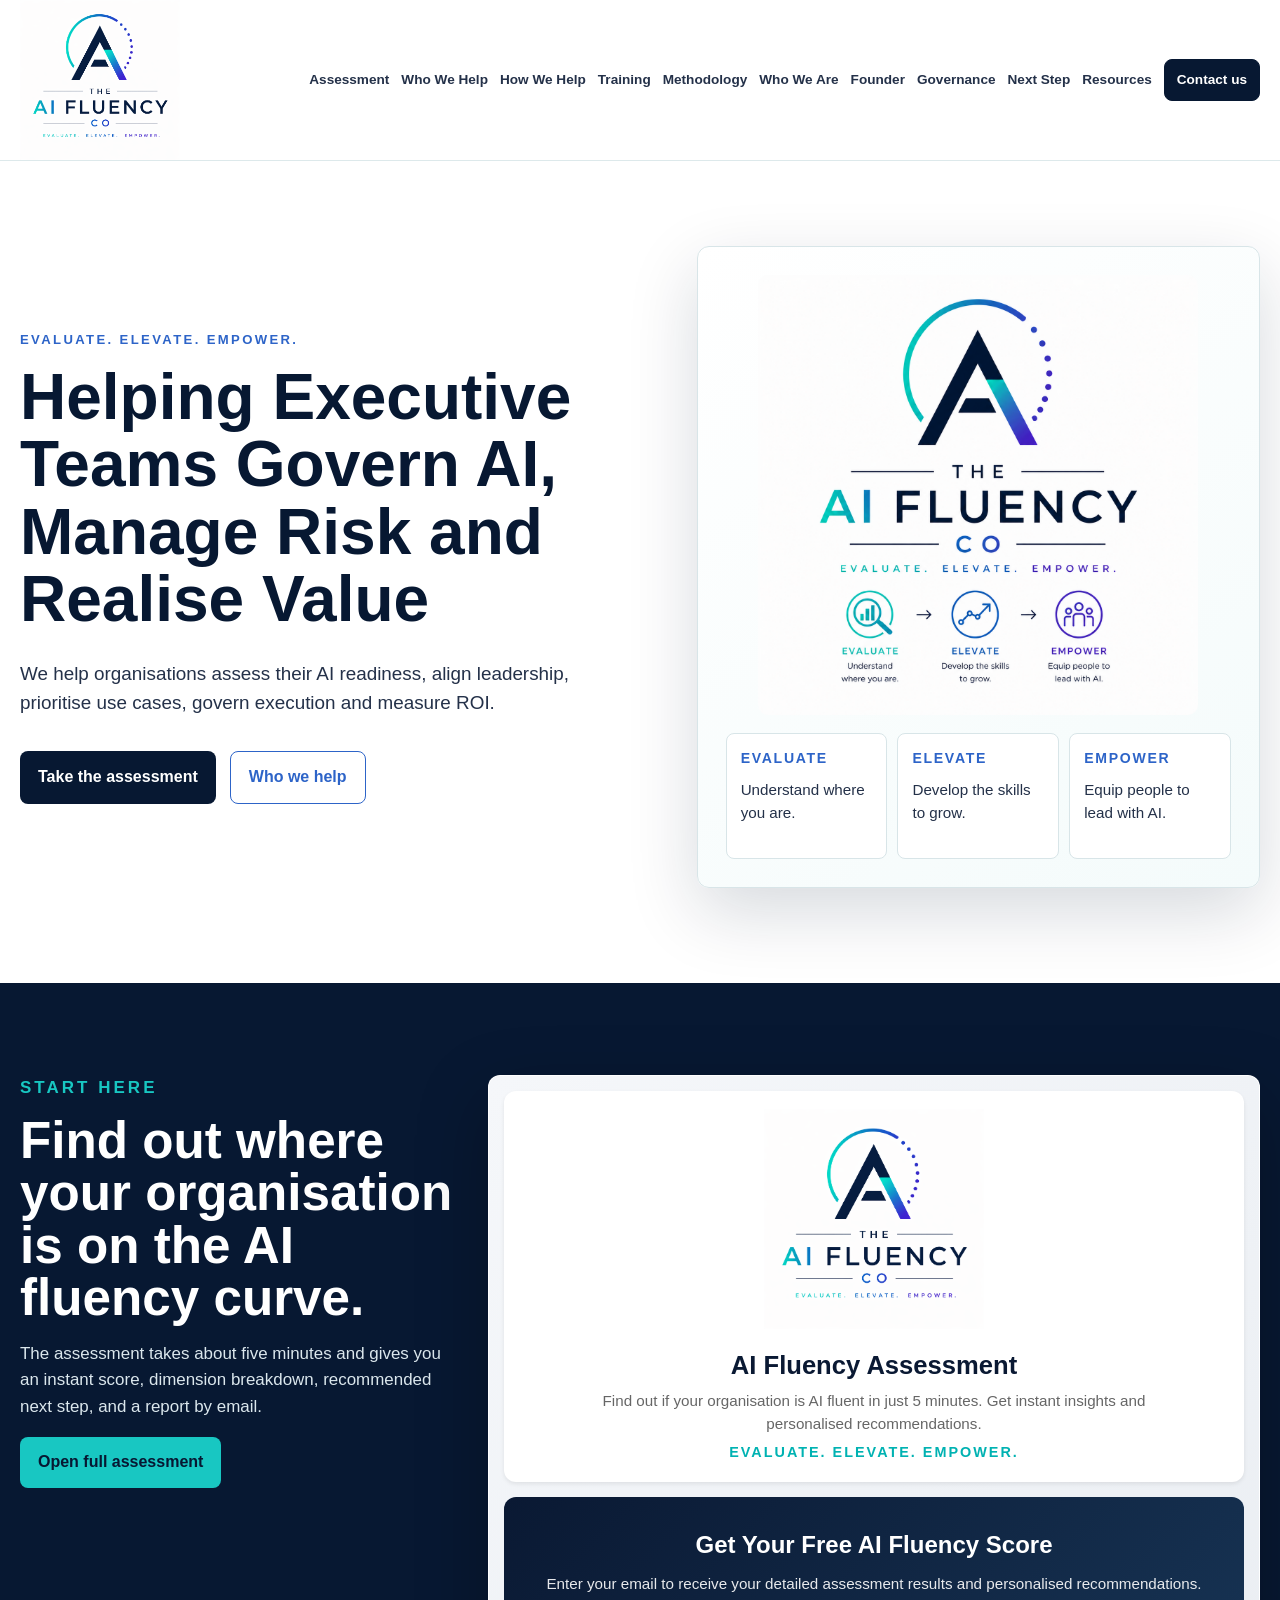
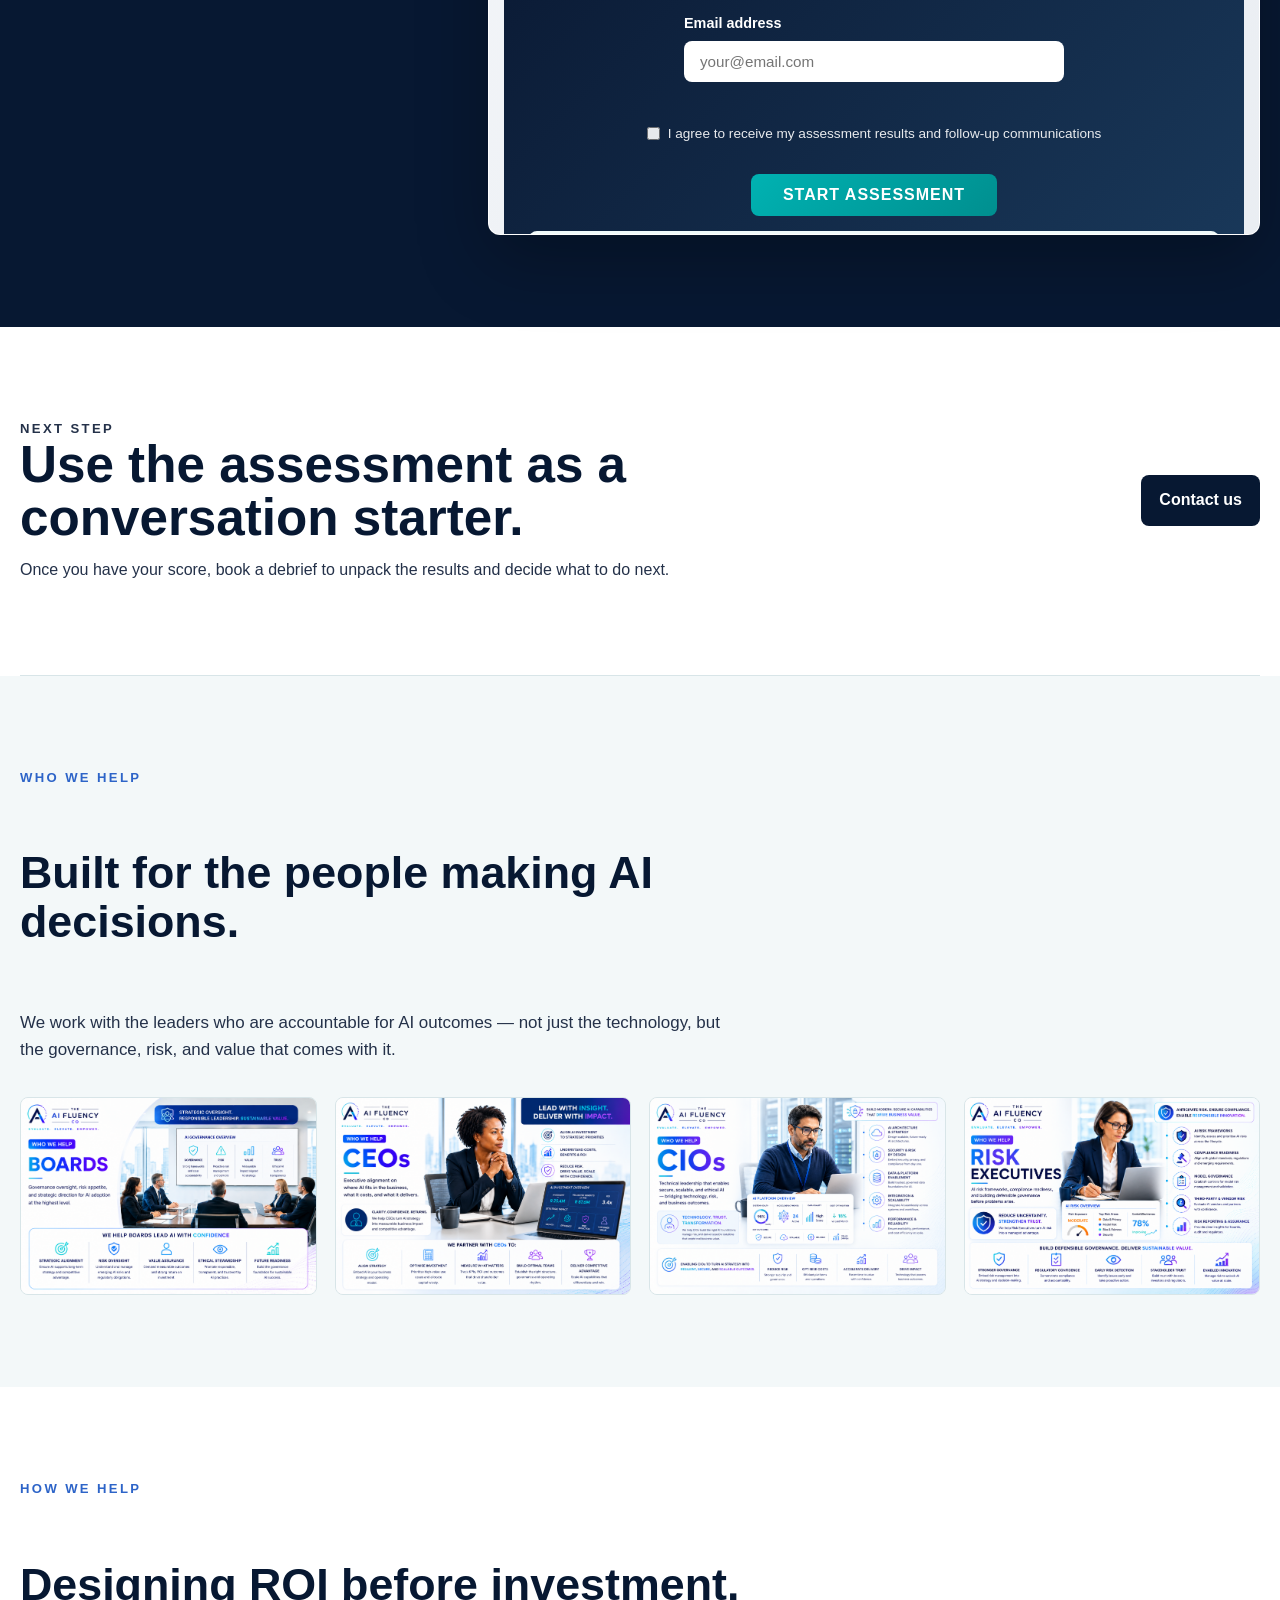
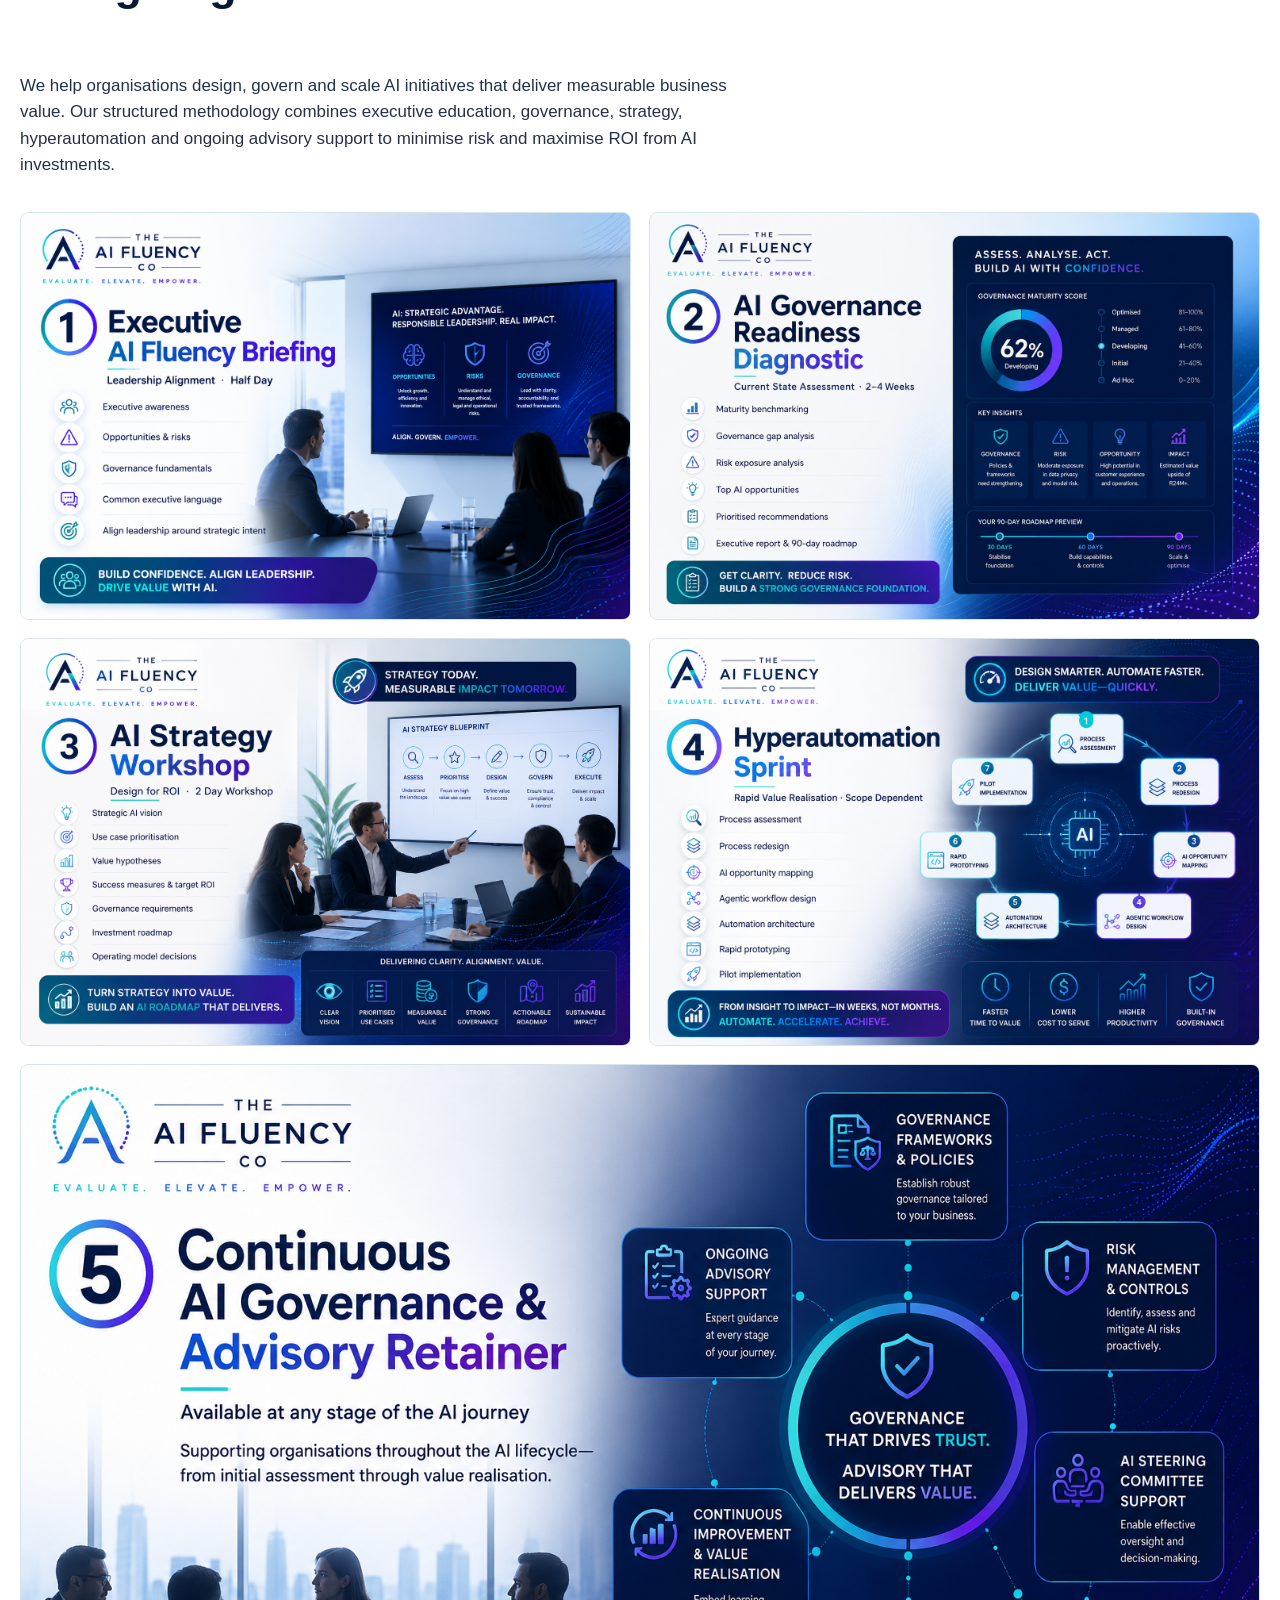
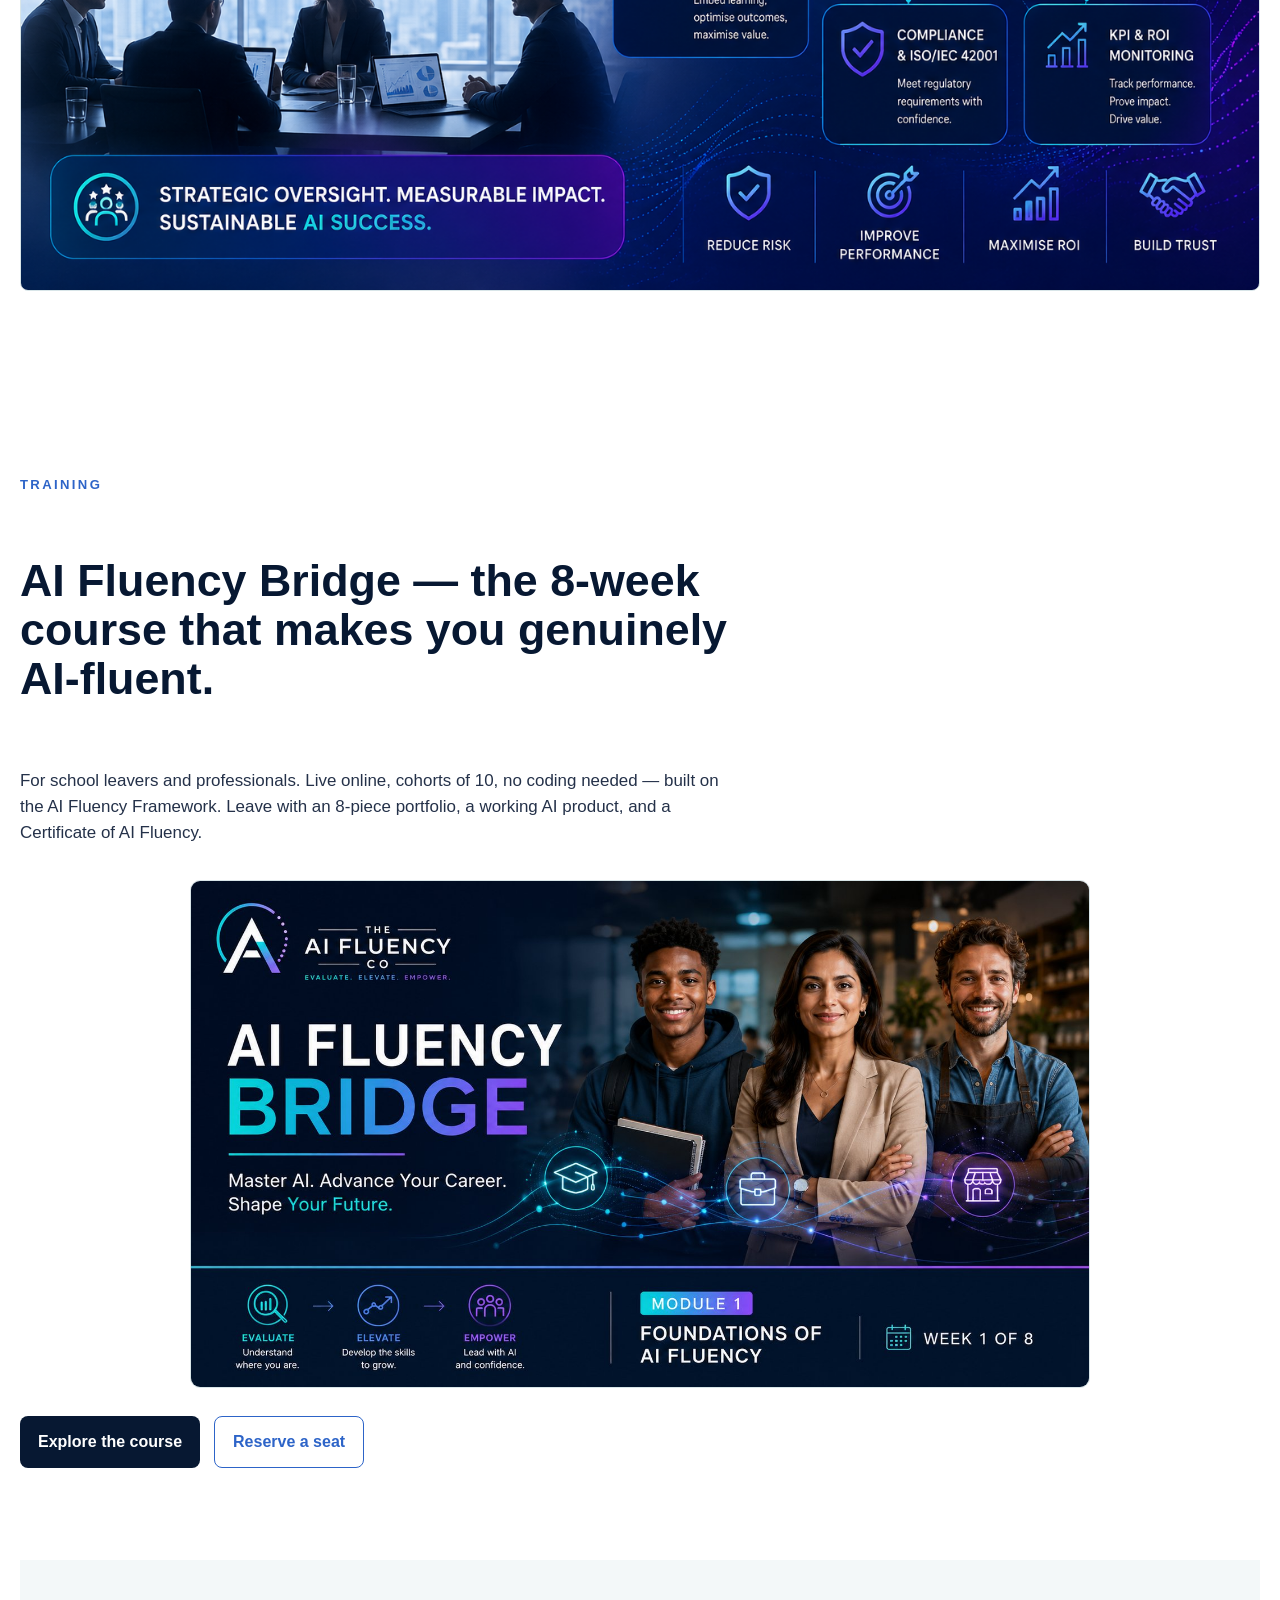
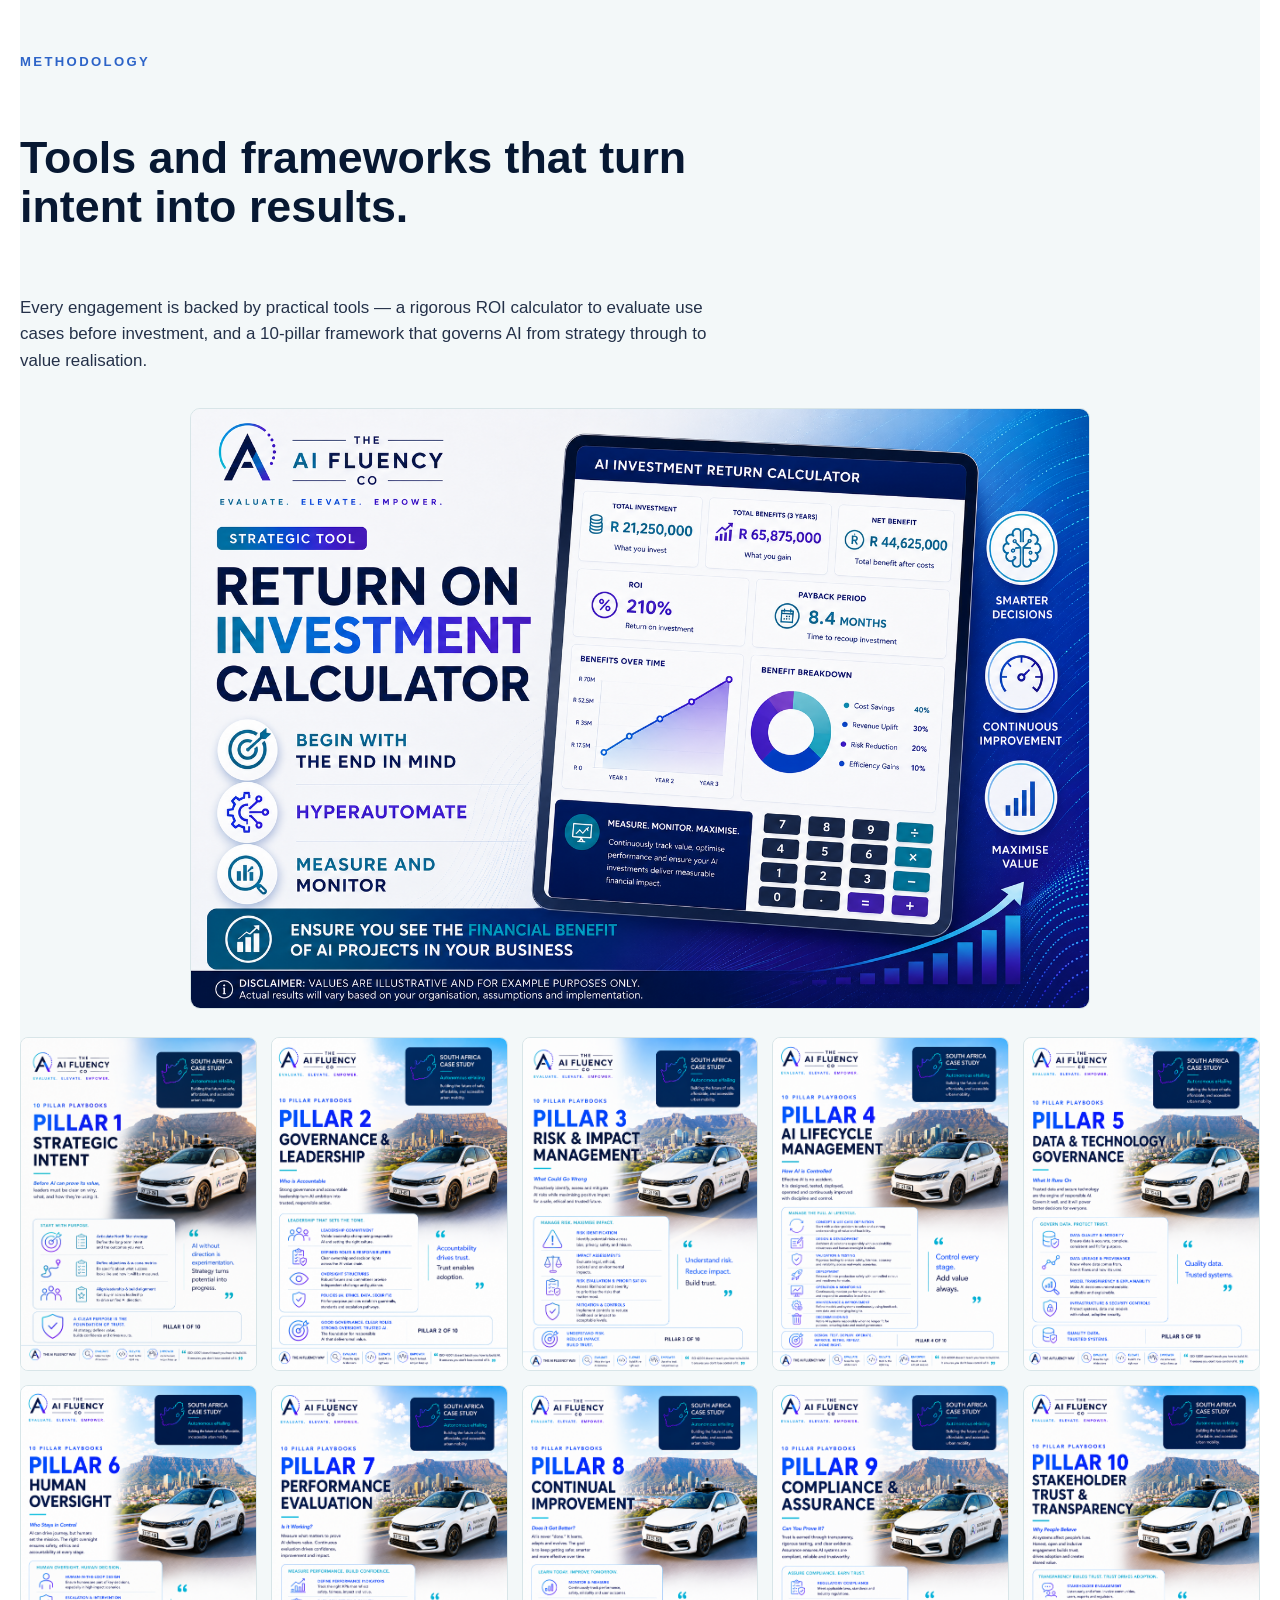
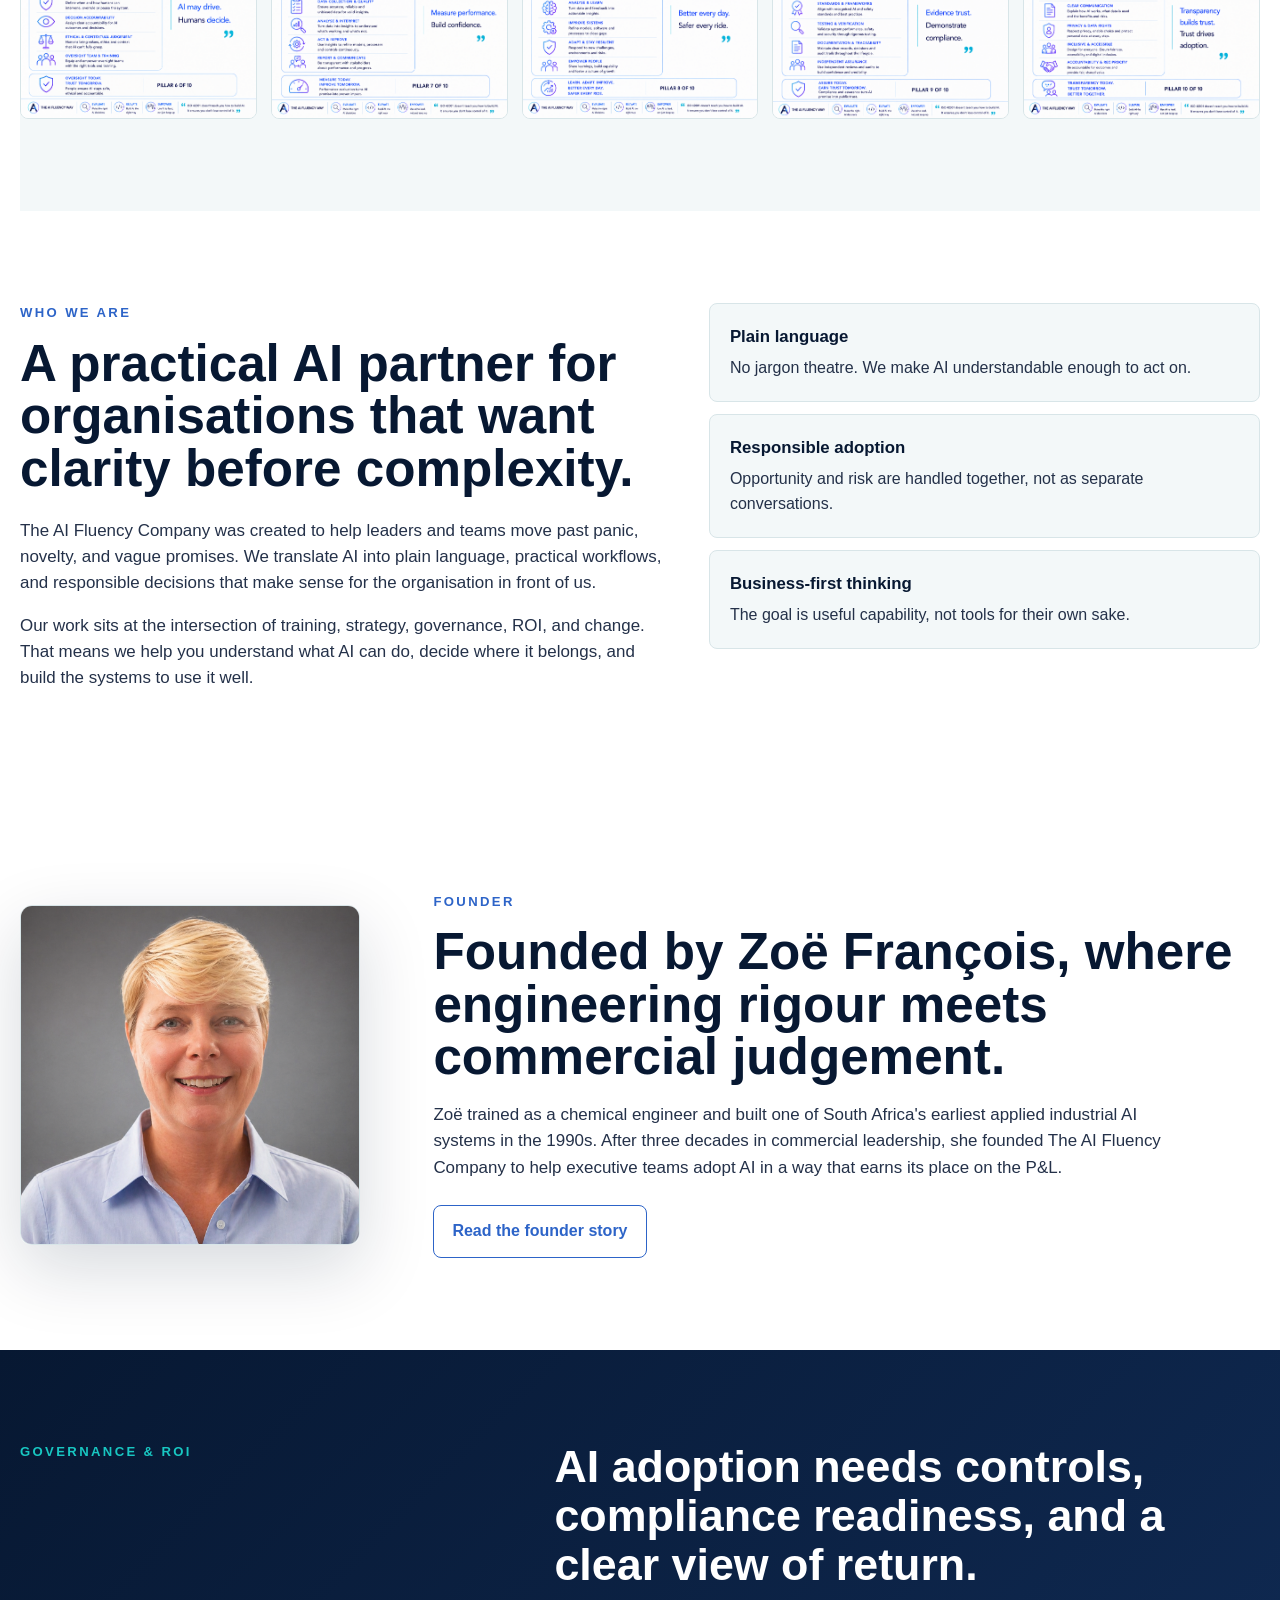
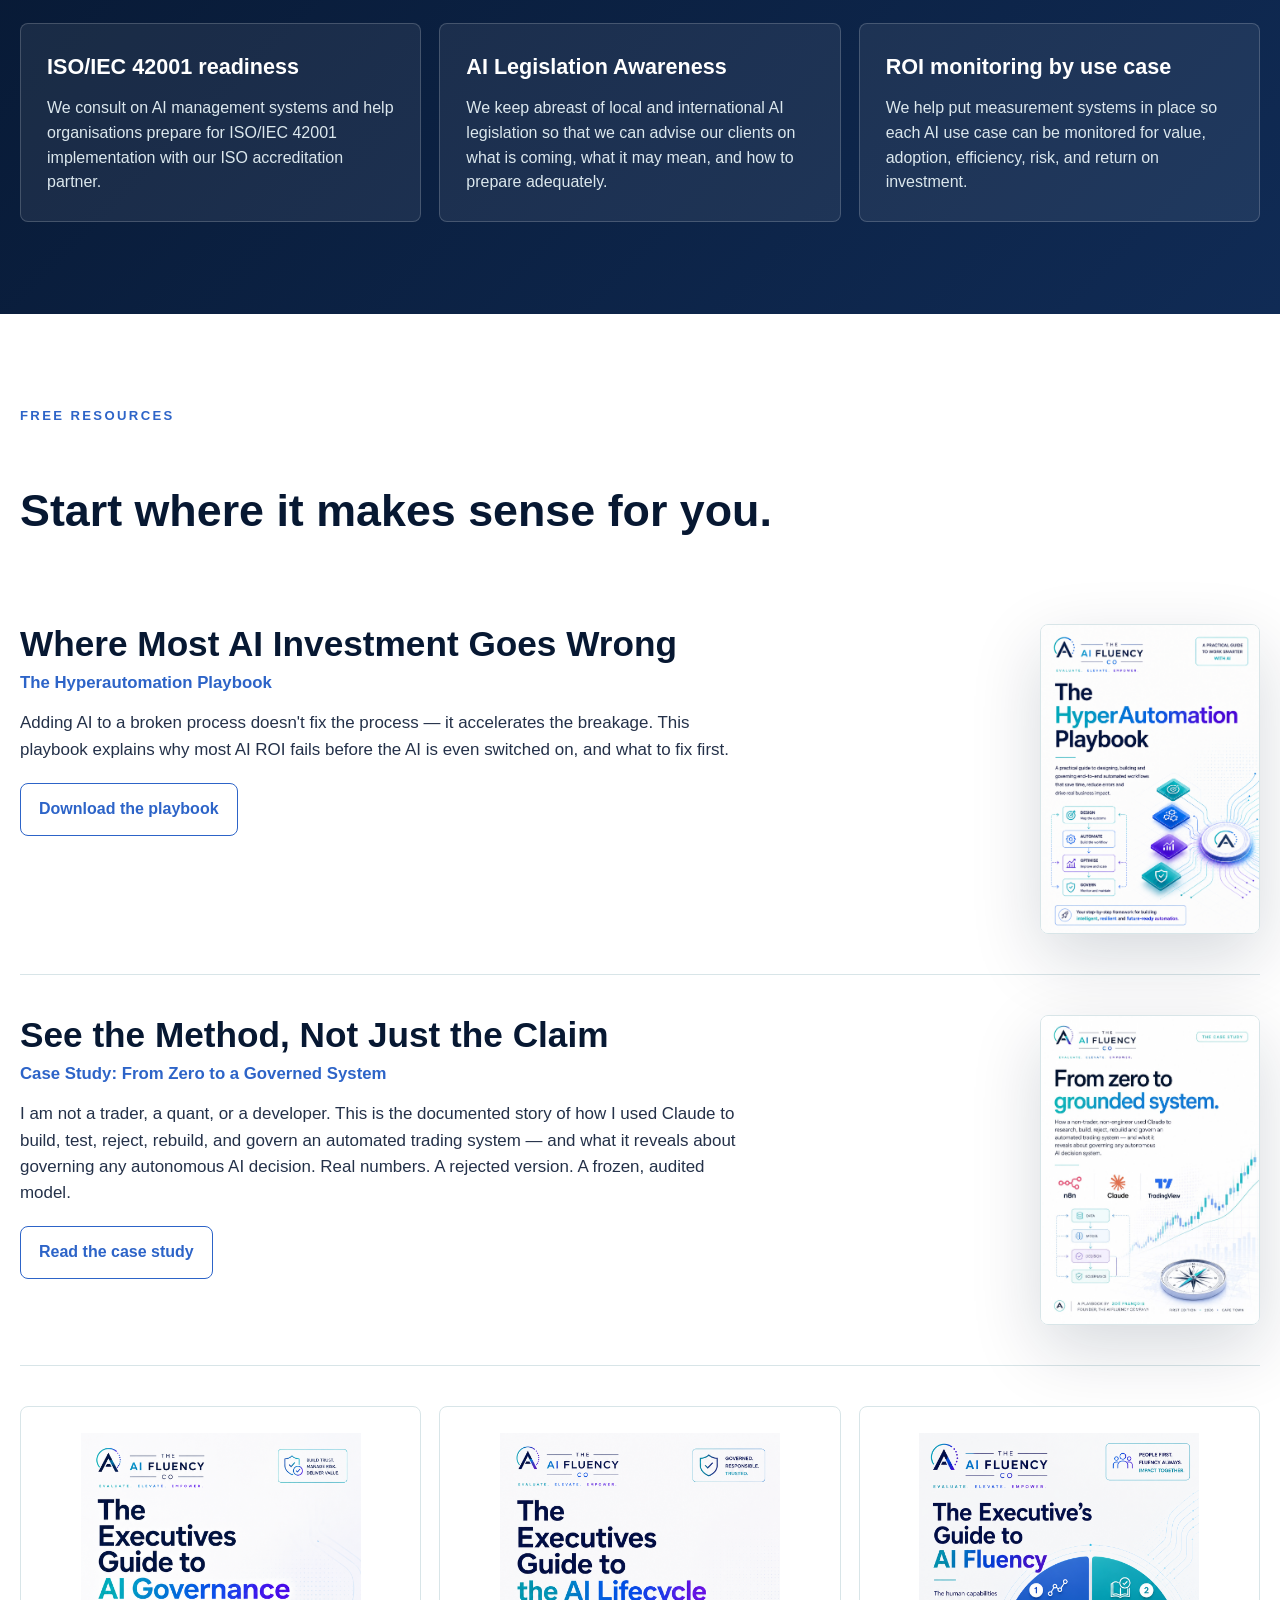
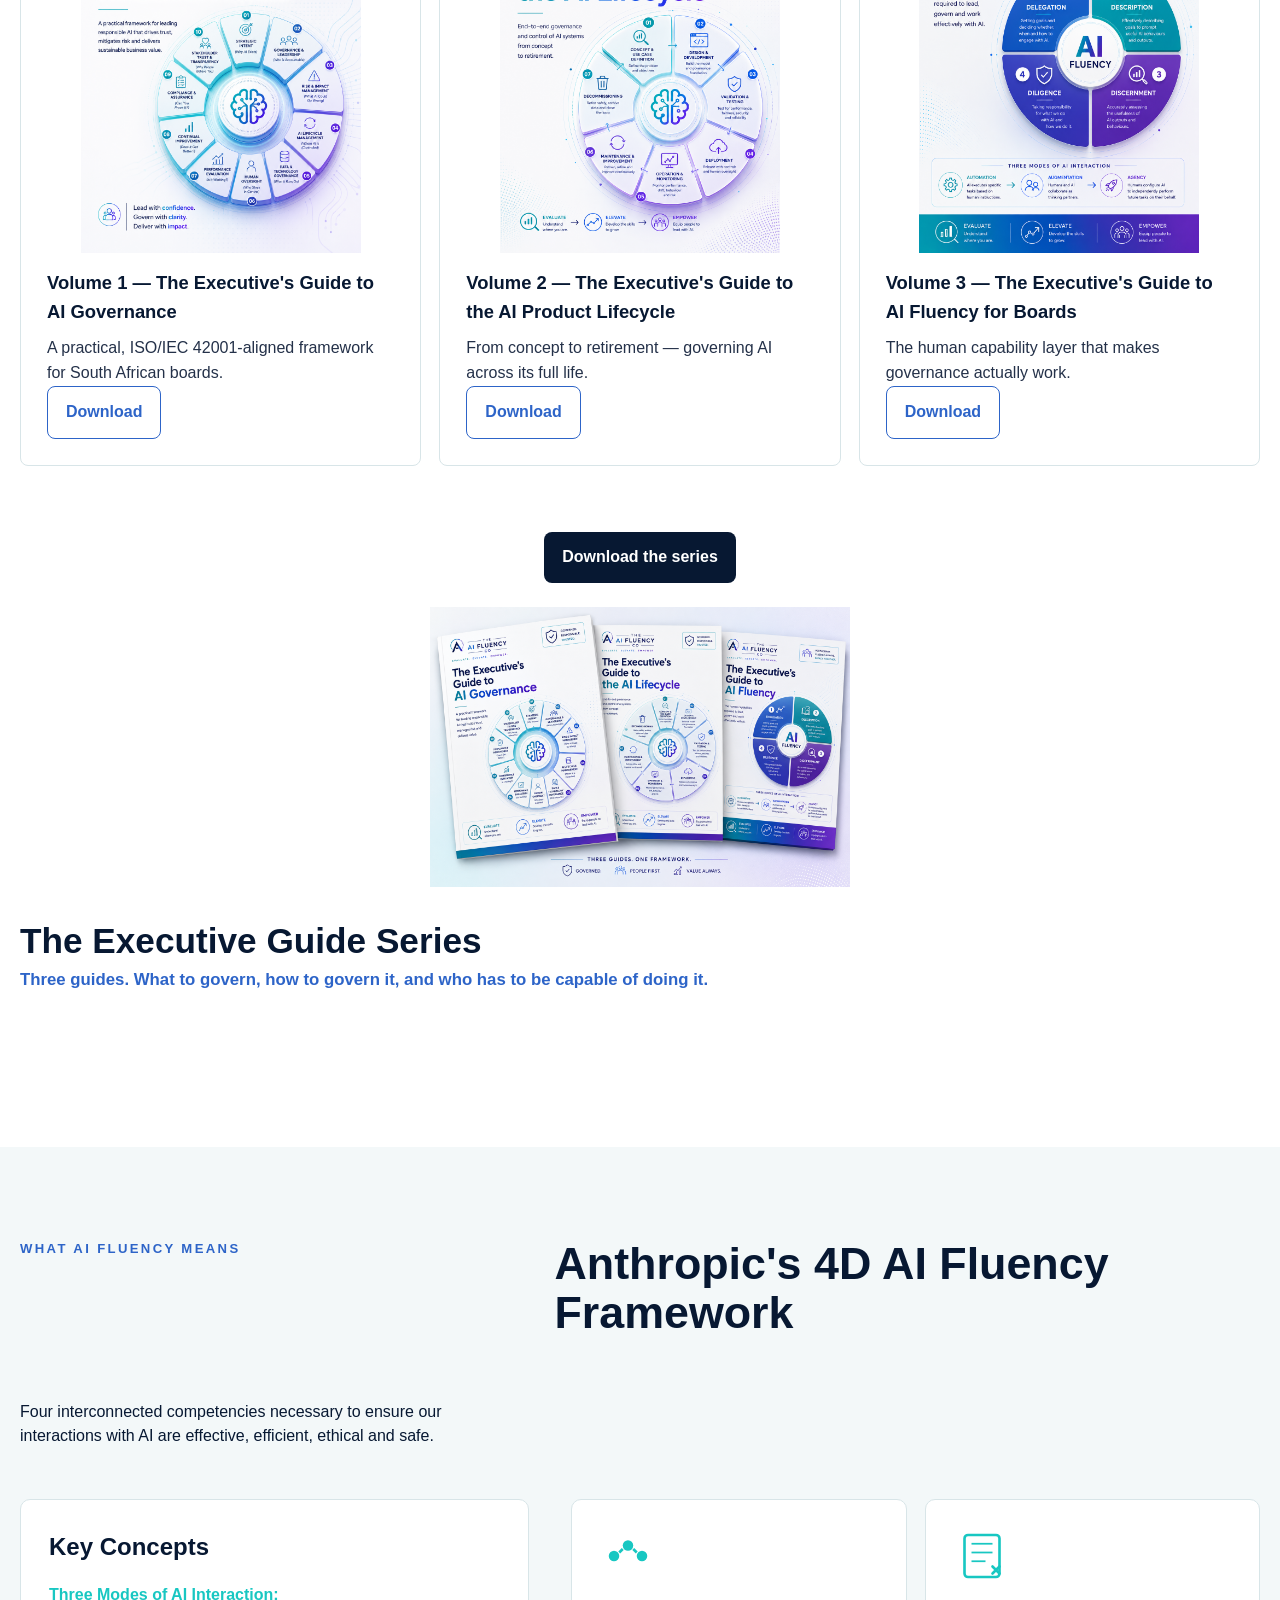
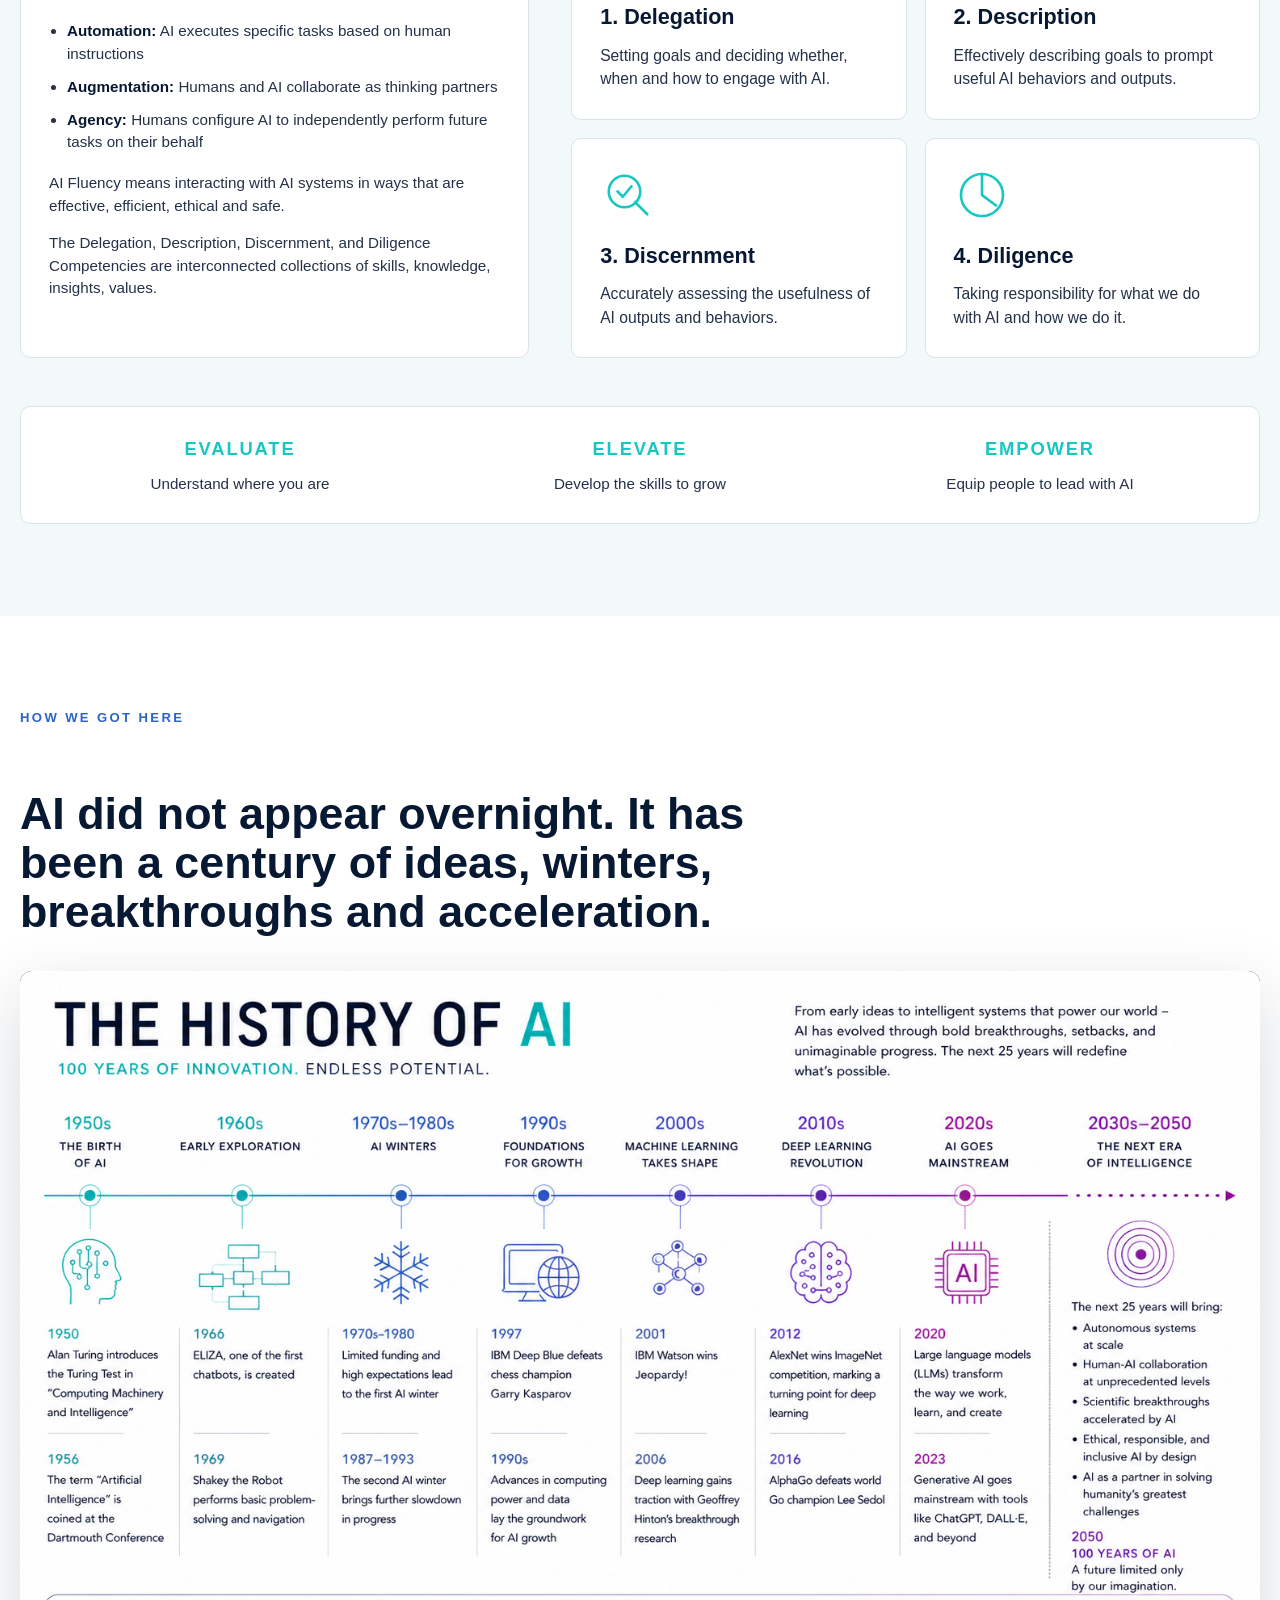
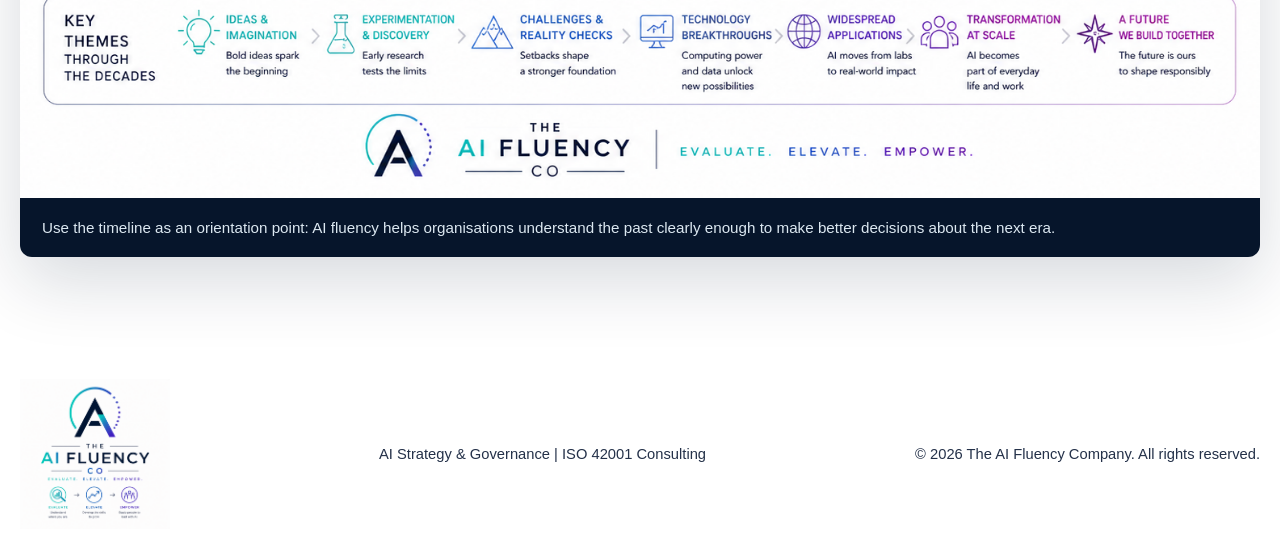
<file: index.html>
<!DOCTYPE html>
<html lang="en">
<head>
  <meta charset="UTF-8">
  <meta name="viewport" content="width=device-width, initial-scale=1.0">
  <meta name="google-site-verification" content="google36e831787e5a8e1b">
  <title>AI Fluency Training &amp; Governance for South African Businesses | The AI Fluency Company</title>
  <meta name="description" content="Practical AI fluency training, governance & ISO 42001 readiness for South African executive teams. Move from AI hype to measurable business value.">
  <link rel="canonical" href="https://theaifluencyco.com/">
  <meta property="og:title" content="AI Fluency Training &amp; Governance for South African Businesses">
  <meta property="og:description" content="Practical AI fluency training, governance & ISO 42001 readiness for South African executive teams.">
  <meta property="og:type" content="website">
  <meta property="og:url" content="https://theaifluencyco.com/">
  <meta property="og:image" content="https://theaifluencyco.com/images/og-image.jpg">
  <meta property="og:site_name" content="The AI Fluency Company">
  <meta property="og:locale" content="en_ZA">
  <meta name="twitter:card" content="summary_large_image">
  <meta name="twitter:title" content="AI Fluency Training &amp; Governance for South African Businesses">
  <meta name="twitter:description" content="Practical AI fluency training, governance & ISO 42001 readiness for South African executive teams.">
  <meta name="twitter:image" content="https://theaifluencyco.com/images/og-image.jpg">
  <meta name="geo.region" content="ZA-WC">
  <meta name="geo.placename" content="Cape Town">
  <meta name="geo.position" content="-33.9249;18.4241">
  <meta name="ICBM" content="-33.9249, 18.4241">

  <!-- Favicon -->
  <link rel="icon" type="image/x-icon" href="/favicon.ico">
  <link rel="icon" type="image/png" sizes="16x16" href="/favicon-16x16.png">
  <link rel="icon" type="image/png" sizes="32x32" href="/favicon-32x32.png">
  <link rel="icon" type="image/png" sizes="48x48" href="/favicon-48x48.png">
  <link rel="apple-touch-icon" sizes="180x180" href="/apple-touch-icon.png">
  <link rel="icon" type="image/png" sizes="192x192" href="/android-chrome-192x192.png">
  <link rel="icon" type="image/png" sizes="512x512" href="/android-chrome-512x512.png">
  <link rel="manifest" href="/site.webmanifest">
  <meta name="msapplication-TileColor" content="#0A2540">
  <meta name="msapplication-TileImage" content="/mstile-150x150.png">
  <meta name="theme-color" content="#0A2540">

  <script type="application/ld+json">
  {
    "@context": "https://schema.org",
    "@type": "Organization",
    "name": "The AI Fluency Company",
    "url": "https://theaifluencyco.com",
    "logo": "https://theaifluencyco.com/assets/ai-fluency-logo-standard.png",
    "founder": {
      "@type": "Person",
      "name": "Zoë François"
    },
    "description": "Practical AI fluency training and governance for South African executive teams.",
    "areaServed": {
      "@type": "Country",
      "name": "South Africa"
    },
    "sameAs": [
      "https://www.linkedin.com/in/zoefrancois"
    ]
  }
  </script>
  <script type="application/ld+json">
  {
    "@context": "https://schema.org",
    "@type": "WebSite",
    "url": "https://theaifluencyco.com/",
    "potentialAction": {
      "@type": "SearchAction",
      "target": {
        "@type": "EntryPoint",
        "urlTemplate": "https://theaifluencyco.com/?search={search_term_string}"
      },
      "query-input": "required name=search_term_string"
    }
  }
  </script>
  <link rel="stylesheet" href="styles.css?v=2">
</head>
<body>
  <header class="site-header" id="top">
    <nav class="nav" aria-label="Primary navigation">
      <a class="brand" href="#top" aria-label="The AI Fluency Company home">
        <img src="assets/ai-fluency-logo-standard.png" alt="The AI Fluency Company">
      </a>
      <button class="nav-toggle" type="button" aria-label="Open navigation" aria-expanded="false">
        <span></span>
        <span></span>
        <span></span>
      </button>
      <div class="nav-links">
        <a href="#assessment">Assessment</a>
        <a href="#who-we-help">Who We Help</a>
        <a href="#work">How We Help</a>
        <a href="#training">Training</a>
        <a href="#methodology">Methodology</a>
        <a href="#about">Who We Are</a>
        <a href="#founder">Founder</a>
        <a href="#governance">Governance</a>
        <a href="#contact">Next Step</a>
        <a href="#guides">Resources</a>
        <a class="nav-cta" href="contact.html">Contact us</a>
      </div>
    </nav>
  </header>

  <main>
    <!-- 1. HERO -->
    <section class="hero" aria-labelledby="hero-title">
      <div class="hero-copy">
        <p class="eyebrow">Evaluate. Elevate. Empower.</p>
        <h1 id="hero-title">Helping Executive Teams Govern AI, Manage Risk and Realise Value</h1>
        <p class="hero-intro">We help organisations assess their AI readiness, align leadership, prioritise use cases, govern execution and measure ROI.</p>
        <div class="hero-actions">
          <a class="button primary" href="#assessment">Take the assessment</a>
          <a class="button secondary" href="#who-we-help">Who we help</a>
        </div>
      </div>
      <div class="hero-panel" aria-label="AI Fluency framework">
        <img src="assets/ai-fluency-logo-full.png" alt="The AI Fluency Company framework: evaluate, understand, elevate, empower">
        <div class="signal-grid">
          <div>
            <strong>Evaluate</strong>
            <span>Understand where you are.</span>
          </div>
          <div>
            <strong>Elevate</strong>
            <span>Develop the skills to grow.</span>
          </div>
          <div>
            <strong>Empower</strong>
            <span>Equip people to lead with AI.</span>
          </div>
        </div>
      </div>
    </section>

    <!-- 2. ASSESSMENT -->
    <section class="section assessment" id="assessment" aria-labelledby="assessment-title">
      <div class="assessment-copy">
        <p class="eyebrow">Start here</p>
        <h2 id="assessment-title">Find out where your organisation is on the AI fluency curve.</h2>
        <p>The assessment takes about five minutes and gives you an instant score, dimension breakdown, recommended next step, and a report by email.</p>
        <a class="button primary" href="ai-fluency-assessment.html">Open full assessment</a>
      </div>
      <div class="assessment-frame">
        <iframe src="ai-fluency-assessment.html" title="AI Fluency Assessment"></iframe>
      </div>
    </section>

    <!-- 3. CONTACT / NEXT STEP -->
    <section class="section contact" id="contact" aria-labelledby="contact-title">
      <div>
        <p class="eyebrow">Next step</p>
        <h2 id="contact-title">Use the assessment as a conversation starter.</h2>
        <p>Once you have your score, book a debrief to unpack the results and decide what to do next.</p>
      </div>
      <a class="button primary" href="contact.html">Contact us</a>
    </section>

    <!-- 4. WHO WE HELP -->
    <section class="section who-we-help" id="who-we-help" aria-labelledby="who-we-help-title">
      <div class="section-heading compact">
        <p class="eyebrow">Who we help</p>
        <h2 id="who-we-help-title">Built for the people making AI decisions.</h2>
        <p>We work with the leaders who are accountable for AI outcomes — not just the technology, but the governance, risk, and value that comes with it.</p>
      </div>
      <div class="audience-grid audience-grid-images">
        <a href="contact.html?from=Boards" class="audience-image-card" aria-label="Boards">
          <img src="assets/Boards.png" alt="Boards — Governance oversight, risk appetite, and strategic direction for AI adoption">
        </a>
        <a href="contact.html?from=CEOs" class="audience-image-card" aria-label="CEOs">
          <img src="assets/CEO.png" alt="CEOs — Executive alignment on where AI fits, what it costs, and what it delivers">
        </a>
        <a href="contact.html?from=CIOs" class="audience-image-card" aria-label="CIOs">
          <img src="assets/CIO.png" alt="CIOs — Technical leadership, architecture decisions, and bridging capability to business need">
        </a>
        <a href="contact.html?from=Risk%20Executives" class="audience-image-card" aria-label="Risk Executives">
          <img src="assets/CRO.png" alt="Risk Executives — AI risk frameworks, compliance readiness, and building defensible governance">
        </a>
      </div>
    </section>

    <!-- 5. HOW WE HELP -->
    <section class="section" id="work" aria-labelledby="work-title">
      <div class="section-heading compact">
        <p class="eyebrow">How we help</p>
        <h2 id="work-title">Designing ROI before investment.</h2>
        <p>We help organisations design, govern and scale AI initiatives that deliver measurable business value. Our structured methodology combines executive education, governance, strategy, hyperautomation and ongoing advisory support to minimise risk and maximise ROI from AI investments.</p>
      </div>
      <div class="work-grid work-grid-images">
        <a href="contact.html?from=Executive%20AI%20Fluency%20Briefing" class="work-image-card" aria-label="Executive AI Fluency Briefing">
          <img src="assets/Offer%201.png" alt="Executive AI Fluency Briefing — Leadership Alignment, Half Day">
        </a>
        <a href="contact.html?from=AI%20Governance%20Readiness%20Diagnostic" class="work-image-card" aria-label="AI Governance Readiness Diagnostic">
          <img src="assets/Offer%202.png" alt="AI Governance Readiness Diagnostic — Current State Assessment, 2–4 Weeks">
        </a>
        <a href="contact.html?from=AI%20Strategy%20Workshop" class="work-image-card" aria-label="AI Strategy Workshop">
          <img src="assets/Offer%203.png" alt="AI Strategy Workshop — Design for ROI, 2 Day Workshop">
        </a>
        <a href="contact.html?from=Hyperautomation%20Sprint" class="work-image-card" aria-label="Hyperautomation Sprint">
          <img src="assets/Offer%204.png" alt="Hyperautomation Sprint — Rapid Value Realisation">
        </a>
        <a href="contact.html?from=Continuous%20AI%20Governance%20%26%20Advisory%20Retainer" class="work-image-card work-image-card-wide" aria-label="Continuous AI Governance and Advisory Retainer">
          <img src="assets/Offer%205.png" alt="Continuous AI Governance and Advisory Retainer — Available at any stage of the AI journey">
        </a>
      </div>
    </section>

    <!-- 5b. TRAINING -->
    <section class="section" id="training" aria-labelledby="training-title">
      <div class="section-heading compact">
        <p class="eyebrow">Training</p>
        <h2 id="training-title">AI Fluency Bridge — the 8-week course that makes you genuinely AI-fluent.</h2>
        <p>For school leavers and professionals. Live online, cohorts of 10, no coding needed — built on the AI Fluency Framework. Leave with an 8-piece portfolio, a working AI product, and a Certificate of AI Fluency.</p>
      </div>
      <div class="methodology-roi">
        <a href="ai-fluency-bridge.html" class="roi-card" aria-label="AI Fluency Bridge course">
          <img src="assets/Bridge%20Hero.jpg" alt="AI Fluency Bridge — Master AI. Advance Your Career. Shape Your Future. 8-week course, Module 1: Foundations of AI Fluency">
        </a>
      </div>
      <div class="hero-actions" style="margin-top:1.5rem;">
        <a class="button primary" href="ai-fluency-bridge.html">Explore the course</a>
        <a class="button secondary" href="contact.html?from=AI%20Fluency%20Bridge">Reserve a seat</a>
      </div>
    </section>

    <!-- 6. METHODOLOGY -->
    <section class="section methodology" id="methodology" aria-labelledby="methodology-title">
      <div class="section-heading compact">
        <p class="eyebrow">Methodology</p>
        <h2 id="methodology-title">Tools and frameworks that turn intent into results.</h2>
        <p>Every engagement is backed by practical tools — a rigorous ROI calculator to evaluate use cases before investment, and a 10-pillar framework that governs AI from strategy through to value realisation.</p>
      </div>

      <!-- ROI Calculator -->
      <div class="methodology-roi">
        <a href="contact.html?from=AI%20Use%20Case%20ROI%20Calculator" class="roi-card" aria-label="AI Use Case ROI Calculator">
          <img src="assets/ROI%20Calc.png" alt="AI Use Case ROI Calculator — Evaluate and prioritise AI investments with rigour before committing resources">
        </a>
      </div>

      <!-- 10 Pillars -->
      <div class="pillar-grid">
        <a href="contact.html?from=Pillar%201" class="pillar-card" aria-label="Pillar 1">
          <img src="assets/Pillar%201.png" alt="Pillar 1">
        </a>
        <a href="contact.html?from=Pillar%202" class="pillar-card" aria-label="Pillar 2">
          <img src="assets/Pillar%202.png" alt="Pillar 2">
        </a>
        <a href="contact.html?from=Pillar%203" class="pillar-card" aria-label="Pillar 3">
          <img src="assets/Pillar%203.png" alt="Pillar 3">
        </a>
        <a href="contact.html?from=Pillar%204" class="pillar-card" aria-label="Pillar 4">
          <img src="assets/Pillar%204.png" alt="Pillar 4">
        </a>
        <a href="contact.html?from=Pillar%205" class="pillar-card" aria-label="Pillar 5">
          <img src="assets/Pillar%205.png" alt="Pillar 5">
        </a>
        <a href="contact.html?from=Pillar%206" class="pillar-card" aria-label="Pillar 6">
          <img src="assets/Pillar%206.png" alt="Pillar 6">
        </a>
        <a href="contact.html?from=Pillar%207" class="pillar-card" aria-label="Pillar 7">
          <img src="assets/Pillar%207.png" alt="Pillar 7">
        </a>
        <a href="contact.html?from=Pillar%208" class="pillar-card" aria-label="Pillar 8">
          <img src="assets/Pillar%208.png" alt="Pillar 8">
        </a>
        <a href="contact.html?from=Pillar%209" class="pillar-card" aria-label="Pillar 9">
          <img src="assets/Pillar%209.png" alt="Pillar 9">
        </a>
        <a href="contact.html?from=Pillar%2010" class="pillar-card" aria-label="Pillar 10">
          <img src="assets/Pillar%2010.png" alt="Pillar 10">
        </a>
      </div>
    </section>

    <!-- 7. WHO WE ARE -->
    <section class="section about" id="about" aria-labelledby="about-title">
      <div class="about-copy">
        <p class="eyebrow">Who we are</p>
        <h2 id="about-title">A practical AI partner for organisations that want clarity before complexity.</h2>
        <p>The AI Fluency Company was created to help leaders and teams move past panic, novelty, and vague promises. We translate AI into plain language, practical workflows, and responsible decisions that make sense for the organisation in front of us.</p>
        <p>Our work sits at the intersection of training, strategy, governance, ROI, and change. That means we help you understand what AI can do, decide where it belongs, and build the systems to use it well.</p>
      </div>
      <div class="about-points" aria-label="What makes The AI Fluency Company different">
        <div>
          <strong>Plain language</strong>
          <span>No jargon theatre. We make AI understandable enough to act on.</span>
        </div>
        <div>
          <strong>Responsible adoption</strong>
          <span>Opportunity and risk are handled together, not as separate conversations.</span>
        </div>
        <div>
          <strong>Business-first thinking</strong>
          <span>The goal is useful capability, not tools for their own sake.</span>
        </div>
      </div>
    </section>

    <!-- 8. FOUNDER -->
    <section class="section founder-preview" id="founder" aria-labelledby="founder-preview-title">
      <div class="founder-preview-photo">
        <img src="assets/zoe-headshot.png" alt="Zoë François, founder of The AI Fluency Company">
      </div>
      <div class="founder-preview-copy">
        <p class="eyebrow">Founder</p>
        <h2 id="founder-preview-title">Founded by Zoë François, where engineering rigour meets commercial judgement.</h2>
        <p>Zoë trained as a chemical engineer and built one of South Africa's earliest applied industrial AI systems in the 1990s. After three decades in commercial leadership, she founded The AI Fluency Company to help executive teams adopt AI in a way that earns its place on the P&amp;L.</p>
        <a class="button secondary" href="founder.html">Read the founder story</a>
      </div>
    </section>

    <!-- 9. GOVERNANCE -->
    <section class="section governance" id="governance" aria-labelledby="governance-title">
      <div class="section-heading">
        <p class="eyebrow">Governance &amp; ROI</p>
        <h2 id="governance-title">AI adoption needs controls, compliance readiness, and a clear view of return.</h2>
      </div>
      <div class="governance-grid">
        <article>
          <h3>ISO/IEC 42001 readiness</h3>
          <p>We consult on AI management systems and help organisations prepare for ISO/IEC 42001 implementation with our ISO accreditation partner.</p>
        </article>
        <article>
          <h3>AI Legislation Awareness</h3>
          <p>We keep abreast of local and international AI legislation so that we can advise our clients on what is coming, what it may mean, and how to prepare adequately.</p>
        </article>
        <article>
          <h3>ROI monitoring by use case</h3>
          <p>We help put measurement systems in place so each AI use case can be monitored for value, adoption, efficiency, risk, and return on investment.</p>
        </article>
      </div>
    </section>

    <!-- 10. FREE RESOURCES -->
    <section class="section resources" id="guides" aria-labelledby="guides-title">
      <div class="section-heading compact">
        <p class="eyebrow">Free Resources</p>
        <h2 id="guides-title">Start where it makes sense for you.</h2>
      </div>

      <div class="resource-item">
        <div class="resource-text">
          <h3>Where Most AI Investment Goes Wrong</h3>
          <p class="resource-subtitle">The Hyperautomation Playbook</p>
          <p>Adding AI to a broken process doesn't fix the process — it accelerates the breakage. This playbook explains why most AI ROI fails before the AI is even switched on, and what to fix first.</p>
          <a class="button secondary" href="hyperautomation-playbook.html">Download the playbook</a>
        </div>
        <div class="resource-image">
          <img src="assets/Hyper%20Playbook.png" alt="The Hyperautomation Playbook cover" class="playbook-thumb">
        </div>
      </div>

      <div class="resource-item">
        <div class="resource-text">
          <h3>See the Method, Not Just the Claim</h3>
          <p class="resource-subtitle">Case Study: From Zero to a Governed System</p>
          <p>I am not a trader, a quant, or a developer. This is the documented story of how I used Claude to build, test, reject, rebuild, and govern an automated trading system — and what it reveals about governing any autonomous AI decision. Real numbers. A rejected version. A frozen, audited model.</p>
          <a class="button secondary" href="case-study.html">Read the case study</a>
        </div>
        <div class="resource-image">
          <img src="assets/Case%20Study.jpeg" alt="From Zero to a Governed System case study cover" class="playbook-thumb">
        </div>
      </div>

      <div class="resource-item resource-series">
        <div class="resource-text">
          <h3>The Executive Guide Series</h3>
          <p class="resource-subtitle">Three guides. What to govern, how to govern it, and who has to be capable of doing it.</p>
        </div>
        <div class="series-grid">
          <article class="work-card">
            <img src="assets/Governance.png" alt="The Executive's Guide to AI Governance cover" class="playbook-thumb">
            <h4>Volume 1 — The Executive's Guide to AI Governance</h4>
            <p>A practical, ISO/IEC 42001-aligned framework for South African boards.</p>
            <a class="button secondary" href="governance-guide.html">Download</a>
          </article>
          <article class="work-card">
            <img src="assets/Lifecycle.png" alt="The Executive's Guide to the AI Product Lifecycle cover" class="playbook-thumb">
            <h4>Volume 2 — The Executive's Guide to the AI Product Lifecycle</h4>
            <p>From concept to retirement — governing AI across its full life.</p>
            <a class="button secondary" href="lifecycle-guide.html">Download</a>
          </article>
          <article class="work-card">
            <img src="assets/Fluency.png" alt="The Executive's Guide to AI Fluency for Boards cover" class="playbook-thumb">
            <h4>Volume 3 — The Executive's Guide to AI Fluency for Boards</h4>
            <p>The human capability layer that makes governance actually work.</p>
            <a class="button secondary" href="ai-fluency-guide.html">Download</a>
          </article>
        </div>
        <div class="series-cta-row">
          <a class="button primary series-cta" href="executive-guide-series.html">Download the series</a>
          <div class="series-image">
            <img src="assets/Trilogy.png" alt="The Executive Guide Series — three volumes" class="playbook-thumb">
          </div>
        </div>
      </div>
    </section>

    <!-- 11. AI FLUENCY FRAMEWORK -->
    <section class="section band" id="fluency" aria-labelledby="fluency-title">
      <div class="section-heading">
        <p class="eyebrow">What AI fluency means</p>
        <h2 id="fluency-title">Anthropic's 4D AI Fluency Framework</h2>
        <p>Four interconnected competencies necessary to ensure our interactions with AI are effective, efficient, ethical and safe.</p>
      </div>
      <div class="fluency-framework">
        <aside class="fluency-concepts">
          <h3>Key Concepts</h3>
          <h4>Three Modes of AI Interaction:</h4>
          <ul>
            <li><strong>Automation:</strong> AI executes specific tasks based on human instructions</li>
            <li><strong>Augmentation:</strong> Humans and AI collaborate as thinking partners</li>
            <li><strong>Agency:</strong> Humans configure AI to independently perform future tasks on their behalf</li>
          </ul>
          <p>AI Fluency means interacting with AI systems in ways that are effective, efficient, ethical and safe.</p>
          <p>The Delegation, Description, Discernment, and Diligence Competencies are interconnected collections of skills, knowledge, insights, values.</p>
        </aside>
        <div class="fluency-grid">
          <article class="fluency-card">
            <div class="fluency-icon" aria-hidden="true">
              <svg viewBox="0 0 64 64" width="48" height="48"><circle cx="16" cy="32" r="6" fill="currentColor"/><circle cx="32" cy="20" r="6" fill="currentColor"/><circle cx="48" cy="32" r="6" fill="currentColor"/><line x1="22" y1="28" x2="26" y2="24" stroke="currentColor" stroke-width="3"/><line x1="38" y1="24" x2="42" y2="28" stroke="currentColor" stroke-width="3"/></svg>
            </div>
            <h3>1. Delegation</h3>
            <p>Setting goals and deciding whether, when and how to engage with AI.</p>
          </article>
          <article class="fluency-card">
            <div class="fluency-icon" aria-hidden="true">
              <svg viewBox="0 0 64 64" width="48" height="48"><rect x="12" y="8" width="40" height="48" rx="4" fill="none" stroke="currentColor" stroke-width="3"/><line x1="20" y1="18" x2="44" y2="18" stroke="currentColor" stroke-width="2"/><line x1="20" y1="28" x2="44" y2="28" stroke="currentColor" stroke-width="2"/><line x1="20" y1="38" x2="36" y2="38" stroke="currentColor" stroke-width="2"/><path d="M44 44 L52 52 M52 44 L44 52" stroke="currentColor" stroke-width="3" stroke-linecap="round"/></svg>
            </div>
            <h3>2. Description</h3>
            <p>Effectively describing goals to prompt useful AI behaviors and outputs.</p>
          </article>
          <article class="fluency-card">
            <div class="fluency-icon" aria-hidden="true">
              <svg viewBox="0 0 64 64" width="48" height="48"><circle cx="28" cy="28" r="18" fill="none" stroke="currentColor" stroke-width="3"/><line x1="40" y1="40" x2="54" y2="54" stroke="currentColor" stroke-width="3" stroke-linecap="round"/><path d="M20 28 L26 34 L36 22" fill="none" stroke="currentColor" stroke-width="3" stroke-linecap="round" stroke-linejoin="round"/></svg>
            </div>
            <h3>3. Discernment</h3>
            <p>Accurately assessing the usefulness of AI outputs and behaviors.</p>
          </article>
          <article class="fluency-card">
            <div class="fluency-icon" aria-hidden="true">
              <svg viewBox="0 0 64 64" width="48" height="48"><path d="M32 8 L32 32 L48 44" fill="none" stroke="currentColor" stroke-width="3" stroke-linecap="round"/><circle cx="32" cy="32" r="24" fill="none" stroke="currentColor" stroke-width="3"/></svg>
            </div>
            <h3>4. Diligence</h3>
            <p>Taking responsibility for what we do with AI and how we do it.</p>
          </article>
        </div>
      </div>
      <div class="fluency-outcomes">
        <div class="outcome">
          <strong>Evaluate</strong>
          <span>Understand where you are</span>
        </div>
        <div class="outcome">
          <strong>Elevate</strong>
          <span>Develop the skills to grow</span>
        </div>
        <div class="outcome">
          <strong>Empower</strong>
          <span>Equip people to lead with AI</span>
        </div>
      </div>
    </section>

    <!-- 12. AI HISTORY -->
    <section class="section history" id="history" aria-labelledby="history-title">
      <div class="section-heading compact">
        <p class="eyebrow">How we got here</p>
        <h2 id="history-title">AI did not appear overnight. It has been a century of ideas, winters, breakthroughs and acceleration.</h2>
      </div>
      <figure class="history-figure">
        <img src="assets/ai-history-timeline.png" alt="Timeline graphic showing the history of AI from the 1950s through 2050">
        <figcaption>Use the timeline as an orientation point: AI fluency helps organisations understand the past clearly enough to make better decisions about the next era.</figcaption>
      </figure>
    </section>
  </main>

  <footer class="footer">
    <img src="assets/ai-fluency-logo-full.png" alt="The AI Fluency Company">
    <p>AI Strategy &amp; Governance | ISO 42001 Consulting</p>
    <p>&copy; 2026 The AI Fluency Company. All rights reserved.</p>
  </footer>

  <script src="site.js"></script>
</body>
</html>
</file>
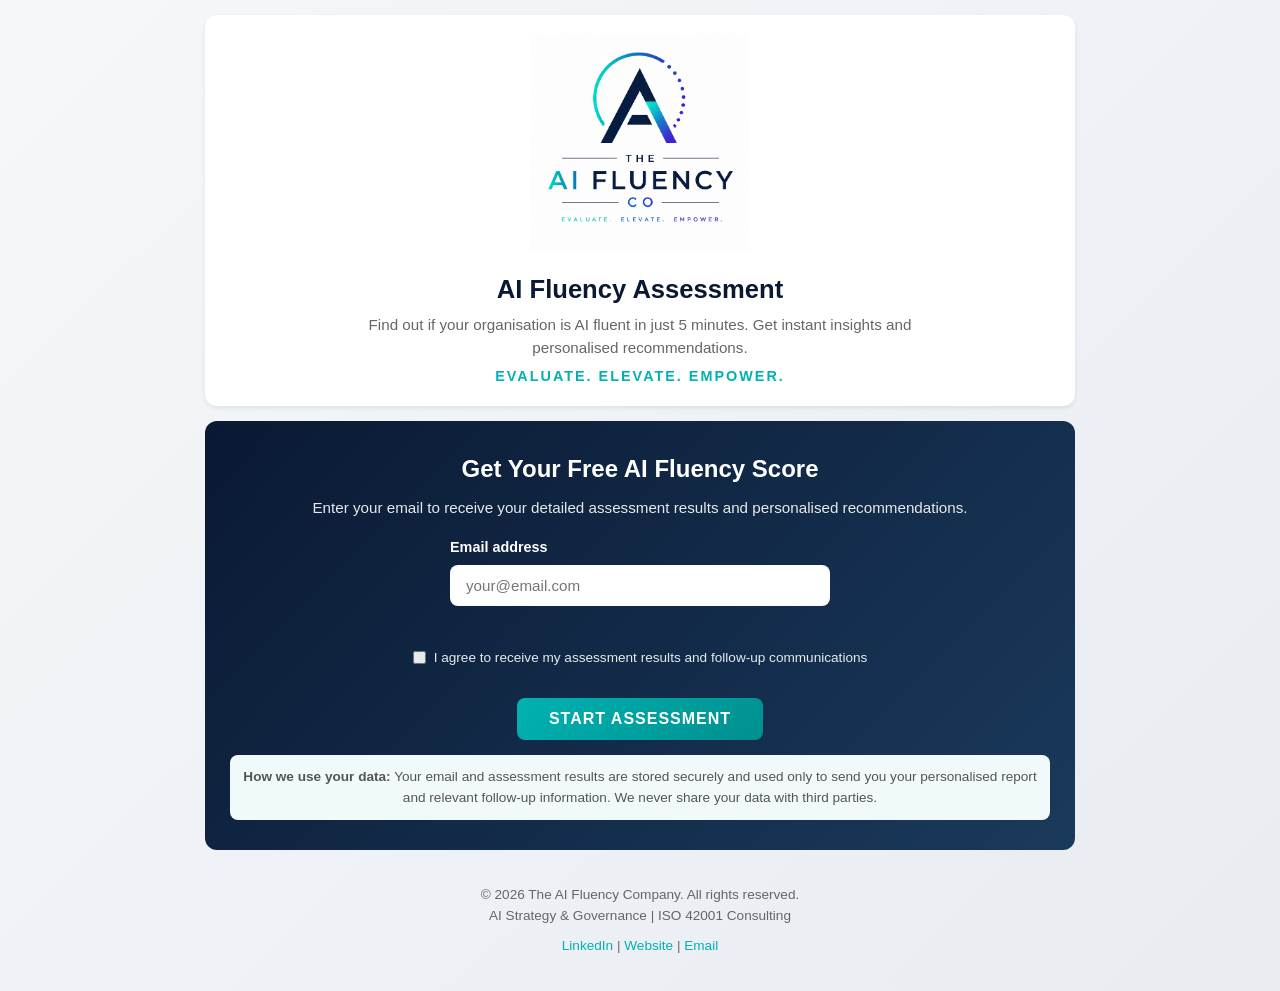
<file: ai-fluency-assessment.html>
<!DOCTYPE html>
<html lang="en">
<head>
    <meta charset="UTF-8">
    <meta name="viewport" content="width=device-width, initial-scale=1.0">
    <title>Free AI Fluency Assessment for Your Organisation | The AI Fluency Company</title>
    <meta name="description" content="Take our free 5-minute AI fluency assessment. Get an instant maturity score, dimension breakdown, and personalised recommendations for your South African business.">
    <link rel="canonical" href="https://theaifluencyco.com/ai-fluency-assessment.html">
    <meta property="og:title" content="Free AI Fluency Assessment for Your Organisation">
    <meta property="og:description" content="Take our free 5-minute AI fluency assessment. Get an instant maturity score and personalised recommendations.">
    <meta property="og:type" content="website">
    <meta property="og:url" content="https://theaifluencyco.com/ai-fluency-assessment.html">
    <meta property="og:image" content="https://theaifluencyco.com/images/og-assessment.jpg">
    <meta property="og:site_name" content="The AI Fluency Company">
    <meta name="twitter:card" content="summary_large_image">
    <meta name="twitter:title" content="Free AI Fluency Assessment for Your Organisation">
    <meta name="twitter:description" content="Take our free 5-minute AI fluency assessment. Get an instant maturity score and personalised recommendations.">
    <meta name="twitter:image" content="https://theaifluencyco.com/images/og-assessment.jpg">
    <style>
        * {
            margin: 0;
            padding: 0;
            box-sizing: border-box;
        }

        body {
            font-family: 'Segoe UI', Tahoma, Geneva, Verdana, sans-serif;
            background: linear-gradient(135deg, #f5f7fa 0%, #e8ecf1 100%);
            color: #333;
            line-height: 1.5;
            min-height: 100vh;
        }

        .container {
            max-width: 900px;
            margin: 0 auto;
            padding: 15px;
        }

        /* Compact Header */
        .header {
            text-align: center;
            padding: 18px 15px;
            background: white;
            border-radius: 12px;
            margin-bottom: 15px;
            box-shadow: 0 2px 4px rgba(0,0,0,0.08);
        }

        .logo {
            max-width: 220px;
            height: auto;
            margin-bottom: 10px;
        }

        .header h1 {
            color: #0A1933;
            font-size: 1.6em;
            margin-bottom: 6px;
        }

        .header p {
            color: #666;
            font-size: 0.95em;
            max-width: 550px;
            margin: 0 auto;
        }

        .tagline {
            color: #00B2B2;
            font-weight: 600;
            font-size: 0.9em;
            margin-top: 6px;
            letter-spacing: 2px;
        }

        /* Progress Bar */
        .progress-container {
            background: white;
            padding: 12px 15px;
            border-radius: 10px;
            margin-bottom: 15px;
            box-shadow: 0 2px 4px rgba(0,0,0,0.08);
        }

        .progress-bar {
            width: 100%;
            height: 6px;
            background: #e0e0e0;
            border-radius: 3px;
            overflow: hidden;
        }

        .progress-fill {
            height: 100%;
            background: linear-gradient(90deg, #00B2B2, #0A1933);
            width: 0%;
            transition: width 0.5s ease;
        }

        .progress-text {
            text-align: center;
            margin-top: 6px;
            color: #666;
            font-size: 0.85em;
        }

        /* Form Sections */
        .form-section {
            background: white;
            padding: 20px;
            border-radius: 12px;
            margin-bottom: 15px;
            box-shadow: 0 2px 4px rgba(0,0,0,0.08);
            display: none;
        }

        .form-section.active {
            display: block;
            animation: fadeIn 0.4s ease;
        }

        @keyframes fadeIn {
            from { opacity: 0; transform: translateY(10px); }
            to { opacity: 1; transform: translateY(0); }
        }

        .section-title {
            color: #0A1933;
            font-size: 1.2em;
            margin-bottom: 4px;
            display: flex;
            align-items: center;
            gap: 8px;
        }

        .section-icon {
            width: 32px;
            height: 32px;
            background: linear-gradient(135deg, #00B2B2, #0A1933);
            border-radius: 50%;
            display: flex;
            align-items: center;
            justify-content: center;
            color: white;
            font-weight: bold;
            font-size: 0.9em;
        }

        .section-subtitle {
            color: #666;
            margin-bottom: 15px;
            margin-left: 40px;
            font-size: 0.9em;
        }

        /* Questions - Compact */
        .question {
            margin-bottom: 14px;
            padding: 12px 14px;
            background: #f8f9fa;
            border-radius: 8px;
            border-left: 3px solid #00B2B2;
        }

        .question-text {
            font-weight: 600;
            color: #0A1933;
            margin-bottom: 8px;
            font-size: 0.95em;
        }

        .options {
            display: flex;
            flex-direction: column;
            gap: 5px;
        }

        .option {
            display: flex;
            align-items: center;
            padding: 7px 10px;
            background: white;
            border: 1.5px solid #e0e0e0;
            border-radius: 6px;
            cursor: pointer;
            transition: all 0.2s ease;
            font-size: 0.9em;
        }

        .option:hover {
            border-color: #00B2B2;
            background: #f0fafa;
        }

        .option input[type="radio"] {
            margin-right: 8px;
            width: 16px;
            height: 16px;
            accent-color: #00B2B2;
            flex-shrink: 0;
        }

        .option.selected {
            border-color: #00B2B2;
            background: #e6f7f7;
        }

        .question.invalid {
            border-left-color: #c43d3d;
            background: #fff5f5;
        }

        .option label {
            cursor: pointer;
            flex: 1;
            line-height: 1.4;
        }

        /* Email Section */
        .email-section {
            background: linear-gradient(135deg, #0A1933, #1a3a5c);
            color: white;
            padding: 30px 25px;
            border-radius: 12px;
            text-align: center;
            margin-bottom: 15px;
        }

        .email-section h2 {
            font-size: 1.5em;
            margin-bottom: 10px;
        }

        .email-section p {
            margin-bottom: 18px;
            opacity: 0.9;
            font-size: 0.95em;
        }

        .email-input {
            width: 100%;
            max-width: 380px;
            padding: 12px 16px;
            border: none;
            border-radius: 8px;
            font-size: 0.95em;
            margin-bottom: 10px;
        }

        .email-input:focus {
            outline: 2px solid #00B2B2;
        }

        .field-label {
            display: block;
            max-width: 380px;
            margin: 0 auto 6px;
            text-align: left;
            font-weight: 600;
            font-size: 0.9em;
        }

        .field-error {
            min-height: 18px;
            margin: 2px auto 10px;
            max-width: 380px;
            color: #ffd6d6;
            font-size: 0.85em;
            text-align: left;
        }

        .email-input.invalid {
            outline: 3px solid #ff6b6b;
        }

        .consent-row {
            display: flex;
            gap: 8px;
            align-items: flex-start;
            justify-content: center;
            max-width: 480px;
            margin: 12px auto 0;
            font-size: 0.85em;
            opacity: 0.9;
            text-align: left;
        }

        .consent-row input {
            margin-top: 3px;
            accent-color: #00B2B2;
            flex-shrink: 0;
        }

        .consent-row.invalid {
            color: #ffd6d6;
            opacity: 1;
        }

        .consent-row.invalid span {
            text-decoration: underline;
            text-decoration-thickness: 2px;
            text-underline-offset: 4px;
        }

        /* Buttons */
        .btn {
            display: inline-block;
            padding: 12px 32px;
            background: linear-gradient(135deg, #00B2B2, #008f8f);
            color: white;
            border: none;
            border-radius: 8px;
            font-size: 1em;
            font-weight: 600;
            cursor: pointer;
            transition: all 0.3s ease;
            text-transform: uppercase;
            letter-spacing: 1px;
        }

        .btn:hover {
            transform: translateY(-2px);
            box-shadow: 0 6px 12px rgba(0,178,178,0.3);
        }

        .btn:disabled {
            background: #ccc;
            cursor: not-allowed;
            transform: none;
            box-shadow: none;
        }

        .btn[aria-busy="true"] {
            cursor: wait;
            opacity: 0.85;
        }

        .btn-secondary {
            background: transparent;
            border: 2px solid #00B2B2;
            color: #00B2B2;
            margin-right: 10px;
        }

        .btn-secondary:hover {
            background: #00B2B2;
            color: white;
        }

        .button-group {
            display: flex;
            justify-content: space-between;
            margin-top: 20px;
            padding-top: 15px;
            border-top: 1px solid #e0e0e0;
        }

        /* Results Section */
        .results-section {
            background: white;
            padding: 30px;
            border-radius: 12px;
            text-align: center;
            box-shadow: 0 2px 4px rgba(0,0,0,0.08);
            display: none;
        }

        .results-section.active {
            display: block;
            animation: fadeIn 0.5s ease;
        }

        .score-circle {
            width: 160px;
            height: 160px;
            border-radius: 50%;
            background: conic-gradient(#00B2B2 var(--score-deg), #e0e0e0 var(--score-deg));
            margin: 20px auto;
            display: flex;
            align-items: center;
            justify-content: center;
            position: relative;
        }

        .score-circle::before {
            content: '';
            width: 130px;
            height: 130px;
            background: white;
            border-radius: 50%;
            position: absolute;
        }

        .score-text {
            position: relative;
            z-index: 1;
            font-size: 2.5em;
            font-weight: bold;
            color: #0A1933;
        }

        .score-label {
            font-size: 1em;
            color: #666;
            margin-top: 6px;
        }

        .category-badge {
            display: inline-block;
            padding: 8px 24px;
            background: linear-gradient(135deg, #00B2B2, #0A1933);
            color: white;
            border-radius: 25px;
            font-size: 1.1em;
            font-weight: bold;
            margin: 15px 0;
        }

        .dimension-scores {
            display: grid;
            grid-template-columns: repeat(auto-fit, minmax(160px, 1fr));
            gap: 10px;
            margin: 20px 0;
            text-align: left;
        }

        .dimension-card {
            background: #f8f9fa;
            padding: 10px;
            border-radius: 8px;
            border-left: 3px solid #00B2B2;
        }

        .dimension-name {
            font-weight: 600;
            color: #0A1933;
            margin-bottom: 4px;
            font-size: 0.85em;
        }

        .dimension-bar {
            height: 6px;
            background: #e0e0e0;
            border-radius: 3px;
            overflow: hidden;
        }

        .dimension-fill {
            height: 100%;
            background: linear-gradient(90deg, #00B2B2, #0A1933);
            border-radius: 3px;
            transition: width 1s ease;
        }

        .dimension-score {
            text-align: right;
            font-size: 0.8em;
            color: #666;
            margin-top: 3px;
        }

        .recommendation {
            background: linear-gradient(135deg, #e6f7f7, #f0fafa);
            padding: 18px;
            border-radius: 8px;
            margin: 18px 0;
            text-align: left;
        }

        .recommendation h3 {
            color: #0A1933;
            margin-bottom: 8px;
            font-size: 1em;
        }

        .recommendation p {
            color: #555;
            margin-bottom: 10px;
            font-size: 0.9em;
        }

        .cta-box {
            background: linear-gradient(135deg, #0A1933, #1a3a5c);
            color: white;
            padding: 22px;
            border-radius: 10px;
            margin-top: 20px;
        }

        .cta-box h3 {
            margin-bottom: 10px;
            font-size: 1.1em;
        }

        .cta-box a {
            color: #ffffff;
            text-decoration: none;
            font-weight: 600;
        }

        .cta-box a.btn {
            color: #ffffff;
        }

        .cta-box a.btn:hover,
        .cta-box a.btn:focus {
            color: #ffffff;
            background: linear-gradient(135deg, #00c7c7, #007f7f);
        }

        /* Recommended Service Card */
        .service-card {
            background: white;
            border-radius: 12px;
            overflow: hidden;
            margin: 20px 0;
            box-shadow: 0 4px 12px rgba(0,0,0,0.1);
            text-align: left;
        }

        .service-card img {
            width: 100%;
            height: auto;
            display: block;
        }

        .service-card-body {
            padding: 18px;
        }

        .service-card-body h3 {
            color: #0A1933;
            margin-bottom: 8px;
            font-size: 1.1em;
        }

        .service-card-body p {
            color: #555;
            font-size: 0.9em;
            margin-bottom: 12px;
        }

        .service-card-body .btn {
            width: 100%;
            text-align: center;
        }

        /* Retainer Banner */
        .retainer-banner {
            background: linear-gradient(135deg, #00B2B2, #0A1933);
            color: white;
            padding: 18px;
            border-radius: 10px;
            margin: 18px 0;
            text-align: left;
        }

        .retainer-banner h4 {
            margin-bottom: 6px;
            font-size: 1em;
        }

        .retainer-banner p {
            opacity: 0.9;
            font-size: 0.88em;
            margin-bottom: 10px;
        }

        .retainer-banner a {
            color: #fff;
            text-decoration: underline;
            font-weight: 600;
        }

        /* Data Storage Info */
        .data-info {
            background: #f0fafa;
            padding: 12px;
            border-radius: 8px;
            margin-top: 15px;
            font-size: 0.85em;
            color: #555;
        }

        .submission-status {
            display: block;
            margin-top: 4px;
            font-weight: 600;
        }

        .submission-status.pending {
            color: #0A1933;
        }

        .submission-status.success {
            color: #087f5b;
        }

        .submission-status.warning {
            color: #9a5b00;
        }

        /* Footer */
        .footer {
            text-align: center;
            padding: 20px;
            color: #666;
            font-size: 0.85em;
        }

        .footer a {
            color: #00B2B2;
            text-decoration: none;
        }

        /* Responsive */
        @media (max-width: 600px) {
            .container {
                padding: 10px;
            }

            .header {
                padding: 14px 10px;
            }

            .header h1 {
                font-size: 1.3em;
            }

            .logo {
                max-width: 180px;
            }

            .form-section {
                padding: 14px;
            }

            .question {
                padding: 10px 12px;
            }

            .option {
                padding: 6px 8px;
                font-size: 0.85em;
            }

            .button-group {
                flex-direction: column;
                gap: 8px;
            }

            .btn {
                width: 100%;
                padding: 12px 20px;
            }

            .email-section {
                padding: 22px 15px;
            }

            .results-section {
                padding: 20px 15px;
            }

            .score-circle {
                width: 130px;
                height: 130px;
            }

            .score-circle::before {
                width: 105px;
                height: 105px;
            }

            .score-text {
                font-size: 2em;
            }
        }

        /* Hidden */
        .hidden {
            display: none !important;
        }
    </style>
</head>
<body>
    <div class="container">
        <!-- Header -->
        <div class="header">
            <img src="assets/ai-fluency-logo-standard.png" alt="The AI Fluency Company" class="logo">
            <h1>AI Fluency Assessment</h1>
            <p>Find out if your organisation is AI fluent in just 5 minutes. Get instant insights and personalised recommendations.</p>
            <div class="tagline">EVALUATE. ELEVATE. EMPOWER.</div>
        </div>

        <!-- Progress Bar -->
        <div class="progress-container" id="progressContainer" style="display: none;">
            <div class="progress-bar">
                <div class="progress-fill" id="progressFill"></div>
            </div>
            <div class="progress-text">Page <span id="currentPage">1</span> of 2</div>
        </div>

        <!-- Email Capture Section -->
        <div class="email-section" id="emailSection">
            <h2>Get Your Free AI Fluency Score</h2>
            <p>Enter your email to receive your detailed assessment results and personalised recommendations.</p>
            <label class="field-label" for="emailInput">Email address</label>
            <input type="email" class="email-input" id="emailInput" placeholder="your@email.com" autocomplete="email" required>
            <div class="field-error" id="emailError" aria-live="polite"></div>
            <label class="consent-row" for="consentCheckbox">
                <input type="checkbox" id="consentCheckbox" aria-describedby="consentError" required>
                <span>I agree to receive my assessment results and follow-up communications</span>
            </label>
            <div class="field-error" id="consentError" aria-live="polite"></div>
            <button class="btn" id="startButton" type="button" onclick="startAssessment()">Start Assessment</button>
            <div class="data-info">
                <strong>How we use your data:</strong> Your email and assessment results are stored securely and used only to send you your personalised report and relevant follow-up information. We never share your data with third parties.
            </div>
        </div>

        <!-- Page 1: Questions 1-5 -->
        <div class="form-section" id="section1">
            <div class="section-title">
                <div class="section-icon">1</div>
                <span>Part 1 of 2</span>
            </div>
            <div class="section-subtitle">AI Awareness, Tool Usage &amp; Strategy</div>

            <!-- Q1: AI Awareness -->
            <div class="question">
                <div class="question-text">1. Which best describes your organisation's understanding of AI capabilities?</div>
                <div class="options">
                    <div class="option" onclick="selectOption(this, 'q1', 0)">
                        <input type="radio" name="q1" value="0" id="q1a">
                        <label for="q1a">We don't really understand what AI can do</label>
                    </div>
                    <div class="option" onclick="selectOption(this, 'q1', 5)">
                        <input type="radio" name="q1" value="5" id="q1b">
                        <label for="q1b">Basic understanding but haven't explored deeply</label>
                    </div>
                    <div class="option" onclick="selectOption(this, 'q1', 10)">
                        <input type="radio" name="q1" value="10" id="q1c">
                        <label for="q1c">We understand AI and have identified potential use cases</label>
                    </div>
                    <div class="option" onclick="selectOption(this, 'q1', 15)">
                        <input type="radio" name="q1" value="15" id="q1d">
                        <label for="q1d">Clear understanding, regularly evaluate new AI developments</label>
                    </div>
                    <div class="option" onclick="selectOption(this, 'q1', 20)">
                        <input type="radio" name="q1" value="20" id="q1e">
                        <label for="q1e">We are thought leaders in AI within our industry</label>
                    </div>
                </div>
            </div>

            <!-- Q2: AI Awareness -->
            <div class="question">
                <div class="question-text">2. How would you rate your leadership team's AI literacy?</div>
                <div class="options">
                    <div class="option" onclick="selectOption(this, 'q2', 0)">
                        <input type="radio" name="q2" value="0" id="q2a">
                        <label for="q2a">Most leaders cannot name a single AI tool</label>
                    </div>
                    <div class="option" onclick="selectOption(this, 'q2', 5)">
                        <input type="radio" name="q2" value="5" id="q2b">
                        <label for="q2b">Leaders have heard of AI but don't understand applications</label>
                    </div>
                    <div class="option" onclick="selectOption(this, 'q2', 10)">
                        <input type="radio" name="q2" value="10" id="q2c">
                        <label for="q2c">Some leaders understand AI basics</label>
                    </div>
                    <div class="option" onclick="selectOption(this, 'q2', 15)">
                        <input type="radio" name="q2" value="15" id="q2d">
                        <label for="q2d">Most leaders understand AI and its business implications</label>
                    </div>
                    <div class="option" onclick="selectOption(this, 'q2', 20)">
                        <input type="radio" name="q2" value="20" id="q2e">
                        <label for="q2e">All leaders are actively engaged in AI strategy discussions</label>
                    </div>
                </div>
            </div>

            <!-- Q3: Tool Usage -->
            <div class="question">
                <div class="question-text">3. Which AI tools is your organisation currently using?</div>
                <div class="options">
                    <div class="option" onclick="selectOption(this, 'q3', 0)">
                        <input type="radio" name="q3" value="0" id="q3a">
                        <label for="q3a">None</label>
                    </div>
                    <div class="option" onclick="selectOption(this, 'q3', 5)">
                        <input type="radio" name="q3" value="5" id="q3b">
                        <label for="q3b">Basic tools like ChatGPT or Copilot for individual use</label>
                    </div>
                    <div class="option" onclick="selectOption(this, 'q3', 10)">
                        <input type="radio" name="q3" value="10" id="q3c">
                        <label for="q3c">AI tools integrated into specific workflows (marketing, sales, etc.)</label>
                    </div>
                    <div class="option" onclick="selectOption(this, 'q3', 15)">
                        <input type="radio" name="q3" value="15" id="q3d">
                        <label for="q3d">Multiple AI tools across departments with some integration</label>
                    </div>
                    <div class="option" onclick="selectOption(this, 'q3', 20)">
                        <input type="radio" name="q3" value="20" id="q3e">
                        <label for="q3e">Comprehensive AI toolkit with enterprise-wide integration</label>
                    </div>
                </div>
            </div>

            <!-- Q4: Tool Usage -->
            <div class="question">
                <div class="question-text">4. How embedded is AI in your daily operations?</div>
                <div class="options">
                    <div class="option" onclick="selectOption(this, 'q4', 0)">
                        <input type="radio" name="q4" value="0" id="q4a">
                        <label for="q4a">Not at all</label>
                    </div>
                    <div class="option" onclick="selectOption(this, 'q4', 5)">
                        <input type="radio" name="q4" value="5" id="q4b">
                        <label for="q4b">Occasional experimental use</label>
                    </div>
                    <div class="option" onclick="selectOption(this, 'q4', 10)">
                        <input type="radio" name="q4" value="10" id="q4c">
                        <label for="q4c">Regular use in specific functions</label>
                    </div>
                    <div class="option" onclick="selectOption(this, 'q4', 15)">
                        <input type="radio" name="q4" value="15" id="q4d">
                        <label for="q4d">Integrated across multiple business processes</label>
                    </div>
                    <div class="option" onclick="selectOption(this, 'q4', 20)">
                        <input type="radio" name="q4" value="20" id="q4e">
                        <label for="q4e">AI is fundamental to how we operate</label>
                    </div>
                </div>
            </div>

            <!-- Q5: Strategy -->
            <div class="question">
                <div class="question-text">5. Does your organisation have a documented AI strategy?</div>
                <div class="options">
                    <div class="option" onclick="selectOption(this, 'q5', 0)">
                        <input type="radio" name="q5" value="0" id="q5a">
                        <label for="q5a">No strategy exists</label>
                    </div>
                    <div class="option" onclick="selectOption(this, 'q5', 5)">
                        <input type="radio" name="q5" value="5" id="q5b">
                        <label for="q5b">Informal discussions only</label>
                    </div>
                    <div class="option" onclick="selectOption(this, 'q5', 10)">
                        <input type="radio" name="q5" value="10" id="q5c">
                        <label for="q5c">Basic strategy document exists but not approved</label>
                    </div>
                    <div class="option" onclick="selectOption(this, 'q5', 15)">
                        <input type="radio" name="q5" value="15" id="q5d">
                        <label for="q5d">Approved strategy with some implementation</label>
                    </div>
                    <div class="option" onclick="selectOption(this, 'q5', 20)">
                        <input type="radio" name="q5" value="20" id="q5e">
                        <label for="q5e">Comprehensive strategy with clear roadmap and accountability</label>
                    </div>
                </div>
            </div>

            <div class="button-group">
                <div></div>
                <button class="btn" onclick="nextSection(2)">Next Page &rarr;</button>
            </div>
        </div>

        <!-- Page 2: Questions 6-10 -->
        <div class="form-section" id="section2">
            <div class="section-title">
                <div class="section-icon">2</div>
                <span>Part 2 of 2</span>
            </div>
            <div class="section-subtitle">Strategy, Governance &amp; Data Readiness</div>

            <!-- Q6: Strategy -->
            <div class="question">
                <div class="question-text">6. How aligned is your executive team on AI priorities?</div>
                <div class="options">
                    <div class="option" onclick="selectOption(this, 'q6', 0)">
                        <input type="radio" name="q6" value="0" id="q6a">
                        <label for="q6a">No alignment - conflicting views</label>
                    </div>
                    <div class="option" onclick="selectOption(this, 'q6', 5)">
                        <input type="radio" name="q6" value="5" id="q6b">
                        <label for="q6b">Some awareness but no shared priorities</label>
                    </div>
                    <div class="option" onclick="selectOption(this, 'q6', 10)">
                        <input type="radio" name="q6" value="10" id="q6c">
                        <label for="q6c">General agreement on importance but no specific plan</label>
                    </div>
                    <div class="option" onclick="selectOption(this, 'q6', 15)">
                        <input type="radio" name="q6" value="15" id="q6d">
                        <label for="q6d">Aligned on key priorities with allocated budget</label>
                    </div>
                    <div class="option" onclick="selectOption(this, 'q6', 20)">
                        <input type="radio" name="q6" value="20" id="q6e">
                        <label for="q6e">Fully aligned with dedicated AI leadership and resources</label>
                    </div>
                </div>
            </div>

            <!-- Q7: Governance -->
            <div class="question">
                <div class="question-text">7. Does your organisation have AI governance policies in place?</div>
                <div class="options">
                    <div class="option" onclick="selectOption(this, 'q7', 0)">
                        <input type="radio" name="q7" value="0" id="q7a">
                        <label for="q7a">No policies exist</label>
                    </div>
                    <div class="option" onclick="selectOption(this, 'q7', 5)">
                        <input type="radio" name="q7" value="5" id="q7b">
                        <label for="q7b">Ad-hoc guidelines for tool usage</label>
                    </div>
                    <div class="option" onclick="selectOption(this, 'q7', 10)">
                        <input type="radio" name="q7" value="10" id="q7c">
                        <label for="q7c">Basic usage policies documented</label>
                    </div>
                    <div class="option" onclick="selectOption(this, 'q7', 15)">
                        <input type="radio" name="q7" value="15" id="q7d">
                        <label for="q7d">Comprehensive governance framework including risk management</label>
                    </div>
                    <div class="option" onclick="selectOption(this, 'q7', 20)">
                        <input type="radio" name="q7" value="20" id="q7e">
                        <label for="q7e">Full governance aligned with international standards (e.g., ISO 42001)</label>
                    </div>
                </div>
            </div>

            <!-- Q8: Governance -->
            <div class="question">
                <div class="question-text">8. How does your organisation manage AI-related risks?</div>
                <div class="options">
                    <div class="option" onclick="selectOption(this, 'q8', 0)">
                        <input type="radio" name="q8" value="0" id="q8a">
                        <label for="q8a">We don't consider AI risks</label>
                    </div>
                    <div class="option" onclick="selectOption(this, 'q8', 5)">
                        <input type="radio" name="q8" value="5" id="q8b">
                        <label for="q8b">Informal risk discussions</label>
                    </div>
                    <div class="option" onclick="selectOption(this, 'q8', 10)">
                        <input type="radio" name="q8" value="10" id="q8c">
                        <label for="q8c">Basic risk identification</label>
                    </div>
                    <div class="option" onclick="selectOption(this, 'q8', 15)">
                        <input type="radio" name="q8" value="15" id="q8d">
                        <label for="q8d">Structured risk assessment process</label>
                    </div>
                    <div class="option" onclick="selectOption(this, 'q8', 20)">
                        <input type="radio" name="q8" value="20" id="q8e">
                        <label for="q8e">Comprehensive risk framework with regular audits</label>
                    </div>
                </div>
            </div>

            <!-- Q9: Data Readiness -->
            <div class="question">
                <div class="question-text">9. How would you rate your organisation's data quality and accessibility?</div>
                <div class="options">
                    <div class="option" onclick="selectOption(this, 'q9', 0)">
                        <input type="radio" name="q9" value="0" id="q9a">
                        <label for="q9a">Poor data quality, siloed and inaccessible</label>
                    </div>
                    <div class="option" onclick="selectOption(this, 'q9', 5)">
                        <input type="radio" name="q9" value="5" id="q9b">
                        <label for="q9b">Some data available but inconsistent quality</label>
                    </div>
                    <div class="option" onclick="selectOption(this, 'q9', 10)">
                        <input type="radio" name="q9" value="10" id="q9c">
                        <label for="q9c">Decent data in core systems</label>
                    </div>
                    <div class="option" onclick="selectOption(this, 'q9', 15)">
                        <input type="radio" name="q9" value="15" id="q9d">
                        <label for="q9d">Good data quality with growing accessibility</label>
                    </div>
                    <div class="option" onclick="selectOption(this, 'q9', 20)">
                        <input type="radio" name="q9" value="20" id="q9e">
                        <label for="q9e">High-quality, well-governed data across the organisation</label>
                    </div>
                </div>
            </div>

            <!-- Q10: Data Readiness -->
            <div class="question">
                <div class="question-text">10. Does your organisation understand what data is needed for AI initiatives?</div>
                <div class="options">
                    <div class="option" onclick="selectOption(this, 'q10', 0)">
                        <input type="radio" name="q10" value="0" id="q10a">
                        <label for="q10a">No understanding</label>
                    </div>
                    <div class="option" onclick="selectOption(this, 'q10', 5)">
                        <input type="radio" name="q10" value="5" id="q10b">
                        <label for="q10b">Basic awareness</label>
                    </div>
                    <div class="option" onclick="selectOption(this, 'q10', 10)">
                        <input type="radio" name="q10" value="10" id="q10c">
                        <label for="q10c">Some understanding for specific use cases</label>
                    </div>
                    <div class="option" onclick="selectOption(this, 'q10', 15)">
                        <input type="radio" name="q10" value="15" id="q10d">
                        <label for="q10d">Clear understanding across multiple initiatives</label>
                    </div>
                    <div class="option" onclick="selectOption(this, 'q10', 20)">
                        <input type="radio" name="q10" value="20" id="q10e">
                        <label for="q10e">Comprehensive data strategy aligned with AI roadmap</label>
                    </div>
                </div>
            </div>

            <div class="button-group">
                <button class="btn btn-secondary" onclick="prevSection(1)">&larr; Previous</button>
                <button class="btn" id="resultsButton" onclick="showResults()">Get My Results &rarr;</button>
            </div>
        </div>

        <!-- Results Section -->
        <div class="results-section" id="resultsSection">
            <h2>Your AI Fluency Assessment Results</h2>
            
            <div class="score-circle" id="scoreCircle">
                <div class="score-text" id="scoreText">0</div>
            </div>
            
            <div class="score-label">out of 200</div>
            
            <div class="category-badge" id="categoryBadge">AI Novice</div>
            
            <div class="dimension-scores" id="dimensionScores">
                <!-- Filled by JavaScript -->
            </div>
            
            <div class="recommendation" id="recommendation">
                <!-- Filled by JavaScript -->
            </div>
            
            <div id="recommendedService"></div>

            <div class="retainer-banner">
                <h4>🔄 Need Ongoing Support?</h4>
                <p>Our <strong>AI Fluency Retainer</strong> gives you continuous access to strategic guidance, governance reviews, and use case prioritisation — month by month, as your maturity grows.</p>
                <a href="mailto:zoe@theaifluencyco.com?subject=AI%20Fluency%20Retainer%20Enquiry">Ask about the retainer →</a>
            </div>

            <div class="cta-box">
                <h3>Questions or Want to Talk It Through?</h3>
                <p>Reach out and we'll help you figure out the best next step for your organisation. No obligation, no pitch — just clarity.</p>
                <a href="contact.html" class="btn" style="margin-top: 15px; display: inline-block;">Contact Us</a>
            </div>
            
            <div class="data-info" id="submissionInfo" style="margin-top: 20px;">
                <strong>Submission status:</strong>
                <span class="submission-status pending" id="submissionStatus">Preparing to save your results...</span>
                <span id="resultEmail"></span>
            </div>
        </div>

        <!-- Footer -->
        <div class="footer">
            <p>&copy; 2026 The AI Fluency Company. All rights reserved.</p>
            <p>AI Strategy &amp; Governance | ISO 42001 Consulting</p>
            <p style="margin-top: 10px;">
                <a href="#">LinkedIn</a> | 
                <a href="#">Website</a> | 
                <a href="mailto:hello@aifluency.co">Email</a>
            </p>
        </div>
    </div>

    <script>
        // State
        let currentSection = 0;
        let scores = {
            q1: 0, q2: 0, q3: 0, q4: 0, q5: 0,
            q6: 0, q7: 0, q8: 0, q9: 0, q10: 0
        };
        let userEmail = '';

        // Dimension mapping
        const dimensions = {
            'AI Awareness': ['q1', 'q2'],
            'Tool Usage': ['q3', 'q4'],
            'Strategy': ['q5', 'q6'],
            'Governance': ['q7', 'q8'],
            'Data Readiness': ['q9', 'q10']
        };

        const GOOGLE_SCRIPT_URL = 'https://script.google.com/macros/s/AKfycbxzo0DpWdKzK7wCg00C2rOc5CQf4KQOb5CrBrgjtaLHKX-D4IMajIVIu6Z26r6M-7DOgQ/exec';
        const RESULT_STORAGE_KEY = 'aiFluencyResults';
        const EMAIL_PATTERN = /^[^\s@]+@[^\s@]+\.[^\s@]+$/;

        function setFieldError(input, errorElement, message) {
            input.classList.toggle('invalid', Boolean(message));
            input.setAttribute('aria-invalid', message ? 'true' : 'false');
            errorElement.textContent = message;
        }

        function setSubmissionStatus(message, statusType = 'pending') {
            const status = document.getElementById('submissionStatus');
            status.textContent = message;
            status.className = `submission-status ${statusType}`;
        }

        function validateEmailCapture() {
            const emailInput = document.getElementById('emailInput');
            const consentInput = document.getElementById('consentCheckbox');
            const consentRow = document.querySelector('.consent-row');
            const emailError = document.getElementById('emailError');
            const consentError = document.getElementById('consentError');
            const email = emailInput.value.trim();
            let isValid = true;

            setFieldError(emailInput, emailError, '');
            consentError.textContent = '';
            consentInput.setAttribute('aria-invalid', 'false');
            consentRow.classList.remove('invalid');

            if (!EMAIL_PATTERN.test(email)) {
                setFieldError(emailInput, emailError, 'Please enter a valid email address.');
                emailInput.focus();
                isValid = false;
            }

            if (!consentInput.checked) {
                consentError.textContent = 'Please agree so we can send your assessment results.';
                consentInput.setAttribute('aria-invalid', 'true');
                consentRow.classList.add('invalid');
                if (isValid) {
                    consentRow.scrollIntoView({ behavior: 'smooth', block: 'center' });
                    consentInput.focus();
                }
                isValid = false;
            }

            return isValid ? email : '';
        }

        function validateCurrentSection(errorMessage) {
            const currentSectionEl = document.getElementById('section' + currentSection);
            const questions = currentSectionEl.querySelectorAll('.question');
            let firstMissingQuestion = null;

            questions.forEach(question => {
                const hasAnswer = question.querySelectorAll('input[type="radio"]:checked').length > 0;
                question.classList.toggle('invalid', !hasAnswer);

                if (!hasAnswer && !firstMissingQuestion) {
                    firstMissingQuestion = question;
                }
            });

            if (firstMissingQuestion) {
                firstMissingQuestion.scrollIntoView({ behavior: 'smooth', block: 'center' });
                const firstRadio = firstMissingQuestion.querySelector('input[type="radio"]');
                if (firstRadio) {
                    firstRadio.focus({ preventScroll: true });
                }
                alert(errorMessage);
                return false;
            }

            return true;
        }

        // Start assessment
        function startAssessment() {
            const email = validateEmailCapture();

            if (!email) {
                return;
            }
            
            userEmail = email;
            document.getElementById('emailSection').style.display = 'none';
            document.getElementById('progressContainer').style.display = 'block';
            showSection(1);
        }

        // Select option
        function selectOption(element, question, value) {
            // Remove selected class from all options in this question
            const options = element.parentElement.querySelectorAll('.option');
            options.forEach(opt => opt.classList.remove('selected'));
            
            // Add selected class to clicked option
            element.classList.add('selected');
            
            // Check the radio button
            const radio = element.querySelector('input[type="radio"]');
            radio.checked = true;
            
            // Store score
            scores[question] = value;

            const questionEl = element.closest('.question');
            if (questionEl) {
                questionEl.classList.remove('invalid');
            }
        }

        document.addEventListener('DOMContentLoaded', function() {
            const consentInput = document.getElementById('consentCheckbox');
            const consentRow = document.querySelector('.consent-row');
            const consentError = document.getElementById('consentError');

            if (consentInput && consentRow && consentError) {
                consentInput.addEventListener('change', function() {
                    if (this.checked) {
                        consentError.textContent = '';
                        this.setAttribute('aria-invalid', 'false');
                        consentRow.classList.remove('invalid');
                    }
                });
            }
        });

        // Show section
        function showSection(sectionNum) {
            // Hide all sections
            document.querySelectorAll('.form-section').forEach(section => {
                section.classList.remove('active');
            });
            
            // Show current section
            document.getElementById('section' + sectionNum).classList.add('active');
            currentSection = sectionNum;
            
            // Update progress
            updateProgress(sectionNum);
        }

        // Next section
        function nextSection(nextNum) {
            if (!validateCurrentSection('Please answer all questions before proceeding.')) {
                return;
            }
            
            showSection(nextNum);
            window.scrollTo(0, 0);
        }

        // Previous section
        function prevSection(prevNum) {
            showSection(prevNum);
            window.scrollTo(0, 0);
        }

        // Update progress bar
        function updateProgress(sectionNum) {
            const progress = ((sectionNum - 1) / 2) * 100;
            document.getElementById('progressFill').style.width = progress + '%';
            document.getElementById('currentPage').textContent = sectionNum;
        }

        // Show results
        async function showResults() {
            if (!validateCurrentSection('Please answer all questions before viewing results.')) {
                return;
            }

            const resultsButton = document.getElementById('resultsButton');
            resultsButton.disabled = true;
            resultsButton.setAttribute('aria-busy', 'true');
            resultsButton.textContent = 'Calculating...';

            // Calculate total score (out of 200)
            const totalScore = Object.values(scores).reduce((a, b) => a + b, 0);
            
            // Calculate dimension scores (each dimension is out of 40)
            const dimensionScores = {};
            for (let [dim, questions] of Object.entries(dimensions)) {
                dimensionScores[dim] = questions.reduce((sum, q) => sum + scores[q], 0);
            }
            
            // Determine category (score out of 200)
            let category, recommendation, nextStep;
            
            if (totalScore <= 40) {
                category = 'AI Novice';
                recommendation = 'Your organisation is at the beginning of the AI journey. The good news? Every expert started here. The priority now is building a shared foundation across your leadership team — a grounded understanding of what AI can do, where it belongs, and what responsible adoption actually looks like.';
                nextStep = 'Executive AI Fluency Briefing for the leadership team — a half-day session that gives executives a shared language and a clear-eyed view of AI in your business.';
            } else if (totalScore <= 80) {
                category = 'AI Aware';
                recommendation = 'You have some awareness of AI but limited practical application. Your team knows AI is important but has not yet integrated it into workflows in any meaningful way. The next step is to build leadership fluency and identify the highest-value first use case.';
                nextStep = 'Executive AI Fluency Briefing for the leadership team — a half-day session that gives executives a shared language and a clear-eyed view of AI in your business.';
            } else if (totalScore <= 120) {
                category = 'AI Emerging';
                recommendation = 'You are actively experimenting with AI but lack a cohesive strategy. You have champions using AI in pockets of the business, but it is not yet organisation-wide and the governance picture is unclear. This is the moment to step back, take stock, and put structure around what is happening.';
                nextStep = 'AI Strategy Workshop — a focused 2-day workshop to prioritise the use case portfolio alongside a structured review of governance maturity.';
            } else if (totalScore <= 160) {
                category = 'AI Advancing';
                recommendation = 'Good progress. You have some governance and strategy in place and AI is starting to deliver real value. The work now is to prioritise where to scale, formalise governance against an internationally recognised framework, and build a defensible position for your board and stakeholders.';
                nextStep = 'You are ready to embark on the AI Governance Readiness Diagnostic, a 2 week intervention to Audit what you have and close out the gaps ';
            } else {
                category = 'AI Fluent';
                recommendation = 'Excellent. Your organisation has strong AI capabilities and a maturing governance posture. You are well placed to formalise that position through certification, and to lead by example in your sector.';
                nextStep = 'You should be ready to perform a Hyperautomation Sprint with us. Identify the opportunity, evaluate and implement it using our use case tool and our 10 Pillar Framework';
            }
            
            // Hide form sections and progress
            document.querySelectorAll('.form-section').forEach(section => {
                section.classList.remove('active');
            });
            document.getElementById('progressContainer').style.display = 'none';
            
            // Show results
            const resultsSection = document.getElementById('resultsSection');
            resultsSection.classList.add('active');
            
            // Animate score
            animateScore(totalScore, 200);
            
            // Set category
            document.getElementById('categoryBadge').textContent = category;
            
            // Show email
            document.getElementById('resultEmail').textContent = ` Results will be sent to ${userEmail}.`;
            
            // Build dimension scores
            const dimensionScoresHtml = Object.entries(dimensionScores).map(([dim, score]) => {
                const percentage = (score / 40) * 100;
                return `
                    <div class="dimension-card">
                        <div class="dimension-name">${dim}</div>
                        <div class="dimension-bar">
                            <div class="dimension-fill" style="width: ${percentage}%"></div>
                        </div>
                        <div class="dimension-score">${score}/40</div>
                    </div>
                `;
            }).join('');
            
            document.getElementById('dimensionScores').innerHTML = dimensionScoresHtml;
            
            // Service mapping
            const serviceMap = {
                'AI Novice': {
                    name: 'Executive AI Fluency Briefing',
                    image: 'assets/Offer 1.png',
                    cta: 'Book the Fluency Briefing',
                    calendly: 'https://calendly.com/zoefrancois123/30min'
                },
                'AI Aware': {
                    name: 'Executive AI Fluency Briefing',
                    image: 'assets/Offer 1.png',
                    cta: 'Book the Fluency Briefing',
                    calendly: 'https://calendly.com/zoefrancois123/30min'
                },
                'AI Emerging': {
                    name: 'AI Strategy Workshop',
                    image: 'assets/Offer 3.png',
                    cta: 'Book the Strategy Workshop',
                    calendly: 'https://calendly.com/zoefrancois123/30min'
                },
                'AI Advancing': {
                    name: 'AI Governance Readiness Diagnostic',
                    image: 'assets/Offer 2.png',
                    cta: 'Book the Governance Diagnostic',
                    calendly: 'https://calendly.com/zoefrancois123/30min'
                },
                'AI Fluent': {
                    name: 'Hyperautomation Sprint',
                    image: 'assets/Offer 4.png',
                    cta: 'Book the Hyperautomation Sprint',
                    calendly: 'https://calendly.com/zoefrancois123/30min'
                }
            };

            const service = serviceMap[category];

            // Set recommendation
            document.getElementById('recommendation').innerHTML = `
              <h3>What Your Score Means</h3>
              <p>${recommendation}</p>
              <h3>Recommended Next Step</h3>
              <p><strong>${nextStep}</strong></p>
            `;

            // Render recommended service card
            document.getElementById('recommendedService').innerHTML = `
              <h3 style="color: #0A1933; margin-bottom: 10px;">Recommended For You</h3>
              <div class="service-card">
                <img src="${service.image}" alt="${service.name}" onerror="this.style.display='none'">
                <div class="service-card-body">
                  <h3>${service.name}</h3>
                  <p>${nextStep}</p>
                  <a href="${service.calendly}" class="btn">${service.cta}</a>
                </div>
              </div>
            `;
            
            // Save results
            setSubmissionStatus('Saving your results and sending email notifications...', 'pending');
            await saveResults(userEmail, totalScore, category, dimensionScores, recommendation, nextStep);
            
            window.scrollTo(0, 0);
        }

        // Animate score counter
        function animateScore(targetScore, maxScore) {
            const scoreText = document.getElementById('scoreText');
            const scoreCircle = document.getElementById('scoreCircle');
            const duration = 2000;
            const start = 0;
            const startTime = performance.now();
            
            function update(currentTime) {
                const elapsed = currentTime - startTime;
                const progress = Math.min(elapsed / duration, 1);
                
                // Easing function
                const easeOutQuart = 1 - Math.pow(1 - progress, 4);
                const currentScore = Math.round(start + (targetScore - start) * easeOutQuart);
                
                scoreText.textContent = currentScore;
                scoreCircle.style.setProperty('--score-deg', (currentScore / maxScore * 360) + 'deg');
                
                if (progress < 1) {
                    requestAnimationFrame(update);
                }
            }
            
            requestAnimationFrame(update);
        }

        // Save results - sends to Google Sheets and keeps a local backup
        async function saveResults(email, score, category, dimensions, recommendation, nextStep) {
            const timestamp = new Date().toISOString();
            const resultData = {
                email: email,
                score: score,
                maxScore: 200,
                category: category,
                dimensions: dimensions,
                timestamp: timestamp,
                individualScores: { ...scores },
                recommendation: recommendation,
                nextStep: nextStep,
                source: window.location.href
            };
            
            console.log('Assessment Results:', resultData);

            saveLocalBackup(resultData);

            if (!GOOGLE_SCRIPT_URL || GOOGLE_SCRIPT_URL === 'YOUR_GOOGLE_SCRIPT_URL_HERE') {
                setSubmissionStatus('Results are saved in this browser. Add your Google Apps Script URL to send them to Sheets.', 'warning');
                return;
            }

            try {
                await fetch(GOOGLE_SCRIPT_URL, {
                    method: 'POST',
                    mode: 'no-cors',
                    headers: { 'Content-Type': 'text/plain;charset=utf-8' },
                    body: JSON.stringify(resultData),
                    keepalive: true
                });

                setSubmissionStatus('Results submitted. A copy has been queued for email delivery; check spam if it does not arrive within a few minutes.', 'success');
                console.log('Submitted to Google Sheets endpoint');
            } catch (error) {
                console.error('Error saving to Google Sheets:', error);
                setSubmissionStatus('We saved a browser backup, but could not reach Google Sheets. Please try again later or check the Apps Script deployment URL.', 'warning');
            }
        }

        function saveLocalBackup(resultData) {
            const existingResults = JSON.parse(localStorage.getItem(RESULT_STORAGE_KEY) || '[]');
            existingResults.push(resultData);
            localStorage.setItem(RESULT_STORAGE_KEY, JSON.stringify(existingResults));
        }

        // Initialize
        document.addEventListener('DOMContentLoaded', function() {
            // Check if logo image exists, if not use the full framework logo
            const logo = document.querySelector('.logo');
            logo.onerror = function() {
                this.src = 'assets/ai-fluency-logo-full.png';
            };
        });
    </script>
</body>
</html>
</file>
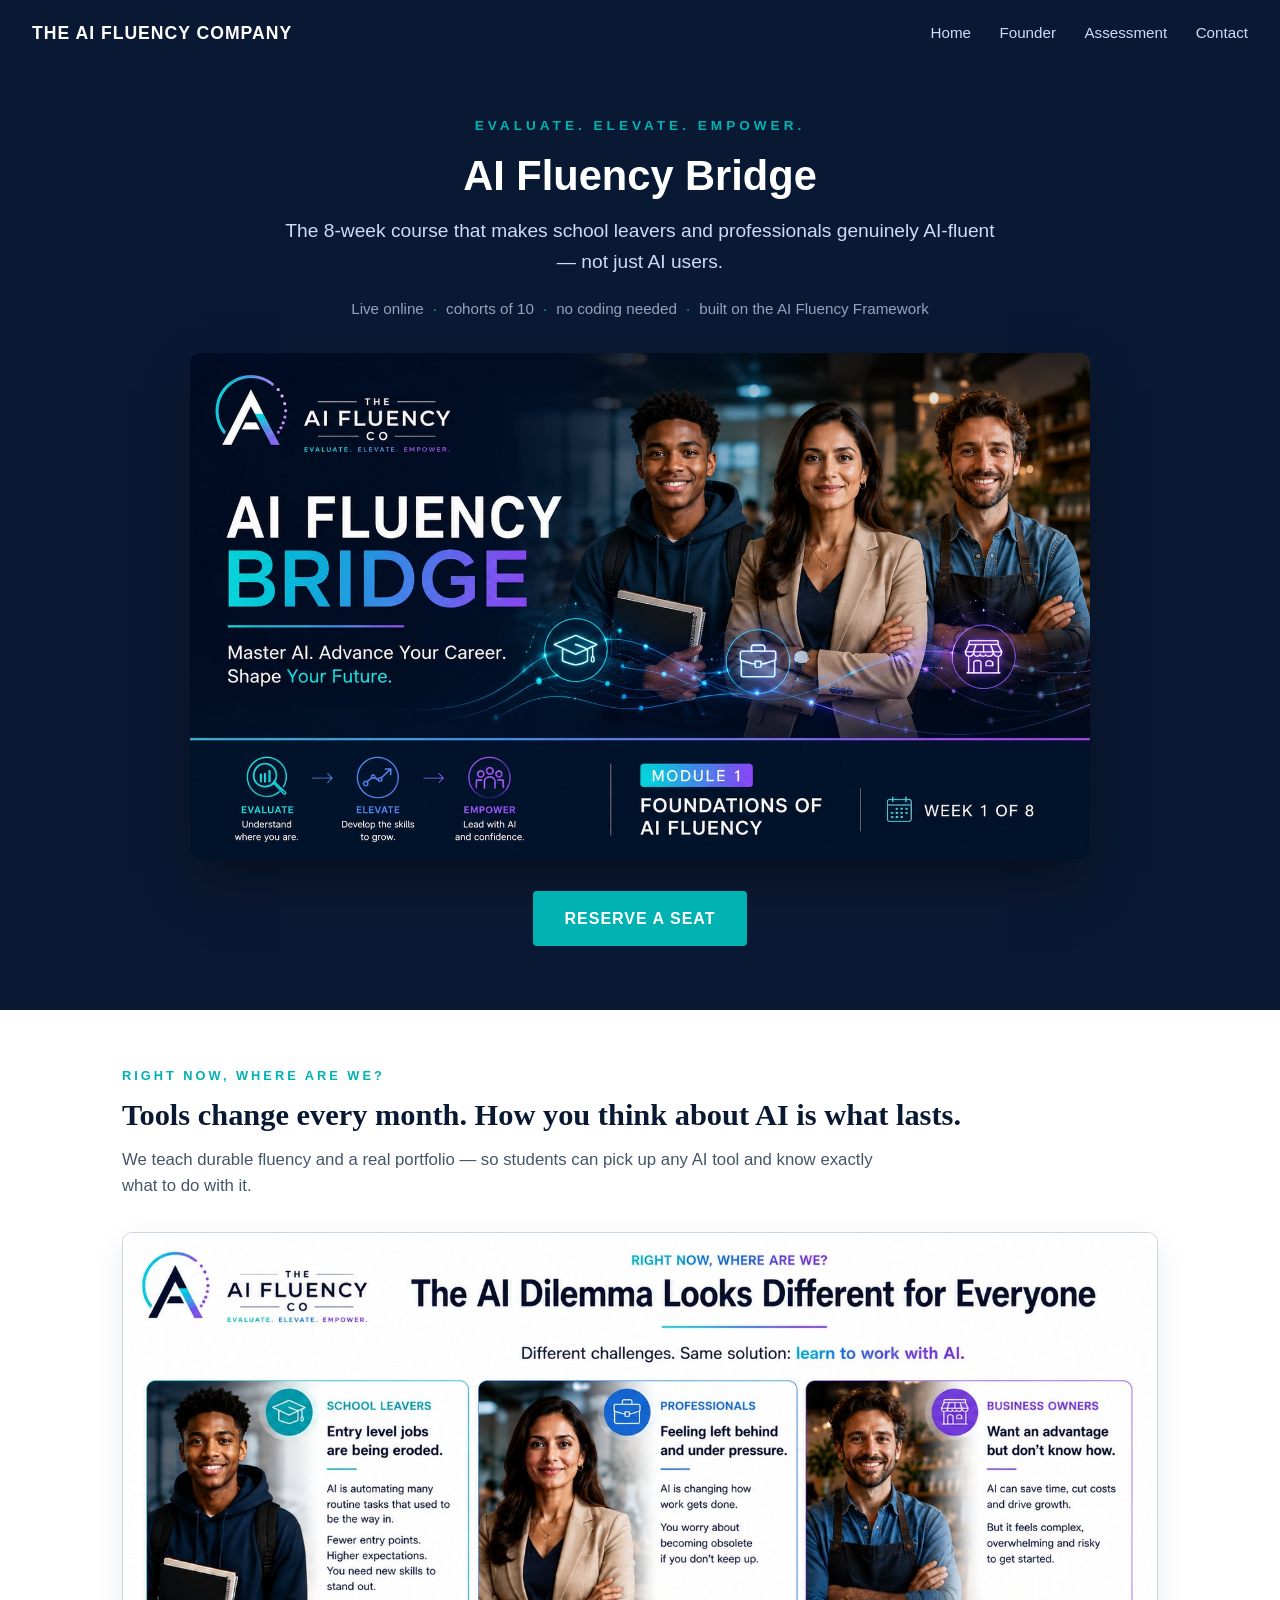
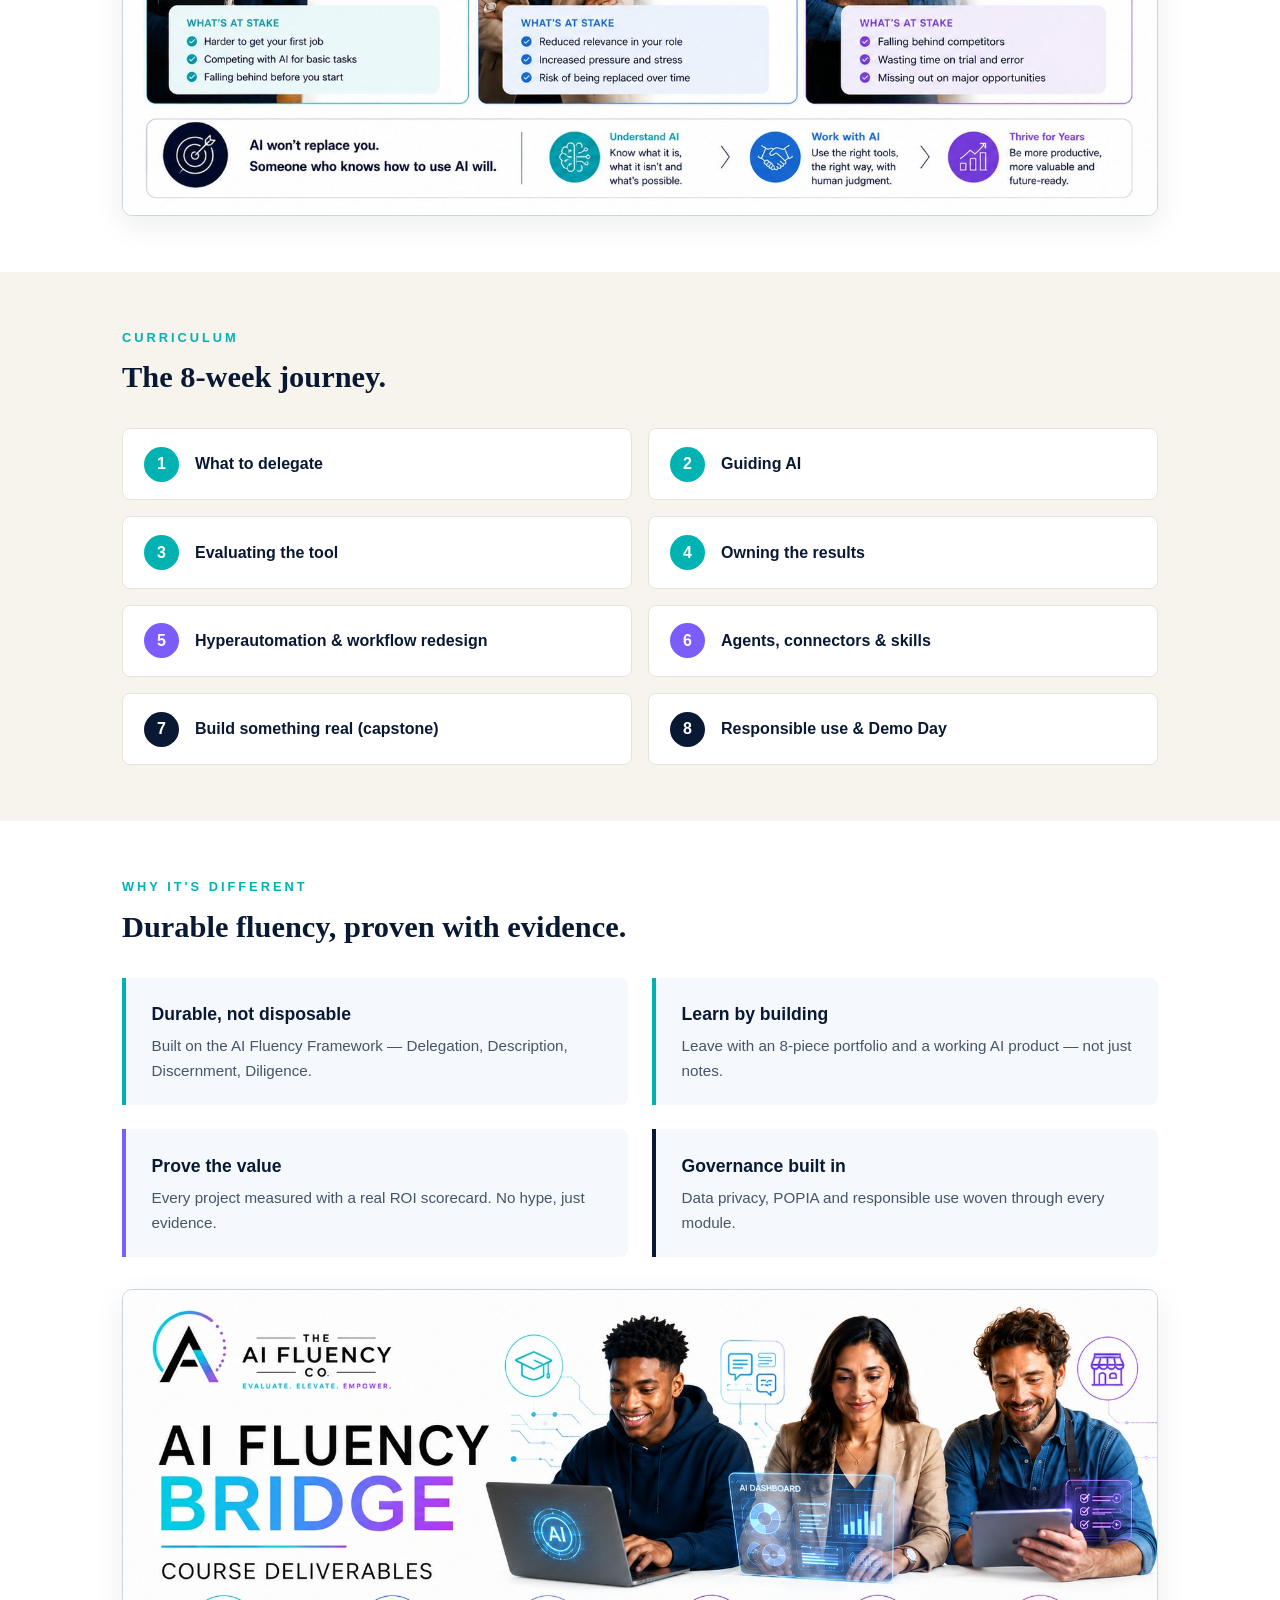
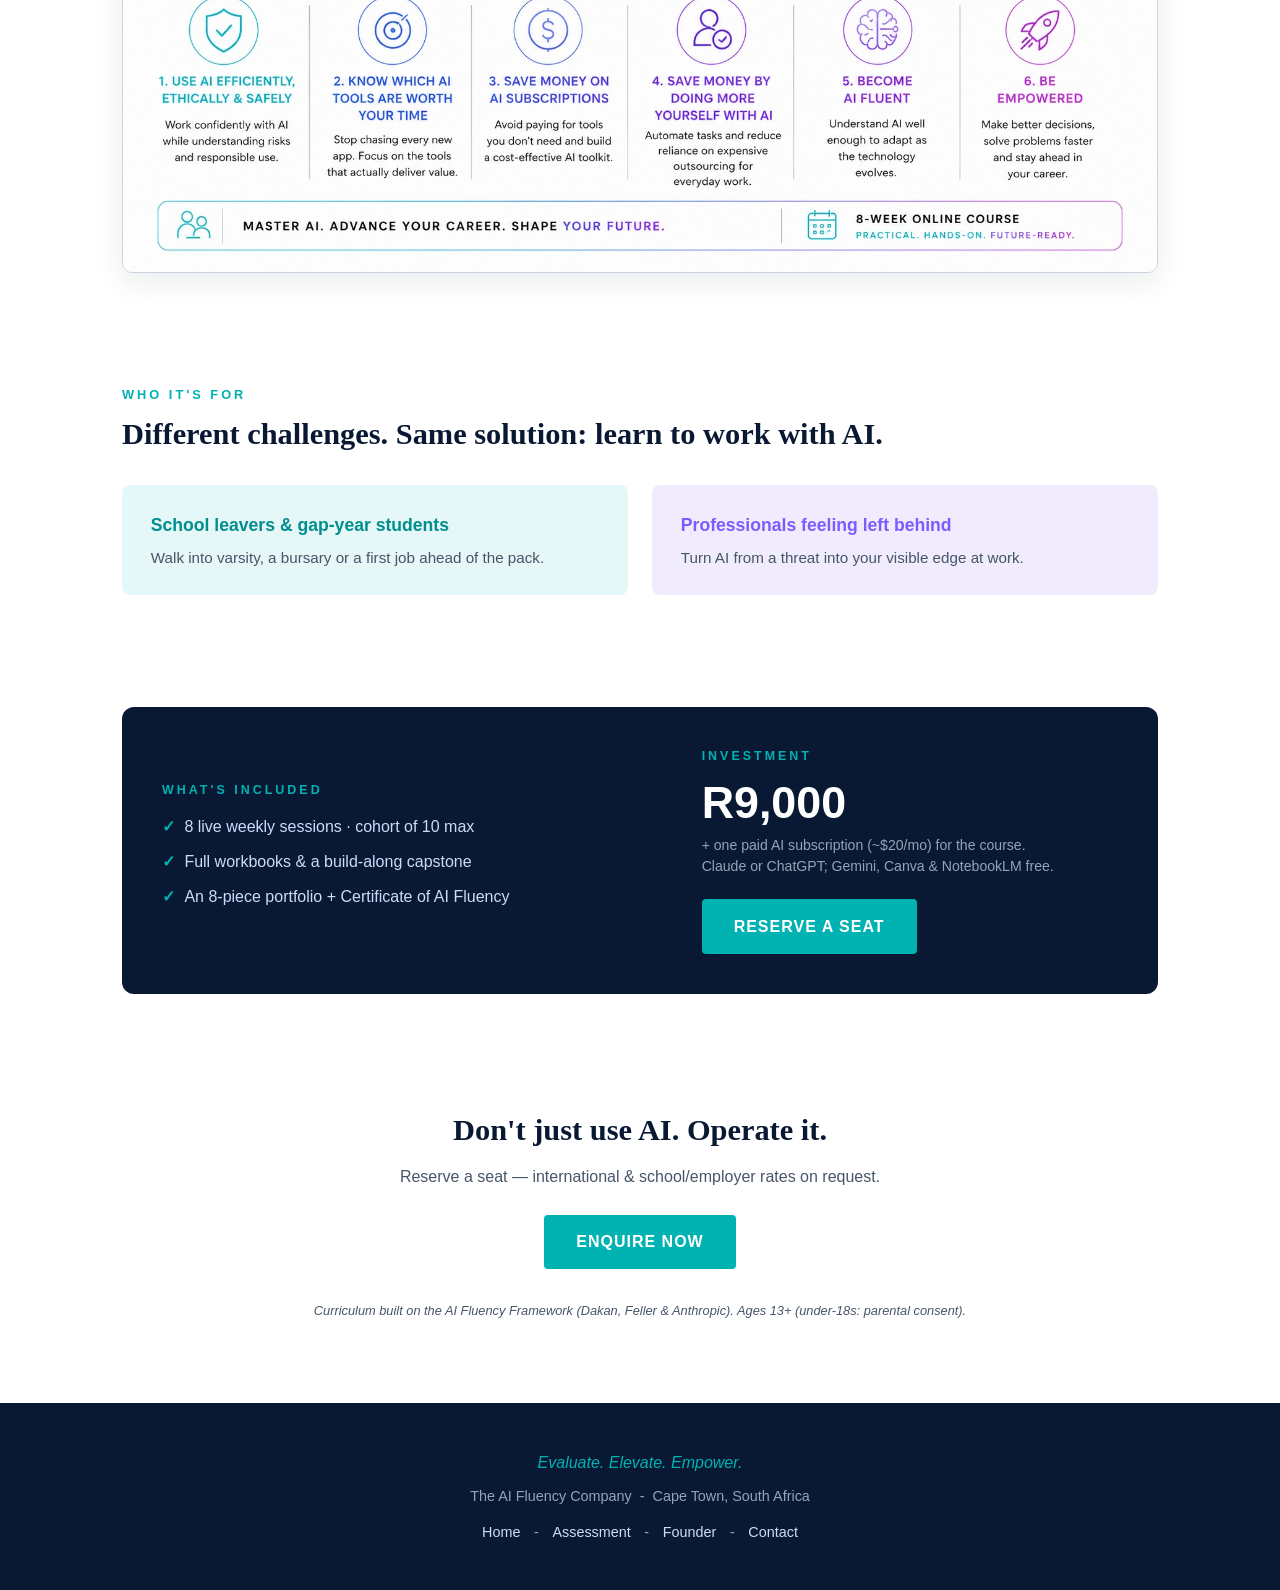
<file: ai-fluency-bridge.html>
<!DOCTYPE html>
<html lang="en">
<head>
<meta charset="UTF-8">
<meta name="viewport" content="width=device-width, initial-scale=1.0">
<title>AI Fluency Bridge — 8-Week AI Fluency Course | The AI Fluency Company</title>
<meta name="description" content="The 8-week live online course that makes school leavers and professionals genuinely AI-fluent — not just AI users. Cohorts of 10, no coding needed, built on the AI Fluency Framework.">
<link rel="canonical" href="https://theaifluencyco.com/ai-fluency-bridge.html">
<meta property="og:title" content="AI Fluency Bridge — 8-Week AI Fluency Course">
<meta property="og:description" content="The 8-week course that makes school leavers and professionals genuinely AI-fluent — not just AI users. Live online, cohorts of 10, no coding needed.">
<meta property="og:type" content="website">
<meta property="og:url" content="https://theaifluencyco.com/ai-fluency-bridge.html">
<meta property="og:image" content="https://theaifluencyco.com/assets/Bridge%20Hero.jpg">
<meta property="og:site_name" content="The AI Fluency Company">
<meta name="twitter:card" content="summary_large_image">
<meta name="twitter:title" content="AI Fluency Bridge — 8-Week AI Fluency Course">
<meta name="twitter:description" content="Live online, cohorts of 10, no coding needed. Don't just use AI. Operate it.">
<meta name="twitter:image" content="https://theaifluencyco.com/assets/Bridge%20Hero.jpg">

<!-- Favicon -->
<link rel="icon" type="image/x-icon" href="/favicon.ico">
<link rel="icon" type="image/png" sizes="32x32" href="/favicon-32x32.png">
<link rel="apple-touch-icon" sizes="180x180" href="/apple-touch-icon.png">
<meta name="theme-color" content="#0A2540">

<script type="application/ld+json">
{
  "@context": "https://schema.org",
  "@type": "Course",
  "name": "AI Fluency Bridge",
  "description": "The 8-week live online course that makes school leavers and professionals genuinely AI-fluent — not just AI users. Built on the AI Fluency Framework.",
  "provider": {
    "@type": "Organization",
    "name": "The AI Fluency Company",
    "url": "https://theaifluencyco.com"
  },
  "offers": {
    "@type": "Offer",
    "price": "9000",
    "priceCurrency": "ZAR"
  },
  "hasCourseInstance": {
    "@type": "CourseInstance",
    "courseMode": "online",
    "courseWorkload": "PT8H"
  }
}
</script>

<style>
  * { margin: 0; padding: 0; box-sizing: border-box; }

  :root {
    --navy: #0A1933;
    --teal: #00B2B2;
    --teal-dark: #008e8e;
    --cream: #F7F4EE;
    --slate: #475569;
    --slate-light: #94A3B8;
    --slate-lighter: #CBD5E1;
    --ink: #0F172A;
    --light-blue: #CADCFC;
    --purple: #7C5CFC;
  }

  body {
    font-family: 'Segoe UI', Tahoma, Geneva, Verdana, sans-serif;
    color: var(--ink);
    background: #fff;
    line-height: 1.6;
  }

  /* ---- Header ---- */
  .site-header {
    background: var(--navy);
    padding: 1.2rem 2rem;
    display: flex;
    justify-content: space-between;
    align-items: center;
    flex-wrap: wrap;
  }
  .site-header .brand {
    color: #fff;
    font-weight: 600;
    font-size: 1.1rem;
    letter-spacing: 1px;
    text-decoration: none;
  }
  .site-header nav a {
    color: var(--light-blue);
    margin-left: 1.5rem;
    text-decoration: none;
    font-size: 0.95rem;
  }
  .site-header nav a:hover { color: var(--teal); }

  /* ---- Hero ---- */
  .hero {
    background: var(--navy);
    color: #fff;
    padding: 3rem 2rem 4rem;
  }
  .hero-inner {
    max-width: 1100px;
    margin: 0 auto;
    text-align: center;
  }
  .hero .eyebrow {
    color: var(--teal);
    font-size: 0.85rem;
    font-weight: 700;
    letter-spacing: 4px;
    text-transform: uppercase;
    margin-bottom: 1rem;
  }
  .hero h1 {
    font-size: 2.6rem;
    line-height: 1.15;
    margin-bottom: 1rem;
    font-weight: 700;
  }
  .hero .subhead {
    font-size: 1.2rem;
    color: var(--light-blue);
    max-width: 720px;
    margin: 0 auto 1.2rem;
  }
  .hero .fact-line {
    color: var(--slate-light);
    font-size: 0.95rem;
    margin-bottom: 2rem;
  }
  .hero .fact-line span { color: var(--teal); margin: 0 0.3rem; }
  .hero-image {
    max-width: 900px;
    margin: 0 auto 2rem;
    border-radius: 10px;
    overflow: hidden;
    box-shadow: 0 25px 50px -12px rgba(0,0,0,0.5);
  }
  .hero-image img { width: 100%; display: block; }

  .button {
    display: inline-block;
    padding: 0.9rem 2rem;
    border-radius: 4px;
    font-size: 1rem;
    font-weight: 700;
    letter-spacing: 1px;
    text-transform: uppercase;
    text-decoration: none;
    transition: background 0.2s;
  }
  .button.primary { background: var(--teal); color: #fff; }
  .button.primary:hover { background: var(--teal-dark); }
  .button.secondary {
    background: transparent;
    color: var(--teal);
    border: 2px solid var(--teal);
  }
  .button.secondary:hover { background: rgba(0,178,178,0.1); }

  /* ---- Sections ---- */
  .section {
    max-width: 1100px;
    margin: 0 auto;
    padding: 3.5rem 2rem;
  }
  .section-heading { margin-bottom: 2rem; }
  .section-heading .eyebrow {
    color: var(--teal);
    font-size: 0.8rem;
    font-weight: 700;
    letter-spacing: 3px;
    text-transform: uppercase;
    margin-bottom: 0.6rem;
  }
  .section-heading h2 {
    font-family: Georgia, serif;
    color: var(--navy);
    font-size: 1.9rem;
    line-height: 1.25;
  }
  .section-heading p.lede {
    color: var(--slate);
    font-size: 1.05rem;
    margin-top: 0.8rem;
    max-width: 780px;
  }

  /* ---- Dilemma image ---- */
  .dilemma-figure {
    border: 1px solid var(--slate-lighter);
    border-radius: 10px;
    overflow: hidden;
    box-shadow: 0 10px 30px rgba(15,23,42,0.08);
  }
  .dilemma-figure img { width: 100%; display: block; }

  /* ---- Journey ---- */
  .journey { background: var(--cream); }
  .journey-wrap { max-width: 1100px; margin: 0 auto; padding: 3.5rem 2rem; }
  .journey-grid {
    display: grid;
    grid-template-columns: repeat(2, 1fr);
    gap: 1rem;
    margin-top: 1.5rem;
  }
  .journey-step {
    background: #fff;
    border-radius: 8px;
    padding: 1.1rem 1.3rem;
    display: flex;
    align-items: center;
    gap: 1rem;
    border: 1px solid #e8e4da;
  }
  .journey-step .num {
    flex-shrink: 0;
    width: 2.2rem;
    height: 2.2rem;
    border-radius: 50%;
    background: var(--teal);
    color: #fff;
    font-weight: 700;
    display: flex;
    align-items: center;
    justify-content: center;
  }
  .journey-step:nth-child(5) .num,
  .journey-step:nth-child(6) .num { background: var(--purple); }
  .journey-step:nth-child(7) .num,
  .journey-step:nth-child(8) .num { background: var(--navy); }
  .journey-step strong { color: var(--navy); font-size: 1rem; }

  /* ---- Why different ---- */
  .why-grid {
    display: grid;
    grid-template-columns: repeat(2, 1fr);
    gap: 1.5rem;
  }
  .why-card {
    background: #f5f8fc;
    border-left: 4px solid var(--teal);
    border-radius: 0 8px 8px 0;
    padding: 1.4rem 1.6rem;
  }
  .why-card:nth-child(3) { border-left-color: var(--purple); }
  .why-card:nth-child(4) { border-left-color: var(--navy); }
  .why-card h3 { color: var(--navy); font-size: 1.1rem; margin-bottom: 0.4rem; }
  .why-card p { color: var(--slate); font-size: 0.95rem; }

  /* ---- Who it's for ---- */
  .who-grid {
    display: grid;
    grid-template-columns: repeat(2, 1fr);
    gap: 1.5rem;
  }
  .who-card {
    border-radius: 8px;
    padding: 1.6rem 1.8rem;
  }
  .who-card.teal { background: #e6f7f7; }
  .who-card.purple { background: #f0ecfd; }
  .who-card h3 { font-size: 1.1rem; margin-bottom: 0.4rem; }
  .who-card.teal h3 { color: var(--teal-dark); }
  .who-card.purple h3 { color: var(--purple); }
  .who-card p { color: var(--slate); font-size: 0.95rem; }

  /* ---- Investment band ---- */
  .invest-band {
    background: var(--navy);
    color: #fff;
    border-radius: 12px;
    padding: 2.5rem;
    display: grid;
    grid-template-columns: 1.2fr 1fr;
    gap: 2.5rem;
    align-items: center;
  }
  .invest-band .band-eyebrow {
    color: var(--teal);
    font-size: 0.78rem;
    font-weight: 700;
    letter-spacing: 3px;
    text-transform: uppercase;
    margin-bottom: 0.8rem;
  }
  .invest-band ul { list-style: none; }
  .invest-band li {
    padding-left: 1.4rem;
    position: relative;
    margin-bottom: 0.6rem;
    color: var(--light-blue);
  }
  .invest-band li::before {
    content: "\2713";
    color: var(--teal);
    position: absolute;
    left: 0;
    font-weight: 700;
  }
  .invest-band .price {
    font-size: 2.8rem;
    font-weight: 800;
    line-height: 1;
    margin-bottom: 0.6rem;
  }
  .invest-band .price-note {
    color: var(--slate-light);
    font-size: 0.88rem;
    margin-bottom: 1.4rem;
    line-height: 1.5;
  }

  /* ---- CTA ---- */
  .cta-final { text-align: center; }
  .cta-final h2 {
    font-family: Georgia, serif;
    color: var(--navy);
    font-size: 1.9rem;
    margin-bottom: 0.6rem;
  }
  .cta-final p { color: var(--slate); margin-bottom: 1.6rem; }
  .fine-print {
    font-size: 0.8rem;
    color: var(--slate-light);
    margin-top: 2rem;
    font-style: italic;
  }

  /* ---- Footer ---- */
  .site-footer {
    background: var(--navy);
    color: var(--slate-light);
    text-align: center;
    padding: 2.5rem 2rem;
    font-size: 0.9rem;
  }
  .site-footer p { margin: 0.4rem 0; }
  .site-footer .tagline {
    color: var(--teal);
    font-style: italic;
    font-size: 1rem;
    margin-bottom: 0.6rem;
  }
  .site-footer a {
    color: var(--light-blue);
    text-decoration: none;
    margin: 0 0.6rem;
  }
  .site-footer a:hover { color: var(--teal); }

  /* ---- Mobile ---- */
  @media (max-width: 800px) {
    .hero h1 { font-size: 2rem; }
    .journey-grid, .why-grid, .who-grid, .invest-band { grid-template-columns: 1fr; }
    .invest-band { padding: 1.8rem; }
  }
</style>
</head>
<body>

<header class="site-header">
  <a href="index.html" class="brand">THE AI FLUENCY COMPANY</a>
  <nav>
    <a href="index.html">Home</a>
    <a href="founder.html">Founder</a>
    <a href="ai-fluency-assessment.html">Assessment</a>
    <a href="contact.html">Contact</a>
  </nav>
</header>

<!-- HERO -->
<section class="hero">
  <div class="hero-inner">
    <div class="eyebrow">Evaluate. Elevate. Empower.</div>
    <h1>AI Fluency Bridge</h1>
    <p class="subhead">The 8-week course that makes school leavers and professionals genuinely AI-fluent — not just AI users.</p>
    <p class="fact-line">Live online <span>·</span> cohorts of 10 <span>·</span> no coding needed <span>·</span> built on the AI Fluency Framework</p>
    <div class="hero-image">
      <img src="assets/Bridge%20Hero.jpg" alt="AI Fluency Bridge — Master AI. Advance Your Career. Shape Your Future. An 8-week course starting with Module 1: Foundations of AI Fluency.">
    </div>
    <a class="button primary" href="contact.html?from=AI%20Fluency%20Bridge">Reserve a seat</a>
  </div>
</section>

<!-- THE DILEMMA -->
<section class="section" id="dilemma">
  <div class="section-heading">
    <p class="eyebrow">Right now, where are we?</p>
    <h2>Tools change every month. How you think about AI is what lasts.</h2>
    <p class="lede">We teach durable fluency and a real portfolio — so students can pick up any AI tool and know exactly what to do with it.</p>
  </div>
  <figure class="dilemma-figure">
    <img src="assets/Bridge%20Dilemma.jpg" alt="The AI dilemma looks different for everyone: school leavers face eroded entry-level jobs, professionals feel left behind and under pressure, business owners want an advantage but don't know how. Different challenges, same solution: learn to work with AI.">
  </figure>
</section>

<!-- 8-WEEK JOURNEY -->
<section class="journey" id="journey">
  <div class="journey-wrap">
    <div class="section-heading">
      <p class="eyebrow">Curriculum</p>
      <h2>The 8-week journey.</h2>
    </div>
    <div class="journey-grid">
      <div class="journey-step"><span class="num">1</span><strong>What to delegate</strong></div>
      <div class="journey-step"><span class="num">2</span><strong>Guiding AI</strong></div>
      <div class="journey-step"><span class="num">3</span><strong>Evaluating the tool</strong></div>
      <div class="journey-step"><span class="num">4</span><strong>Owning the results</strong></div>
      <div class="journey-step"><span class="num">5</span><strong>Hyperautomation &amp; workflow redesign</strong></div>
      <div class="journey-step"><span class="num">6</span><strong>Agents, connectors &amp; skills</strong></div>
      <div class="journey-step"><span class="num">7</span><strong>Build something real (capstone)</strong></div>
      <div class="journey-step"><span class="num">8</span><strong>Responsible use &amp; Demo Day</strong></div>
    </div>
  </div>
</section>

<!-- WHY IT'S DIFFERENT -->
<section class="section" id="why">
  <div class="section-heading">
    <p class="eyebrow">Why it's different</p>
    <h2>Durable fluency, proven with evidence.</h2>
  </div>
  <div class="why-grid">
    <div class="why-card">
      <h3>Durable, not disposable</h3>
      <p>Built on the AI Fluency Framework — Delegation, Description, Discernment, Diligence.</p>
    </div>
    <div class="why-card">
      <h3>Learn by building</h3>
      <p>Leave with an 8-piece portfolio and a working AI product — not just notes.</p>
    </div>
    <div class="why-card">
      <h3>Prove the value</h3>
      <p>Every project measured with a real ROI scorecard. No hype, just evidence.</p>
    </div>
    <div class="why-card">
      <h3>Governance built in</h3>
      <p>Data privacy, POPIA and responsible use woven through every module.</p>
    </div>
  </div>
  <figure class="dilemma-figure" style="margin-top:2rem;">
    <img src="assets/Bridge%20Deliverables.jpg" alt="AI Fluency Bridge course deliverables: 1. Use AI efficiently, ethically and safely. 2. Know which AI tools are worth your time. 3. Save money on AI subscriptions. 4. Save money by doing more yourself with AI. 5. Become AI fluent. 6. Be empowered. Master AI. Advance your career. Shape your future.">
  </figure>
</section>

<!-- WHO IT'S FOR -->
<section class="section" id="who">
  <div class="section-heading">
    <p class="eyebrow">Who it's for</p>
    <h2>Different challenges. Same solution: learn to work with AI.</h2>
  </div>
  <div class="who-grid">
    <div class="who-card teal">
      <h3>School leavers &amp; gap-year students</h3>
      <p>Walk into varsity, a bursary or a first job ahead of the pack.</p>
    </div>
    <div class="who-card purple">
      <h3>Professionals feeling left behind</h3>
      <p>Turn AI from a threat into your visible edge at work.</p>
    </div>
  </div>
</section>

<!-- WHAT'S INCLUDED / INVESTMENT -->
<section class="section" id="investment">
  <div class="invest-band">
    <div>
      <p class="band-eyebrow">What's included</p>
      <ul>
        <li>8 live weekly sessions · cohort of 10 max</li>
        <li>Full workbooks &amp; a build-along capstone</li>
        <li>An 8-piece portfolio + Certificate of AI Fluency</li>
      </ul>
    </div>
    <div>
      <p class="band-eyebrow">Investment</p>
      <div class="price">R9,000</div>
      <p class="price-note">+ one paid AI subscription (~$20/mo) for the course.<br>Claude or ChatGPT; Gemini, Canva &amp; NotebookLM free.</p>
      <a class="button primary" href="contact.html?from=AI%20Fluency%20Bridge">Reserve a seat</a>
    </div>
  </div>
</section>

<!-- FINAL CTA -->
<section class="section cta-final" id="enquire">
  <h2>Don't just use AI. Operate it.</h2>
  <p>Reserve a seat — international &amp; school/employer rates on request.</p>
  <a class="button primary" href="contact.html?from=AI%20Fluency%20Bridge">Enquire now</a>
  <p class="fine-print">Curriculum built on the AI Fluency Framework (Dakan, Feller &amp; Anthropic). Ages 13+ (under-18s: parental consent).</p>
</section>

<footer class="site-footer">
  <p class="tagline">Evaluate. Elevate. Empower.</p>
  <p>The AI Fluency Company &nbsp;-&nbsp; Cape Town, South Africa</p>
  <p style="margin-top:0.8rem;">
    <a href="index.html">Home</a> -
    <a href="ai-fluency-assessment.html">Assessment</a> -
    <a href="founder.html">Founder</a> -
    <a href="contact.html">Contact</a>
  </p>
</footer>

</body>
</html>
</file>
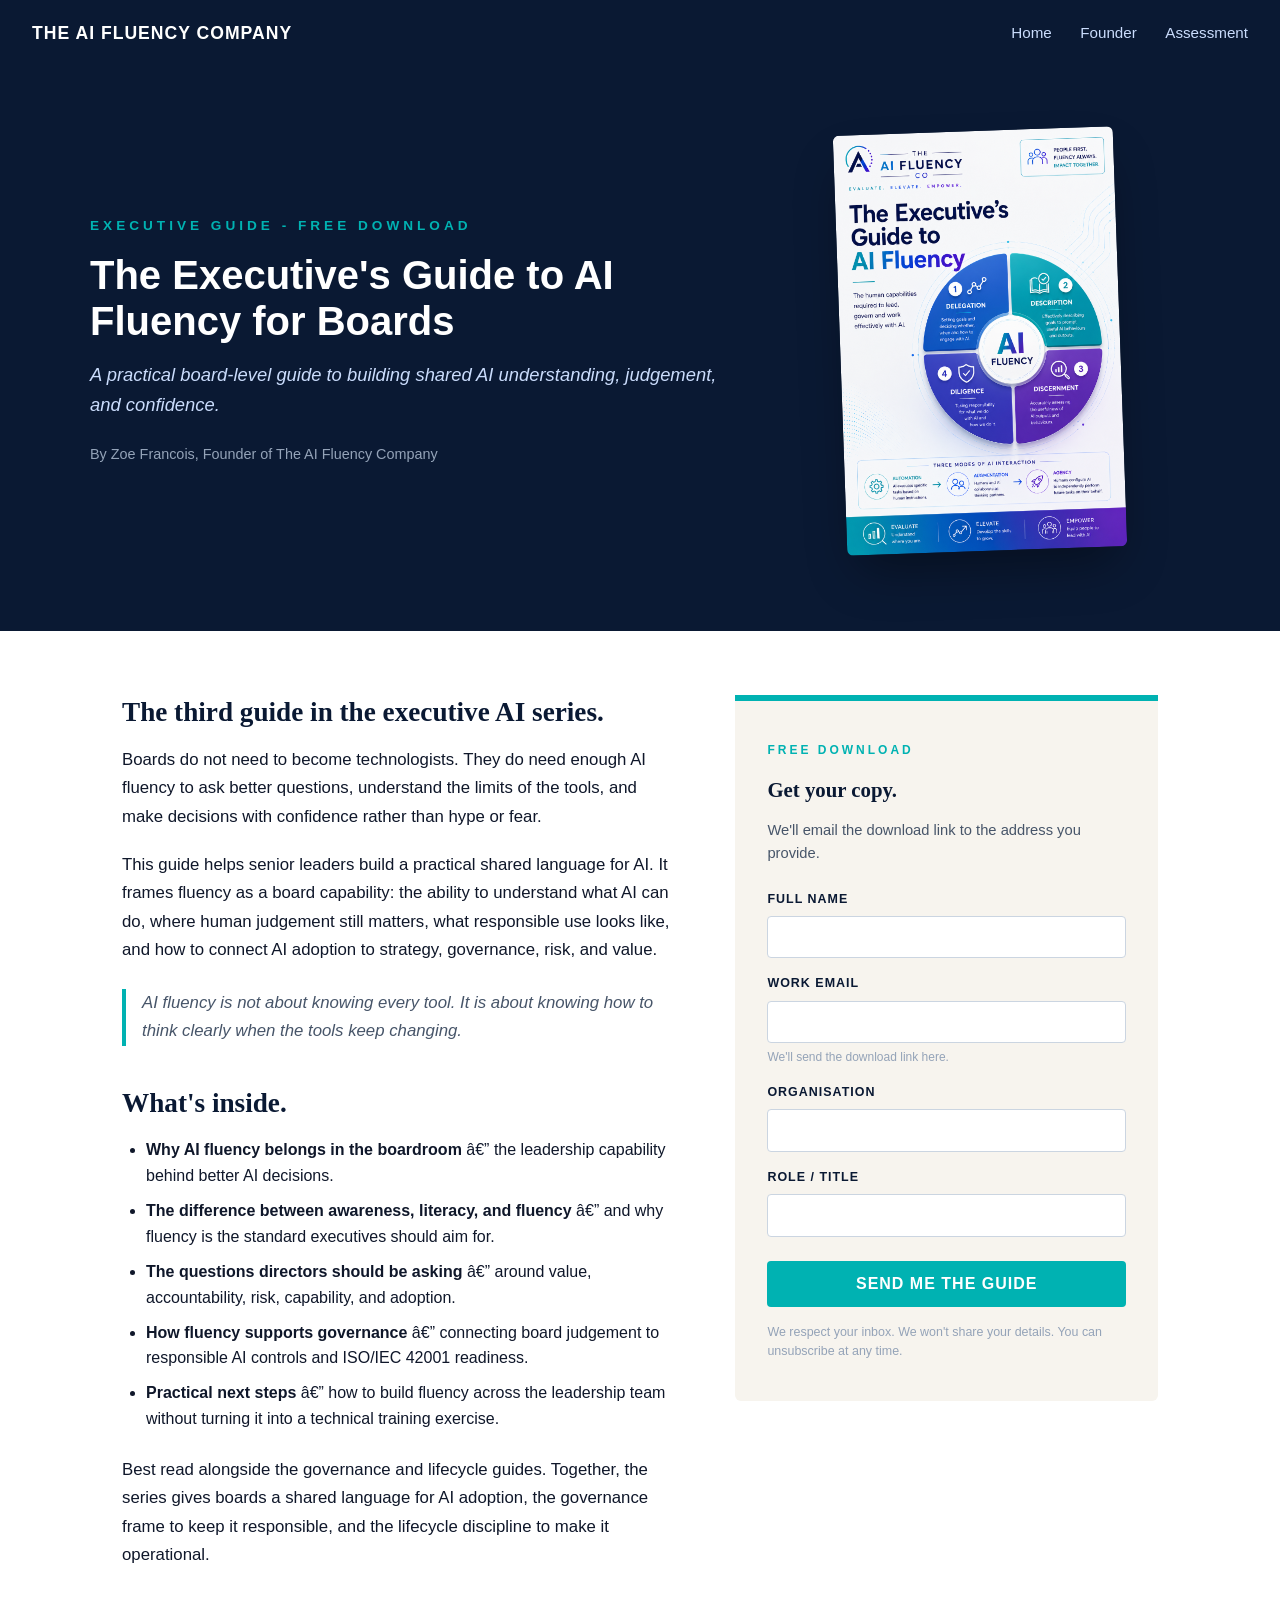
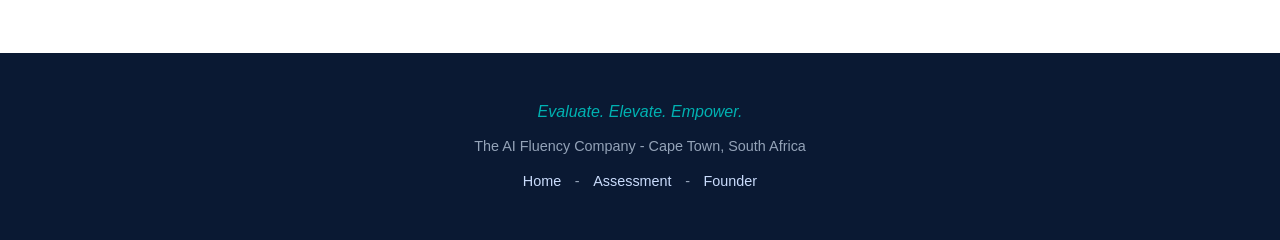
<file: ai-fluency-guide.html>
﻿<!DOCTYPE html>
<html lang="en">
<head>
<meta charset="UTF-8">
<meta name="viewport" content="width=device-width, initial-scale=1.0">
<title>Free Guide: AI Fluency for Boards &amp; Directors | Download Now</title>
<meta name="description" content="Help your board build practical AI fluency. Free executive guide covering governance, risk, ISO 42001 readiness, and the questions directors should be asking.">
<link rel="canonical" href="https://theaifluencyco.com/ai-fluency-guide.html">
<meta property="og:title" content="Free Guide: AI Fluency for Boards &amp; Directors">
<meta property="og:description" content="Help your board build practical AI fluency. Free executive guide covering governance, risk, and ISO 42001 readiness.">
<meta property="og:type" content="article">
<meta property="og:url" content="https://theaifluencyco.com/ai-fluency-guide.html">
<meta property="og:image" content="https://theaifluencyco.com/images/og-boards-guide.jpg">
<meta property="og:site_name" content="The AI Fluency Company">
<meta name="twitter:card" content="summary_large_image">
<meta name="twitter:title" content="Free Guide: AI Fluency for Boards &amp; Directors">
<meta name="twitter:description" content="Help your board build practical AI fluency. Free executive guide covering governance, risk, and ISO 42001 readiness.">
<meta name="twitter:image" content="https://theaifluencyco.com/images/og-boards-guide.jpg">

<style>
  * { margin: 0; padding: 0; box-sizing: border-box; }

  :root {
    --navy: #0A1933;
    --teal: #00B2B2;
    --teal-dark: #008e8e;
    --cream: #F7F4EE;
    --slate: #475569;
    --slate-light: #94A3B8;
    --slate-lighter: #CBD5E1;
    --ink: #0F172A;
    --light-blue: #CADCFC;
  }

  body {
    font-family: 'Segoe UI', Tahoma, Geneva, Verdana, sans-serif;
    color: var(--ink);
    background: #fff;
    line-height: 1.6;
  }

  /* ---- Header / Navigation ---- */
  .site-header {
    background: var(--navy);
    padding: 1.2rem 2rem;
    display: flex;
    justify-content: space-between;
    align-items: center;
    flex-wrap: wrap;
  }
  .site-header .brand {
    color: #fff;
    font-weight: 600;
    font-size: 1.1rem;
    letter-spacing: 1px;
    text-decoration: none;
  }
  .site-header nav a {
    color: var(--light-blue);
    margin-left: 1.5rem;
    text-decoration: none;
    font-size: 0.95rem;
  }
  .site-header nav a:hover { color: var(--teal); }

  /* ---- Hero ---- */
  .hero {
    background: var(--navy);
    color: #fff;
    padding: 4rem 2rem 5rem;
  }
  .hero-inner {
    max-width: 1100px;
    margin: 0 auto;
    display: grid;
    grid-template-columns: 1.5fr 1fr;
    gap: 3rem;
    align-items: center;
  }
  .hero .eyebrow {
    color: var(--teal);
    font-size: 0.85rem;
    font-weight: 700;
    letter-spacing: 4px;
    text-transform: uppercase;
    margin-bottom: 1rem;
  }
  .hero h1 {
    font-size: 2.5rem;
    line-height: 1.15;
    margin-bottom: 1rem;
    color: #fff;
    font-weight: 700;
  }
  .hero .subhead {
    font-size: 1.15rem;
    color: var(--light-blue);
    font-style: italic;
    margin-bottom: 1.5rem;
  }
  .hero .author {
    color: var(--slate-light);
    font-size: 0.9rem;
  }
  .hero .cover {
    text-align: center;
  }
  .cover-image {
    max-width: 280px;
    margin: 0 auto;
    border-radius: 6px;
    box-shadow: 0 25px 50px -12px rgba(0,0,0,0.4);
    transform: rotate(-2deg);
  }
  .cover-image img {
    width: 100%;
    border-radius: 6px;
    display: block;
  }

  /* ---- Main content ---- */
  .container {
    max-width: 1100px;
    margin: 0 auto;
    padding: 4rem 2rem;
  }
  .content-grid {
    display: grid;
    grid-template-columns: 1.3fr 1fr;
    gap: 4rem;
  }

  .description h2 {
    font-family: Georgia, serif;
    color: var(--navy);
    font-size: 1.7rem;
    margin-bottom: 1rem;
    line-height: 1.3;
  }
  .description p {
    color: var(--ink);
    font-size: 1.05rem;
    margin-bottom: 1.2rem;
    line-height: 1.7;
  }
  .description ul {
    margin: 1rem 0 1.5rem 1.5rem;
  }
  .description li {
    margin-bottom: 0.6rem;
    color: var(--ink);
  }
  .description .accent-line {
    color: var(--slate);
    font-style: italic;
    border-left: 4px solid var(--teal);
    padding-left: 1rem;
    margin: 1.5rem 0;
  }

  /* ---- Form panel ---- */
  .form-panel {
    background: var(--cream);
    border-top: 6px solid var(--teal);
    padding: 2.5rem 2rem;
    border-radius: 0 0 6px 6px;
    height: fit-content;
    position: sticky;
    top: 2rem;
  }
  .form-panel .form-eyebrow {
    color: var(--teal);
    font-size: 0.75rem;
    letter-spacing: 3px;
    font-weight: 700;
    text-transform: uppercase;
    margin-bottom: 0.8rem;
  }
  .form-panel h3 {
    font-family: Georgia, serif;
    color: var(--navy);
    font-size: 1.3rem;
    margin-bottom: 0.8rem;
  }
  .form-panel .pitch {
    color: var(--slate);
    font-size: 0.92rem;
    margin-bottom: 1.5rem;
  }

  .form-group { margin-bottom: 1rem; }
  .form-group label {
    display: block;
    color: var(--navy);
    font-size: 0.78rem;
    font-weight: 700;
    letter-spacing: 1px;
    text-transform: uppercase;
    margin-bottom: 0.4rem;
  }
  .form-group input {
    width: 100%;
    padding: 0.7rem 0.9rem;
    border: 1px solid var(--slate-lighter);
    border-radius: 4px;
    font-size: 1rem;
    color: var(--ink);
    background: #fff;
    font-family: inherit;
  }
  .form-group input:focus {
    outline: none;
    border-color: var(--teal);
    box-shadow: 0 0 0 3px rgba(0,178,178,0.15);
  }
  .form-group .help {
    font-size: 0.75rem;
    color: var(--slate-light);
    margin-top: 0.3rem;
  }

  .submit-btn {
    width: 100%;
    background: var(--teal);
    color: #fff;
    padding: 0.9rem;
    border: none;
    border-radius: 4px;
    font-size: 1rem;
    font-weight: 700;
    letter-spacing: 1px;
    text-transform: uppercase;
    cursor: pointer;
    margin-top: 0.5rem;
    transition: background 0.2s;
  }
  .submit-btn:hover { background: var(--teal-dark); }
  .submit-btn:disabled {
    background: var(--slate-lighter);
    cursor: not-allowed;
  }

  .privacy-note {
    font-size: 0.78rem;
    color: var(--slate-light);
    margin-top: 1rem;
    line-height: 1.5;
  }

  /* ---- Status messages ---- */
  .status {
    margin-top: 1.5rem;
    padding: 1rem 1.2rem;
    border-radius: 4px;
    font-size: 0.95rem;
    display: none;
  }
  .status.show { display: block; }
  .status.success {
    background: #ecfdf5;
    border-left: 4px solid #10b981;
    color: #065f46;
  }
  .status.error {
    background: #fef2f2;
    border-left: 4px solid #ef4444;
    color: #991b1b;
  }

  /* ---- Footer ---- */
  .site-footer {
    background: var(--navy);
    color: var(--slate-light);
    text-align: center;
    padding: 2.5rem 2rem;
    font-size: 0.9rem;
  }
  .site-footer p { margin: 0.4rem 0; }
  .site-footer .tagline {
    color: var(--teal);
    font-style: italic;
    font-size: 1rem;
    margin-bottom: 0.6rem;
  }
  .site-footer a {
    color: var(--light-blue);
    text-decoration: none;
    margin: 0 0.6rem;
  }
  .site-footer a:hover { color: var(--teal); }

  /* ---- Mobile ---- */
  @media (max-width: 800px) {
    .hero-inner, .content-grid {
      grid-template-columns: 1fr;
    }
    .hero h1 { font-size: 2rem; }
    .form-panel {
      position: static;
      margin-top: 2rem;
    }
    .cover-card { transform: rotate(0); margin-bottom: 1rem; }
  }
</style>
</head>
<body>

<header class="site-header">
  <a href="index.html" class="brand">THE AI FLUENCY COMPANY</a>
  <nav>
    <a href="index.html">Home</a>
    <a href="founder.html">Founder</a>
    <a href="ai-fluency-assessment.html">Assessment</a>
  </nav>
</header>

<section class="hero">
  <div class="hero-inner">
    <div>
      <div class="eyebrow">Executive Guide - Free Download</div>
      <h1>The Executive's Guide to AI Fluency for Boards</h1>
      <p class="subhead">A practical board-level guide to building shared AI understanding, judgement, and confidence.</p>
      <p class="author">By Zoe Francois, Founder of The AI Fluency Company</p>
    </div>
    <div class="cover">
      <div class="cover-image">
        <img src="assets/Fluency.png" alt="The Executive's Guide to AI Fluency for Boards cover">
      </div>
    </div>
  </div>
</section>

<main class="container">
  <div class="content-grid">
    <div class="description">
      <h2>The third guide in the executive AI series.</h2>

      <p>Boards do not need to become technologists. They do need enough AI fluency to ask better questions, understand the limits of the tools, and make decisions with confidence rather than hype or fear.</p>

      <p>This guide helps senior leaders build a practical shared language for AI. It frames fluency as a board capability: the ability to understand what AI can do, where human judgement still matters, what responsible use looks like, and how to connect AI adoption to strategy, governance, risk, and value.</p>

      <p class="accent-line">AI fluency is not about knowing every tool. It is about knowing how to think clearly when the tools keep changing.</p>

      <h2 style="margin-top: 2.5rem;">What's inside.</h2>

      <ul>
        <li><strong>Why AI fluency belongs in the boardroom</strong> â€” the leadership capability behind better AI decisions.</li>
        <li><strong>The difference between awareness, literacy, and fluency</strong> â€” and why fluency is the standard executives should aim for.</li>
        <li><strong>The questions directors should be asking</strong> â€” around value, accountability, risk, capability, and adoption.</li>
        <li><strong>How fluency supports governance</strong> â€” connecting board judgement to responsible AI controls and ISO/IEC 42001 readiness.</li>
        <li><strong>Practical next steps</strong> â€” how to build fluency across the leadership team without turning it into a technical training exercise.</li>
      </ul>

      <p>Best read alongside the governance and lifecycle guides. Together, the series gives boards a shared language for AI adoption, the governance frame to keep it responsible, and the lifecycle discipline to make it operational.</p>
    </div>

    <aside class="form-panel">
      <div class="form-eyebrow">FREE DOWNLOAD</div>
      <h3>Get your copy.</h3>
      <p class="pitch">We'll email the download link to the address you provide.</p>

      <form id="downloadForm" onsubmit="submitForm(event)">
        <div class="form-group">
          <label for="name">Full Name</label>
          <input type="text" id="name" name="name" required>
        </div>
        <div class="form-group">
          <label for="email">Work Email</label>
          <input type="email" id="email" name="email" required>
          <div class="help">We'll send the download link here.</div>
        </div>
        <div class="form-group">
          <label for="organisation">Organisation</label>
          <input type="text" id="organisation" name="organisation" required>
        </div>
        <div class="form-group">
          <label for="role">Role / Title</label>
          <input type="text" id="role" name="role" required>
        </div>
        <button type="submit" class="submit-btn" id="submitBtn">Send me the guide</button>
        <p class="privacy-note">We respect your inbox. We won't share your details. You can unsubscribe at any time.</p>
      </form>

      <div id="successMsg" class="status success">
        <strong>Thanks.</strong> Check your inbox in the next few minutes - the download link is on its way. While you wait, you might find <a href="ai-fluency-assessment.html" style="color:#065f46;text-decoration:underline;">the AI Fluency Assessment</a> useful - a 5-minute maturity benchmark across four dimensions of AI fluency.
      </div>
      <div id="errorMsg" class="status error">
        Something went wrong. Please try again, or email <strong>zoe@theaifluencyco.com</strong> directly and we'll send the guide.
        <div id="errorDetail" style="margin-top:0.6rem;font-size:0.82rem;"></div>
      </div>
    </aside>
  </div>
</main>

<footer class="site-footer">
  <p class="tagline">Evaluate. Elevate. Empower.</p>
  <p>The AI Fluency Company  -  Cape Town, South Africa</p>
  <p style="margin-top:0.8rem;">
    <a href="index.html">Home</a> -
    <a href="ai-fluency-assessment.html">Assessment</a> -
    <a href="founder.html">Founder</a>
  </p>
</footer>

<script>
  // ============================================================
  // CONFIGURATION - Replace this URL after deploying the Apps Script
  // ============================================================
  const APPS_SCRIPT_URL = 'https://script.google.com/macros/s/AKfycbyWpqHOUxzZIk-Bgq8LJiO091ZYAtCKseMSKJnR_b99Bg-yMlOBUazGxZ1QYkYolbvH/exec';

  const GUIDE_ID = 'fluency';  // identifies which guide this page is for

  async function submitForm(event) {
    event.preventDefault();
    const btn = document.getElementById('submitBtn');
    const successMsg = document.getElementById('successMsg');
    const errorMsg = document.getElementById('errorMsg');
    const errorDetail = document.getElementById('errorDetail');
    const form = document.getElementById('downloadForm');

    successMsg.classList.remove('show');
    errorMsg.classList.remove('show');
    if (errorDetail) errorDetail.textContent = '';
    btn.disabled = true;
    btn.textContent = 'Sending...';

    const data = {
      guide: GUIDE_ID,
      guideName: 'AI Fluency for Boards Guide',
      downloadUrl: 'https://theaifluencyco.com/assets/ai-fluency-for-boards-guide.pdf',
      name: document.getElementById('name').value.trim(),
      email: document.getElementById('email').value.trim(),
      organisation: document.getElementById('organisation').value.trim(),
      role: document.getElementById('role').value.trim(),
      timestamp: new Date().toISOString()
    };

    try {
      const response = await fetch(APPS_SCRIPT_URL, {
        method: 'POST',
        headers: { 'Content-Type': 'text/plain;charset=utf-8' },
        body: JSON.stringify(data)
      });

      const resultText = await response.text();
      let result = {};
      try {
        result = resultText ? JSON.parse(resultText) : {};
      } catch (parseError) {
        throw new Error('The download service returned an unreadable response.');
      }

      if (!response.ok || result.ok === false || result.status === 'error') {
        throw new Error(result.error || result.message || 'The download service could not save this request.');
      }

      successMsg.classList.add('show');
      form.style.display = 'none';
      btn.textContent = 'Sent';
      
    } catch (err) {
      console.error('Submission error:', err);
      const retryAsOpaqueRequest = err && (
        err.message === 'Failed to fetch' ||
        err.message === 'Load failed' ||
        err.message === 'NetworkError when attempting to fetch resource.' ||
        err.message === 'The download service returned an unreadable response.'
      );

      if (retryAsOpaqueRequest) {
        successMsg.classList.add('show');
        form.style.display = 'none';
        btn.textContent = 'Sent';
        return;
      }

      if (typeof errorDetail !== 'undefined' && errorDetail) errorDetail.textContent = err.message;
      errorMsg.classList.add('show');
      btn.disabled = false;
      btn.textContent = 'Send me the guide';
    }
  }
</script>

</body>
</html>
</file>
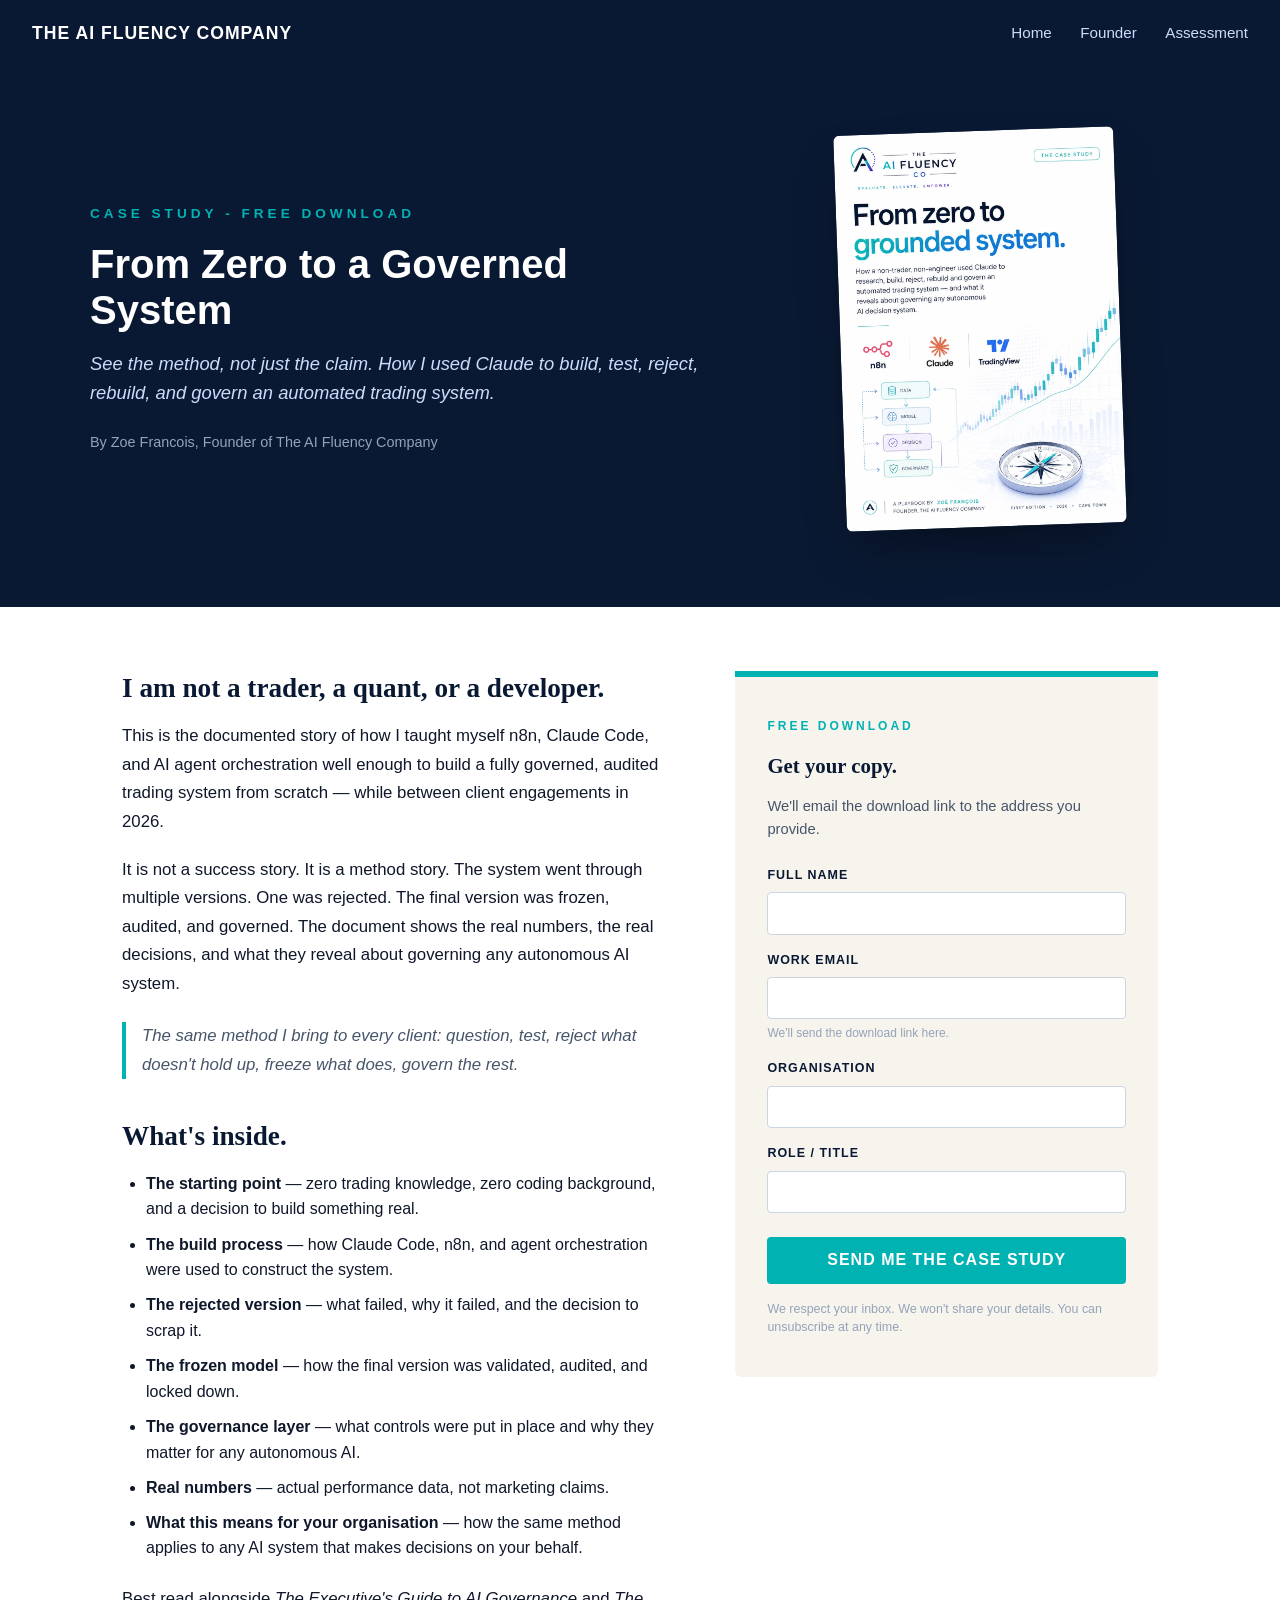
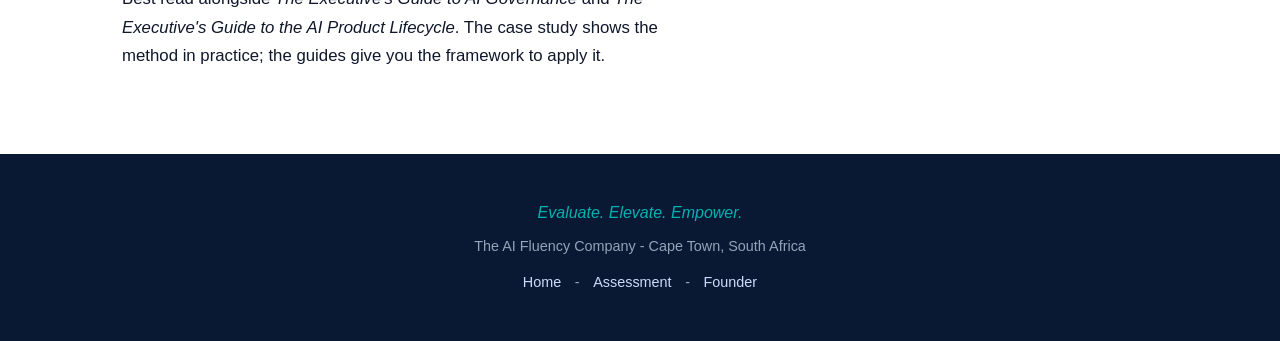
<file: case-study.html>
<!DOCTYPE html>
<html lang="en">
<head>
<meta charset="UTF-8">
<meta name="viewport" content="width=device-width, initial-scale=1.0">
<title>Case Study: From Zero to a Governed System | The AI Fluency Company</title>
<meta name="description" content="Documented case study: how Claude was used to build, test, reject, rebuild, and govern an automated trading system. Real numbers. A rejected version. A frozen, audited model.">
<link rel="canonical" href="https://theaifluencyco.com/case-study.html">
<meta property="og:title" content="Case Study: From Zero to a Governed System">
<meta property="og:description" content="Documented case study: how Claude was used to build, test, reject, rebuild, and govern an automated trading system.">
<meta property="og:type" content="article">
<meta property="og:url" content="https://theaifluencyco.com/case-study.html">
<meta property="og:image" content="https://theaifluencyco.com/images/og-case-study.jpg">
<meta property="og:site_name" content="The AI Fluency Company">
<meta name="twitter:card" content="summary_large_image">
<meta name="twitter:title" content="Case Study: From Zero to a Governed System">
<meta name="twitter:description" content="Documented case study: how Claude was used to build, test, reject, rebuild, and govern an automated trading system.">
<meta name="twitter:image" content="https://theaifluencyco.com/images/og-case-study.jpg">

<style>
  * { margin: 0; padding: 0; box-sizing: border-box; }

  :root {
    --navy: #0A1933;
    --teal: #00B2B2;
    --teal-dark: #008e8e;
    --cream: #F7F4EE;
    --slate: #475569;
    --slate-light: #94A3B8;
    --slate-lighter: #CBD5E1;
    --ink: #0F172A;
    --light-blue: #CADCFC;
  }

  body {
    font-family: 'Segoe UI', Tahoma, Geneva, Verdana, sans-serif;
    color: var(--ink);
    background: #fff;
    line-height: 1.6;
  }

  /* ---- Header / Navigation ---- */
  .site-header {
    background: var(--navy);
    padding: 1.2rem 2rem;
    display: flex;
    justify-content: space-between;
    align-items: center;
    flex-wrap: wrap;
  }
  .site-header .brand {
    color: #fff;
    font-weight: 600;
    font-size: 1.1rem;
    letter-spacing: 1px;
    text-decoration: none;
  }
  .site-header nav a {
    color: var(--light-blue);
    margin-left: 1.5rem;
    text-decoration: none;
    font-size: 0.95rem;
  }
  .site-header nav a:hover { color: var(--teal); }

  /* ---- Hero ---- */
  .hero {
    background: var(--navy);
    color: #fff;
    padding: 4rem 2rem 5rem;
  }
  .hero-inner {
    max-width: 1100px;
    margin: 0 auto;
    display: grid;
    grid-template-columns: 1.5fr 1fr;
    gap: 3rem;
    align-items: center;
  }
  .hero .eyebrow {
    color: var(--teal);
    font-size: 0.85rem;
    font-weight: 700;
    letter-spacing: 4px;
    text-transform: uppercase;
    margin-bottom: 1rem;
  }
  .hero h1 {
    font-size: 2.5rem;
    line-height: 1.15;
    margin-bottom: 1rem;
    color: #fff;
    font-weight: 700;
  }
  .hero .subhead {
    font-size: 1.15rem;
    color: var(--light-blue);
    font-style: italic;
    margin-bottom: 1.5rem;
  }
  .hero .author {
    color: var(--slate-light);
    font-size: 0.9rem;
  }
  .hero .cover {
    text-align: center;
  }
  .cover-image {
    max-width: 280px;
    margin: 0 auto;
    border-radius: 6px;
    box-shadow: 0 25px 50px -12px rgba(0,0,0,0.4);
    transform: rotate(-2deg);
  }
  .cover-image img {
    width: 100%;
    border-radius: 6px;
    display: block;
  }

  /* ---- Main content ---- */
  .container {
    max-width: 1100px;
    margin: 0 auto;
    padding: 4rem 2rem;
  }
  .content-grid {
    display: grid;
    grid-template-columns: 1.3fr 1fr;
    gap: 4rem;
  }

  .description h2 {
    font-family: Georgia, serif;
    color: var(--navy);
    font-size: 1.7rem;
    margin-bottom: 1rem;
    line-height: 1.3;
  }
  .description p {
    color: var(--ink);
    font-size: 1.05rem;
    margin-bottom: 1.2rem;
    line-height: 1.7;
  }
  .description ul {
    margin: 1rem 0 1.5rem 1.5rem;
  }
  .description li {
    margin-bottom: 0.6rem;
    color: var(--ink);
  }
  .description .accent-line {
    color: var(--slate);
    font-style: italic;
    border-left: 4px solid var(--teal);
    padding-left: 1rem;
    margin: 1.5rem 0;
  }

  /* ---- Form panel ---- */
  .form-panel {
    background: var(--cream);
    border-top: 6px solid var(--teal);
    padding: 2.5rem 2rem;
    border-radius: 0 0 6px 6px;
    height: fit-content;
    position: sticky;
    top: 2rem;
  }
  .form-panel .form-eyebrow {
    color: var(--teal);
    font-size: 0.75rem;
    letter-spacing: 3px;
    font-weight: 700;
    text-transform: uppercase;
    margin-bottom: 0.8rem;
  }
  .form-panel h3 {
    font-family: Georgia, serif;
    color: var(--navy);
    font-size: 1.3rem;
    margin-bottom: 0.8rem;
  }
  .form-panel .pitch {
    color: var(--slate);
    font-size: 0.92rem;
    margin-bottom: 1.5rem;
  }

  .form-group { margin-bottom: 1rem; }
  .form-group label {
    display: block;
    color: var(--navy);
    font-size: 0.78rem;
    font-weight: 700;
    letter-spacing: 1px;
    text-transform: uppercase;
    margin-bottom: 0.4rem;
  }
  .form-group input {
    width: 100%;
    padding: 0.7rem 0.9rem;
    border: 1px solid var(--slate-lighter);
    border-radius: 4px;
    font-size: 1rem;
    color: var(--ink);
    background: #fff;
    font-family: inherit;
  }
  .form-group input:focus {
    outline: none;
    border-color: var(--teal);
    box-shadow: 0 0 0 3px rgba(0,178,178,0.15);
  }
  .form-group .help {
    font-size: 0.75rem;
    color: var(--slate-light);
    margin-top: 0.3rem;
  }

  .submit-btn {
    width: 100%;
    background: var(--teal);
    color: #fff;
    padding: 0.9rem;
    border: none;
    border-radius: 4px;
    font-size: 1rem;
    font-weight: 700;
    letter-spacing: 1px;
    text-transform: uppercase;
    cursor: pointer;
    margin-top: 0.5rem;
    transition: background 0.2s;
  }
  .submit-btn:hover { background: var(--teal-dark); }
  .submit-btn:disabled {
    background: var(--slate-lighter);
    cursor: not-allowed;
  }

  .privacy-note {
    font-size: 0.78rem;
    color: var(--slate-light);
    margin-top: 1rem;
    line-height: 1.5;
  }

  /* ---- Status messages ---- */
  .status {
    margin-top: 1.5rem;
    padding: 1rem 1.2rem;
    border-radius: 4px;
    font-size: 0.95rem;
    display: none;
  }
  .status.show { display: block; }
  .status.success {
    background: #ecfdf5;
    border-left: 4px solid #10b981;
    color: #065f46;
  }
  .status.error {
    background: #fef2f2;
    border-left: 4px solid #ef4444;
    color: #991b1b;
  }

  /* ---- Footer ---- */
  .site-footer {
    background: var(--navy);
    color: var(--slate-light);
    text-align: center;
    padding: 2.5rem 2rem;
    font-size: 0.9rem;
  }
  .site-footer p { margin: 0.4rem 0; }
  .site-footer .tagline {
    color: var(--teal);
    font-style: italic;
    font-size: 1rem;
    margin-bottom: 0.6rem;
  }
  .site-footer a {
    color: var(--light-blue);
    text-decoration: none;
    margin: 0 0.6rem;
  }
  .site-footer a:hover { color: var(--teal); }

  /* ---- Mobile ---- */
  @media (max-width: 800px) {
    .hero-inner, .content-grid {
      grid-template-columns: 1fr;
    }
    .hero h1 { font-size: 2rem; }
    .form-panel {
      position: static;
      margin-top: 2rem;
    }
    .cover-card { transform: rotate(0); margin-bottom: 1rem; }
  }
</style>
</head>
<body>

<header class="site-header">
  <a href="index.html" class="brand">THE AI FLUENCY COMPANY</a>
  <nav>
    <a href="index.html">Home</a>
    <a href="founder.html">Founder</a>
    <a href="ai-fluency-assessment.html">Assessment</a>
  </nav>
</header>

<section class="hero">
  <div class="hero-inner">
    <div>
      <div class="eyebrow">Case Study - Free Download</div>
      <h1>From Zero to a Governed System</h1>
      <p class="subhead">See the method, not just the claim. How I used Claude to build, test, reject, rebuild, and govern an automated trading system.</p>
      <p class="author">By Zoe Francois, Founder of The AI Fluency Company</p>
    </div>
    <div class="cover">
      <div class="cover-image">
        <img src="assets/Case%20Study.jpeg" alt="From Zero to a Governed System case study cover">
      </div>
    </div>
  </div>
</section>

<main class="container">
  <div class="content-grid">
    <div class="description">
      <h2>I am not a trader, a quant, or a developer.</h2>

      <p>This is the documented story of how I taught myself n8n, Claude Code, and AI agent orchestration well enough to build a fully governed, audited trading system from scratch — while between client engagements in 2026.</p>

      <p>It is not a success story. It is a method story. The system went through multiple versions. One was rejected. The final version was frozen, audited, and governed. The document shows the real numbers, the real decisions, and what they reveal about governing any autonomous AI system.</p>

      <p class="accent-line">The same method I bring to every client: question, test, reject what doesn't hold up, freeze what does, govern the rest.</p>

      <h2 style="margin-top: 2.5rem;">What's inside.</h2>

      <ul>
        <li><strong>The starting point</strong> — zero trading knowledge, zero coding background, and a decision to build something real.</li>
        <li><strong>The build process</strong> — how Claude Code, n8n, and agent orchestration were used to construct the system.</li>
        <li><strong>The rejected version</strong> — what failed, why it failed, and the decision to scrap it.</li>
        <li><strong>The frozen model</strong> — how the final version was validated, audited, and locked down.</li>
        <li><strong>The governance layer</strong> — what controls were put in place and why they matter for any autonomous AI.</li>
        <li><strong>Real numbers</strong> — actual performance data, not marketing claims.</li>
        <li><strong>What this means for your organisation</strong> — how the same method applies to any AI system that makes decisions on your behalf.</li>
      </ul>

      <p>Best read alongside <em>The Executive's Guide to AI Governance</em> and <em>The Executive's Guide to the AI Product Lifecycle</em>. The case study shows the method in practice; the guides give you the framework to apply it.</p>
    </div>

    <aside class="form-panel">
      <div class="form-eyebrow">FREE DOWNLOAD</div>
      <h3>Get your copy.</h3>
      <p class="pitch">We'll email the download link to the address you provide.</p>

      <form id="downloadForm" onsubmit="submitForm(event)">
        <div class="form-group">
          <label for="name">Full Name</label>
          <input type="text" id="name" name="name" required>
        </div>
        <div class="form-group">
          <label for="email">Work Email</label>
          <input type="email" id="email" name="email" required>
          <div class="help">We'll send the download link here.</div>
        </div>
        <div class="form-group">
          <label for="organisation">Organisation</label>
          <input type="text" id="organisation" name="organisation" required>
        </div>
        <div class="form-group">
          <label for="role">Role / Title</label>
          <input type="text" id="role" name="role" required>
        </div>
        <button type="submit" class="submit-btn" id="submitBtn">Send me the case study</button>
        <p class="privacy-note">We respect your inbox. We won't share your details. You can unsubscribe at any time.</p>
      </form>

      <div id="successMsg" class="status success">
        <strong>Thanks.</strong> Check your inbox in the next few minutes - the download link is on its way. While you wait, you might find <a href="ai-fluency-assessment.html" style="color:#065f46;text-decoration:underline;">the AI Fluency Assessment</a> useful - a 5-minute maturity benchmark across four dimensions of AI fluency.
      </div>
      <div id="errorMsg" class="status error">
        Something went wrong. Please try again, or email <strong>zoe@theaifluencyco.com</strong> directly and we'll send the case study.
        <div id="errorDetail" style="margin-top:0.6rem;font-size:0.82rem;"></div>
      </div>
    </aside>
  </div>
</main>

<footer class="site-footer">
  <p class="tagline">Evaluate. Elevate. Empower.</p>
  <p>The AI Fluency Company  -  Cape Town, South Africa</p>
  <p style="margin-top:0.8rem;">
    <a href="index.html">Home</a> -
    <a href="ai-fluency-assessment.html">Assessment</a> -
    <a href="founder.html">Founder</a>
  </p>
</footer>

<script>
  // ============================================================
  // CONFIGURATION - Replace this URL after deploying the Apps Script
  // ============================================================
  const APPS_SCRIPT_URL = 'https://script.google.com/macros/s/AKfycbyWpqHOUxzZIk-Bgq8LJiO091ZYAtCKseMSKJnR_b99Bg-yMlOBUazGxZ1QYkYolbvH/exec';

  const GUIDE_ID = 'case-study';  // identifies which guide this page is for

  async function submitForm(event) {
    event.preventDefault();
    const btn = document.getElementById('submitBtn');
    const successMsg = document.getElementById('successMsg');
    const errorMsg = document.getElementById('errorMsg');
    const errorDetail = document.getElementById('errorDetail');
    const form = document.getElementById('downloadForm');

    successMsg.classList.remove('show');
    errorMsg.classList.remove('show');
    if (errorDetail) errorDetail.textContent = '';
    btn.disabled = true;
    btn.textContent = 'Sending...';

    const data = {
      guide: GUIDE_ID,
      guideName: 'Case Study: From Zero to a Governed System',
      downloadUrl: new URL('assets/The%20AI%20Fluency%20Co%20-%20From%20Zero%20to%20a%20Governed%20System%20(Case%20Study).pdf', window.location.href).href,
      name: document.getElementById('name').value.trim(),
      email: document.getElementById('email').value.trim(),
      organisation: document.getElementById('organisation').value.trim(),
      role: document.getElementById('role').value.trim(),
      timestamp: new Date().toISOString()
    };

    try {
      const response = await fetch(APPS_SCRIPT_URL, {
        method: 'POST',
        headers: { 'Content-Type': 'text/plain;charset=utf-8' },
        body: JSON.stringify(data)
      });

      const resultText = await response.text();
      let result = {};
      try {
        result = resultText ? JSON.parse(resultText) : {};
      } catch (parseError) {
        throw new Error('The download service returned an unreadable response.');
      }

      if (!response.ok || result.ok === false || result.status === 'error') {
        throw new Error(result.error || result.message || 'The download service could not save this request.');
      }

      successMsg.classList.add('show');
      form.style.display = 'none';
      btn.textContent = 'Sent';
      
    } catch (err) {
      console.error('Submission error:', err);
      const retryAsOpaqueRequest = err && (
        err.message === 'Failed to fetch' ||
        err.message === 'Load failed' ||
        err.message === 'NetworkError when attempting to fetch resource.' ||
        err.message === 'The download service returned an unreadable response.'
      );

      if (retryAsOpaqueRequest) {
        successMsg.classList.add('show');
        form.style.display = 'none';
        btn.textContent = 'Sent';
        return;
      }

      if (typeof errorDetail !== 'undefined' && errorDetail) errorDetail.textContent = err.message;
      errorMsg.classList.add('show');
      btn.disabled = false;
      btn.textContent = 'Send me the case study';
    }
  }
</script>

</body>
</html>
</file>
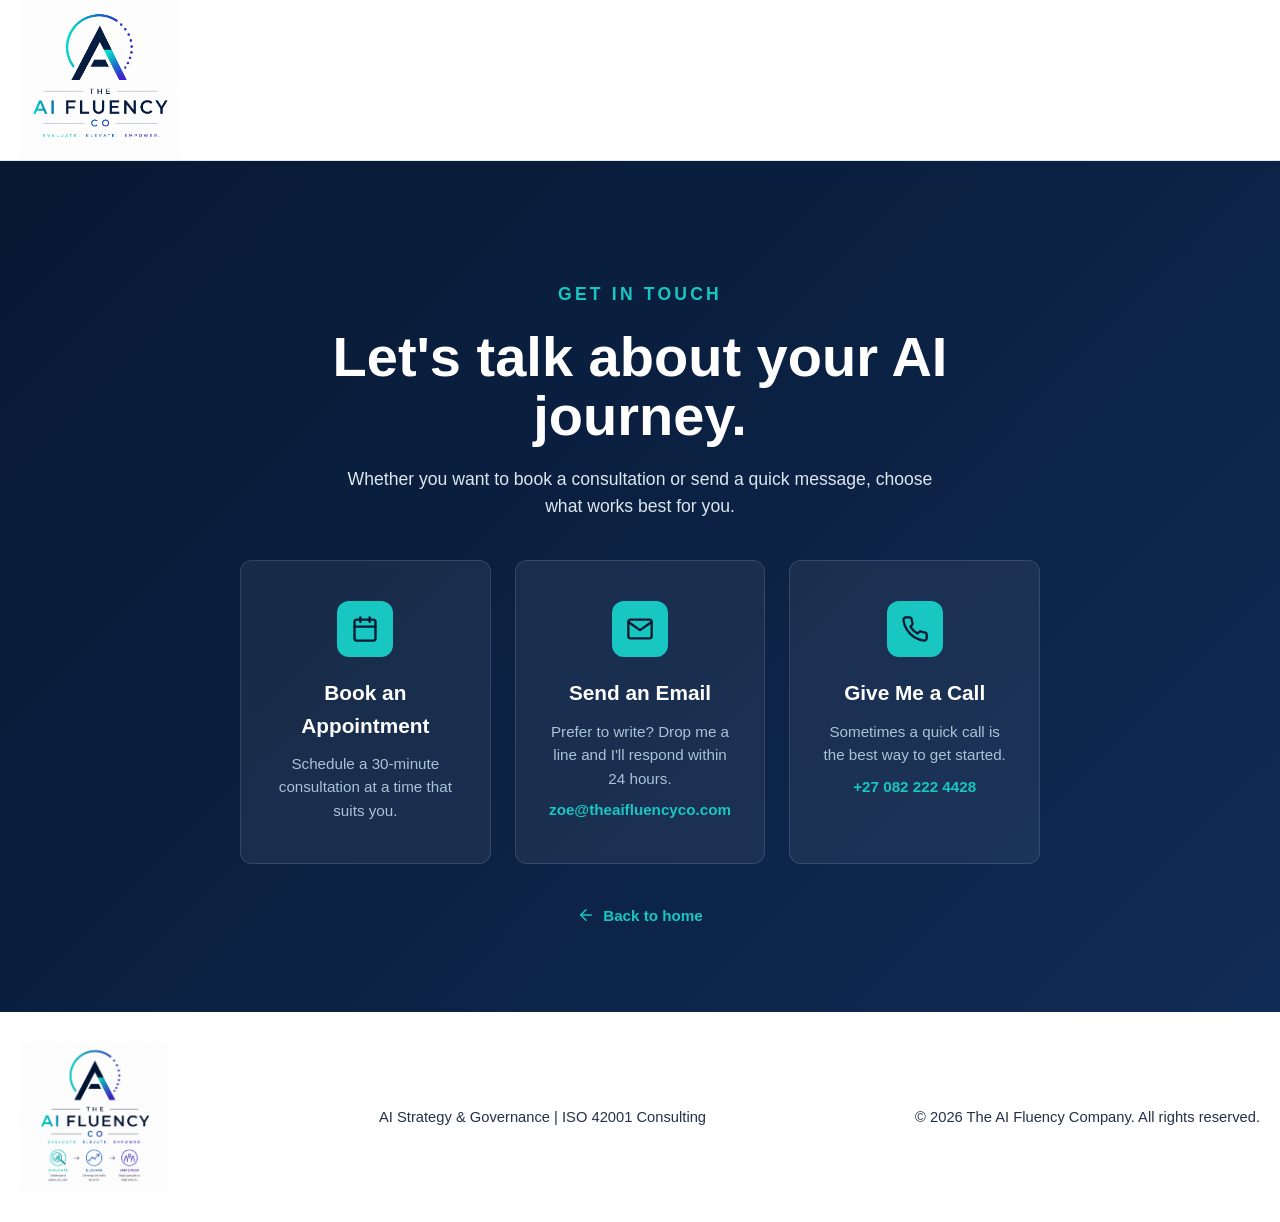
<file: contact.html>
<!DOCTYPE html>
<html lang="en">
<head>
  <meta charset="UTF-8">
  <meta name="viewport" content="width=device-width, initial-scale=1.0">
  <title>Contact | The AI Fluency Company</title>
  <meta name="description" content="Book a consultation or get in touch with The AI Fluency Company.">
  <link rel="canonical" href="https://theaifluencyco.com/contact.html">
  <link rel="icon" type="image/x-icon" href="/favicon.ico">
  <link rel="icon" type="image/png" sizes="16x16" href="/favicon-16x16.png">
  <link rel="icon" type="image/png" sizes="32x32" href="/favicon-32x32.png">
  <link rel="apple-touch-icon" sizes="180x180" href="/apple-touch-icon.png">
  <link rel="manifest" href="/site.webmanifest">
  <meta name="theme-color" content="#0A2540">
  <link rel="stylesheet" href="styles.css">
  <style>
    .contact-page {
      min-height: 100vh;
      display: flex;
      flex-direction: column;
    }
    .contact-hero {
      flex: 1;
      display: flex;
      align-items: center;
      justify-content: center;
      padding: 120px 20px 80px;
      background: linear-gradient(135deg, #071832 0%, #102b55 100%);
      color: var(--white);
    }
    .contact-hero-inner {
      width: min(800px, 100%);
      text-align: center;
    }
    .contact-hero .eyebrow {
      color: var(--teal);
      margin-bottom: 20px;
    }
    .contact-hero h1 {
      margin: 0 auto 20px;
      font-size: clamp(2.2rem, 5vw, 3.5rem);
      color: var(--white);
      max-width: 700px;
    }
    .contact-hero p {
      color: #dbe7ed;
      font-size: 1.1rem;
      margin: 0 auto 40px;
      max-width: 600px;
    }
    .contact-context {
      margin: 0 auto 24px;
      padding: 14px 24px;
      border-radius: 8px;
      background: rgba(24, 199, 194, 0.12);
      border: 1px solid rgba(24, 199, 194, 0.25);
      color: var(--teal);
      font-size: 1.05rem;
      font-weight: 600;
      max-width: 600px;
      display: none;
    }
    .contact-context.visible {
      display: inline-block;
    }
    .contact-options {
      display: grid;
      grid-template-columns: repeat(3, 1fr);
      gap: 24px;
      margin-top: 40px;
    }
    .contact-option {
      display: flex;
      flex-direction: column;
      align-items: center;
      padding: 40px 30px;
      border-radius: 12px;
      background: rgba(255, 255, 255, 0.06);
      border: 1px solid rgba(255, 255, 255, 0.12);
      text-decoration: none;
      color: var(--white);
      transition: transform 0.2s ease, background 0.2s ease;
    }
    .contact-option:hover {
      transform: translateY(-4px);
      background: rgba(255, 255, 255, 0.1);
    }
    .contact-option-icon {
      width: 56px;
      height: 56px;
      margin-bottom: 20px;
      display: flex;
      align-items: center;
      justify-content: center;
      border-radius: 12px;
      background: var(--teal);
    }
    .contact-option-icon svg {
      width: 28px;
      height: 28px;
      color: var(--ink);
    }
    .contact-option h3 {
      margin: 0 0 10px;
      font-size: 1.3rem;
    }
    .contact-option p {
      margin: 0;
      color: #a8c4d4;
      font-size: 0.95rem;
    }
    .contact-email {
      margin-top: 8px;
      color: var(--teal);
      font-weight: 700;
      font-size: 0.95rem;
    }
    .back-link {
      display: inline-flex;
      align-items: center;
      gap: 8px;
      margin-top: 40px;
      color: var(--teal);
      text-decoration: none;
      font-weight: 700;
      font-size: 0.95rem;
      transition: color 0.2s ease;
    }
    .back-link:hover {
      color: var(--white);
    }
    .back-link svg {
      width: 18px;
      height: 18px;
    }
    @media (max-width: 920px) {
      .contact-options {
        grid-template-columns: 1fr;
      }
    }

    @media (max-width: 620px) {
      .contact-options {
        grid-template-columns: 1fr;
      }
      .contact-hero {
        padding: 100px 20px 60px;
      }
    }
  </style>
</head>
<body class="contact-page">
  <header class="site-header" id="top">
    <nav class="nav" aria-label="Primary navigation">
      <a class="brand" href="index.html" aria-label="The AI Fluency Company home">
        <img src="assets/ai-fluency-logo-standard.png" alt="The AI Fluency Company">
      </a>
    </nav>
  </header>

  <main class="contact-hero">
    <div class="contact-hero-inner">
      <p class="eyebrow">Get in touch</p>
      <h1>Let's talk about your AI journey.</h1>
      <p id="contact-context" class="contact-context"></p>
      <p>Whether you want to book a consultation or send a quick message, choose what works best for you.</p>

      <div class="contact-options">
        <a href="https://calendly.com/zoefrancois123/30min" class="contact-option">
          <div class="contact-option-icon">
            <svg viewBox="0 0 24 24" fill="none" stroke="currentColor" stroke-width="2" stroke-linecap="round" stroke-linejoin="round">
              <rect x="3" y="4" width="18" height="18" rx="2" ry="2"></rect>
              <line x1="16" y1="2" x2="16" y2="6"></line>
              <line x1="8" y1="2" x2="8" y2="6"></line>
              <line x1="3" y1="10" x2="21" y2="10"></line>
            </svg>
          </div>
          <h3>Book an Appointment</h3>
          <p>Schedule a 30-minute consultation at a time that suits you.</p>
        </a>

        <a href="mailto:zoe@theaifluencyco.com" class="contact-option">
          <div class="contact-option-icon">
            <svg viewBox="0 0 24 24" fill="none" stroke="currentColor" stroke-width="2" stroke-linecap="round" stroke-linejoin="round">
              <path d="M4 4h16c1.1 0 2 .9 2 2v12c0 1.1-.9 2-2 2H4c-1.1 0-2-.9-2-2V6c0-1.1.9-2 2-2z"></path>
              <polyline points="22,6 12,13 2,6"></polyline>
            </svg>
          </div>
          <h3>Send an Email</h3>
          <p>Prefer to write? Drop me a line and I'll respond within 24 hours.</p>
          <span class="contact-email">zoe@theaifluencyco.com</span>
        </a>

        <a href="tel:+270822224428" class="contact-option">
          <div class="contact-option-icon">
            <svg viewBox="0 0 24 24" fill="none" stroke="currentColor" stroke-width="2" stroke-linecap="round" stroke-linejoin="round">
              <path d="M22 16.92v3a2 2 0 0 1-2.18 2 19.79 19.79 0 0 1-8.63-3.07 19.5 19.5 0 0 1-6-6 19.79 19.79 0 0 1-3.07-8.67A2 2 0 0 1 4.11 2h3a2 2 0 0 1 2 1.72 12.84 12.84 0 0 0 .7 2.81 2 2 0 0 1-.45 2.11L8.09 9.91a16 16 0 0 0 6 6l1.27-1.27a2 2 0 0 1 2.11-.45 12.84 12.84 0 0 0 2.81.7A2 2 0 0 1 22 16.92z"></path>
            </svg>
          </div>
          <h3>Give Me a Call</h3>
          <p>Sometimes a quick call is the best way to get started.</p>
          <span class="contact-email">+27 082 222 4428</span>
        </a>
      </div>

      <a href="index.html" class="back-link">
        <svg viewBox="0 0 24 24" fill="none" stroke="currentColor" stroke-width="2" stroke-linecap="round" stroke-linejoin="round">
          <line x1="19" y1="12" x2="5" y2="12"></line>
          <polyline points="12 19 5 12 12 5"></polyline>
        </svg>
        Back to home
      </a>
    </div>
  </main>

  <script>
    (function() {
      const params = new URLSearchParams(window.location.search);
      const from = params.get('from');
      const contextEl = document.getElementById('contact-context');
      if (from && contextEl) {
        contextEl.textContent = 'Interested in ' + decodeURIComponent(from.replace(/\+/g, ' ')) + "? Let's talk about it.";
        contextEl.classList.add('visible');
      }
    })();
  </script>

  <footer class="footer">
    <img src="assets/ai-fluency-logo-full.png" alt="The AI Fluency Company">
    <p>AI Strategy &amp; Governance | ISO 42001 Consulting</p>
    <p>&copy; 2026 The AI Fluency Company. All rights reserved.</p>
  </footer>
</body>
</html>
</file>
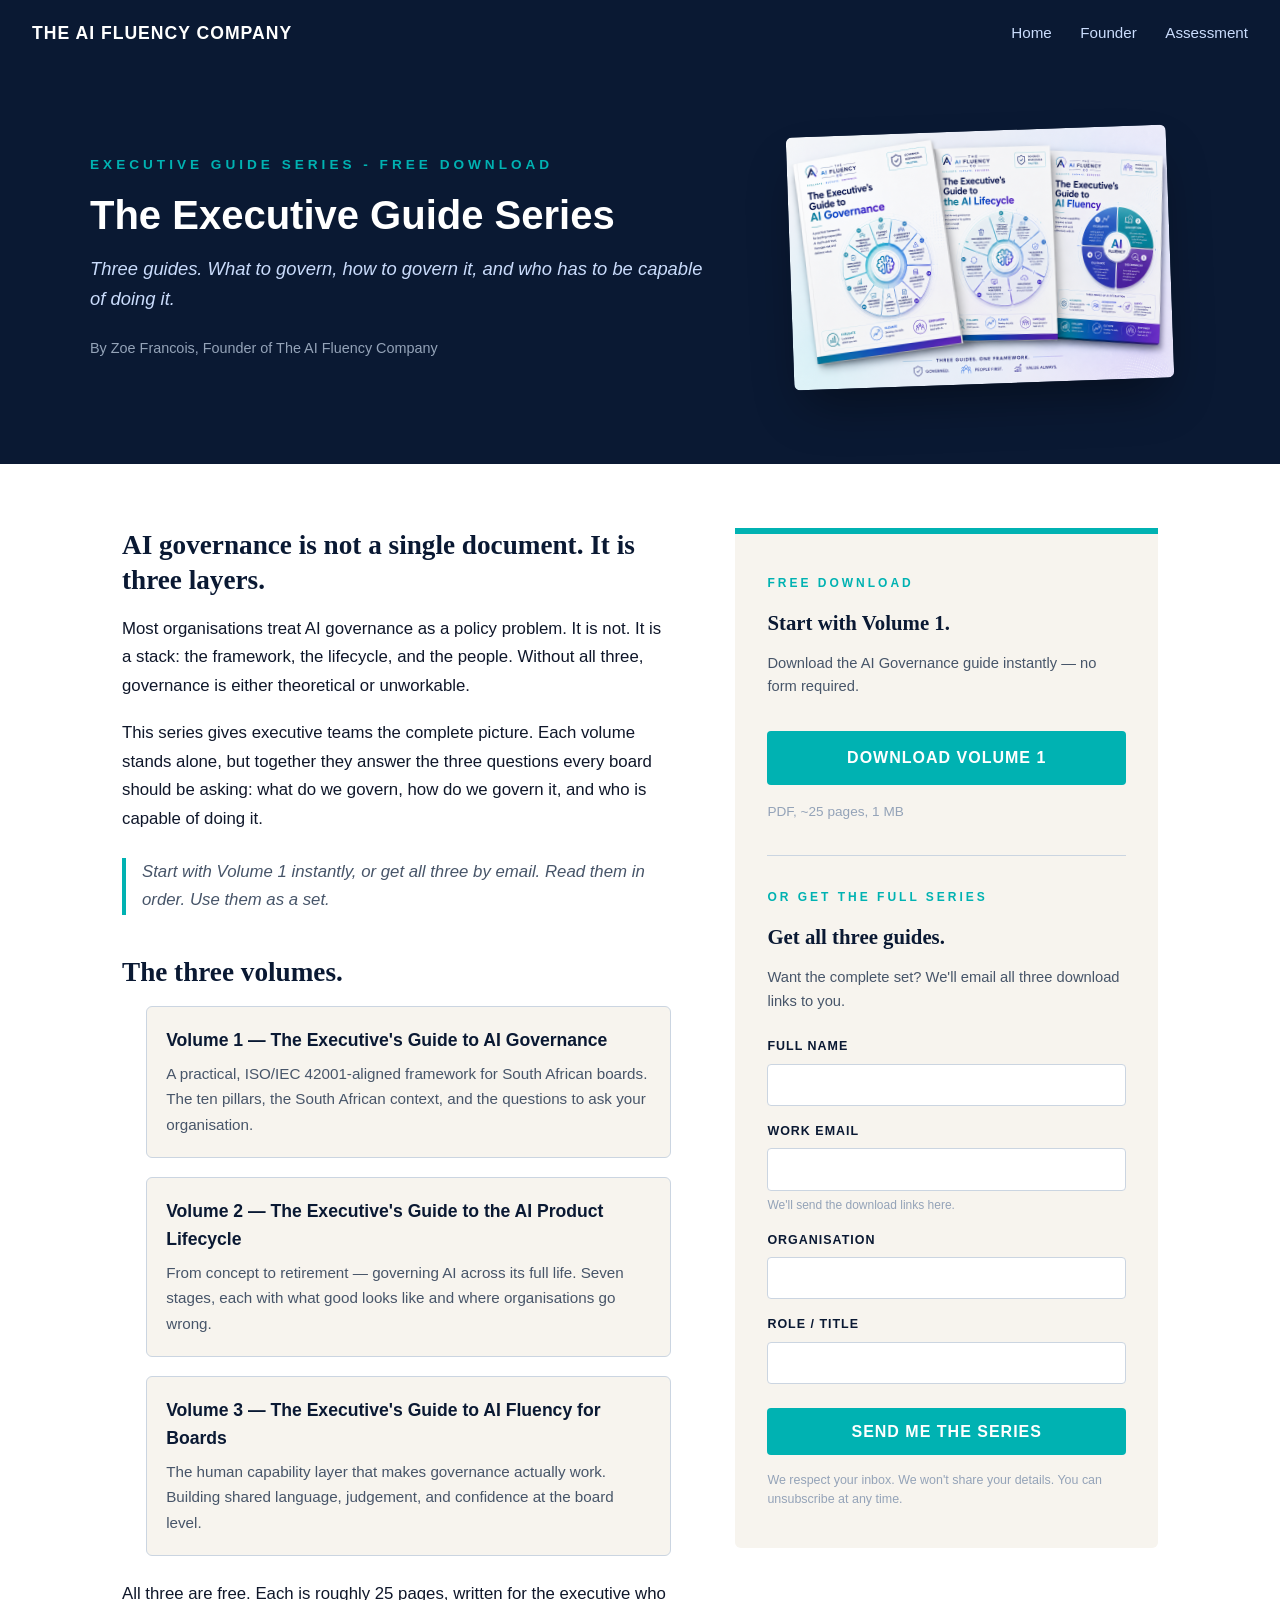
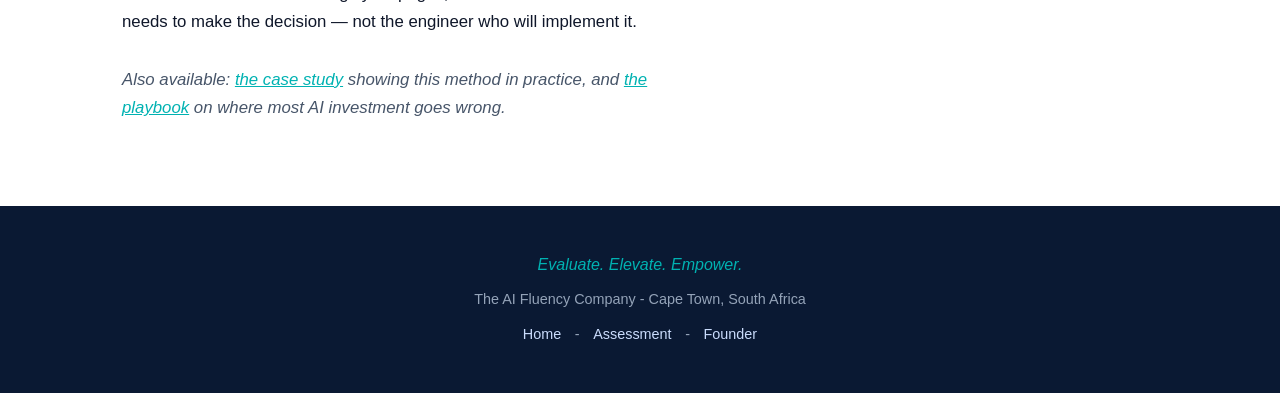
<file: executive-guide-series.html>
<!DOCTYPE html>
<html lang="en">
<head>
<meta charset="UTF-8">
<meta name="viewport" content="width=device-width, initial-scale=1.0">
<title>The Executive Guide Series: AI Governance, Lifecycle & Fluency | The AI Fluency Company</title>
<meta name="description" content="Three executive guides to AI governance, the AI product lifecycle, and AI fluency for boards. Download the complete series.">
<link rel="canonical" href="https://theaifluencyco.com/executive-guide-series.html">
<meta property="og:title" content="The Executive Guide Series: AI Governance, Lifecycle & Fluency">
<meta property="og:description" content="Three executive guides to AI governance, the AI product lifecycle, and AI fluency for boards.">
<meta property="og:type" content="article">
<meta property="og:url" content="https://theaifluencyco.com/executive-guide-series.html">
<meta property="og:image" content="https://theaifluencyco.com/images/og-executive-guide-series.jpg">
<meta property="og:site_name" content="The AI Fluency Company">
<meta name="twitter:card" content="summary_large_image">
<meta name="twitter:title" content="The Executive Guide Series: AI Governance, Lifecycle & Fluency">
<meta name="twitter:description" content="Three executive guides to AI governance, the AI product lifecycle, and AI fluency for boards.">
<meta name="twitter:image" content="https://theaifluencyco.com/images/og-executive-guide-series.jpg">

<style>
  * { margin: 0; padding: 0; box-sizing: border-box; }

  :root {
    --navy: #0A1933;
    --teal: #00B2B2;
    --teal-dark: #008e8e;
    --cream: #F7F4EE;
    --slate: #475569;
    --slate-light: #94A3B8;
    --slate-lighter: #CBD5E1;
    --ink: #0F172A;
    --light-blue: #CADCFC;
  }

  body {
    font-family: 'Segoe UI', Tahoma, Geneva, Verdana, sans-serif;
    color: var(--ink);
    background: #fff;
    line-height: 1.6;
  }

  /* ---- Header / Navigation ---- */
  .site-header {
    background: var(--navy);
    padding: 1.2rem 2rem;
    display: flex;
    justify-content: space-between;
    align-items: center;
    flex-wrap: wrap;
  }
  .site-header .brand {
    color: #fff;
    font-weight: 600;
    font-size: 1.1rem;
    letter-spacing: 1px;
    text-decoration: none;
  }
  .site-header nav a {
    color: var(--light-blue);
    margin-left: 1.5rem;
    text-decoration: none;
    font-size: 0.95rem;
  }
  .site-header nav a:hover { color: var(--teal); }

  /* ---- Hero ---- */
  .hero {
    background: var(--navy);
    color: #fff;
    padding: 4rem 2rem 5rem;
  }
  .hero-inner {
    max-width: 1100px;
    margin: 0 auto;
    display: grid;
    grid-template-columns: 1.5fr 1fr;
    gap: 3rem;
    align-items: center;
  }
  .hero .eyebrow {
    color: var(--teal);
    font-size: 0.85rem;
    font-weight: 700;
    letter-spacing: 4px;
    text-transform: uppercase;
    margin-bottom: 1rem;
  }
  .hero h1 {
    font-size: 2.5rem;
    line-height: 1.15;
    margin-bottom: 1rem;
    color: #fff;
    font-weight: 700;
  }
  .hero .subhead {
    font-size: 1.15rem;
    color: var(--light-blue);
    font-style: italic;
    margin-bottom: 1.5rem;
  }
  .hero .author {
    color: var(--slate-light);
    font-size: 0.9rem;
  }
  .hero .cover {
    text-align: center;
  }
  .cover-image {
    max-width: 380px;
    margin: 0 auto;
    border-radius: 6px;
    box-shadow: 0 25px 50px -12px rgba(0,0,0,0.4);
    transform: rotate(-2deg);
  }
  .cover-image img {
    width: 100%;
    border-radius: 6px;
    display: block;
  }

  /* ---- Main content ---- */
  .container {
    max-width: 1100px;
    margin: 0 auto;
    padding: 4rem 2rem;
  }
  .content-grid {
    display: grid;
    grid-template-columns: 1.3fr 1fr;
    gap: 4rem;
  }

  .description h2 {
    font-family: Georgia, serif;
    color: var(--navy);
    font-size: 1.7rem;
    margin-bottom: 1rem;
    line-height: 1.3;
  }
  .description p {
    color: var(--ink);
    font-size: 1.05rem;
    margin-bottom: 1.2rem;
    line-height: 1.7;
  }
  .description ul {
    margin: 1rem 0 1.5rem 1.5rem;
  }
  .description li {
    margin-bottom: 0.6rem;
    color: var(--ink);
  }
  .description .accent-line {
    color: var(--slate);
    font-style: italic;
    border-left: 4px solid var(--teal);
    padding-left: 1rem;
    margin: 1.5rem 0;
  }

  .volume-list {
    margin: 1.5rem 0;
    padding: 0;
    list-style: none;
  }
  .volume-list li {
    margin-bottom: 1.2rem;
    padding: 1.2rem;
    border: 1px solid var(--slate-lighter);
    border-radius: 6px;
    background: var(--cream);
  }
  .volume-list li strong {
    display: block;
    color: var(--navy);
    font-size: 1.1rem;
    margin-bottom: 0.4rem;
  }
  .volume-list li span {
    color: var(--slate);
    font-size: 0.95rem;
  }

  /* ---- Form panel ---- */
  .form-panel {
    background: var(--cream);
    border-top: 6px solid var(--teal);
    padding: 2.5rem 2rem;
    border-radius: 0 0 6px 6px;
    height: fit-content;
    position: sticky;
    top: 2rem;
  }
  .form-panel .form-eyebrow {
    color: var(--teal);
    font-size: 0.75rem;
    letter-spacing: 3px;
    font-weight: 700;
    text-transform: uppercase;
    margin-bottom: 0.8rem;
  }
  .form-panel h3 {
    font-family: Georgia, serif;
    color: var(--navy);
    font-size: 1.3rem;
    margin-bottom: 0.8rem;
  }
  .form-panel .pitch {
    color: var(--slate);
    font-size: 0.92rem;
    margin-bottom: 1.5rem;
  }

  .form-group { margin-bottom: 1rem; }
  .form-group label {
    display: block;
    color: var(--navy);
    font-size: 0.78rem;
    font-weight: 700;
    letter-spacing: 1px;
    text-transform: uppercase;
    margin-bottom: 0.4rem;
  }
  .form-group input {
    width: 100%;
    padding: 0.7rem 0.9rem;
    border: 1px solid var(--slate-lighter);
    border-radius: 4px;
    font-size: 1rem;
    color: var(--ink);
    background: #fff;
    font-family: inherit;
  }
  .form-group input:focus {
    outline: none;
    border-color: var(--teal);
    box-shadow: 0 0 0 3px rgba(0,178,178,0.15);
  }
  .form-group .help {
    font-size: 0.75rem;
    color: var(--slate-light);
    margin-top: 0.3rem;
  }

  .submit-btn {
    width: 100%;
    background: var(--teal);
    color: #fff;
    padding: 0.9rem;
    border: none;
    border-radius: 4px;
    font-size: 1rem;
    font-weight: 700;
    letter-spacing: 1px;
    text-transform: uppercase;
    cursor: pointer;
    margin-top: 0.5rem;
    transition: background 0.2s;
  }
  .submit-btn:hover { background: var(--teal-dark); }
  .submit-btn:disabled {
    background: var(--slate-lighter);
    cursor: not-allowed;
  }

  .privacy-note {
    font-size: 0.78rem;
    color: var(--slate-light);
    margin-top: 1rem;
    line-height: 1.5;
  }

  /* ---- Status messages ---- */
  .status {
    margin-top: 1.5rem;
    padding: 1rem 1.2rem;
    border-radius: 4px;
    font-size: 0.95rem;
    display: none;
  }
  .status.show { display: block; }
  .status.success {
    background: #ecfdf5;
    border-left: 4px solid #10b981;
    color: #065f46;
  }
  .status.error {
    background: #fef2f2;
    border-left: 4px solid #ef4444;
    color: #991b1b;
  }

  /* ---- Footer ---- */
  .site-footer {
    background: var(--navy);
    color: var(--slate-light);
    text-align: center;
    padding: 2.5rem 2rem;
    font-size: 0.9rem;
  }
  .site-footer p { margin: 0.4rem 0; }
  .site-footer .tagline {
    color: var(--teal);
    font-style: italic;
    font-size: 1rem;
    margin-bottom: 0.6rem;
  }
  .site-footer a {
    color: var(--light-blue);
    text-decoration: none;
    margin: 0 0.6rem;
  }
  .site-footer a:hover { color: var(--teal); }

  /* ---- Mobile ---- */
  @media (max-width: 800px) {
    .hero-inner, .content-grid {
      grid-template-columns: 1fr;
    }
    .hero h1 { font-size: 2rem; }
    .form-panel {
      position: static;
      margin-top: 2rem;
    }
    .cover-image { transform: rotate(0); margin-bottom: 1rem; max-width: 280px; }
  }
</style>
</head>
<body>

<header class="site-header">
  <a href="index.html" class="brand">THE AI FLUENCY COMPANY</a>
  <nav>
    <a href="index.html">Home</a>
    <a href="founder.html">Founder</a>
    <a href="ai-fluency-assessment.html">Assessment</a>
  </nav>
</header>

<section class="hero">
  <div class="hero-inner">
    <div>
      <div class="eyebrow">Executive Guide Series - Free Download</div>
      <h1>The Executive Guide Series</h1>
      <p class="subhead">Three guides. What to govern, how to govern it, and who has to be capable of doing it.</p>
      <p class="author">By Zoe Francois, Founder of The AI Fluency Company</p>
    </div>
    <div class="cover">
      <div class="cover-image">
        <img src="assets/Trilogy.png" alt="The Executive Guide Series — three volumes">
      </div>
    </div>
  </div>
</section>

<main class="container">
  <div class="content-grid">
    <div class="description">
      <h2>AI governance is not a single document. It is three layers.</h2>

      <p>Most organisations treat AI governance as a policy problem. It is not. It is a stack: the framework, the lifecycle, and the people. Without all three, governance is either theoretical or unworkable.</p>

      <p>This series gives executive teams the complete picture. Each volume stands alone, but together they answer the three questions every board should be asking: what do we govern, how do we govern it, and who is capable of doing it.</p>

      <p class="accent-line">Start with Volume 1 instantly, or get all three by email. Read them in order. Use them as a set.</p>

      <h2 style="margin-top: 2.5rem;">The three volumes.</h2>

      <ul class="volume-list">
        <li>
          <strong>Volume 1 — The Executive's Guide to AI Governance</strong>
          <span>A practical, ISO/IEC 42001-aligned framework for South African boards. The ten pillars, the South African context, and the questions to ask your organisation.</span>
        </li>
        <li>
          <strong>Volume 2 — The Executive's Guide to the AI Product Lifecycle</strong>
          <span>From concept to retirement — governing AI across its full life. Seven stages, each with what good looks like and where organisations go wrong.</span>
        </li>
        <li>
          <strong>Volume 3 — The Executive's Guide to AI Fluency for Boards</strong>
          <span>The human capability layer that makes governance actually work. Building shared language, judgement, and confidence at the board level.</span>
        </li>
      </ul>

      <p>All three are free. Each is roughly 25 pages, written for the executive who needs to make the decision — not the engineer who will implement it.</p>

      <p style="margin-top: 1.8rem; color: var(--slate);"><em>Also available: <a href="case-study.html" style="color: var(--teal);">the case study</a> showing this method in practice, and <a href="hyperautomation-playbook.html" style="color: var(--teal);">the playbook</a> on where most AI investment goes wrong.</em></p>
    </div>

    <aside class="form-panel">
      <div class="form-eyebrow">FREE DOWNLOAD</div>
      
      <!-- Option 1: Instant download -->
      <div id="instant-download">
        <h3>Start with Volume 1.</h3>
        <p class="pitch">Download the AI Governance guide instantly — no form required.</p>
        <a href="assets/ai-governance-guide.pdf" download class="submit-btn" style="display:inline-block;text-align:center;text-decoration:none;">Download Volume 1</a>
        <p style="margin-top:1rem;font-size:0.85rem;color:var(--slate-light);">PDF, ~25 pages, 1 MB</p>
      </div>

      <hr style="margin:2rem 0;border:0;border-top:1px solid var(--slate-lighter);">

      <!-- Option 2: Get all three via email -->
      <div class="form-eyebrow">OR GET THE FULL SERIES</div>
      <h3>Get all three guides.</h3>
      <p class="pitch">Want the complete set? We'll email all three download links to you.</p>

      <form id="downloadForm" onsubmit="submitForm(event)">
        <div class="form-group">
          <label for="name">Full Name</label>
          <input type="text" id="name" name="name" required>
        </div>
        <div class="form-group">
          <label for="email">Work Email</label>
          <input type="email" id="email" name="email" required>
          <div class="help">We'll send the download links here.</div>
        </div>
        <div class="form-group">
          <label for="organisation">Organisation</label>
          <input type="text" id="organisation" name="organisation" required>
        </div>
        <div class="form-group">
          <label for="role">Role / Title</label>
          <input type="text" id="role" name="role" required>
        </div>
        <button type="submit" class="submit-btn" id="submitBtn">Send me the series</button>
        <p class="privacy-note">We respect your inbox. We won't share your details. You can unsubscribe at any time.</p>
      </form>

      <div id="successMsg" class="status success">
        <strong>Thanks.</strong> Check your inbox in the next few minutes — all three download links are on their way. While you wait, you might find <a href="ai-fluency-assessment.html" style="color:#065f46;text-decoration:underline;">the AI Fluency Assessment</a> useful — a 5-minute maturity benchmark across four dimensions of AI fluency.
      </div>
      <div id="errorMsg" class="status error">
        Something went wrong. Please try again, or email <strong>zoe@theaifluencyco.com</strong> directly and we'll send the series.
        <div id="errorDetail" style="margin-top:0.6rem;font-size:0.82rem;"></div>
      </div>
    </aside>
  </div>
</main>

<footer class="site-footer">
  <p class="tagline">Evaluate. Elevate. Empower.</p>
  <p>The AI Fluency Company  -  Cape Town, South Africa</p>
  <p style="margin-top:0.8rem;">
    <a href="index.html">Home</a> -
    <a href="ai-fluency-assessment.html">Assessment</a> -
    <a href="founder.html">Founder</a>
  </p>
</footer>

<script>
  // ============================================================
  // CONFIGURATION - Replace this URL after deploying the Apps Script
  // ============================================================
  const APPS_SCRIPT_URL = 'https://script.google.com/macros/s/AKfycbyWpqHOUxzZIk-Bgq8LJiO091ZYAtCKseMSKJnR_b99Bg-yMlOBUazGxZ1QYkYolbvH/exec';

  const GUIDE_ID = 'executive-guide-series';  // identifies which guide this page is for

  async function submitForm(event) {
    event.preventDefault();
    const btn = document.getElementById('submitBtn');
    const successMsg = document.getElementById('successMsg');
    const errorMsg = document.getElementById('errorMsg');
    const errorDetail = document.getElementById('errorDetail');
    const form = document.getElementById('downloadForm');

    successMsg.classList.remove('show');
    errorMsg.classList.remove('show');
    if (errorDetail) errorDetail.textContent = '';
    btn.disabled = true;
    btn.textContent = 'Sending...';

    const baseUrl = 'https://theaifluencyco.com/';
    const data = {
      guide: GUIDE_ID,
      guideName: 'The Executive Guide Series (All 3 Volumes)',
      downloadUrl: [
        baseUrl + 'assets/ai-governance-guide.pdf',
        baseUrl + 'assets/ai-product-lifecycle-guide.pdf',
        baseUrl + 'assets/ai-fluency-for-boards-guide.pdf'
      ].join('\n'),
      name: document.getElementById('name').value.trim(),
      email: document.getElementById('email').value.trim(),
      organisation: document.getElementById('organisation').value.trim(),
      role: document.getElementById('role').value.trim(),
      timestamp: new Date().toISOString()
    };

    try {
      const response = await fetch(APPS_SCRIPT_URL, {
        method: 'POST',
        headers: { 'Content-Type': 'text/plain;charset=utf-8' },
        body: JSON.stringify(data)
      });

      const resultText = await response.text();
      let result = {};
      try {
        result = resultText ? JSON.parse(resultText) : {};
      } catch (parseError) {
        throw new Error('The download service returned an unreadable response.');
      }

      if (!response.ok || result.ok === false || result.status === 'error') {
        throw new Error(result.error || result.message || 'The download service could not save this request.');
      }

      successMsg.classList.add('show');
      form.style.display = 'none';
      btn.textContent = 'Sent';
      
    } catch (err) {
      console.error('Submission error:', err);
      const retryAsOpaqueRequest = err && (
        err.message === 'Failed to fetch' ||
        err.message === 'Load failed' ||
        err.message === 'NetworkError when attempting to fetch resource.' ||
        err.message === 'The download service returned an unreadable response.'
      );

      if (retryAsOpaqueRequest) {
        successMsg.classList.add('show');
        form.style.display = 'none';
        btn.textContent = 'Sent';
        return;
      }

      if (typeof errorDetail !== 'undefined' && errorDetail) errorDetail.textContent = err.message;
      errorMsg.classList.add('show');
      btn.disabled = false;
      btn.textContent = 'Send me the series';
    }
  }
</script>

</body>
</html>
</file>
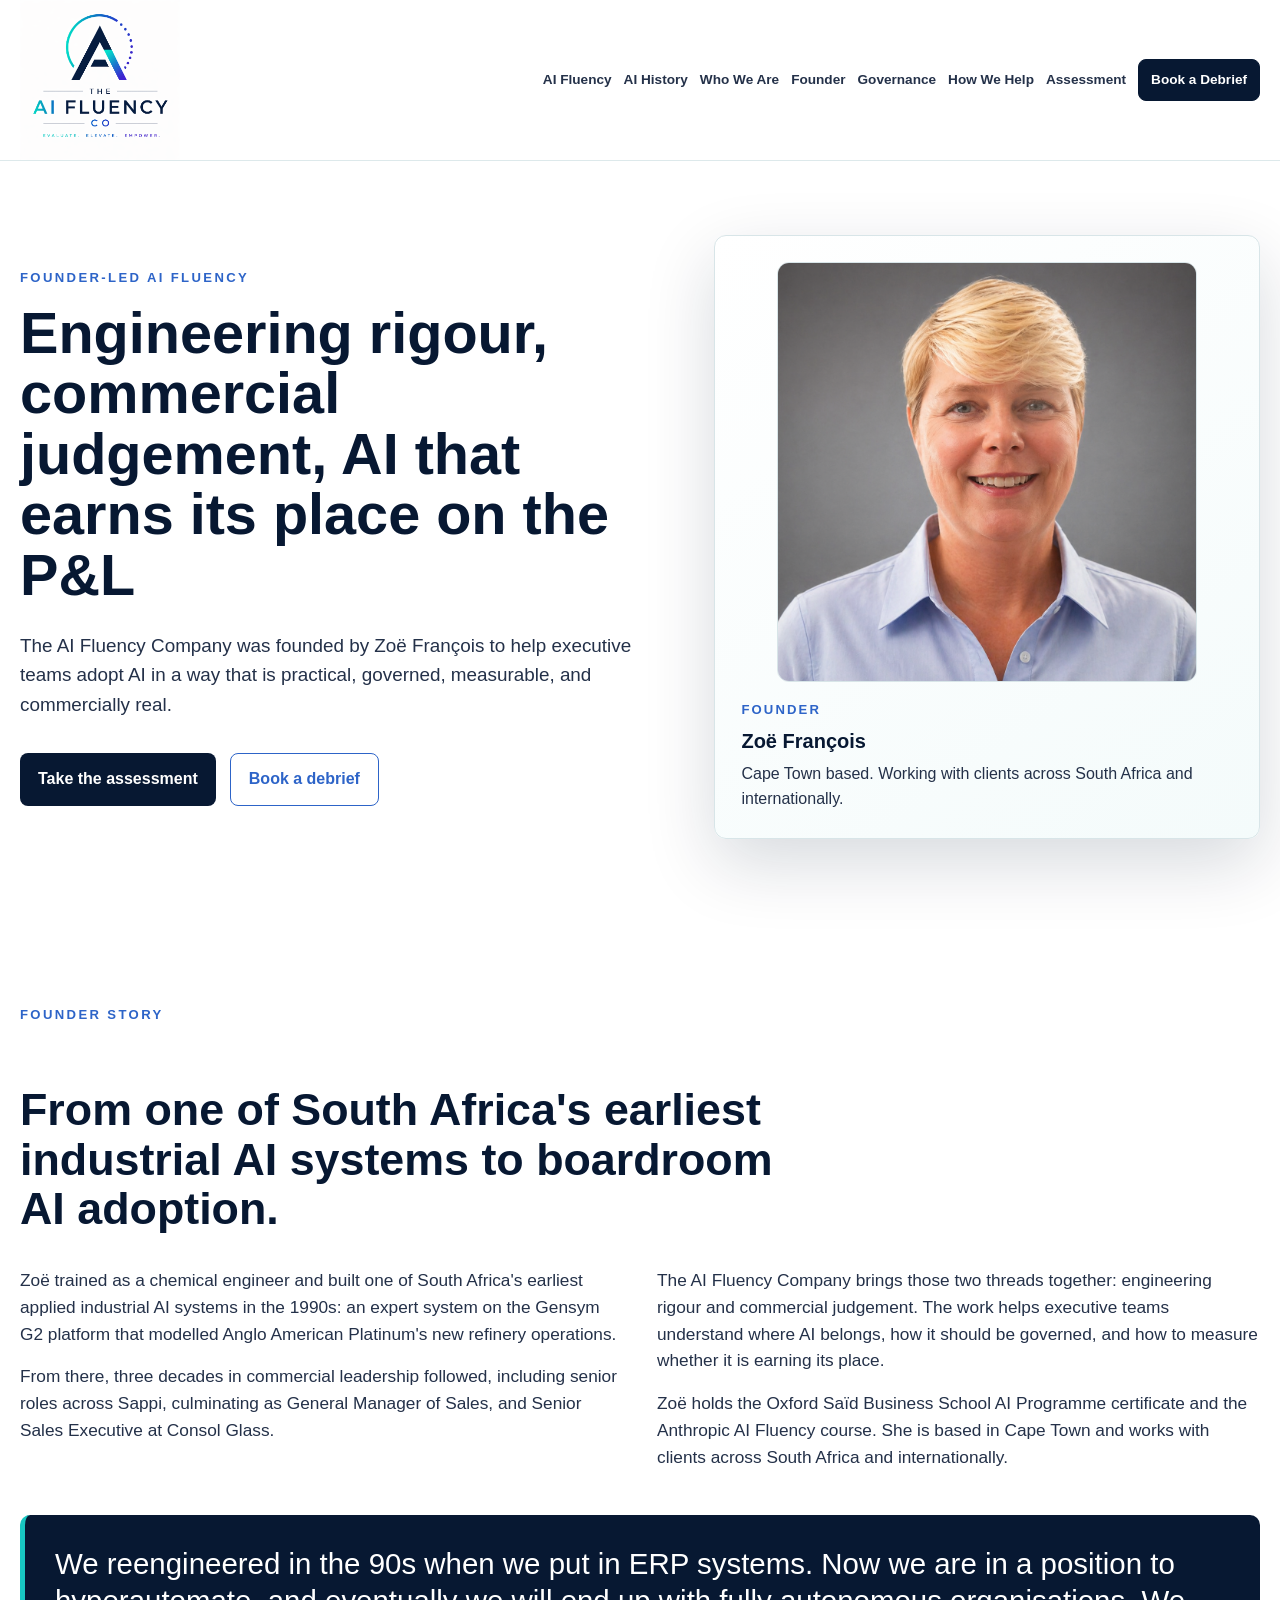
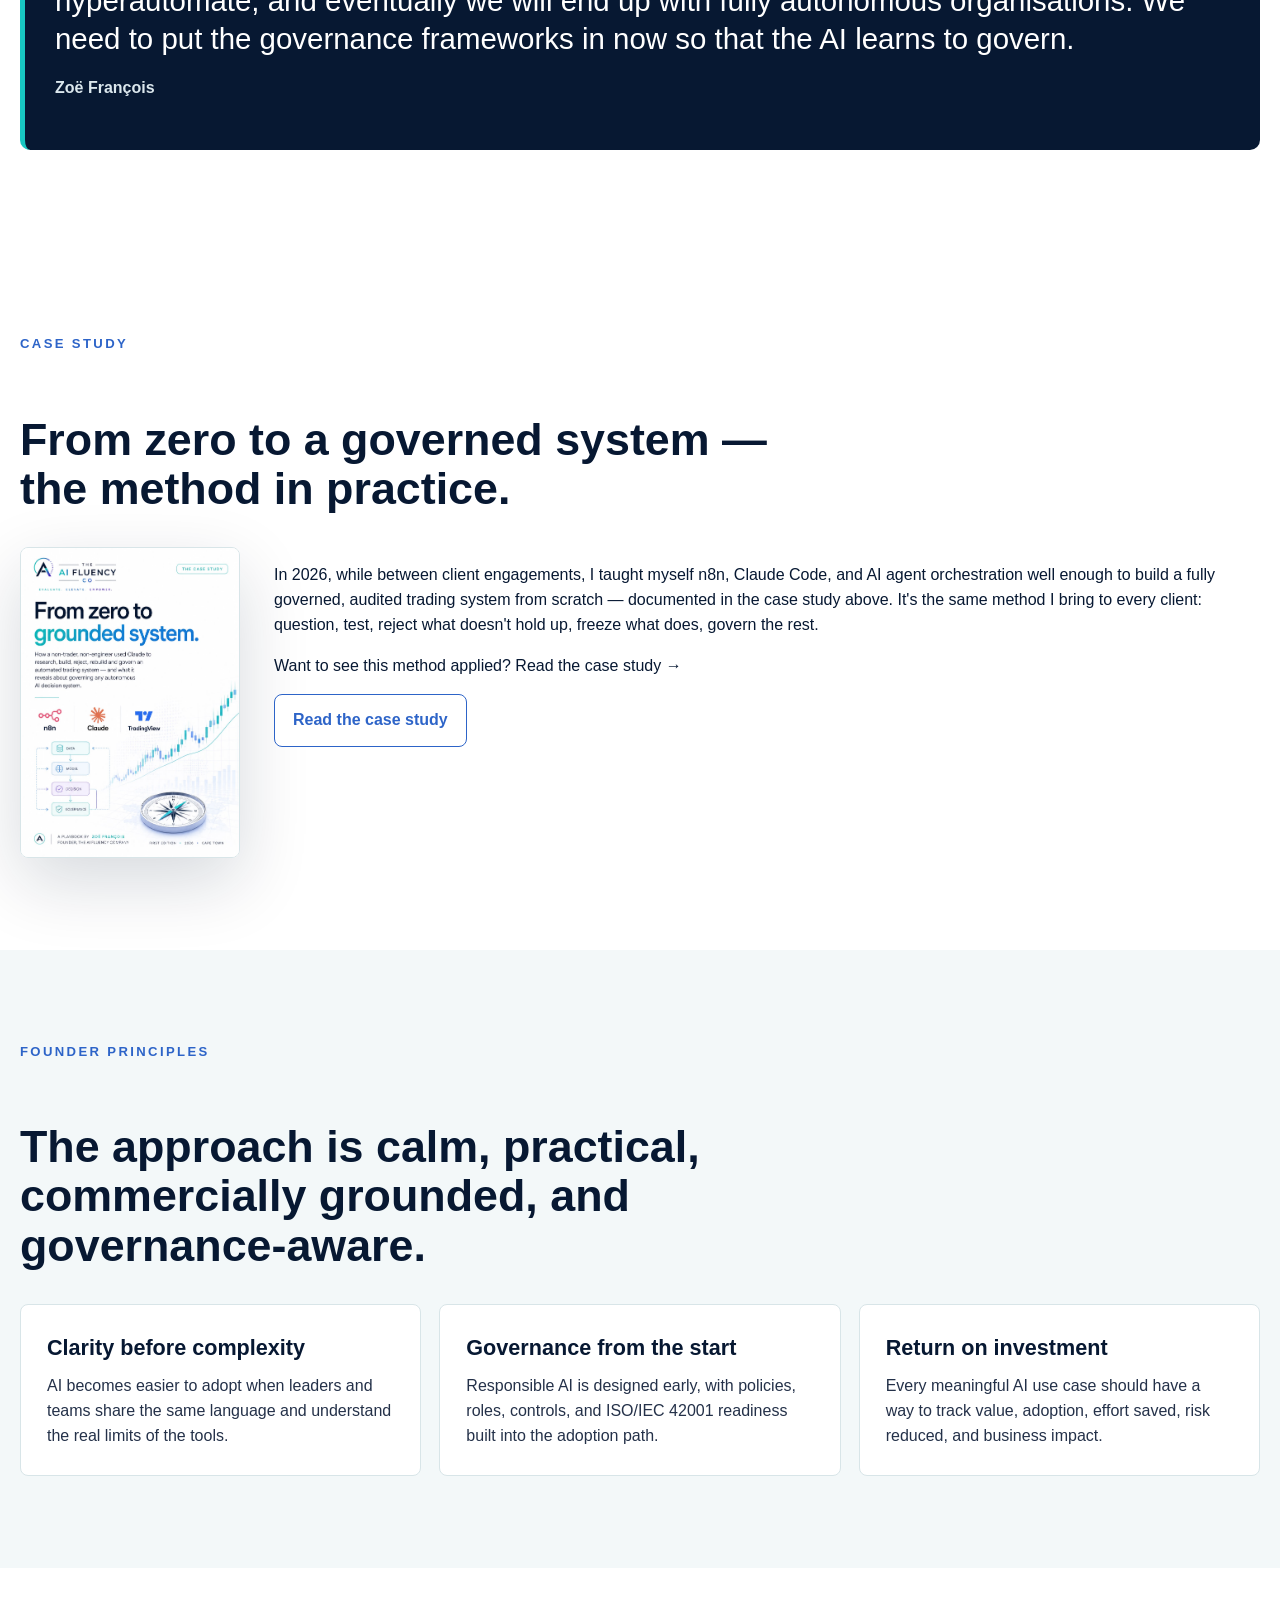
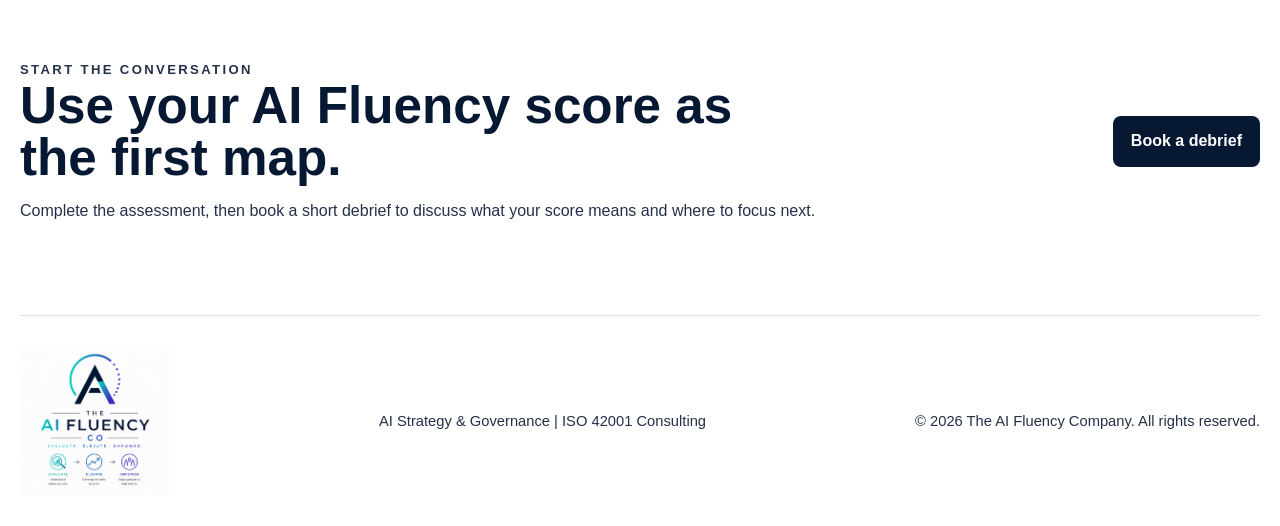
<file: founder.html>
<!DOCTYPE html>
<html lang="en">
<head>
  <meta charset="UTF-8">
  <meta name="viewport" content="width=device-width, initial-scale=1.0">
  <title>About Zoë François | AI Fluency Expert &amp; Founder | Cape Town</title>
  <meta name="description" content="Meet Zoë François, founder of The AI Fluency Company. 30+ years combining engineering rigour with commercial leadership to help South African businesses adopt AI with confidence.">
  <link rel="canonical" href="https://theaifluencyco.com/founder.html">
  <meta property="og:title" content="About Zoë François | AI Fluency Expert &amp; Founder">
  <meta property="og:description" content="30+ years combining engineering rigour with commercial leadership to help South African businesses adopt AI with confidence.">
  <meta property="og:type" content="profile">
  <meta property="og:url" content="https://theaifluencyco.com/founder.html">
  <meta property="og:image" content="https://theaifluencyco.com/images/og-founder.jpg">
  <meta property="og:site_name" content="The AI Fluency Company">
  <meta name="twitter:card" content="summary_large_image">
  <meta name="twitter:title" content="About Zoë François | AI Fluency Expert &amp; Founder">
  <meta name="twitter:description" content="30+ years combining engineering rigour with commercial leadership to help South African businesses adopt AI with confidence.">
  <meta name="twitter:image" content="https://theaifluencyco.com/images/og-founder.jpg">
  <script type="application/ld+json">
  {
    "@context": "https://schema.org",
    "@type": "Person",
    "name": "Zoë François",
    "jobTitle": "Founder",
    "worksFor": {
      "@type": "Organization",
      "name": "The AI Fluency Company",
      "url": "https://theaifluencyco.com"
    },
    "url": "https://theaifluencyco.com/founder.html",
    "sameAs": [
      "https://www.linkedin.com/in/zoefrancois"
    ],
    "alumniOf": [
      {
        "@type": "EducationalOrganization",
        "name": "Oxford Saïd Business School"
      }
    ],
    "description": "Founder of The AI Fluency Company. Chemical engineer with 30+ years in commercial leadership, helping South African businesses adopt AI with confidence.",
    "knowsAbout": [
      "AI Fluency",
      "AI Governance",
      "ISO 42001",
      "AI Strategy",
      "Executive Training"
    ]
  }
  </script>
  <link rel="stylesheet" href="styles.css">
</head>
<body>
  <header class="site-header" id="top">
    <nav class="nav" aria-label="Primary navigation">
      <a class="brand" href="index.html" aria-label="The AI Fluency Company home">
        <img src="assets/ai-fluency-logo-standard.png" alt="The AI Fluency Company">
      </a>
      <button class="nav-toggle" type="button" aria-label="Open navigation" aria-expanded="false">
        <span></span>
        <span></span>
        <span></span>
      </button>
      <div class="nav-links">
        <a href="index.html#fluency">AI Fluency</a>
        <a href="index.html#history">AI History</a>
        <a href="index.html#about">Who We Are</a>
        <a href="founder.html" aria-current="page">Founder</a>
        <a href="index.html#governance">Governance</a>
        <a href="index.html#work">How We Help</a>
        <a href="index.html#assessment">Assessment</a>
        <a class="nav-cta" href="https://calendly.com/zoefrancois123/30min">Book a Debrief</a>
      </div>
    </nav>
  </header>

  <main>
    <section class="founder-hero" aria-labelledby="founder-title">
      <div class="founder-hero-copy">
        <p class="eyebrow">Founder-led AI fluency</p>
        <h1 id="founder-title">Engineering rigour, commercial judgement, AI that earns its place on the P&amp;L</h1>
        <p>The AI Fluency Company was founded by Zoë François to help executive teams adopt AI in a way that is practical, governed, measurable, and commercially real.</p>
        <div class="hero-actions">
          <a class="button primary" href="index.html#assessment">Take the assessment</a>
          <a class="button secondary" href="https://calendly.com/zoefrancois123/30min">Book a debrief</a>
        </div>
      </div>
      <div class="founder-card" aria-label="Founder profile summary">
        <img class="founder-photo" src="assets/zoe-headshot.png" alt="Zoë François, founder of The AI Fluency Company">
        <div>
          <span>Founder</span>
          <strong>Zoë François</strong>
          <p>Cape Town based. Working with clients across South Africa and internationally.</p>
        </div>
      </div>
    </section>

    <section class="section founder-story" aria-labelledby="story-title">
      <div class="section-heading compact">
        <p class="eyebrow">Founder story</p>
        <h2 id="story-title">From one of South Africa's earliest industrial AI systems to boardroom AI adoption.</h2>
      </div>
      <div class="story-grid">
        <div>
          <p>Zoë trained as a chemical engineer and built one of South Africa's earliest applied industrial AI systems in the 1990s: an expert system on the Gensym G2 platform that modelled Anglo American Platinum's new refinery operations.</p>
          <p>From there, three decades in commercial leadership followed, including senior roles across Sappi, culminating as General Manager of Sales, and Senior Sales Executive at Consol Glass.</p>
        </div>
        <div>
          <p>The AI Fluency Company brings those two threads together: engineering rigour and commercial judgement. The work helps executive teams understand where AI belongs, how it should be governed, and how to measure whether it is earning its place.</p>
          <p>Zoë holds the Oxford Saïd Business School AI Programme certificate and the Anthropic AI Fluency course. She is based in Cape Town and works with clients across South Africa and internationally.</p>
        </div>
      </div>
      <blockquote class="founder-quote">
        <p>We reengineered in the 90s when we put in ERP systems. Now we are in a position to hyperautomate, and eventually we will end up with fully autonomous organisations. We need to put the governance frameworks in now so that the AI learns to govern.</p>
        <cite>Zoë François</cite>
      </blockquote>
    </section>

    <section class="section founder-case-study" aria-labelledby="case-study-title">
      <div class="section-heading compact">
        <p class="eyebrow">Case study</p>
        <h2 id="case-study-title">From zero to a governed system — the method in practice.</h2>
      </div>
      <div class="case-study-layout">
        <div class="case-study-image">
          <img src="assets/Case%20Study.jpeg" alt="From Zero to a Governed System case study cover" class="playbook-thumb">
        </div>
        <div class="case-study-copy">
          <p>In 2026, while between client engagements, I taught myself n8n, Claude Code, and AI agent orchestration well enough to build a fully governed, audited trading system from scratch — documented in the case study above. It's the same method I bring to every client: question, test, reject what doesn't hold up, freeze what does, govern the rest.</p>
          <p>Want to see this method applied? Read the case study →</p>
          <a class="button secondary" href="case-study.html">Read the case study</a>
        </div>
      </div>
    </section>

    <section class="section founder-principles" aria-labelledby="principles-title">
      <div class="section-heading compact">
        <p class="eyebrow">Founder principles</p>
        <h2 id="principles-title">The approach is calm, practical, commercially grounded, and governance-aware.</h2>
      </div>
      <div class="principle-grid">
        <article>
          <h3>Clarity before complexity</h3>
          <p>AI becomes easier to adopt when leaders and teams share the same language and understand the real limits of the tools.</p>
        </article>
        <article>
          <h3>Governance from the start</h3>
          <p>Responsible AI is designed early, with policies, roles, controls, and ISO/IEC 42001 readiness built into the adoption path.</p>
        </article>
        <article>
          <h3>Return on investment</h3>
          <p>Every meaningful AI use case should have a way to track value, adoption, effort saved, risk reduced, and business impact.</p>
        </article>
      </div>
    </section>

    <section class="section contact" aria-labelledby="founder-contact-title">
      <div>
        <p class="eyebrow">Start the conversation</p>
        <h2 id="founder-contact-title">Use your AI Fluency score as the first map.</h2>
        <p>Complete the assessment, then book a short debrief to discuss what your score means and where to focus next.</p>
      </div>
      <a class="button primary" href="https://calendly.com/zoefrancois123/30min">Book a debrief</a>
    </section>
  </main>

  <footer class="footer">
    <img src="assets/ai-fluency-logo-full.png" alt="The AI Fluency Company">
    <p>AI Strategy &amp; Governance | ISO 42001 Consulting</p>
    <p>&copy; 2026 The AI Fluency Company. All rights reserved.</p>
  </footer>

  <script src="site.js"></script>
</body>
</html>
</file>
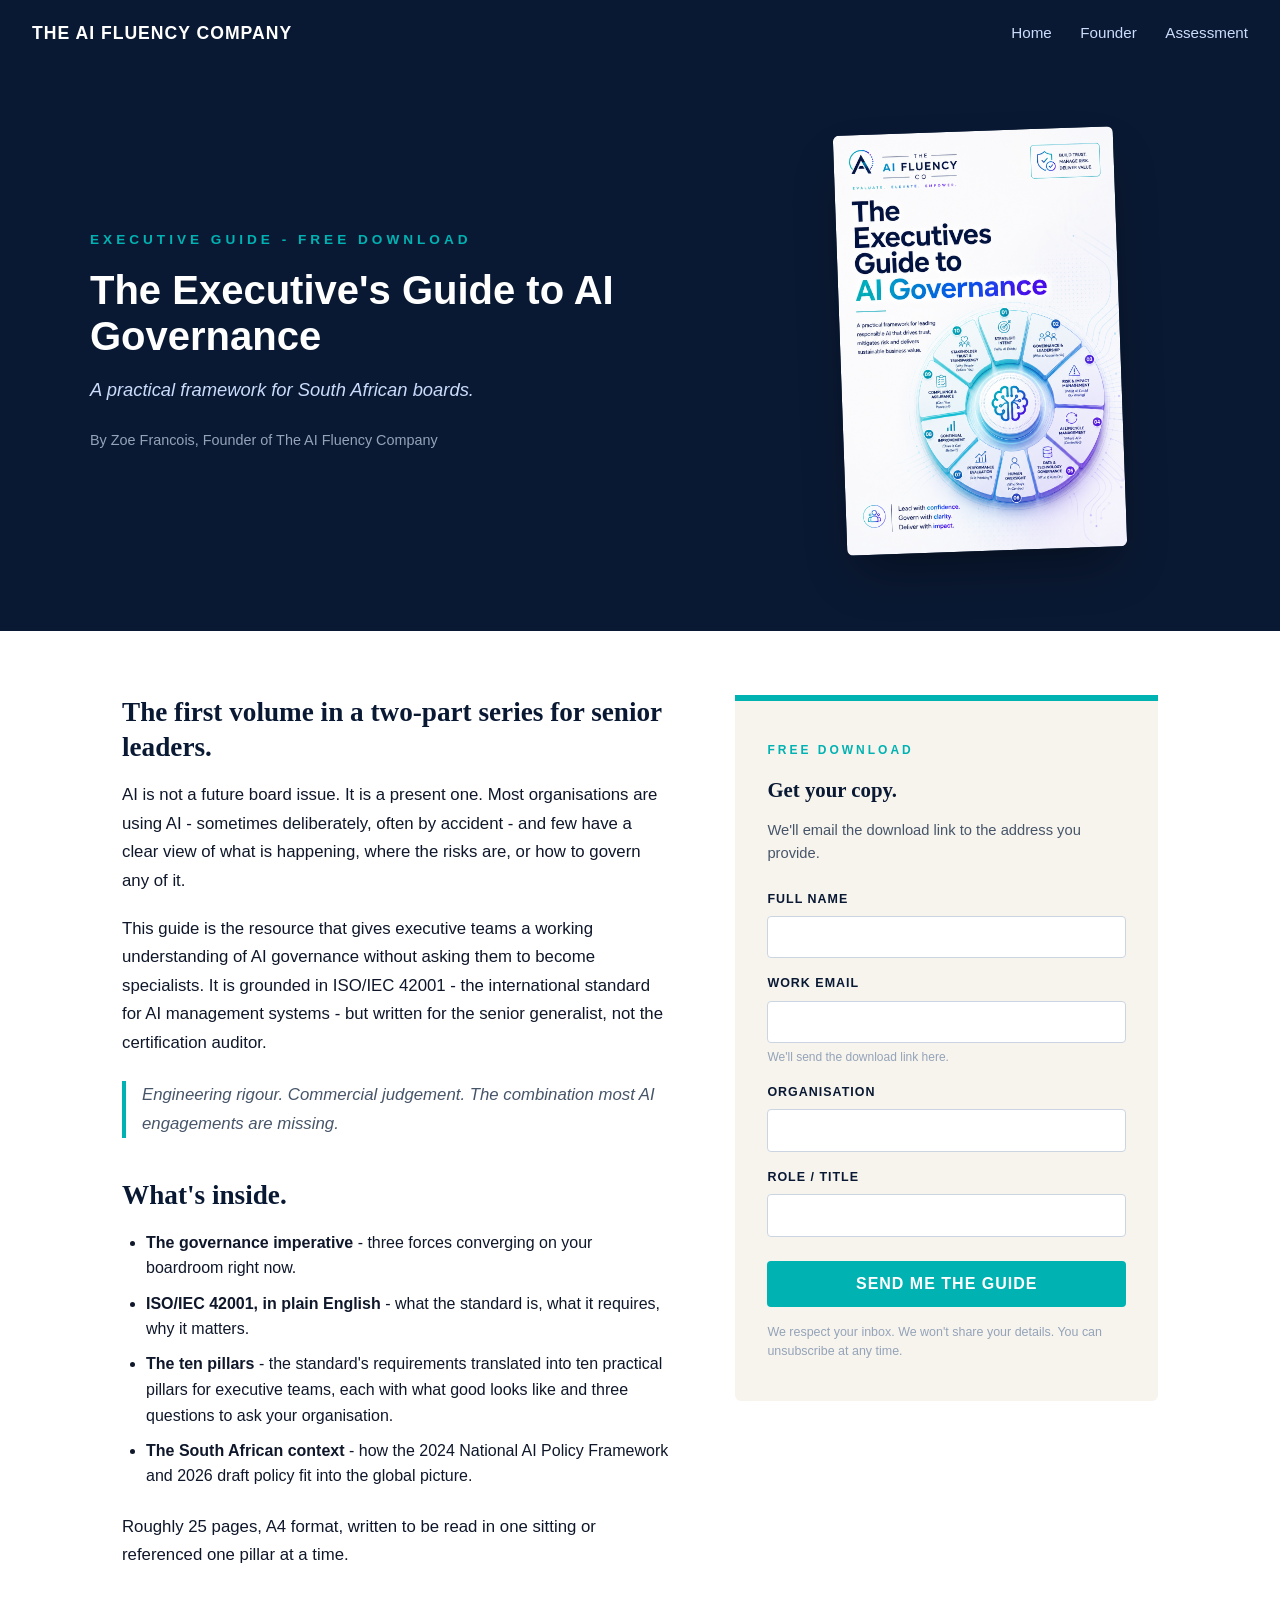
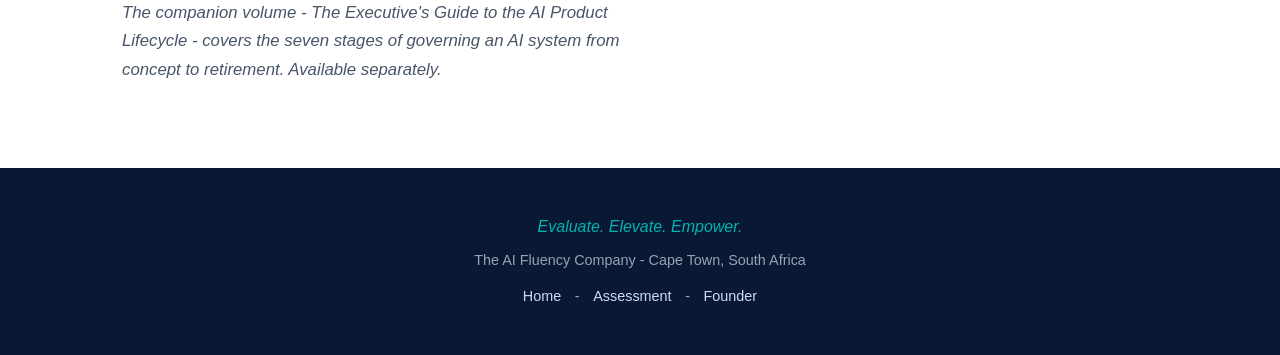
<file: governance-guide.html>
﻿<!DOCTYPE html>
<html lang="en">
<head>
<meta charset="UTF-8">
<meta name="viewport" content="width=device-width, initial-scale=1.0">
<title>AI Governance Guide: Risk, Compliance &amp; Responsible Adoption | Free Download</title>
<meta name="description" content="A practical executive guide to AI governance, risk management, and responsible adoption. Includes ISO 42001 readiness and South African compliance considerations.">
<link rel="canonical" href="https://theaifluencyco.com/governance-guide.html">
<meta property="og:title" content="AI Governance Guide: Risk, Compliance &amp; Responsible Adoption">
<meta property="og:description" content="A practical executive guide to AI governance, risk management, and responsible adoption.">
<meta property="og:type" content="article">
<meta property="og:url" content="https://theaifluencyco.com/governance-guide.html">
<meta property="og:image" content="https://theaifluencyco.com/images/og-governance-guide.jpg">
<meta property="og:site_name" content="The AI Fluency Company">
<meta name="twitter:card" content="summary_large_image">
<meta name="twitter:title" content="AI Governance Guide: Risk, Compliance &amp; Responsible Adoption">
<meta name="twitter:description" content="A practical executive guide to AI governance, risk management, and responsible adoption.">
<meta name="twitter:image" content="https://theaifluencyco.com/images/og-governance-guide.jpg">

<style>
  * { margin: 0; padding: 0; box-sizing: border-box; }

  :root {
    --navy: #0A1933;
    --teal: #00B2B2;
    --teal-dark: #008e8e;
    --cream: #F7F4EE;
    --slate: #475569;
    --slate-light: #94A3B8;
    --slate-lighter: #CBD5E1;
    --ink: #0F172A;
    --light-blue: #CADCFC;
  }

  body {
    font-family: 'Segoe UI', Tahoma, Geneva, Verdana, sans-serif;
    color: var(--ink);
    background: #fff;
    line-height: 1.6;
  }

  /* ---- Header / Navigation ---- */
  .site-header {
    background: var(--navy);
    padding: 1.2rem 2rem;
    display: flex;
    justify-content: space-between;
    align-items: center;
    flex-wrap: wrap;
  }
  .site-header .brand {
    color: #fff;
    font-weight: 600;
    font-size: 1.1rem;
    letter-spacing: 1px;
    text-decoration: none;
  }
  .site-header nav a {
    color: var(--light-blue);
    margin-left: 1.5rem;
    text-decoration: none;
    font-size: 0.95rem;
  }
  .site-header nav a:hover { color: var(--teal); }

  /* ---- Hero ---- */
  .hero {
    background: var(--navy);
    color: #fff;
    padding: 4rem 2rem 5rem;
  }
  .hero-inner {
    max-width: 1100px;
    margin: 0 auto;
    display: grid;
    grid-template-columns: 1.5fr 1fr;
    gap: 3rem;
    align-items: center;
  }
  .hero .eyebrow {
    color: var(--teal);
    font-size: 0.85rem;
    font-weight: 700;
    letter-spacing: 4px;
    text-transform: uppercase;
    margin-bottom: 1rem;
  }
  .hero h1 {
    font-size: 2.5rem;
    line-height: 1.15;
    margin-bottom: 1rem;
    color: #fff;
    font-weight: 700;
  }
  .hero .subhead {
    font-size: 1.15rem;
    color: var(--light-blue);
    font-style: italic;
    margin-bottom: 1.5rem;
  }
  .hero .author {
    color: var(--slate-light);
    font-size: 0.9rem;
  }
  .hero .cover {
    text-align: center;
  }
  .cover-image {
    max-width: 280px;
    margin: 0 auto;
    border-radius: 6px;
    box-shadow: 0 25px 50px -12px rgba(0,0,0,0.4);
    transform: rotate(-2deg);
  }
  .cover-image img {
    width: 100%;
    border-radius: 6px;
    display: block;
  }

  /* ---- Main content ---- */
  .container {
    max-width: 1100px;
    margin: 0 auto;
    padding: 4rem 2rem;
  }
  .content-grid {
    display: grid;
    grid-template-columns: 1.3fr 1fr;
    gap: 4rem;
  }

  .description h2 {
    font-family: Georgia, serif;
    color: var(--navy);
    font-size: 1.7rem;
    margin-bottom: 1rem;
    line-height: 1.3;
  }
  .description p {
    color: var(--ink);
    font-size: 1.05rem;
    margin-bottom: 1.2rem;
    line-height: 1.7;
  }
  .description ul {
    margin: 1rem 0 1.5rem 1.5rem;
  }
  .description li {
    margin-bottom: 0.6rem;
    color: var(--ink);
  }
  .description .accent-line {
    color: var(--slate);
    font-style: italic;
    border-left: 4px solid var(--teal);
    padding-left: 1rem;
    margin: 1.5rem 0;
  }

  /* ---- Form panel ---- */
  .form-panel {
    background: var(--cream);
    border-top: 6px solid var(--teal);
    padding: 2.5rem 2rem;
    border-radius: 0 0 6px 6px;
    height: fit-content;
    position: sticky;
    top: 2rem;
  }
  .form-panel .form-eyebrow {
    color: var(--teal);
    font-size: 0.75rem;
    letter-spacing: 3px;
    font-weight: 700;
    text-transform: uppercase;
    margin-bottom: 0.8rem;
  }
  .form-panel h3 {
    font-family: Georgia, serif;
    color: var(--navy);
    font-size: 1.3rem;
    margin-bottom: 0.8rem;
  }
  .form-panel .pitch {
    color: var(--slate);
    font-size: 0.92rem;
    margin-bottom: 1.5rem;
  }

  .form-group { margin-bottom: 1rem; }
  .form-group label {
    display: block;
    color: var(--navy);
    font-size: 0.78rem;
    font-weight: 700;
    letter-spacing: 1px;
    text-transform: uppercase;
    margin-bottom: 0.4rem;
  }
  .form-group input {
    width: 100%;
    padding: 0.7rem 0.9rem;
    border: 1px solid var(--slate-lighter);
    border-radius: 4px;
    font-size: 1rem;
    color: var(--ink);
    background: #fff;
    font-family: inherit;
  }
  .form-group input:focus {
    outline: none;
    border-color: var(--teal);
    box-shadow: 0 0 0 3px rgba(0,178,178,0.15);
  }
  .form-group .help {
    font-size: 0.75rem;
    color: var(--slate-light);
    margin-top: 0.3rem;
  }

  .submit-btn {
    width: 100%;
    background: var(--teal);
    color: #fff;
    padding: 0.9rem;
    border: none;
    border-radius: 4px;
    font-size: 1rem;
    font-weight: 700;
    letter-spacing: 1px;
    text-transform: uppercase;
    cursor: pointer;
    margin-top: 0.5rem;
    transition: background 0.2s;
  }
  .submit-btn:hover { background: var(--teal-dark); }
  .submit-btn:disabled {
    background: var(--slate-lighter);
    cursor: not-allowed;
  }

  .privacy-note {
    font-size: 0.78rem;
    color: var(--slate-light);
    margin-top: 1rem;
    line-height: 1.5;
  }

  /* ---- Status messages ---- */
  .status {
    margin-top: 1.5rem;
    padding: 1rem 1.2rem;
    border-radius: 4px;
    font-size: 0.95rem;
    display: none;
  }
  .status.show { display: block; }
  .status.success {
    background: #ecfdf5;
    border-left: 4px solid #10b981;
    color: #065f46;
  }
  .status.error {
    background: #fef2f2;
    border-left: 4px solid #ef4444;
    color: #991b1b;
  }

  /* ---- Footer ---- */
  .site-footer {
    background: var(--navy);
    color: var(--slate-light);
    text-align: center;
    padding: 2.5rem 2rem;
    font-size: 0.9rem;
  }
  .site-footer p { margin: 0.4rem 0; }
  .site-footer .tagline {
    color: var(--teal);
    font-style: italic;
    font-size: 1rem;
    margin-bottom: 0.6rem;
  }
  .site-footer a {
    color: var(--light-blue);
    text-decoration: none;
    margin: 0 0.6rem;
  }
  .site-footer a:hover { color: var(--teal); }

  /* ---- Mobile ---- */
  @media (max-width: 800px) {
    .hero-inner, .content-grid {
      grid-template-columns: 1fr;
    }
    .hero h1 { font-size: 2rem; }
    .form-panel {
      position: static;
      margin-top: 2rem;
    }
    .cover-card { transform: rotate(0); margin-bottom: 1rem; }
  }
</style>
</head>
<body>

<header class="site-header">
  <a href="index.html" class="brand">THE AI FLUENCY COMPANY</a>
  <nav>
    <a href="index.html">Home</a>
    <a href="founder.html">Founder</a>
    <a href="ai-fluency-assessment.html">Assessment</a>
  </nav>
</header>

<section class="hero">
  <div class="hero-inner">
    <div>
      <div class="eyebrow">Executive Guide - Free Download</div>
      <h1>The Executive's Guide to AI Governance</h1>
      <p class="subhead">A practical framework for South African boards.</p>
      <p class="author">By Zoe Francois, Founder of The AI Fluency Company</p>
    </div>
    <div class="cover">
      <div class="cover-image">
        <img src="assets/Governance.png" alt="The Executive's Guide to AI Governance cover">
      </div>
    </div>
  </div>
</section>

<main class="container">
  <div class="content-grid">
    <div class="description">
      <h2>The first volume in a two-part series for senior leaders.</h2>

      <p>AI is not a future board issue. It is a present one. Most organisations are using AI - sometimes deliberately, often by accident - and few have a clear view of what is happening, where the risks are, or how to govern any of it.</p>

      <p>This guide is the resource that gives executive teams a working understanding of AI governance without asking them to become specialists. It is grounded in ISO/IEC 42001 - the international standard for AI management systems - but written for the senior generalist, not the certification auditor.</p>

      <p class="accent-line">Engineering rigour. Commercial judgement. The combination most AI engagements are missing.</p>

      <h2 style="margin-top: 2.5rem;">What's inside.</h2>

      <ul>
        <li><strong>The governance imperative</strong> - three forces converging on your boardroom right now.</li>
        <li><strong>ISO/IEC 42001, in plain English</strong> - what the standard is, what it requires, why it matters.</li>
        <li><strong>The ten pillars</strong> - the standard's requirements translated into ten practical pillars for executive teams, each with what good looks like and three questions to ask your organisation.</li>
        <li><strong>The South African context</strong> - how the 2024 National AI Policy Framework and 2026 draft policy fit into the global picture.</li>
      </ul>

      <p>Roughly 25 pages, A4 format, written to be read in one sitting or referenced one pillar at a time.</p>

      <p style="margin-top: 1.8rem; color: var(--slate);"><em>The companion volume - The Executive's Guide to the AI Product Lifecycle - covers the seven stages of governing an AI system from concept to retirement. Available separately.</em></p>
    </div>

    <aside class="form-panel">
      <div class="form-eyebrow">FREE DOWNLOAD</div>
      <h3>Get your copy.</h3>
      <p class="pitch">We'll email the download link to the address you provide.</p>

      <form id="downloadForm" onsubmit="submitForm(event)">
        <div class="form-group">
          <label for="name">Full Name</label>
          <input type="text" id="name" name="name" required>
        </div>
        <div class="form-group">
          <label for="email">Work Email</label>
          <input type="email" id="email" name="email" required>
          <div class="help">We'll send the download link here.</div>
        </div>
        <div class="form-group">
          <label for="organisation">Organisation</label>
          <input type="text" id="organisation" name="organisation" required>
        </div>
        <div class="form-group">
          <label for="role">Role / Title</label>
          <input type="text" id="role" name="role" required>
        </div>
        <button type="submit" class="submit-btn" id="submitBtn">Send me the guide</button>
        <p class="privacy-note">We respect your inbox. We won't share your details. You can unsubscribe at any time.</p>
      </form>

      <div id="successMsg" class="status success">
        <strong>Thanks.</strong> Check your inbox in the next few minutes - the download link is on its way. While you wait, you might find <a href="ai-fluency-assessment.html" style="color:#065f46;text-decoration:underline;">the AI Fluency Assessment</a> useful - a 5-minute maturity benchmark across four dimensions of AI fluency.
      </div>
      <div id="errorMsg" class="status error">
        Something went wrong. Please try again, or email <strong>zoe@theaifluencyco.com</strong> directly and we'll send the guide.
      </div>
    </aside>
  </div>
</main>

<footer class="site-footer">
  <p class="tagline">Evaluate. Elevate. Empower.</p>
  <p>The AI Fluency Company  -  Cape Town, South Africa</p>
  <p style="margin-top:0.8rem;">
    <a href="index.html">Home</a> -
    <a href="ai-fluency-assessment.html">Assessment</a> -
    <a href="founder.html">Founder</a>
  </p>
</footer>

<script>
  // ============================================================
  // CONFIGURATION - Replace this URL after deploying the Apps Script
  // ============================================================
  const APPS_SCRIPT_URL = 'https://script.google.com/macros/s/AKfycbyWpqHOUxzZIk-Bgq8LJiO091ZYAtCKseMSKJnR_b99Bg-yMlOBUazGxZ1QYkYolbvH/exec';

  const GUIDE_ID = 'governance';  // identifies which guide this page is for

  async function submitForm(event) {
    event.preventDefault();
    const btn = document.getElementById('submitBtn');
    const successMsg = document.getElementById('successMsg');
    const errorMsg = document.getElementById('errorMsg');
    const form = document.getElementById('downloadForm');

    successMsg.classList.remove('show');
    errorMsg.classList.remove('show');
    btn.disabled = true;
    btn.textContent = 'Sending...';

    const data = {
      guide: GUIDE_ID,
      guideName: 'AI Governance Guide',
      downloadUrl: 'https://theaifluencyco.com/assets/ai-governance-guide.pdf',
      name: document.getElementById('name').value.trim(),
      email: document.getElementById('email').value.trim(),
      organisation: document.getElementById('organisation').value.trim(),
      role: document.getElementById('role').value.trim(),
      timestamp: new Date().toISOString()
    };

    try {
      const response = await fetch(APPS_SCRIPT_URL, {
        method: 'POST',
        headers: { 'Content-Type': 'text/plain;charset=utf-8' },
        body: JSON.stringify(data)
      });

      const resultText = await response.text();
      let result = {};
      try {
        result = resultText ? JSON.parse(resultText) : {};
      } catch (parseError) {
        throw new Error('The download service returned an unreadable response.');
      }

      if (!response.ok || result.ok === false || result.status === 'error') {
        throw new Error(result.error || result.message || 'The download service could not save this request.');
      }

      successMsg.classList.add('show');
      form.style.display = 'none';
      btn.textContent = 'Sent';
      
    } catch (err) {
      console.error('Submission error:', err);
      const retryAsOpaqueRequest = err && (
        err.message === 'Failed to fetch' ||
        err.message === 'Load failed' ||
        err.message === 'NetworkError when attempting to fetch resource.' ||
        err.message === 'The download service returned an unreadable response.'
      );

      if (retryAsOpaqueRequest) {
        successMsg.classList.add('show');
        form.style.display = 'none';
        btn.textContent = 'Sent';
        return;
      }

      if (typeof errorDetail !== 'undefined' && errorDetail) errorDetail.textContent = err.message;
      errorMsg.classList.add('show');
      btn.disabled = false;
      btn.textContent = 'Send me the guide';
    }
  }
</script>

</body>
</html>
</file>
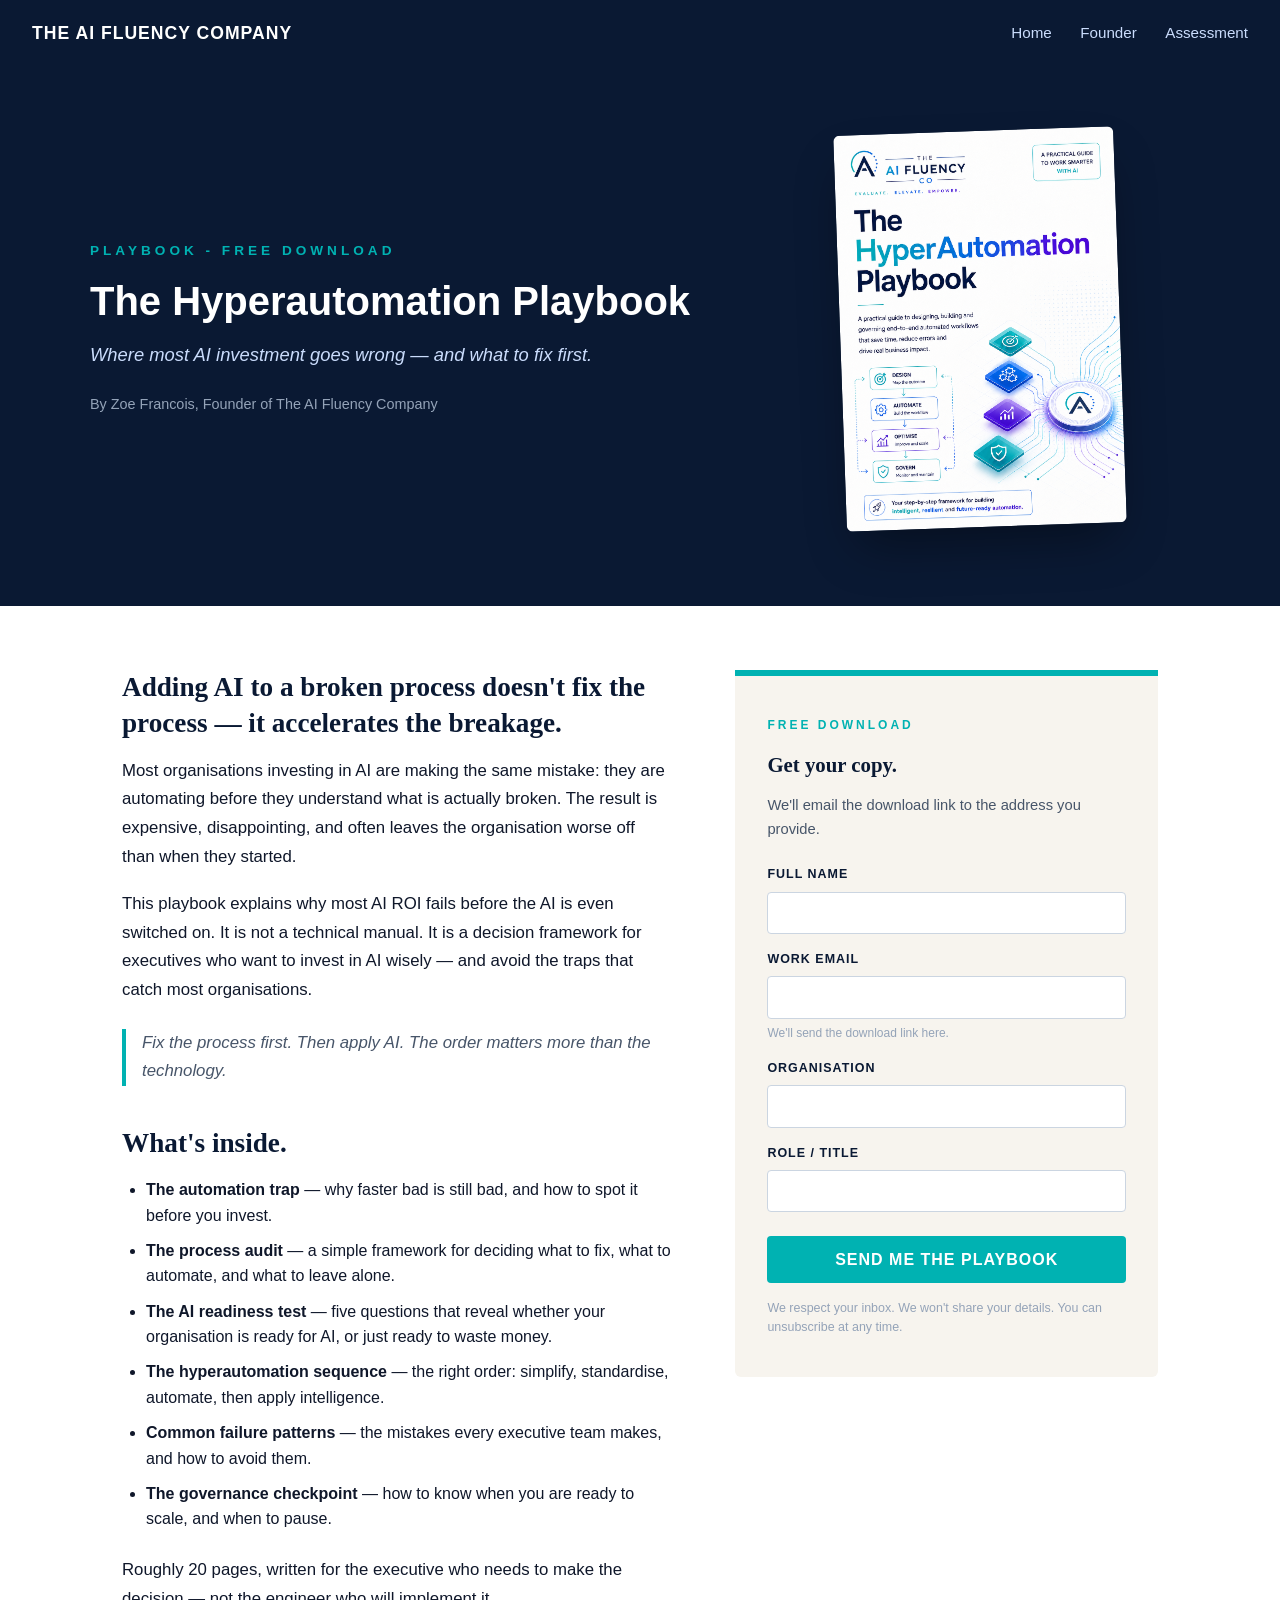
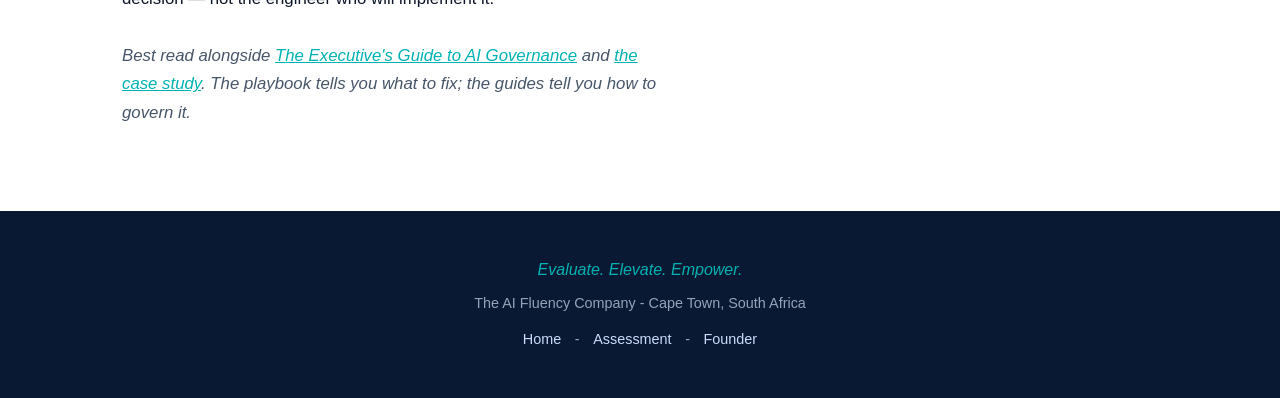
<file: hyperautomation-playbook.html>
<!DOCTYPE html>
<html lang="en">
<head>
<meta charset="UTF-8">
<meta name="viewport" content="width=device-width, initial-scale=1.0">
<title>The Hyperautomation Playbook: Where Most AI Investment Goes Wrong | The AI Fluency Company</title>
<meta name="description" content="Why most AI ROI fails before the AI is even switched on — and what to fix first. A practical playbook for executives investing in AI.">
<link rel="canonical" href="https://theaifluencyco.com/hyperautomation-playbook.html">
<meta property="og:title" content="The Hyperautomation Playbook: Where Most AI Investment Goes Wrong">
<meta property="og:description" content="Why most AI ROI fails before the AI is even switched on — and what to fix first.">
<meta property="og:type" content="article">
<meta property="og:url" content="https://theaifluencyco.com/hyperautomation-playbook.html">
<meta property="og:image" content="https://theaifluencyco.com/images/og-hyperautomation-playbook.jpg">
<meta property="og:site_name" content="The AI Fluency Company">
<meta name="twitter:card" content="summary_large_image">
<meta name="twitter:title" content="The Hyperautomation Playbook: Where Most AI Investment Goes Wrong">
<meta name="twitter:description" content="Why most AI ROI fails before the AI is even switched on — and what to fix first.">
<meta name="twitter:image" content="https://theaifluencyco.com/images/og-hyperautomation-playbook.jpg">

<style>
  * { margin: 0; padding: 0; box-sizing: border-box; }

  :root {
    --navy: #0A1933;
    --teal: #00B2B2;
    --teal-dark: #008e8e;
    --cream: #F7F4EE;
    --slate: #475569;
    --slate-light: #94A3B8;
    --slate-lighter: #CBD5E1;
    --ink: #0F172A;
    --light-blue: #CADCFC;
  }

  body {
    font-family: 'Segoe UI', Tahoma, Geneva, Verdana, sans-serif;
    color: var(--ink);
    background: #fff;
    line-height: 1.6;
  }

  /* ---- Header / Navigation ---- */
  .site-header {
    background: var(--navy);
    padding: 1.2rem 2rem;
    display: flex;
    justify-content: space-between;
    align-items: center;
    flex-wrap: wrap;
  }
  .site-header .brand {
    color: #fff;
    font-weight: 600;
    font-size: 1.1rem;
    letter-spacing: 1px;
    text-decoration: none;
  }
  .site-header nav a {
    color: var(--light-blue);
    margin-left: 1.5rem;
    text-decoration: none;
    font-size: 0.95rem;
  }
  .site-header nav a:hover { color: var(--teal); }

  /* ---- Hero ---- */
  .hero {
    background: var(--navy);
    color: #fff;
    padding: 4rem 2rem 5rem;
  }
  .hero-inner {
    max-width: 1100px;
    margin: 0 auto;
    display: grid;
    grid-template-columns: 1.5fr 1fr;
    gap: 3rem;
    align-items: center;
  }
  .hero .eyebrow {
    color: var(--teal);
    font-size: 0.85rem;
    font-weight: 700;
    letter-spacing: 4px;
    text-transform: uppercase;
    margin-bottom: 1rem;
  }
  .hero h1 {
    font-size: 2.5rem;
    line-height: 1.15;
    margin-bottom: 1rem;
    color: #fff;
    font-weight: 700;
  }
  .hero .subhead {
    font-size: 1.15rem;
    color: var(--light-blue);
    font-style: italic;
    margin-bottom: 1.5rem;
  }
  .hero .author {
    color: var(--slate-light);
    font-size: 0.9rem;
  }
  .hero .cover {
    text-align: center;
  }
  .cover-image {
    max-width: 280px;
    margin: 0 auto;
    border-radius: 6px;
    box-shadow: 0 25px 50px -12px rgba(0,0,0,0.4);
    transform: rotate(-2deg);
  }
  .cover-image img {
    width: 100%;
    border-radius: 6px;
    display: block;
  }

  /* ---- Main content ---- */
  .container {
    max-width: 1100px;
    margin: 0 auto;
    padding: 4rem 2rem;
  }
  .content-grid {
    display: grid;
    grid-template-columns: 1.3fr 1fr;
    gap: 4rem;
  }

  .description h2 {
    font-family: Georgia, serif;
    color: var(--navy);
    font-size: 1.7rem;
    margin-bottom: 1rem;
    line-height: 1.3;
  }
  .description p {
    color: var(--ink);
    font-size: 1.05rem;
    margin-bottom: 1.2rem;
    line-height: 1.7;
  }
  .description ul {
    margin: 1rem 0 1.5rem 1.5rem;
  }
  .description li {
    margin-bottom: 0.6rem;
    color: var(--ink);
  }
  .description .accent-line {
    color: var(--slate);
    font-style: italic;
    border-left: 4px solid var(--teal);
    padding-left: 1rem;
    margin: 1.5rem 0;
  }

  /* ---- Form panel ---- */
  .form-panel {
    background: var(--cream);
    border-top: 6px solid var(--teal);
    padding: 2.5rem 2rem;
    border-radius: 0 0 6px 6px;
    height: fit-content;
    position: sticky;
    top: 2rem;
  }
  .form-panel .form-eyebrow {
    color: var(--teal);
    font-size: 0.75rem;
    letter-spacing: 3px;
    font-weight: 700;
    text-transform: uppercase;
    margin-bottom: 0.8rem;
  }
  .form-panel h3 {
    font-family: Georgia, serif;
    color: var(--navy);
    font-size: 1.3rem;
    margin-bottom: 0.8rem;
  }
  .form-panel .pitch {
    color: var(--slate);
    font-size: 0.92rem;
    margin-bottom: 1.5rem;
  }

  .form-group { margin-bottom: 1rem; }
  .form-group label {
    display: block;
    color: var(--navy);
    font-size: 0.78rem;
    font-weight: 700;
    letter-spacing: 1px;
    text-transform: uppercase;
    margin-bottom: 0.4rem;
  }
  .form-group input {
    width: 100%;
    padding: 0.7rem 0.9rem;
    border: 1px solid var(--slate-lighter);
    border-radius: 4px;
    font-size: 1rem;
    color: var(--ink);
    background: #fff;
    font-family: inherit;
  }
  .form-group input:focus {
    outline: none;
    border-color: var(--teal);
    box-shadow: 0 0 0 3px rgba(0,178,178,0.15);
  }
  .form-group .help {
    font-size: 0.75rem;
    color: var(--slate-light);
    margin-top: 0.3rem;
  }

  .submit-btn {
    width: 100%;
    background: var(--teal);
    color: #fff;
    padding: 0.9rem;
    border: none;
    border-radius: 4px;
    font-size: 1rem;
    font-weight: 700;
    letter-spacing: 1px;
    text-transform: uppercase;
    cursor: pointer;
    margin-top: 0.5rem;
    transition: background 0.2s;
  }
  .submit-btn:hover { background: var(--teal-dark); }
  .submit-btn:disabled {
    background: var(--slate-lighter);
    cursor: not-allowed;
  }

  .privacy-note {
    font-size: 0.78rem;
    color: var(--slate-light);
    margin-top: 1rem;
    line-height: 1.5;
  }

  /* ---- Status messages ---- */
  .status {
    margin-top: 1.5rem;
    padding: 1rem 1.2rem;
    border-radius: 4px;
    font-size: 0.95rem;
    display: none;
  }
  .status.show { display: block; }
  .status.success {
    background: #ecfdf5;
    border-left: 4px solid #10b981;
    color: #065f46;
  }
  .status.error {
    background: #fef2f2;
    border-left: 4px solid #ef4444;
    color: #991b1b;
  }

  /* ---- Footer ---- */
  .site-footer {
    background: var(--navy);
    color: var(--slate-light);
    text-align: center;
    padding: 2.5rem 2rem;
    font-size: 0.9rem;
  }
  .site-footer p { margin: 0.4rem 0; }
  .site-footer .tagline {
    color: var(--teal);
    font-style: italic;
    font-size: 1rem;
    margin-bottom: 0.6rem;
  }
  .site-footer a {
    color: var(--light-blue);
    text-decoration: none;
    margin: 0 0.6rem;
  }
  .site-footer a:hover { color: var(--teal); }

  /* ---- Mobile ---- */
  @media (max-width: 800px) {
    .hero-inner, .content-grid {
      grid-template-columns: 1fr;
    }
    .hero h1 { font-size: 2rem; }
    .form-panel {
      position: static;
      margin-top: 2rem;
    }
    .cover-image { transform: rotate(0); margin-bottom: 1rem; }
  }
</style>
</head>
<body>

<header class="site-header">
  <a href="index.html" class="brand">THE AI FLUENCY COMPANY</a>
  <nav>
    <a href="index.html">Home</a>
    <a href="founder.html">Founder</a>
    <a href="ai-fluency-assessment.html">Assessment</a>
  </nav>
</header>

<section class="hero">
  <div class="hero-inner">
    <div>
      <div class="eyebrow">Playbook - Free Download</div>
      <h1>The Hyperautomation Playbook</h1>
      <p class="subhead">Where most AI investment goes wrong — and what to fix first.</p>
      <p class="author">By Zoe Francois, Founder of The AI Fluency Company</p>
    </div>
    <div class="cover">
      <div class="cover-image">
        <img src="assets/Hyper%20Playbook.png" alt="The Hyperautomation Playbook cover">
      </div>
    </div>
  </div>
</section>

<main class="container">
  <div class="content-grid">
    <div class="description">
      <h2>Adding AI to a broken process doesn't fix the process — it accelerates the breakage.</h2>

      <p>Most organisations investing in AI are making the same mistake: they are automating before they understand what is actually broken. The result is expensive, disappointing, and often leaves the organisation worse off than when they started.</p>

      <p>This playbook explains why most AI ROI fails before the AI is even switched on. It is not a technical manual. It is a decision framework for executives who want to invest in AI wisely — and avoid the traps that catch most organisations.</p>

      <p class="accent-line">Fix the process first. Then apply AI. The order matters more than the technology.</p>

      <h2 style="margin-top: 2.5rem;">What's inside.</h2>

      <ul>
        <li><strong>The automation trap</strong> — why faster bad is still bad, and how to spot it before you invest.</li>
        <li><strong>The process audit</strong> — a simple framework for deciding what to fix, what to automate, and what to leave alone.</li>
        <li><strong>The AI readiness test</strong> — five questions that reveal whether your organisation is ready for AI, or just ready to waste money.</li>
        <li><strong>The hyperautomation sequence</strong> — the right order: simplify, standardise, automate, then apply intelligence.</li>
        <li><strong>Common failure patterns</strong> — the mistakes every executive team makes, and how to avoid them.</li>
        <li><strong>The governance checkpoint</strong> — how to know when you are ready to scale, and when to pause.</li>
      </ul>

      <p>Roughly 20 pages, written for the executive who needs to make the decision — not the engineer who will implement it.</p>

      <p style="margin-top: 1.8rem; color: var(--slate);"><em>Best read alongside <a href="governance-guide.html" style="color: var(--teal);">The Executive's Guide to AI Governance</a> and <a href="case-study.html" style="color: var(--teal);">the case study</a>. The playbook tells you what to fix; the guides tell you how to govern it.</em></p>
    </div>

    <aside class="form-panel">
      <div class="form-eyebrow">FREE DOWNLOAD</div>
      <h3>Get your copy.</h3>
      <p class="pitch">We'll email the download link to the address you provide.</p>

      <form id="downloadForm" onsubmit="submitForm(event)">
        <div class="form-group">
          <label for="name">Full Name</label>
          <input type="text" id="name" name="name" required>
        </div>
        <div class="form-group">
          <label for="email">Work Email</label>
          <input type="email" id="email" name="email" required>
          <div class="help">We'll send the download link here.</div>
        </div>
        <div class="form-group">
          <label for="organisation">Organisation</label>
          <input type="text" id="organisation" name="organisation" required>
        </div>
        <div class="form-group">
          <label for="role">Role / Title</label>
          <input type="text" id="role" name="role" required>
        </div>
        <button type="submit" class="submit-btn" id="submitBtn">Send me the playbook</button>
        <p class="privacy-note">We respect your inbox. We won't share your details. You can unsubscribe at any time.</p>
      </form>

      <div id="successMsg" class="status success">
        <strong>Thanks.</strong> Check your inbox in the next few minutes - the download link is on its way. While you wait, you might find <a href="ai-fluency-assessment.html" style="color:#065f46;text-decoration:underline;">the AI Fluency Assessment</a> useful - a 5-minute maturity benchmark across four dimensions of AI fluency.
      </div>
      <div id="errorMsg" class="status error">
        Something went wrong. Please try again, or email <strong>zoe@theaifluencyco.com</strong> directly and we'll send the playbook.
        <div id="errorDetail" style="margin-top:0.6rem;font-size:0.82rem;"></div>
      </div>
    </aside>
  </div>
</main>

<footer class="site-footer">
  <p class="tagline">Evaluate. Elevate. Empower.</p>
  <p>The AI Fluency Company  -  Cape Town, South Africa</p>
  <p style="margin-top:0.8rem;">
    <a href="index.html">Home</a> -
    <a href="ai-fluency-assessment.html">Assessment</a> -
    <a href="founder.html">Founder</a>
  </p>
</footer>

<script>
  // ============================================================
  // CONFIGURATION - Replace this URL after deploying the Apps Script
  // ============================================================
  const APPS_SCRIPT_URL = 'https://script.google.com/macros/s/AKfycbyWpqHOUxzZIk-Bgq8LJiO091ZYAtCKseMSKJnR_b99Bg-yMlOBUazGxZ1QYkYolbvH/exec';

  const GUIDE_ID = 'hyperautomation-playbook';  // identifies which guide this page is for

  async function submitForm(event) {
    event.preventDefault();
    const btn = document.getElementById('submitBtn');
    const successMsg = document.getElementById('successMsg');
    const errorMsg = document.getElementById('errorMsg');
    const errorDetail = document.getElementById('errorDetail');
    const form = document.getElementById('downloadForm');

    successMsg.classList.remove('show');
    errorMsg.classList.remove('show');
    if (errorDetail) errorDetail.textContent = '';
    btn.disabled = true;
    btn.textContent = 'Sending...';

    const data = {
      guide: GUIDE_ID,
      guideName: 'The Hyperautomation Playbook',
      downloadUrl: new URL('assets/The-Hyperautomation-Playbook.pdf', window.location.href).href,
      name: document.getElementById('name').value.trim(),
      email: document.getElementById('email').value.trim(),
      organisation: document.getElementById('organisation').value.trim(),
      role: document.getElementById('role').value.trim(),
      timestamp: new Date().toISOString()
    };

    try {
      const response = await fetch(APPS_SCRIPT_URL, {
        method: 'POST',
        headers: { 'Content-Type': 'text/plain;charset=utf-8' },
        body: JSON.stringify(data)
      });

      const resultText = await response.text();
      let result = {};
      try {
        result = resultText ? JSON.parse(resultText) : {};
      } catch (parseError) {
        throw new Error('The download service returned an unreadable response.');
      }

      if (!response.ok || result.ok === false || result.status === 'error') {
        throw new Error(result.error || result.message || 'The download service could not save this request.');
      }

      successMsg.classList.add('show');
      form.style.display = 'none';
      btn.textContent = 'Sent';
      
    } catch (err) {
      console.error('Submission error:', err);
      const retryAsOpaqueRequest = err && (
        err.message === 'Failed to fetch' ||
        err.message === 'Load failed' ||
        err.message === 'NetworkError when attempting to fetch resource.' ||
        err.message === 'The download service returned an unreadable response.'
      );

      if (retryAsOpaqueRequest) {
        successMsg.classList.add('show');
        form.style.display = 'none';
        btn.textContent = 'Sent';
        return;
      }

      if (typeof errorDetail !== 'undefined' && errorDetail) errorDetail.textContent = err.message;
      errorMsg.classList.add('show');
      btn.disabled = false;
      btn.textContent = 'Send me the playbook';
    }
  }
</script>

</body>
</html>
</file>
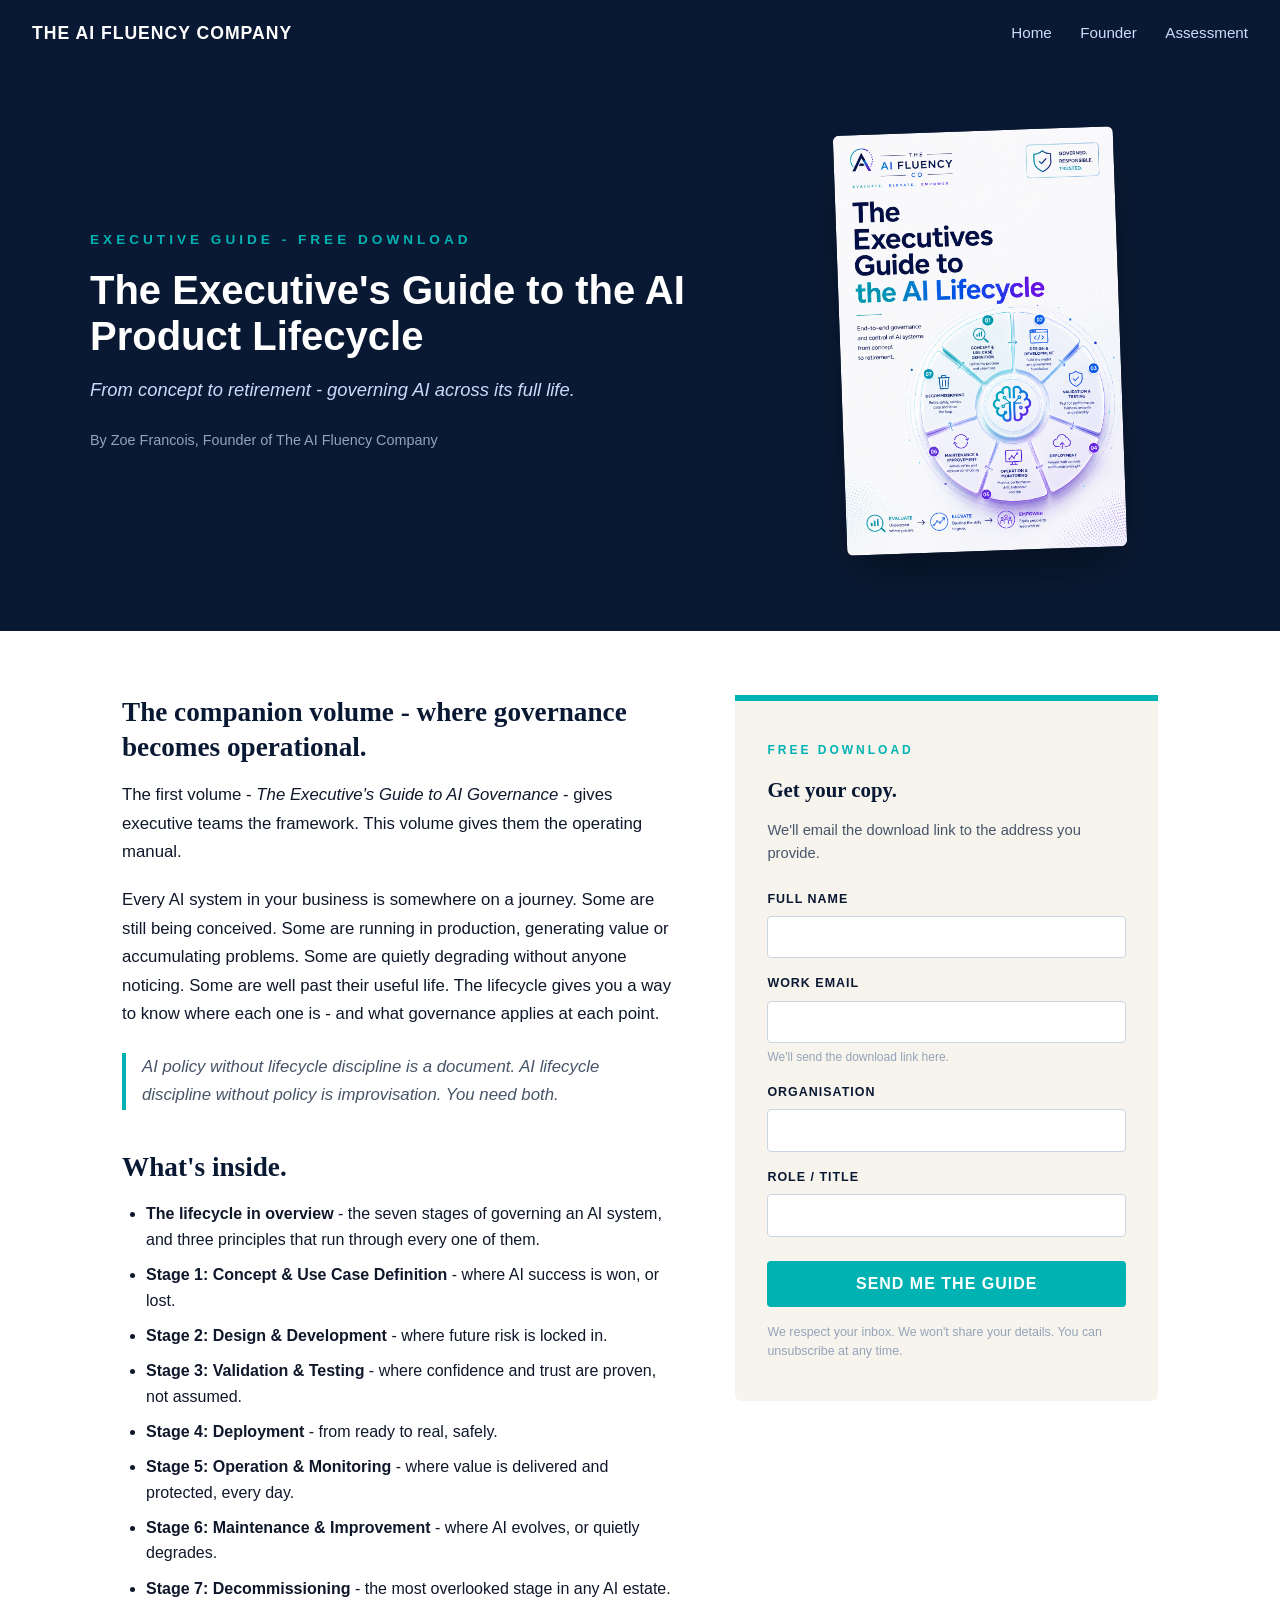
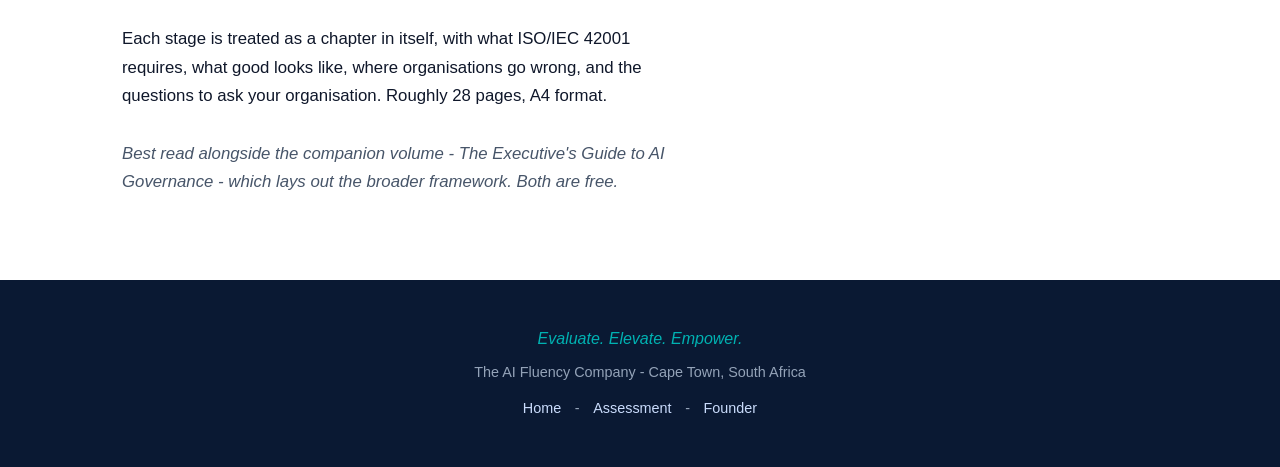
<file: lifecycle-guide.html>
﻿<!DOCTYPE html>
<html lang="en">
<head>
<meta charset="UTF-8">
<meta name="viewport" content="width=device-width, initial-scale=1.0">
<title>AI Product Lifecycle Guide: From Concept to Deployment | Free Download</title>
<meta name="description" content="Understand how AI moves from concept to deployment, monitoring, and value delivery. A practical guide for executives managing AI initiatives.">
<link rel="canonical" href="https://theaifluencyco.com/lifecycle-guide.html">
<meta property="og:title" content="AI Product Lifecycle Guide: From Concept to Deployment">
<meta property="og:description" content="Understand how AI moves from concept to deployment, monitoring, and value delivery.">
<meta property="og:type" content="article">
<meta property="og:url" content="https://theaifluencyco.com/lifecycle-guide.html">
<meta property="og:image" content="https://theaifluencyco.com/images/og-lifecycle-guide.jpg">
<meta property="og:site_name" content="The AI Fluency Company">
<meta name="twitter:card" content="summary_large_image">
<meta name="twitter:title" content="AI Product Lifecycle Guide: From Concept to Deployment">
<meta name="twitter:description" content="Understand how AI moves from concept to deployment, monitoring, and value delivery.">
<meta name="twitter:image" content="https://theaifluencyco.com/images/og-lifecycle-guide.jpg">

<style>
  * { margin: 0; padding: 0; box-sizing: border-box; }

  :root {
    --navy: #0A1933;
    --teal: #00B2B2;
    --teal-dark: #008e8e;
    --cream: #F7F4EE;
    --slate: #475569;
    --slate-light: #94A3B8;
    --slate-lighter: #CBD5E1;
    --ink: #0F172A;
    --light-blue: #CADCFC;
  }

  body {
    font-family: 'Segoe UI', Tahoma, Geneva, Verdana, sans-serif;
    color: var(--ink);
    background: #fff;
    line-height: 1.6;
  }

  /* ---- Header / Navigation ---- */
  .site-header {
    background: var(--navy);
    padding: 1.2rem 2rem;
    display: flex;
    justify-content: space-between;
    align-items: center;
    flex-wrap: wrap;
  }
  .site-header .brand {
    color: #fff;
    font-weight: 600;
    font-size: 1.1rem;
    letter-spacing: 1px;
    text-decoration: none;
  }
  .site-header nav a {
    color: var(--light-blue);
    margin-left: 1.5rem;
    text-decoration: none;
    font-size: 0.95rem;
  }
  .site-header nav a:hover { color: var(--teal); }

  /* ---- Hero ---- */
  .hero {
    background: var(--navy);
    color: #fff;
    padding: 4rem 2rem 5rem;
  }
  .hero-inner {
    max-width: 1100px;
    margin: 0 auto;
    display: grid;
    grid-template-columns: 1.5fr 1fr;
    gap: 3rem;
    align-items: center;
  }
  .hero .eyebrow {
    color: var(--teal);
    font-size: 0.85rem;
    font-weight: 700;
    letter-spacing: 4px;
    text-transform: uppercase;
    margin-bottom: 1rem;
  }
  .hero h1 {
    font-size: 2.5rem;
    line-height: 1.15;
    margin-bottom: 1rem;
    color: #fff;
    font-weight: 700;
  }
  .hero .subhead {
    font-size: 1.15rem;
    color: var(--light-blue);
    font-style: italic;
    margin-bottom: 1.5rem;
  }
  .hero .author {
    color: var(--slate-light);
    font-size: 0.9rem;
  }
  .hero .cover {
    text-align: center;
  }
  .cover-image {
    max-width: 280px;
    margin: 0 auto;
    border-radius: 6px;
    box-shadow: 0 25px 50px -12px rgba(0,0,0,0.4);
    transform: rotate(-2deg);
  }
  .cover-image img {
    width: 100%;
    border-radius: 6px;
    display: block;
  }

  /* ---- Main content ---- */
  .container {
    max-width: 1100px;
    margin: 0 auto;
    padding: 4rem 2rem;
  }
  .content-grid {
    display: grid;
    grid-template-columns: 1.3fr 1fr;
    gap: 4rem;
  }

  .description h2 {
    font-family: Georgia, serif;
    color: var(--navy);
    font-size: 1.7rem;
    margin-bottom: 1rem;
    line-height: 1.3;
  }
  .description p {
    color: var(--ink);
    font-size: 1.05rem;
    margin-bottom: 1.2rem;
    line-height: 1.7;
  }
  .description ul {
    margin: 1rem 0 1.5rem 1.5rem;
  }
  .description li {
    margin-bottom: 0.6rem;
    color: var(--ink);
  }
  .description .accent-line {
    color: var(--slate);
    font-style: italic;
    border-left: 4px solid var(--teal);
    padding-left: 1rem;
    margin: 1.5rem 0;
  }

  /* ---- Form panel ---- */
  .form-panel {
    background: var(--cream);
    border-top: 6px solid var(--teal);
    padding: 2.5rem 2rem;
    border-radius: 0 0 6px 6px;
    height: fit-content;
    position: sticky;
    top: 2rem;
  }
  .form-panel .form-eyebrow {
    color: var(--teal);
    font-size: 0.75rem;
    letter-spacing: 3px;
    font-weight: 700;
    text-transform: uppercase;
    margin-bottom: 0.8rem;
  }
  .form-panel h3 {
    font-family: Georgia, serif;
    color: var(--navy);
    font-size: 1.3rem;
    margin-bottom: 0.8rem;
  }
  .form-panel .pitch {
    color: var(--slate);
    font-size: 0.92rem;
    margin-bottom: 1.5rem;
  }

  .form-group { margin-bottom: 1rem; }
  .form-group label {
    display: block;
    color: var(--navy);
    font-size: 0.78rem;
    font-weight: 700;
    letter-spacing: 1px;
    text-transform: uppercase;
    margin-bottom: 0.4rem;
  }
  .form-group input {
    width: 100%;
    padding: 0.7rem 0.9rem;
    border: 1px solid var(--slate-lighter);
    border-radius: 4px;
    font-size: 1rem;
    color: var(--ink);
    background: #fff;
    font-family: inherit;
  }
  .form-group input:focus {
    outline: none;
    border-color: var(--teal);
    box-shadow: 0 0 0 3px rgba(0,178,178,0.15);
  }
  .form-group .help {
    font-size: 0.75rem;
    color: var(--slate-light);
    margin-top: 0.3rem;
  }

  .submit-btn {
    width: 100%;
    background: var(--teal);
    color: #fff;
    padding: 0.9rem;
    border: none;
    border-radius: 4px;
    font-size: 1rem;
    font-weight: 700;
    letter-spacing: 1px;
    text-transform: uppercase;
    cursor: pointer;
    margin-top: 0.5rem;
    transition: background 0.2s;
  }
  .submit-btn:hover { background: var(--teal-dark); }
  .submit-btn:disabled {
    background: var(--slate-lighter);
    cursor: not-allowed;
  }

  .privacy-note {
    font-size: 0.78rem;
    color: var(--slate-light);
    margin-top: 1rem;
    line-height: 1.5;
  }

  /* ---- Status messages ---- */
  .status {
    margin-top: 1.5rem;
    padding: 1rem 1.2rem;
    border-radius: 4px;
    font-size: 0.95rem;
    display: none;
  }
  .status.show { display: block; }
  .status.success {
    background: #ecfdf5;
    border-left: 4px solid #10b981;
    color: #065f46;
  }
  .status.error {
    background: #fef2f2;
    border-left: 4px solid #ef4444;
    color: #991b1b;
  }

  /* ---- Footer ---- */
  .site-footer {
    background: var(--navy);
    color: var(--slate-light);
    text-align: center;
    padding: 2.5rem 2rem;
    font-size: 0.9rem;
  }
  .site-footer p { margin: 0.4rem 0; }
  .site-footer .tagline {
    color: var(--teal);
    font-style: italic;
    font-size: 1rem;
    margin-bottom: 0.6rem;
  }
  .site-footer a {
    color: var(--light-blue);
    text-decoration: none;
    margin: 0 0.6rem;
  }
  .site-footer a:hover { color: var(--teal); }

  /* ---- Mobile ---- */
  @media (max-width: 800px) {
    .hero-inner, .content-grid {
      grid-template-columns: 1fr;
    }
    .hero h1 { font-size: 2rem; }
    .form-panel {
      position: static;
      margin-top: 2rem;
    }
    .cover-card { transform: rotate(0); margin-bottom: 1rem; }
  }
</style>
</head>
<body>

<header class="site-header">
  <a href="index.html" class="brand">THE AI FLUENCY COMPANY</a>
  <nav>
    <a href="index.html">Home</a>
    <a href="founder.html">Founder</a>
    <a href="ai-fluency-assessment.html">Assessment</a>
  </nav>
</header>

<section class="hero">
  <div class="hero-inner">
    <div>
      <div class="eyebrow">Executive Guide - Free Download</div>
      <h1>The Executive's Guide to the AI Product Lifecycle</h1>
      <p class="subhead">From concept to retirement - governing AI across its full life.</p>
      <p class="author">By Zoe Francois, Founder of The AI Fluency Company</p>
    </div>
    <div class="cover">
      <div class="cover-image">
        <img src="assets/Lifecycle.png" alt="The Executive's Guide to the AI Product Lifecycle cover">
      </div>
    </div>
  </div>
</section>

<main class="container">
  <div class="content-grid">
    <div class="description">
      <h2>The companion volume - where governance becomes operational.</h2>

      <p>The first volume - <em>The Executive's Guide to AI Governance</em> - gives executive teams the framework. This volume gives them the operating manual.</p>

      <p>Every AI system in your business is somewhere on a journey. Some are still being conceived. Some are running in production, generating value or accumulating problems. Some are quietly degrading without anyone noticing. Some are well past their useful life. The lifecycle gives you a way to know where each one is - and what governance applies at each point.</p>

      <p class="accent-line">AI policy without lifecycle discipline is a document. AI lifecycle discipline without policy is improvisation. You need both.</p>

      <h2 style="margin-top: 2.5rem;">What's inside.</h2>

      <ul>
        <li><strong>The lifecycle in overview</strong> - the seven stages of governing an AI system, and three principles that run through every one of them.</li>
        <li><strong>Stage 1: Concept &amp; Use Case Definition</strong> - where AI success is won, or lost.</li>
        <li><strong>Stage 2: Design &amp; Development</strong> - where future risk is locked in.</li>
        <li><strong>Stage 3: Validation &amp; Testing</strong> - where confidence and trust are proven, not assumed.</li>
        <li><strong>Stage 4: Deployment</strong> - from ready to real, safely.</li>
        <li><strong>Stage 5: Operation &amp; Monitoring</strong> - where value is delivered and protected, every day.</li>
        <li><strong>Stage 6: Maintenance &amp; Improvement</strong> - where AI evolves, or quietly degrades.</li>
        <li><strong>Stage 7: Decommissioning</strong> - the most overlooked stage in any AI estate.</li>
      </ul>

      <p>Each stage is treated as a chapter in itself, with what ISO/IEC 42001 requires, what good looks like, where organisations go wrong, and the questions to ask your organisation. Roughly 28 pages, A4 format.</p>

      <p style="margin-top: 1.8rem; color: var(--slate);"><em>Best read alongside the companion volume - The Executive's Guide to AI Governance - which lays out the broader framework. Both are free.</em></p>
    </div>

    <aside class="form-panel">
      <div class="form-eyebrow">FREE DOWNLOAD</div>
      <h3>Get your copy.</h3>
      <p class="pitch">We'll email the download link to the address you provide.</p>

      <form id="downloadForm" onsubmit="submitForm(event)">
        <div class="form-group">
          <label for="name">Full Name</label>
          <input type="text" id="name" name="name" required>
        </div>
        <div class="form-group">
          <label for="email">Work Email</label>
          <input type="email" id="email" name="email" required>
          <div class="help">We'll send the download link here.</div>
        </div>
        <div class="form-group">
          <label for="organisation">Organisation</label>
          <input type="text" id="organisation" name="organisation" required>
        </div>
        <div class="form-group">
          <label for="role">Role / Title</label>
          <input type="text" id="role" name="role" required>
        </div>
        <button type="submit" class="submit-btn" id="submitBtn">Send me the guide</button>
        <p class="privacy-note">We respect your inbox. We won't share your details. You can unsubscribe at any time.</p>
      </form>

      <div id="successMsg" class="status success">
        <strong>Thanks.</strong> Check your inbox in the next few minutes - the download link is on its way. While you wait, you might find <a href="ai-fluency-assessment.html" style="color:#065f46;text-decoration:underline;">the AI Fluency Assessment</a> useful - a 5-minute maturity benchmark across four dimensions of AI fluency.
      </div>
      <div id="errorMsg" class="status error">
        Something went wrong. Please try again, or email <strong>zoe@theaifluencyco.com</strong> directly and we'll send the guide.
      </div>
    </aside>
  </div>
</main>

<footer class="site-footer">
  <p class="tagline">Evaluate. Elevate. Empower.</p>
  <p>The AI Fluency Company  -  Cape Town, South Africa</p>
  <p style="margin-top:0.8rem;">
    <a href="index.html">Home</a> -
    <a href="ai-fluency-assessment.html">Assessment</a> -
    <a href="founder.html">Founder</a>
  </p>
</footer>

<script>
  // ============================================================
  // CONFIGURATION - Replace this URL after deploying the Apps Script
  // ============================================================
  const APPS_SCRIPT_URL = 'https://script.google.com/macros/s/AKfycbyWpqHOUxzZIk-Bgq8LJiO091ZYAtCKseMSKJnR_b99Bg-yMlOBUazGxZ1QYkYolbvH/exec';

  const GUIDE_ID = 'lifecycle';  // identifies which guide this page is for

  async function submitForm(event) {
    event.preventDefault();
    const btn = document.getElementById('submitBtn');
    const successMsg = document.getElementById('successMsg');
    const errorMsg = document.getElementById('errorMsg');
    const form = document.getElementById('downloadForm');

    successMsg.classList.remove('show');
    errorMsg.classList.remove('show');
    btn.disabled = true;
    btn.textContent = 'Sending...';

    const data = {
      guide: GUIDE_ID,
      guideName: 'AI Product Lifecycle Guide',
      downloadUrl: 'https://theaifluencyco.com/assets/ai-product-lifecycle-guide.pdf',
      name: document.getElementById('name').value.trim(),
      email: document.getElementById('email').value.trim(),
      organisation: document.getElementById('organisation').value.trim(),
      role: document.getElementById('role').value.trim(),
      timestamp: new Date().toISOString()
    };

    try {
      const response = await fetch(APPS_SCRIPT_URL, {
        method: 'POST',
        headers: { 'Content-Type': 'text/plain;charset=utf-8' },
        body: JSON.stringify(data)
      });

      const resultText = await response.text();
      let result = {};
      try {
        result = resultText ? JSON.parse(resultText) : {};
      } catch (parseError) {
        throw new Error('The download service returned an unreadable response.');
      }

      if (!response.ok || result.ok === false || result.status === 'error') {
        throw new Error(result.error || result.message || 'The download service could not save this request.');
      }

      successMsg.classList.add('show');
      form.style.display = 'none';
      btn.textContent = 'Sent';
      
    } catch (err) {
      console.error('Submission error:', err);
      const retryAsOpaqueRequest = err && (
        err.message === 'Failed to fetch' ||
        err.message === 'Load failed' ||
        err.message === 'NetworkError when attempting to fetch resource.' ||
        err.message === 'The download service returned an unreadable response.'
      );

      if (retryAsOpaqueRequest) {
        successMsg.classList.add('show');
        form.style.display = 'none';
        btn.textContent = 'Sent';
        return;
      }

      if (typeof errorDetail !== 'undefined' && errorDetail) errorDetail.textContent = err.message;
      errorMsg.classList.add('show');
      btn.disabled = false;
      btn.textContent = 'Send me the guide';
    }
  }
</script>

</body>
</html>
</file>
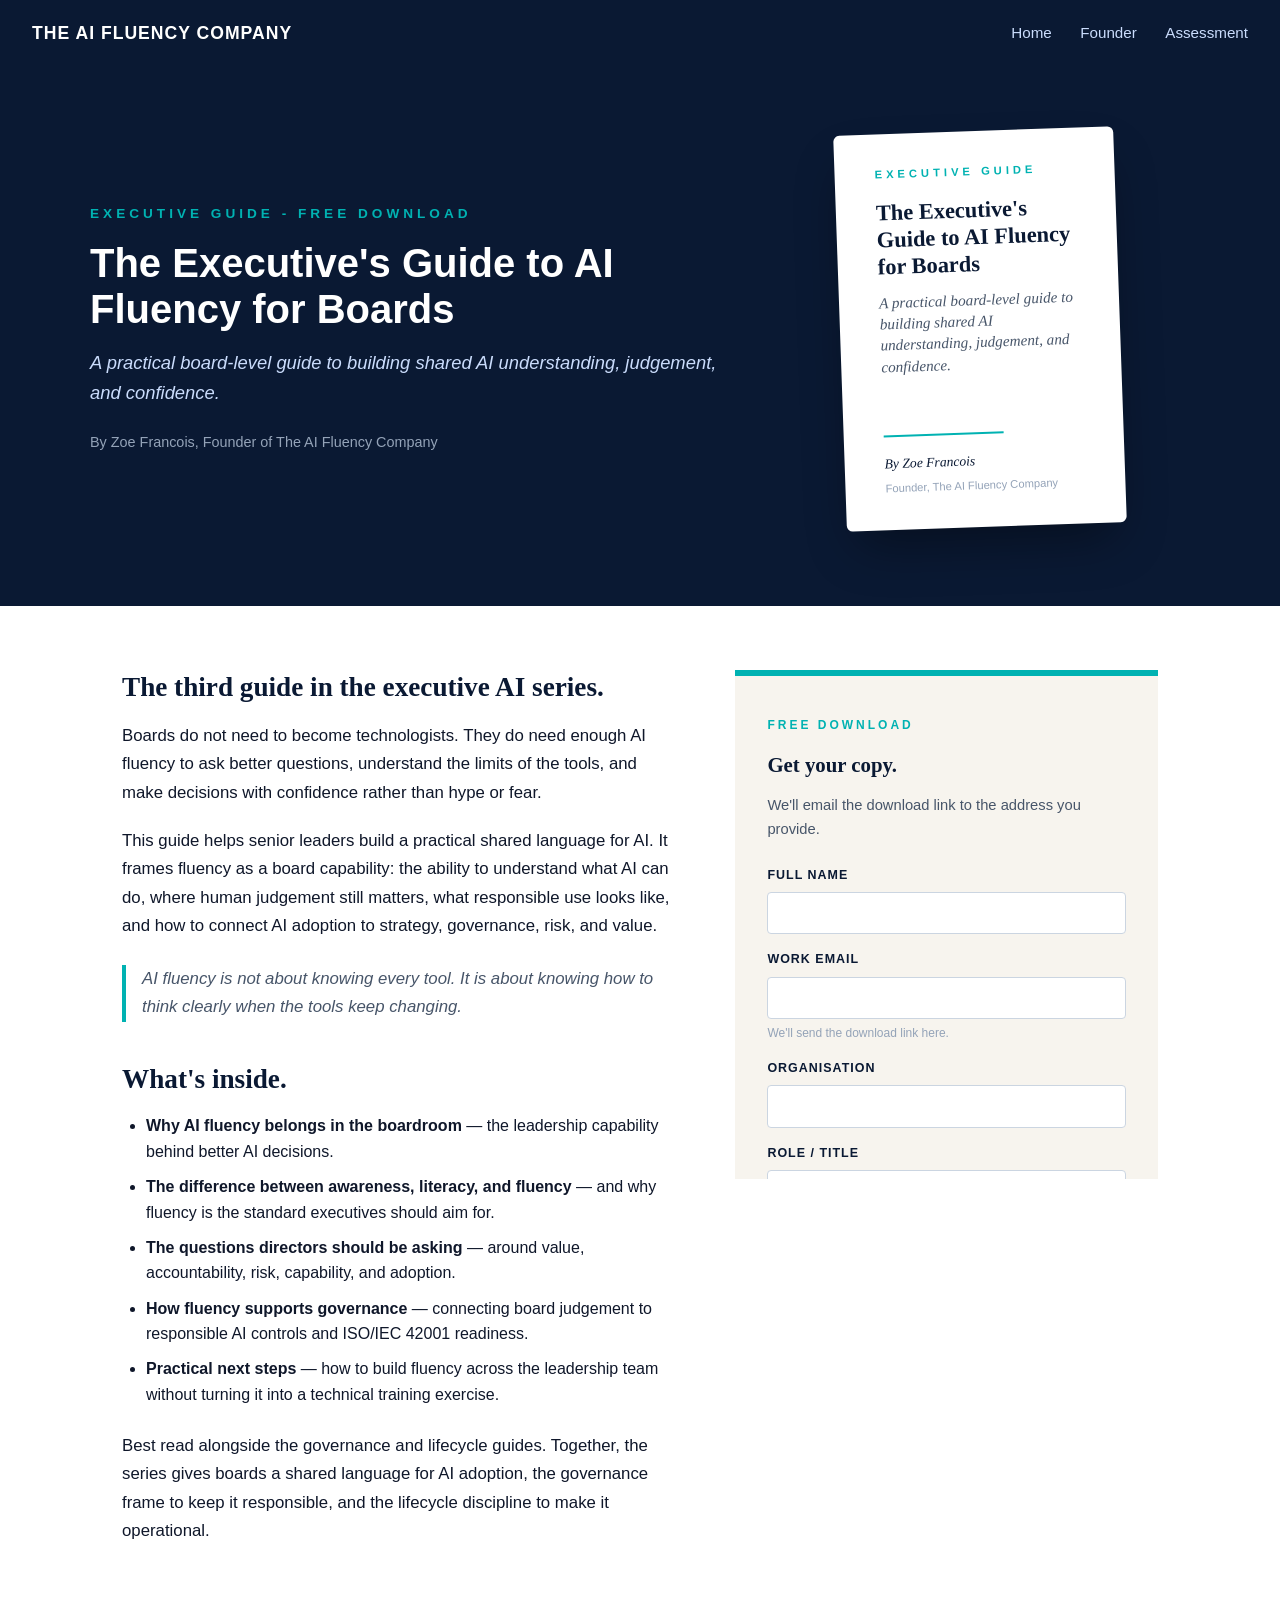
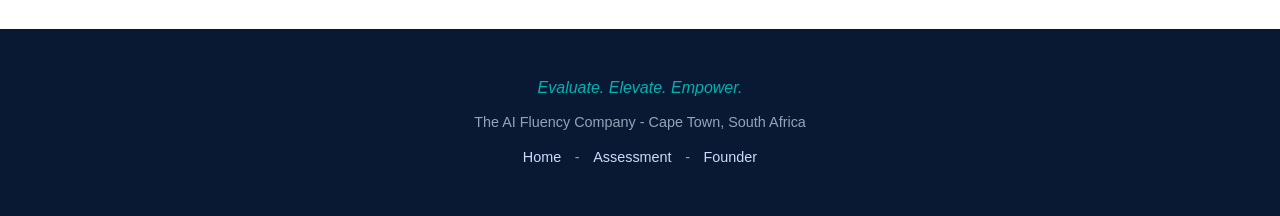
<file: assets/ai-fluency-guide.html>
<!DOCTYPE html>
<html lang="en">
<head>
<meta charset="UTF-8">
<meta name="viewport" content="width=device-width, initial-scale=1.0">
<title>The Executive's Guide to AI Fluency for Boards | The AI Fluency Company</title>
<meta name="description" content="A practical executive guide to AI fluency for boards. Free download by Zoe Francois, Founder of The AI Fluency Company.">

<style>
  * { margin: 0; padding: 0; box-sizing: border-box; }

  :root {
    --navy: #0A1933;
    --teal: #00B2B2;
    --teal-dark: #008e8e;
    --cream: #F7F4EE;
    --slate: #475569;
    --slate-light: #94A3B8;
    --slate-lighter: #CBD5E1;
    --ink: #0F172A;
    --light-blue: #CADCFC;
  }

  body {
    font-family: 'Segoe UI', Tahoma, Geneva, Verdana, sans-serif;
    color: var(--ink);
    background: #fff;
    line-height: 1.6;
  }

  /* ---- Header / Navigation ---- */
  .site-header {
    background: var(--navy);
    padding: 1.2rem 2rem;
    display: flex;
    justify-content: space-between;
    align-items: center;
    flex-wrap: wrap;
  }
  .site-header .brand {
    color: #fff;
    font-weight: 600;
    font-size: 1.1rem;
    letter-spacing: 1px;
    text-decoration: none;
  }
  .site-header nav a {
    color: var(--light-blue);
    margin-left: 1.5rem;
    text-decoration: none;
    font-size: 0.95rem;
  }
  .site-header nav a:hover { color: var(--teal); }

  /* ---- Hero ---- */
  .hero {
    background: var(--navy);
    color: #fff;
    padding: 4rem 2rem 5rem;
  }
  .hero-inner {
    max-width: 1100px;
    margin: 0 auto;
    display: grid;
    grid-template-columns: 1.5fr 1fr;
    gap: 3rem;
    align-items: center;
  }
  .hero .eyebrow {
    color: var(--teal);
    font-size: 0.85rem;
    font-weight: 700;
    letter-spacing: 4px;
    text-transform: uppercase;
    margin-bottom: 1rem;
  }
  .hero h1 {
    font-size: 2.5rem;
    line-height: 1.15;
    margin-bottom: 1rem;
    color: #fff;
    font-weight: 700;
  }
  .hero .subhead {
    font-size: 1.15rem;
    color: var(--light-blue);
    font-style: italic;
    margin-bottom: 1.5rem;
  }
  .hero .author {
    color: var(--slate-light);
    font-size: 0.9rem;
  }
  .hero .cover {
    text-align: center;
  }
  .cover-card {
    background: #fff;
    border-radius: 6px;
    padding: 2rem 2.5rem;
    box-shadow: 0 25px 50px -12px rgba(0,0,0,0.4);
    color: var(--ink);
    text-align: left;
    transform: rotate(-2deg);
    max-width: 280px;
    margin: 0 auto;
    aspect-ratio: 1 / 1.414;
    display: flex;
    flex-direction: column;
    justify-content: space-between;
  }
  .cover-card .top-eyebrow {
    color: var(--teal);
    font-size: 0.7rem;
    letter-spacing: 4px;
    font-weight: 700;
    margin-bottom: 1rem;
  }
  .cover-card .cover-title {
    font-family: Georgia, serif;
    color: var(--navy);
    font-size: 1.4rem;
    line-height: 1.2;
    font-weight: 700;
    margin-bottom: 0.7rem;
  }
  .cover-card .cover-sub {
    font-family: Georgia, serif;
    font-style: italic;
    color: var(--slate);
    font-size: 0.95rem;
    line-height: 1.4;
  }
  .cover-card .cover-bar {
    width: 60%;
    height: 2px;
    background: var(--teal);
    margin: 1rem 0;
  }
  .cover-card .author-line {
    font-family: Georgia, serif;
    font-style: italic;
    color: var(--navy);
    font-size: 0.85rem;
  }
  .cover-card .author-meta {
    color: var(--slate-light);
    font-size: 0.7rem;
    margin-top: 0.3rem;
  }

  /* ---- Main content ---- */
  .container {
    max-width: 1100px;
    margin: 0 auto;
    padding: 4rem 2rem;
  }
  .content-grid {
    display: grid;
    grid-template-columns: 1.3fr 1fr;
    gap: 4rem;
  }

  .description h2 {
    font-family: Georgia, serif;
    color: var(--navy);
    font-size: 1.7rem;
    margin-bottom: 1rem;
    line-height: 1.3;
  }
  .description p {
    color: var(--ink);
    font-size: 1.05rem;
    margin-bottom: 1.2rem;
    line-height: 1.7;
  }
  .description ul {
    margin: 1rem 0 1.5rem 1.5rem;
  }
  .description li {
    margin-bottom: 0.6rem;
    color: var(--ink);
  }
  .description .accent-line {
    color: var(--slate);
    font-style: italic;
    border-left: 4px solid var(--teal);
    padding-left: 1rem;
    margin: 1.5rem 0;
  }

  /* ---- Form panel ---- */
  .form-panel {
    background: var(--cream);
    border-top: 6px solid var(--teal);
    padding: 2.5rem 2rem;
    border-radius: 0 0 6px 6px;
    height: fit-content;
    position: sticky;
    top: 2rem;
  }
  .form-panel .form-eyebrow {
    color: var(--teal);
    font-size: 0.75rem;
    letter-spacing: 3px;
    font-weight: 700;
    text-transform: uppercase;
    margin-bottom: 0.8rem;
  }
  .form-panel h3 {
    font-family: Georgia, serif;
    color: var(--navy);
    font-size: 1.3rem;
    margin-bottom: 0.8rem;
  }
  .form-panel .pitch {
    color: var(--slate);
    font-size: 0.92rem;
    margin-bottom: 1.5rem;
  }

  .form-group { margin-bottom: 1rem; }
  .form-group label {
    display: block;
    color: var(--navy);
    font-size: 0.78rem;
    font-weight: 700;
    letter-spacing: 1px;
    text-transform: uppercase;
    margin-bottom: 0.4rem;
  }
  .form-group input {
    width: 100%;
    padding: 0.7rem 0.9rem;
    border: 1px solid var(--slate-lighter);
    border-radius: 4px;
    font-size: 1rem;
    color: var(--ink);
    background: #fff;
    font-family: inherit;
  }
  .form-group input:focus {
    outline: none;
    border-color: var(--teal);
    box-shadow: 0 0 0 3px rgba(0,178,178,0.15);
  }
  .form-group .help {
    font-size: 0.75rem;
    color: var(--slate-light);
    margin-top: 0.3rem;
  }

  .submit-btn {
    width: 100%;
    background: var(--teal);
    color: #fff;
    padding: 0.9rem;
    border: none;
    border-radius: 4px;
    font-size: 1rem;
    font-weight: 700;
    letter-spacing: 1px;
    text-transform: uppercase;
    cursor: pointer;
    margin-top: 0.5rem;
    transition: background 0.2s;
  }
  .submit-btn:hover { background: var(--teal-dark); }
  .submit-btn:disabled {
    background: var(--slate-lighter);
    cursor: not-allowed;
  }

  .privacy-note {
    font-size: 0.78rem;
    color: var(--slate-light);
    margin-top: 1rem;
    line-height: 1.5;
  }

  /* ---- Status messages ---- */
  .status {
    margin-top: 1.5rem;
    padding: 1rem 1.2rem;
    border-radius: 4px;
    font-size: 0.95rem;
    display: none;
  }
  .status.show { display: block; }
  .status.success {
    background: #ecfdf5;
    border-left: 4px solid #10b981;
    color: #065f46;
  }
  .status.error {
    background: #fef2f2;
    border-left: 4px solid #ef4444;
    color: #991b1b;
  }

  /* ---- Footer ---- */
  .site-footer {
    background: var(--navy);
    color: var(--slate-light);
    text-align: center;
    padding: 2.5rem 2rem;
    font-size: 0.9rem;
  }
  .site-footer p { margin: 0.4rem 0; }
  .site-footer .tagline {
    color: var(--teal);
    font-style: italic;
    font-size: 1rem;
    margin-bottom: 0.6rem;
  }
  .site-footer a {
    color: var(--light-blue);
    text-decoration: none;
    margin: 0 0.6rem;
  }
  .site-footer a:hover { color: var(--teal); }

  /* ---- Mobile ---- */
  @media (max-width: 800px) {
    .hero-inner, .content-grid {
      grid-template-columns: 1fr;
    }
    .hero h1 { font-size: 2rem; }
    .form-panel {
      position: static;
      margin-top: 2rem;
    }
    .cover-card { transform: rotate(0); margin-bottom: 1rem; }
  }
</style>
</head>
<body>

<header class="site-header">
  <a href="index.html" class="brand">THE AI FLUENCY COMPANY</a>
  <nav>
    <a href="index.html">Home</a>
    <a href="founder.html">Founder</a>
    <a href="ai-fluency-assessment.html">Assessment</a>
  </nav>
</header>

<section class="hero">
  <div class="hero-inner">
    <div>
      <div class="eyebrow">Executive Guide - Free Download</div>
      <h1>The Executive's Guide to AI Fluency for Boards</h1>
      <p class="subhead">A practical board-level guide to building shared AI understanding, judgement, and confidence.</p>
      <p class="author">By Zoe Francois, Founder of The AI Fluency Company</p>
    </div>
    <div class="cover">
      <div class="cover-card">
        <div>
          <div class="top-eyebrow">EXECUTIVE GUIDE</div>
          <div class="cover-title">The Executive's Guide to AI Fluency for Boards</div>
          <div class="cover-sub">A practical board-level guide to building shared AI understanding, judgement, and confidence.</div>
        </div>
        <div>
          <div class="cover-bar"></div>
          <div class="author-line">By Zoe Francois</div>
          <div class="author-meta">Founder, The AI Fluency Company</div>
        </div>
      </div>
    </div>
  </div>
</section>

<main class="container">
  <div class="content-grid">
    <div class="description">
      <h2>The third guide in the executive AI series.</h2>

      <p>Boards do not need to become technologists. They do need enough AI fluency to ask better questions, understand the limits of the tools, and make decisions with confidence rather than hype or fear.</p>

      <p>This guide helps senior leaders build a practical shared language for AI. It frames fluency as a board capability: the ability to understand what AI can do, where human judgement still matters, what responsible use looks like, and how to connect AI adoption to strategy, governance, risk, and value.</p>

      <p class="accent-line">AI fluency is not about knowing every tool. It is about knowing how to think clearly when the tools keep changing.</p>

      <h2 style="margin-top: 2.5rem;">What's inside.</h2>

      <ul>
        <li><strong>Why AI fluency belongs in the boardroom</strong> — the leadership capability behind better AI decisions.</li>
        <li><strong>The difference between awareness, literacy, and fluency</strong> — and why fluency is the standard executives should aim for.</li>
        <li><strong>The questions directors should be asking</strong> — around value, accountability, risk, capability, and adoption.</li>
        <li><strong>How fluency supports governance</strong> — connecting board judgement to responsible AI controls and ISO/IEC 42001 readiness.</li>
        <li><strong>Practical next steps</strong> — how to build fluency across the leadership team without turning it into a technical training exercise.</li>
      </ul>

      <p>Best read alongside the governance and lifecycle guides. Together, the series gives boards a shared language for AI adoption, the governance frame to keep it responsible, and the lifecycle discipline to make it operational.</p>
    </div>

    <aside class="form-panel">
      <div class="form-eyebrow">FREE DOWNLOAD</div>
      <h3>Get your copy.</h3>
      <p class="pitch">We'll email the download link to the address you provide.</p>

      <form id="downloadForm" onsubmit="submitForm(event)">
        <div class="form-group">
          <label for="name">Full Name</label>
          <input type="text" id="name" name="name" required>
        </div>
        <div class="form-group">
          <label for="email">Work Email</label>
          <input type="email" id="email" name="email" required>
          <div class="help">We'll send the download link here.</div>
        </div>
        <div class="form-group">
          <label for="organisation">Organisation</label>
          <input type="text" id="organisation" name="organisation" required>
        </div>
        <div class="form-group">
          <label for="role">Role / Title</label>
          <input type="text" id="role" name="role" required>
        </div>
        <button type="submit" class="submit-btn" id="submitBtn">Send me the guide</button>
        <p class="privacy-note">We respect your inbox. We won't share your details. You can unsubscribe at any time.</p>
      </form>

      <div id="successMsg" class="status success">
        <strong>Thanks.</strong> Check your inbox in the next few minutes - the download link is on its way. While you wait, you might find <a href="ai-fluency-assessment.html" style="color:#065f46;text-decoration:underline;">the AI Fluency Assessment</a> useful - a 5-minute maturity benchmark across four dimensions of AI fluency.
      </div>
      <div id="errorMsg" class="status error">
        Something went wrong. Please try again, or email <strong>zoefrancois123@outlook.com</strong> directly and we'll send the guide.
        <div id="errorDetail" style="margin-top:0.6rem;font-size:0.82rem;"></div>
      </div>
    </aside>
  </div>
</main>

<footer class="site-footer">
  <p class="tagline">Evaluate. Elevate. Empower.</p>
  <p>The AI Fluency Company  -  Cape Town, South Africa</p>
  <p style="margin-top:0.8rem;">
    <a href="index.html">Home</a> -
    <a href="ai-fluency-assessment.html">Assessment</a> -
    <a href="founder.html">Founder</a>
  </p>
</footer>

<script>
  // ============================================================
  // CONFIGURATION - Replace this URL after deploying the Apps Script
  // ============================================================
  const APPS_SCRIPT_URL = 'https://script.google.com/macros/s/AKfycbx6oD8HPTfJINmtU-5WFBIbEQvtpnTYIEF8JCTf2UVL1W70jawdloeIH7lRpfDgcT1R/exec';

  const GUIDE_ID = 'fluency';  // identifies which guide this page is for

  async function submitForm(event) {
    event.preventDefault();
    const btn = document.getElementById('submitBtn');
    const successMsg = document.getElementById('successMsg');
    const errorMsg = document.getElementById('errorMsg');
    const errorDetail = document.getElementById('errorDetail');
    const form = document.getElementById('downloadForm');

    successMsg.classList.remove('show');
    errorMsg.classList.remove('show');
    if (errorDetail) errorDetail.textContent = '';
    btn.disabled = true;
    btn.textContent = 'Sending...';

    const data = {
      guide: GUIDE_ID,
      guideName: 'AI Fluency for Boards Guide',
      downloadUrl: new URL('assets/ai-fluency-for-boards-guide.pdf', window.location.href).href,
      name: document.getElementById('name').value.trim(),
      email: document.getElementById('email').value.trim(),
      organisation: document.getElementById('organisation').value.trim(),
      role: document.getElementById('role').value.trim(),
      timestamp: new Date().toISOString()
    };

    try {
      const response = await fetch(APPS_SCRIPT_URL, {
        method: 'POST',
        headers: { 'Content-Type': 'text/plain;charset=utf-8' },
        body: JSON.stringify(data)
      });

      const resultText = await response.text();
      let result = {};
      try {
        result = resultText ? JSON.parse(resultText) : {};
      } catch (parseError) {
        throw new Error('The download service returned an unreadable response.');
      }

      if (!response.ok || result.ok === false || result.status === 'error') {
        throw new Error(result.error || result.message || 'The download service could not save this request.');
      }

      successMsg.classList.add('show');
      form.style.display = 'none';
      btn.textContent = 'Sent';
      
    } catch (err) {
      console.error('Submission error:', err);
      const retryAsOpaqueRequest = err && (
        err.message === 'Failed to fetch' ||
        err.message === 'Load failed' ||
        err.message === 'NetworkError when attempting to fetch resource.' ||
        err.message === 'The download service returned an unreadable response.'
      );

      if (retryAsOpaqueRequest) {
        successMsg.classList.add('show');
        form.style.display = 'none';
        btn.textContent = 'Sent';
        return;
      }

      if (typeof errorDetail !== 'undefined' && errorDetail) errorDetail.textContent = err.message;
      errorMsg.classList.add('show');
      btn.disabled = false;
      btn.textContent = 'Send me the guide';
    }
  }
</script>

</body>
</html>
</file>
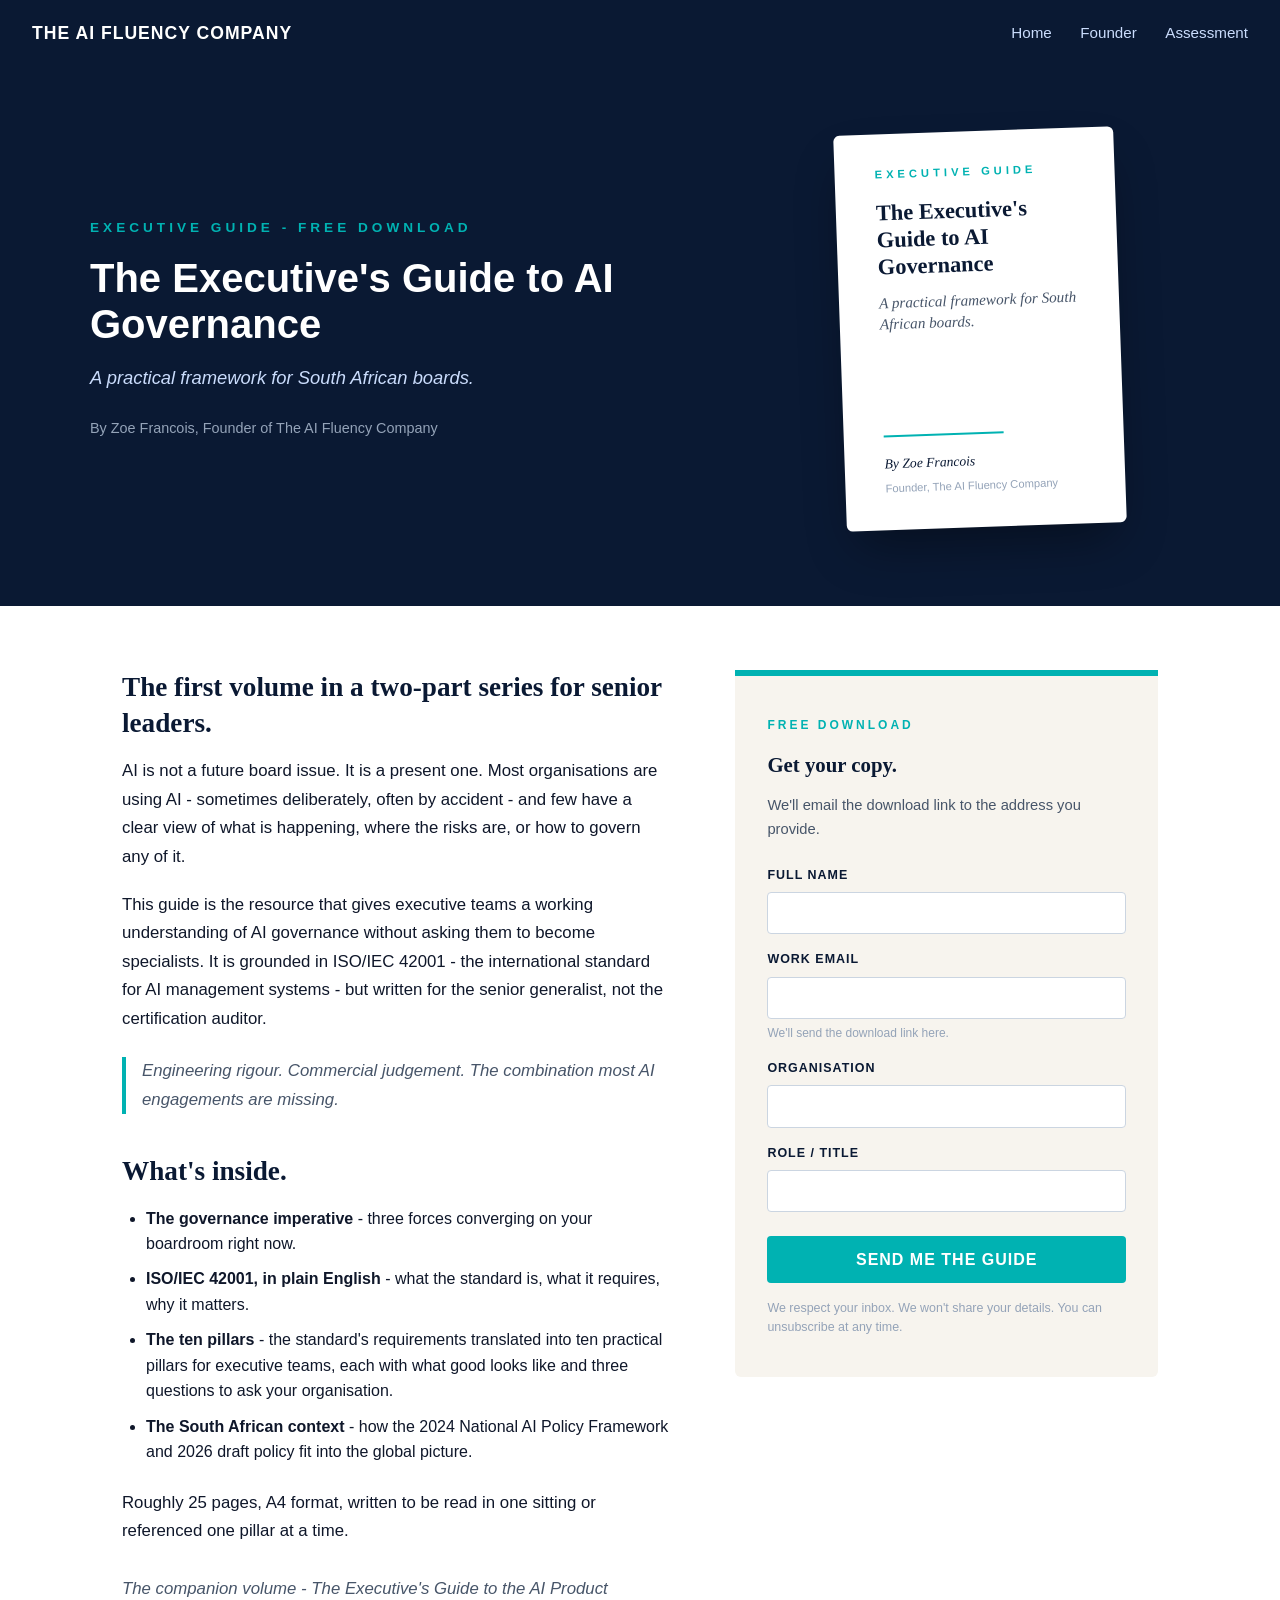
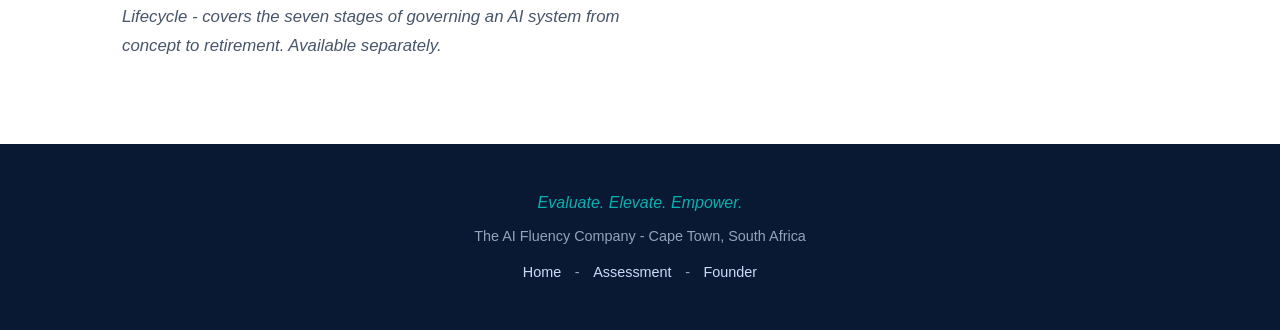
<file: assets/governance-guide.html>
<!DOCTYPE html>
<html lang="en">
<head>
<meta charset="UTF-8">
<meta name="viewport" content="width=device-width, initial-scale=1.0">
<title>The Executive's Guide to AI Governance | The AI Fluency Company</title>
<meta name="description" content="A practical framework for South African boards. Free download - by Zoe Francois, Founder of The AI Fluency Company.">

<style>
  * { margin: 0; padding: 0; box-sizing: border-box; }

  :root {
    --navy: #0A1933;
    --teal: #00B2B2;
    --teal-dark: #008e8e;
    --cream: #F7F4EE;
    --slate: #475569;
    --slate-light: #94A3B8;
    --slate-lighter: #CBD5E1;
    --ink: #0F172A;
    --light-blue: #CADCFC;
  }

  body {
    font-family: 'Segoe UI', Tahoma, Geneva, Verdana, sans-serif;
    color: var(--ink);
    background: #fff;
    line-height: 1.6;
  }

  /* ---- Header / Navigation ---- */
  .site-header {
    background: var(--navy);
    padding: 1.2rem 2rem;
    display: flex;
    justify-content: space-between;
    align-items: center;
    flex-wrap: wrap;
  }
  .site-header .brand {
    color: #fff;
    font-weight: 600;
    font-size: 1.1rem;
    letter-spacing: 1px;
    text-decoration: none;
  }
  .site-header nav a {
    color: var(--light-blue);
    margin-left: 1.5rem;
    text-decoration: none;
    font-size: 0.95rem;
  }
  .site-header nav a:hover { color: var(--teal); }

  /* ---- Hero ---- */
  .hero {
    background: var(--navy);
    color: #fff;
    padding: 4rem 2rem 5rem;
  }
  .hero-inner {
    max-width: 1100px;
    margin: 0 auto;
    display: grid;
    grid-template-columns: 1.5fr 1fr;
    gap: 3rem;
    align-items: center;
  }
  .hero .eyebrow {
    color: var(--teal);
    font-size: 0.85rem;
    font-weight: 700;
    letter-spacing: 4px;
    text-transform: uppercase;
    margin-bottom: 1rem;
  }
  .hero h1 {
    font-size: 2.5rem;
    line-height: 1.15;
    margin-bottom: 1rem;
    color: #fff;
    font-weight: 700;
  }
  .hero .subhead {
    font-size: 1.15rem;
    color: var(--light-blue);
    font-style: italic;
    margin-bottom: 1.5rem;
  }
  .hero .author {
    color: var(--slate-light);
    font-size: 0.9rem;
  }
  .hero .cover {
    text-align: center;
  }
  .cover-card {
    background: #fff;
    border-radius: 6px;
    padding: 2rem 2.5rem;
    box-shadow: 0 25px 50px -12px rgba(0,0,0,0.4);
    color: var(--ink);
    text-align: left;
    transform: rotate(-2deg);
    max-width: 280px;
    margin: 0 auto;
    aspect-ratio: 1 / 1.414;
    display: flex;
    flex-direction: column;
    justify-content: space-between;
  }
  .cover-card .top-eyebrow {
    color: var(--teal);
    font-size: 0.7rem;
    letter-spacing: 4px;
    font-weight: 700;
    margin-bottom: 1rem;
  }
  .cover-card .cover-title {
    font-family: Georgia, serif;
    color: var(--navy);
    font-size: 1.4rem;
    line-height: 1.2;
    font-weight: 700;
    margin-bottom: 0.7rem;
  }
  .cover-card .cover-sub {
    font-family: Georgia, serif;
    font-style: italic;
    color: var(--slate);
    font-size: 0.95rem;
    line-height: 1.4;
  }
  .cover-card .cover-bar {
    width: 60%;
    height: 2px;
    background: var(--teal);
    margin: 1rem 0;
  }
  .cover-card .author-line {
    font-family: Georgia, serif;
    font-style: italic;
    color: var(--navy);
    font-size: 0.85rem;
  }
  .cover-card .author-meta {
    color: var(--slate-light);
    font-size: 0.7rem;
    margin-top: 0.3rem;
  }

  /* ---- Main content ---- */
  .container {
    max-width: 1100px;
    margin: 0 auto;
    padding: 4rem 2rem;
  }
  .content-grid {
    display: grid;
    grid-template-columns: 1.3fr 1fr;
    gap: 4rem;
  }

  .description h2 {
    font-family: Georgia, serif;
    color: var(--navy);
    font-size: 1.7rem;
    margin-bottom: 1rem;
    line-height: 1.3;
  }
  .description p {
    color: var(--ink);
    font-size: 1.05rem;
    margin-bottom: 1.2rem;
    line-height: 1.7;
  }
  .description ul {
    margin: 1rem 0 1.5rem 1.5rem;
  }
  .description li {
    margin-bottom: 0.6rem;
    color: var(--ink);
  }
  .description .accent-line {
    color: var(--slate);
    font-style: italic;
    border-left: 4px solid var(--teal);
    padding-left: 1rem;
    margin: 1.5rem 0;
  }

  /* ---- Form panel ---- */
  .form-panel {
    background: var(--cream);
    border-top: 6px solid var(--teal);
    padding: 2.5rem 2rem;
    border-radius: 0 0 6px 6px;
    height: fit-content;
    position: sticky;
    top: 2rem;
  }
  .form-panel .form-eyebrow {
    color: var(--teal);
    font-size: 0.75rem;
    letter-spacing: 3px;
    font-weight: 700;
    text-transform: uppercase;
    margin-bottom: 0.8rem;
  }
  .form-panel h3 {
    font-family: Georgia, serif;
    color: var(--navy);
    font-size: 1.3rem;
    margin-bottom: 0.8rem;
  }
  .form-panel .pitch {
    color: var(--slate);
    font-size: 0.92rem;
    margin-bottom: 1.5rem;
  }

  .form-group { margin-bottom: 1rem; }
  .form-group label {
    display: block;
    color: var(--navy);
    font-size: 0.78rem;
    font-weight: 700;
    letter-spacing: 1px;
    text-transform: uppercase;
    margin-bottom: 0.4rem;
  }
  .form-group input {
    width: 100%;
    padding: 0.7rem 0.9rem;
    border: 1px solid var(--slate-lighter);
    border-radius: 4px;
    font-size: 1rem;
    color: var(--ink);
    background: #fff;
    font-family: inherit;
  }
  .form-group input:focus {
    outline: none;
    border-color: var(--teal);
    box-shadow: 0 0 0 3px rgba(0,178,178,0.15);
  }
  .form-group .help {
    font-size: 0.75rem;
    color: var(--slate-light);
    margin-top: 0.3rem;
  }

  .submit-btn {
    width: 100%;
    background: var(--teal);
    color: #fff;
    padding: 0.9rem;
    border: none;
    border-radius: 4px;
    font-size: 1rem;
    font-weight: 700;
    letter-spacing: 1px;
    text-transform: uppercase;
    cursor: pointer;
    margin-top: 0.5rem;
    transition: background 0.2s;
  }
  .submit-btn:hover { background: var(--teal-dark); }
  .submit-btn:disabled {
    background: var(--slate-lighter);
    cursor: not-allowed;
  }

  .privacy-note {
    font-size: 0.78rem;
    color: var(--slate-light);
    margin-top: 1rem;
    line-height: 1.5;
  }

  /* ---- Status messages ---- */
  .status {
    margin-top: 1.5rem;
    padding: 1rem 1.2rem;
    border-radius: 4px;
    font-size: 0.95rem;
    display: none;
  }
  .status.show { display: block; }
  .status.success {
    background: #ecfdf5;
    border-left: 4px solid #10b981;
    color: #065f46;
  }
  .status.error {
    background: #fef2f2;
    border-left: 4px solid #ef4444;
    color: #991b1b;
  }

  /* ---- Footer ---- */
  .site-footer {
    background: var(--navy);
    color: var(--slate-light);
    text-align: center;
    padding: 2.5rem 2rem;
    font-size: 0.9rem;
  }
  .site-footer p { margin: 0.4rem 0; }
  .site-footer .tagline {
    color: var(--teal);
    font-style: italic;
    font-size: 1rem;
    margin-bottom: 0.6rem;
  }
  .site-footer a {
    color: var(--light-blue);
    text-decoration: none;
    margin: 0 0.6rem;
  }
  .site-footer a:hover { color: var(--teal); }

  /* ---- Mobile ---- */
  @media (max-width: 800px) {
    .hero-inner, .content-grid {
      grid-template-columns: 1fr;
    }
    .hero h1 { font-size: 2rem; }
    .form-panel {
      position: static;
      margin-top: 2rem;
    }
    .cover-card { transform: rotate(0); margin-bottom: 1rem; }
  }
</style>
</head>
<body>

<header class="site-header">
  <a href="index.html" class="brand">THE AI FLUENCY COMPANY</a>
  <nav>
    <a href="index.html">Home</a>
    <a href="founder.html">Founder</a>
    <a href="ai-fluency-assessment.html">Assessment</a>
  </nav>
</header>

<section class="hero">
  <div class="hero-inner">
    <div>
      <div class="eyebrow">Executive Guide - Free Download</div>
      <h1>The Executive's Guide to AI Governance</h1>
      <p class="subhead">A practical framework for South African boards.</p>
      <p class="author">By Zoe Francois, Founder of The AI Fluency Company</p>
    </div>
    <div class="cover">
      <div class="cover-card">
        <div>
          <div class="top-eyebrow">EXECUTIVE GUIDE</div>
          <div class="cover-title">The Executive's Guide to AI Governance</div>
          <div class="cover-sub">A practical framework for South African boards.</div>
        </div>
        <div>
          <div class="cover-bar"></div>
          <div class="author-line">By Zoe Francois</div>
          <div class="author-meta">Founder, The AI Fluency Company</div>
        </div>
      </div>
    </div>
  </div>
</section>

<main class="container">
  <div class="content-grid">
    <div class="description">
      <h2>The first volume in a two-part series for senior leaders.</h2>

      <p>AI is not a future board issue. It is a present one. Most organisations are using AI - sometimes deliberately, often by accident - and few have a clear view of what is happening, where the risks are, or how to govern any of it.</p>

      <p>This guide is the resource that gives executive teams a working understanding of AI governance without asking them to become specialists. It is grounded in ISO/IEC 42001 - the international standard for AI management systems - but written for the senior generalist, not the certification auditor.</p>

      <p class="accent-line">Engineering rigour. Commercial judgement. The combination most AI engagements are missing.</p>

      <h2 style="margin-top: 2.5rem;">What's inside.</h2>

      <ul>
        <li><strong>The governance imperative</strong> - three forces converging on your boardroom right now.</li>
        <li><strong>ISO/IEC 42001, in plain English</strong> - what the standard is, what it requires, why it matters.</li>
        <li><strong>The ten pillars</strong> - the standard's requirements translated into ten practical pillars for executive teams, each with what good looks like and three questions to ask your organisation.</li>
        <li><strong>The South African context</strong> - how the 2024 National AI Policy Framework and 2026 draft policy fit into the global picture.</li>
      </ul>

      <p>Roughly 25 pages, A4 format, written to be read in one sitting or referenced one pillar at a time.</p>

      <p style="margin-top: 1.8rem; color: var(--slate);"><em>The companion volume - The Executive's Guide to the AI Product Lifecycle - covers the seven stages of governing an AI system from concept to retirement. Available separately.</em></p>
    </div>

    <aside class="form-panel">
      <div class="form-eyebrow">FREE DOWNLOAD</div>
      <h3>Get your copy.</h3>
      <p class="pitch">We'll email the download link to the address you provide.</p>

      <form id="downloadForm" onsubmit="submitForm(event)">
        <div class="form-group">
          <label for="name">Full Name</label>
          <input type="text" id="name" name="name" required>
        </div>
        <div class="form-group">
          <label for="email">Work Email</label>
          <input type="email" id="email" name="email" required>
          <div class="help">We'll send the download link here.</div>
        </div>
        <div class="form-group">
          <label for="organisation">Organisation</label>
          <input type="text" id="organisation" name="organisation" required>
        </div>
        <div class="form-group">
          <label for="role">Role / Title</label>
          <input type="text" id="role" name="role" required>
        </div>
        <button type="submit" class="submit-btn" id="submitBtn">Send me the guide</button>
        <p class="privacy-note">We respect your inbox. We won't share your details. You can unsubscribe at any time.</p>
      </form>

      <div id="successMsg" class="status success">
        <strong>Thanks.</strong> Check your inbox in the next few minutes - the download link is on its way. While you wait, you might find <a href="ai-fluency-assessment.html" style="color:#065f46;text-decoration:underline;">the AI Fluency Assessment</a> useful - a 5-minute maturity benchmark across four dimensions of AI fluency.
      </div>
      <div id="errorMsg" class="status error">
        Something went wrong. Please try again, or email <strong>zoefrancois123@outlook.com</strong> directly and we'll send the guide.
      </div>
    </aside>
  </div>
</main>

<footer class="site-footer">
  <p class="tagline">Evaluate. Elevate. Empower.</p>
  <p>The AI Fluency Company  -  Cape Town, South Africa</p>
  <p style="margin-top:0.8rem;">
    <a href="index.html">Home</a> -
    <a href="ai-fluency-assessment.html">Assessment</a> -
    <a href="founder.html">Founder</a>
  </p>
</footer>

<script>
  // ============================================================
  // CONFIGURATION - Replace this URL after deploying the Apps Script
  // ============================================================
  const APPS_SCRIPT_URL = 'https://script.google.com/macros/s/AKfycbx6oD8HPTfJINmtU-5WFBIbEQvtpnTYIEF8JCTf2UVL1W70jawdloeIH7lRpfDgcT1R/exec';

  const GUIDE_ID = 'governance';  // identifies which guide this page is for

  async function submitForm(event) {
    event.preventDefault();
    const btn = document.getElementById('submitBtn');
    const successMsg = document.getElementById('successMsg');
    const errorMsg = document.getElementById('errorMsg');
    const form = document.getElementById('downloadForm');

    successMsg.classList.remove('show');
    errorMsg.classList.remove('show');
    btn.disabled = true;
    btn.textContent = 'Sending...';

    const data = {
      guide: GUIDE_ID,
      guideName: 'AI Governance Guide',
      downloadUrl: new URL('assets/ai-governance-guide.pdf', window.location.href).href,
      name: document.getElementById('name').value.trim(),
      email: document.getElementById('email').value.trim(),
      organisation: document.getElementById('organisation').value.trim(),
      role: document.getElementById('role').value.trim(),
      timestamp: new Date().toISOString()
    };

    try {
      const response = await fetch(APPS_SCRIPT_URL, {
        method: 'POST',
        headers: { 'Content-Type': 'text/plain;charset=utf-8' },
        body: JSON.stringify(data)
      });

      const resultText = await response.text();
      let result = {};
      try {
        result = resultText ? JSON.parse(resultText) : {};
      } catch (parseError) {
        throw new Error('The download service returned an unreadable response.');
      }

      if (!response.ok || result.ok === false || result.status === 'error') {
        throw new Error(result.error || result.message || 'The download service could not save this request.');
      }

      successMsg.classList.add('show');
      form.style.display = 'none';
      btn.textContent = 'Sent';
      
    } catch (err) {
      console.error('Submission error:', err);
      const retryAsOpaqueRequest = err && (
        err.message === 'Failed to fetch' ||
        err.message === 'Load failed' ||
        err.message === 'NetworkError when attempting to fetch resource.' ||
        err.message === 'The download service returned an unreadable response.'
      );

      if (retryAsOpaqueRequest) {
        successMsg.classList.add('show');
        form.style.display = 'none';
        btn.textContent = 'Sent';
        return;
      }

      if (typeof errorDetail !== 'undefined' && errorDetail) errorDetail.textContent = err.message;
      errorMsg.classList.add('show');
      btn.disabled = false;
      btn.textContent = 'Send me the guide';
    }
  }
</script>

</body>
</html>
</file>
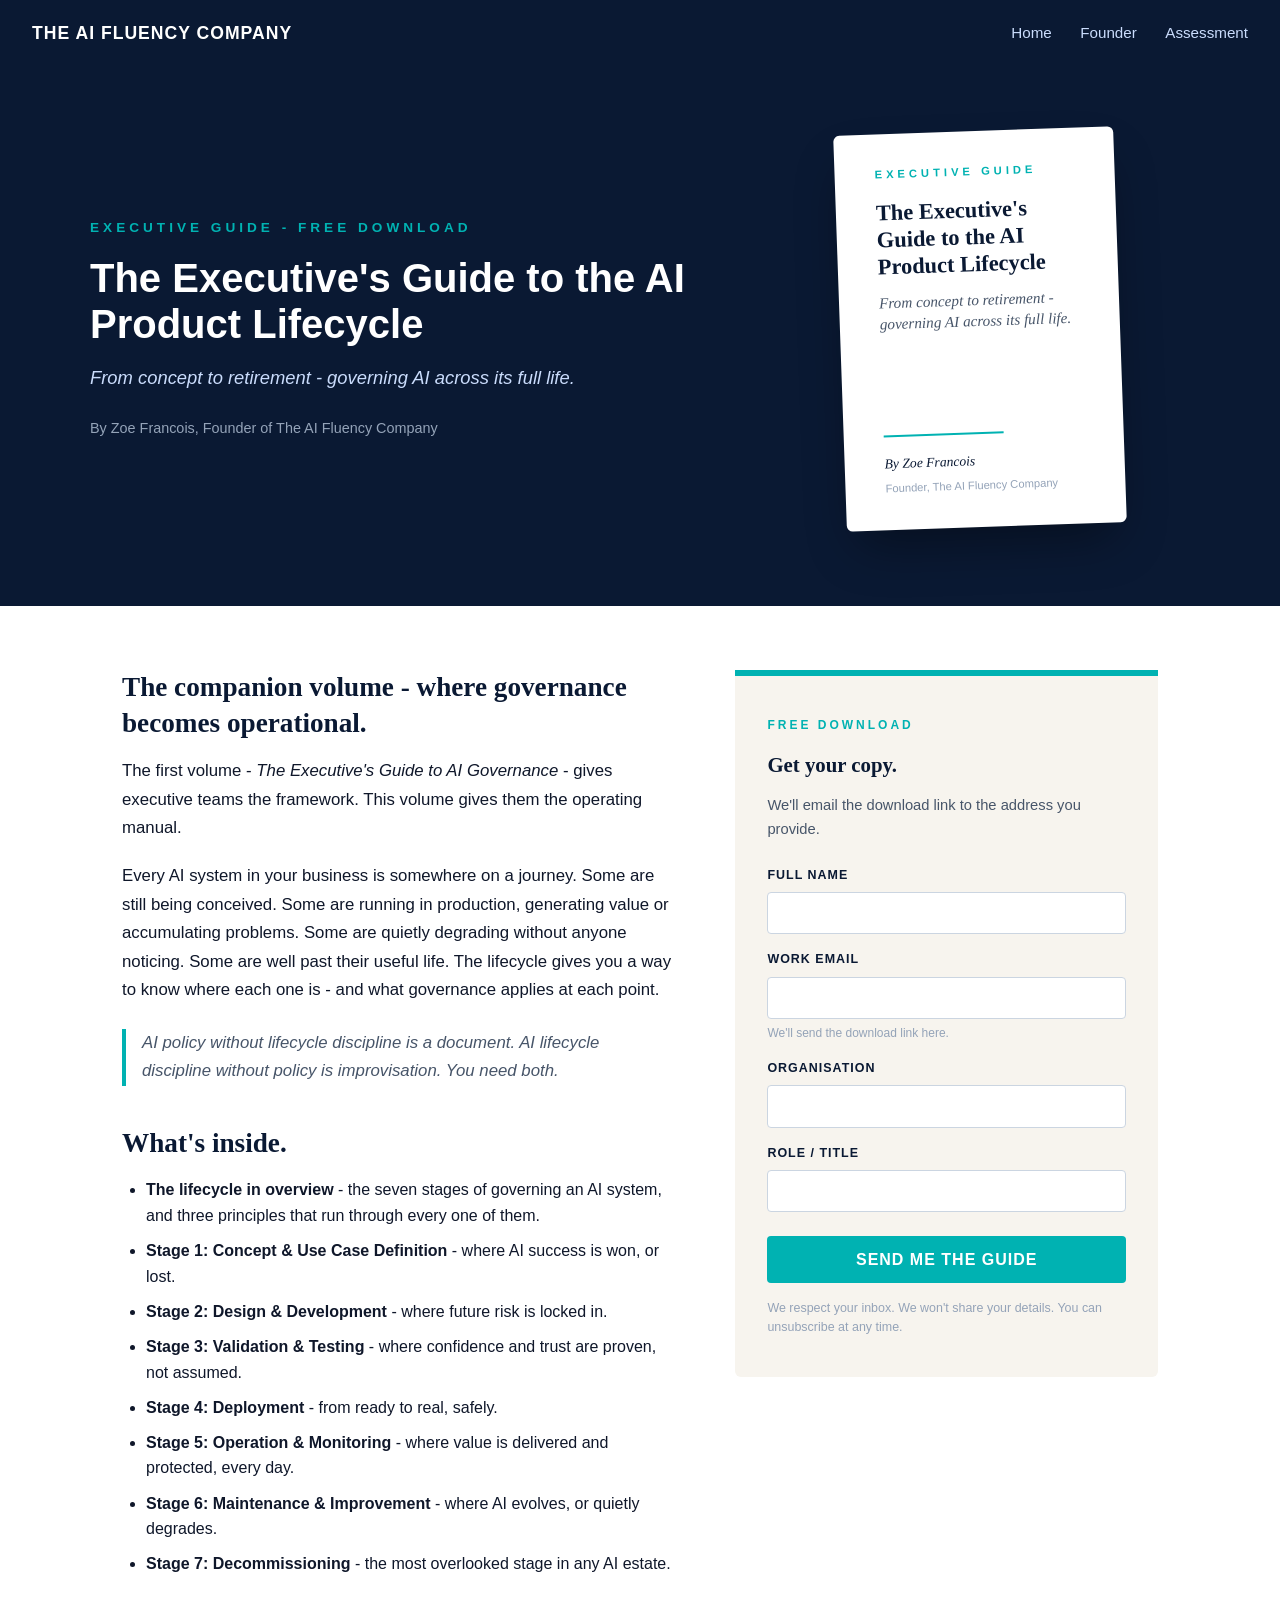
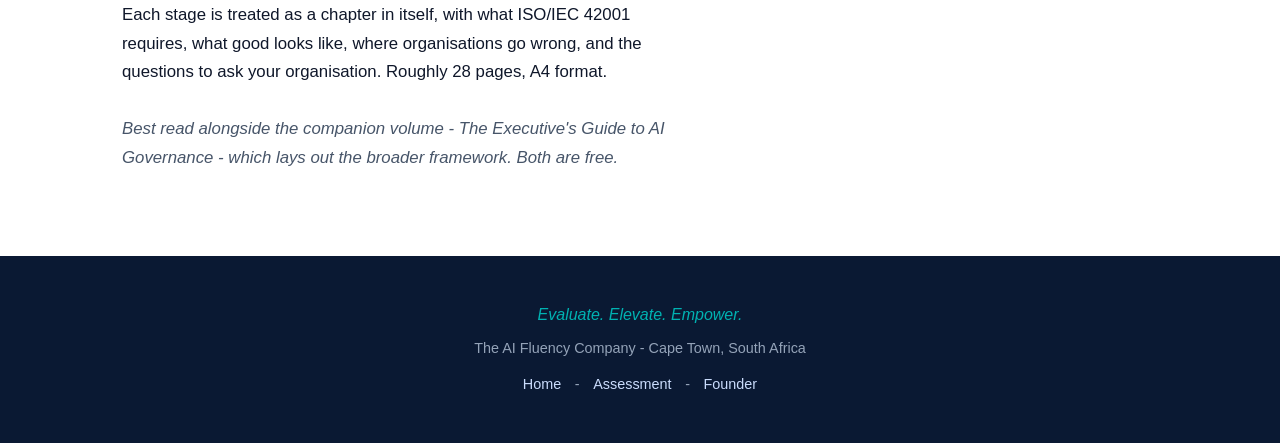
<file: assets/lifecycle-guide.html>
<!DOCTYPE html>
<html lang="en">
<head>
<meta charset="UTF-8">
<meta name="viewport" content="width=device-width, initial-scale=1.0">
<title>The Executive's Guide to the AI Product Lifecycle | The AI Fluency Company</title>
<meta name="description" content="From concept to retirement - governing AI across its full life. Free download by Zoe Francois.">

<style>
  * { margin: 0; padding: 0; box-sizing: border-box; }

  :root {
    --navy: #0A1933;
    --teal: #00B2B2;
    --teal-dark: #008e8e;
    --cream: #F7F4EE;
    --slate: #475569;
    --slate-light: #94A3B8;
    --slate-lighter: #CBD5E1;
    --ink: #0F172A;
    --light-blue: #CADCFC;
  }

  body {
    font-family: 'Segoe UI', Tahoma, Geneva, Verdana, sans-serif;
    color: var(--ink);
    background: #fff;
    line-height: 1.6;
  }

  /* ---- Header / Navigation ---- */
  .site-header {
    background: var(--navy);
    padding: 1.2rem 2rem;
    display: flex;
    justify-content: space-between;
    align-items: center;
    flex-wrap: wrap;
  }
  .site-header .brand {
    color: #fff;
    font-weight: 600;
    font-size: 1.1rem;
    letter-spacing: 1px;
    text-decoration: none;
  }
  .site-header nav a {
    color: var(--light-blue);
    margin-left: 1.5rem;
    text-decoration: none;
    font-size: 0.95rem;
  }
  .site-header nav a:hover { color: var(--teal); }

  /* ---- Hero ---- */
  .hero {
    background: var(--navy);
    color: #fff;
    padding: 4rem 2rem 5rem;
  }
  .hero-inner {
    max-width: 1100px;
    margin: 0 auto;
    display: grid;
    grid-template-columns: 1.5fr 1fr;
    gap: 3rem;
    align-items: center;
  }
  .hero .eyebrow {
    color: var(--teal);
    font-size: 0.85rem;
    font-weight: 700;
    letter-spacing: 4px;
    text-transform: uppercase;
    margin-bottom: 1rem;
  }
  .hero h1 {
    font-size: 2.5rem;
    line-height: 1.15;
    margin-bottom: 1rem;
    color: #fff;
    font-weight: 700;
  }
  .hero .subhead {
    font-size: 1.15rem;
    color: var(--light-blue);
    font-style: italic;
    margin-bottom: 1.5rem;
  }
  .hero .author {
    color: var(--slate-light);
    font-size: 0.9rem;
  }
  .hero .cover {
    text-align: center;
  }
  .cover-card {
    background: #fff;
    border-radius: 6px;
    padding: 2rem 2.5rem;
    box-shadow: 0 25px 50px -12px rgba(0,0,0,0.4);
    color: var(--ink);
    text-align: left;
    transform: rotate(-2deg);
    max-width: 280px;
    margin: 0 auto;
    aspect-ratio: 1 / 1.414;
    display: flex;
    flex-direction: column;
    justify-content: space-between;
  }
  .cover-card .top-eyebrow {
    color: var(--teal);
    font-size: 0.7rem;
    letter-spacing: 4px;
    font-weight: 700;
    margin-bottom: 1rem;
  }
  .cover-card .cover-title {
    font-family: Georgia, serif;
    color: var(--navy);
    font-size: 1.4rem;
    line-height: 1.2;
    font-weight: 700;
    margin-bottom: 0.7rem;
  }
  .cover-card .cover-sub {
    font-family: Georgia, serif;
    font-style: italic;
    color: var(--slate);
    font-size: 0.95rem;
    line-height: 1.4;
  }
  .cover-card .cover-bar {
    width: 60%;
    height: 2px;
    background: var(--teal);
    margin: 1rem 0;
  }
  .cover-card .author-line {
    font-family: Georgia, serif;
    font-style: italic;
    color: var(--navy);
    font-size: 0.85rem;
  }
  .cover-card .author-meta {
    color: var(--slate-light);
    font-size: 0.7rem;
    margin-top: 0.3rem;
  }

  /* ---- Main content ---- */
  .container {
    max-width: 1100px;
    margin: 0 auto;
    padding: 4rem 2rem;
  }
  .content-grid {
    display: grid;
    grid-template-columns: 1.3fr 1fr;
    gap: 4rem;
  }

  .description h2 {
    font-family: Georgia, serif;
    color: var(--navy);
    font-size: 1.7rem;
    margin-bottom: 1rem;
    line-height: 1.3;
  }
  .description p {
    color: var(--ink);
    font-size: 1.05rem;
    margin-bottom: 1.2rem;
    line-height: 1.7;
  }
  .description ul {
    margin: 1rem 0 1.5rem 1.5rem;
  }
  .description li {
    margin-bottom: 0.6rem;
    color: var(--ink);
  }
  .description .accent-line {
    color: var(--slate);
    font-style: italic;
    border-left: 4px solid var(--teal);
    padding-left: 1rem;
    margin: 1.5rem 0;
  }

  /* ---- Form panel ---- */
  .form-panel {
    background: var(--cream);
    border-top: 6px solid var(--teal);
    padding: 2.5rem 2rem;
    border-radius: 0 0 6px 6px;
    height: fit-content;
    position: sticky;
    top: 2rem;
  }
  .form-panel .form-eyebrow {
    color: var(--teal);
    font-size: 0.75rem;
    letter-spacing: 3px;
    font-weight: 700;
    text-transform: uppercase;
    margin-bottom: 0.8rem;
  }
  .form-panel h3 {
    font-family: Georgia, serif;
    color: var(--navy);
    font-size: 1.3rem;
    margin-bottom: 0.8rem;
  }
  .form-panel .pitch {
    color: var(--slate);
    font-size: 0.92rem;
    margin-bottom: 1.5rem;
  }

  .form-group { margin-bottom: 1rem; }
  .form-group label {
    display: block;
    color: var(--navy);
    font-size: 0.78rem;
    font-weight: 700;
    letter-spacing: 1px;
    text-transform: uppercase;
    margin-bottom: 0.4rem;
  }
  .form-group input {
    width: 100%;
    padding: 0.7rem 0.9rem;
    border: 1px solid var(--slate-lighter);
    border-radius: 4px;
    font-size: 1rem;
    color: var(--ink);
    background: #fff;
    font-family: inherit;
  }
  .form-group input:focus {
    outline: none;
    border-color: var(--teal);
    box-shadow: 0 0 0 3px rgba(0,178,178,0.15);
  }
  .form-group .help {
    font-size: 0.75rem;
    color: var(--slate-light);
    margin-top: 0.3rem;
  }

  .submit-btn {
    width: 100%;
    background: var(--teal);
    color: #fff;
    padding: 0.9rem;
    border: none;
    border-radius: 4px;
    font-size: 1rem;
    font-weight: 700;
    letter-spacing: 1px;
    text-transform: uppercase;
    cursor: pointer;
    margin-top: 0.5rem;
    transition: background 0.2s;
  }
  .submit-btn:hover { background: var(--teal-dark); }
  .submit-btn:disabled {
    background: var(--slate-lighter);
    cursor: not-allowed;
  }

  .privacy-note {
    font-size: 0.78rem;
    color: var(--slate-light);
    margin-top: 1rem;
    line-height: 1.5;
  }

  /* ---- Status messages ---- */
  .status {
    margin-top: 1.5rem;
    padding: 1rem 1.2rem;
    border-radius: 4px;
    font-size: 0.95rem;
    display: none;
  }
  .status.show { display: block; }
  .status.success {
    background: #ecfdf5;
    border-left: 4px solid #10b981;
    color: #065f46;
  }
  .status.error {
    background: #fef2f2;
    border-left: 4px solid #ef4444;
    color: #991b1b;
  }

  /* ---- Footer ---- */
  .site-footer {
    background: var(--navy);
    color: var(--slate-light);
    text-align: center;
    padding: 2.5rem 2rem;
    font-size: 0.9rem;
  }
  .site-footer p { margin: 0.4rem 0; }
  .site-footer .tagline {
    color: var(--teal);
    font-style: italic;
    font-size: 1rem;
    margin-bottom: 0.6rem;
  }
  .site-footer a {
    color: var(--light-blue);
    text-decoration: none;
    margin: 0 0.6rem;
  }
  .site-footer a:hover { color: var(--teal); }

  /* ---- Mobile ---- */
  @media (max-width: 800px) {
    .hero-inner, .content-grid {
      grid-template-columns: 1fr;
    }
    .hero h1 { font-size: 2rem; }
    .form-panel {
      position: static;
      margin-top: 2rem;
    }
    .cover-card { transform: rotate(0); margin-bottom: 1rem; }
  }
</style>
</head>
<body>

<header class="site-header">
  <a href="index.html" class="brand">THE AI FLUENCY COMPANY</a>
  <nav>
    <a href="index.html">Home</a>
    <a href="founder.html">Founder</a>
    <a href="ai-fluency-assessment.html">Assessment</a>
  </nav>
</header>

<section class="hero">
  <div class="hero-inner">
    <div>
      <div class="eyebrow">Executive Guide - Free Download</div>
      <h1>The Executive's Guide to the AI Product Lifecycle</h1>
      <p class="subhead">From concept to retirement - governing AI across its full life.</p>
      <p class="author">By Zoe Francois, Founder of The AI Fluency Company</p>
    </div>
    <div class="cover">
      <div class="cover-card">
        <div>
          <div class="top-eyebrow">EXECUTIVE GUIDE</div>
          <div class="cover-title">The Executive's Guide to the AI Product Lifecycle</div>
          <div class="cover-sub">From concept to retirement - governing AI across its full life.</div>
        </div>
        <div>
          <div class="cover-bar"></div>
          <div class="author-line">By Zoe Francois</div>
          <div class="author-meta">Founder, The AI Fluency Company</div>
        </div>
      </div>
    </div>
  </div>
</section>

<main class="container">
  <div class="content-grid">
    <div class="description">
      <h2>The companion volume - where governance becomes operational.</h2>

      <p>The first volume - <em>The Executive's Guide to AI Governance</em> - gives executive teams the framework. This volume gives them the operating manual.</p>

      <p>Every AI system in your business is somewhere on a journey. Some are still being conceived. Some are running in production, generating value or accumulating problems. Some are quietly degrading without anyone noticing. Some are well past their useful life. The lifecycle gives you a way to know where each one is - and what governance applies at each point.</p>

      <p class="accent-line">AI policy without lifecycle discipline is a document. AI lifecycle discipline without policy is improvisation. You need both.</p>

      <h2 style="margin-top: 2.5rem;">What's inside.</h2>

      <ul>
        <li><strong>The lifecycle in overview</strong> - the seven stages of governing an AI system, and three principles that run through every one of them.</li>
        <li><strong>Stage 1: Concept &amp; Use Case Definition</strong> - where AI success is won, or lost.</li>
        <li><strong>Stage 2: Design &amp; Development</strong> - where future risk is locked in.</li>
        <li><strong>Stage 3: Validation &amp; Testing</strong> - where confidence and trust are proven, not assumed.</li>
        <li><strong>Stage 4: Deployment</strong> - from ready to real, safely.</li>
        <li><strong>Stage 5: Operation &amp; Monitoring</strong> - where value is delivered and protected, every day.</li>
        <li><strong>Stage 6: Maintenance &amp; Improvement</strong> - where AI evolves, or quietly degrades.</li>
        <li><strong>Stage 7: Decommissioning</strong> - the most overlooked stage in any AI estate.</li>
      </ul>

      <p>Each stage is treated as a chapter in itself, with what ISO/IEC 42001 requires, what good looks like, where organisations go wrong, and the questions to ask your organisation. Roughly 28 pages, A4 format.</p>

      <p style="margin-top: 1.8rem; color: var(--slate);"><em>Best read alongside the companion volume - The Executive's Guide to AI Governance - which lays out the broader framework. Both are free.</em></p>
    </div>

    <aside class="form-panel">
      <div class="form-eyebrow">FREE DOWNLOAD</div>
      <h3>Get your copy.</h3>
      <p class="pitch">We'll email the download link to the address you provide.</p>

      <form id="downloadForm" onsubmit="submitForm(event)">
        <div class="form-group">
          <label for="name">Full Name</label>
          <input type="text" id="name" name="name" required>
        </div>
        <div class="form-group">
          <label for="email">Work Email</label>
          <input type="email" id="email" name="email" required>
          <div class="help">We'll send the download link here.</div>
        </div>
        <div class="form-group">
          <label for="organisation">Organisation</label>
          <input type="text" id="organisation" name="organisation" required>
        </div>
        <div class="form-group">
          <label for="role">Role / Title</label>
          <input type="text" id="role" name="role" required>
        </div>
        <button type="submit" class="submit-btn" id="submitBtn">Send me the guide</button>
        <p class="privacy-note">We respect your inbox. We won't share your details. You can unsubscribe at any time.</p>
      </form>

      <div id="successMsg" class="status success">
        <strong>Thanks.</strong> Check your inbox in the next few minutes - the download link is on its way. While you wait, you might find <a href="ai-fluency-assessment.html" style="color:#065f46;text-decoration:underline;">the AI Fluency Assessment</a> useful - a 5-minute maturity benchmark across four dimensions of AI fluency.
      </div>
      <div id="errorMsg" class="status error">
        Something went wrong. Please try again, or email <strong>zoefrancois123@outlook.com</strong> directly and we'll send the guide.
      </div>
    </aside>
  </div>
</main>

<footer class="site-footer">
  <p class="tagline">Evaluate. Elevate. Empower.</p>
  <p>The AI Fluency Company  -  Cape Town, South Africa</p>
  <p style="margin-top:0.8rem;">
    <a href="index.html">Home</a> -
    <a href="ai-fluency-assessment.html">Assessment</a> -
    <a href="founder.html">Founder</a>
  </p>
</footer>

<script>
  // ============================================================
  // CONFIGURATION - Replace this URL after deploying the Apps Script
  // ============================================================
  const APPS_SCRIPT_URL = 'https://script.google.com/macros/s/AKfycbx6oD8HPTfJINmtU-5WFBIbEQvtpnTYIEF8JCTf2UVL1W70jawdloeIH7lRpfDgcT1R/exec';

  const GUIDE_ID = 'lifecycle';  // identifies which guide this page is for

  async function submitForm(event) {
    event.preventDefault();
    const btn = document.getElementById('submitBtn');
    const successMsg = document.getElementById('successMsg');
    const errorMsg = document.getElementById('errorMsg');
    const form = document.getElementById('downloadForm');

    successMsg.classList.remove('show');
    errorMsg.classList.remove('show');
    btn.disabled = true;
    btn.textContent = 'Sending...';

    const data = {
      guide: GUIDE_ID,
      guideName: 'AI Product Lifecycle Guide',
      downloadUrl: new URL('assets/ai-product-lifecycle-guide.pdf', window.location.href).href,
      name: document.getElementById('name').value.trim(),
      email: document.getElementById('email').value.trim(),
      organisation: document.getElementById('organisation').value.trim(),
      role: document.getElementById('role').value.trim(),
      timestamp: new Date().toISOString()
    };

    try {
      const response = await fetch(APPS_SCRIPT_URL, {
        method: 'POST',
        headers: { 'Content-Type': 'text/plain;charset=utf-8' },
        body: JSON.stringify(data)
      });

      const resultText = await response.text();
      let result = {};
      try {
        result = resultText ? JSON.parse(resultText) : {};
      } catch (parseError) {
        throw new Error('The download service returned an unreadable response.');
      }

      if (!response.ok || result.ok === false || result.status === 'error') {
        throw new Error(result.error || result.message || 'The download service could not save this request.');
      }

      successMsg.classList.add('show');
      form.style.display = 'none';
      btn.textContent = 'Sent';
      
    } catch (err) {
      console.error('Submission error:', err);
      const retryAsOpaqueRequest = err && (
        err.message === 'Failed to fetch' ||
        err.message === 'Load failed' ||
        err.message === 'NetworkError when attempting to fetch resource.' ||
        err.message === 'The download service returned an unreadable response.'
      );

      if (retryAsOpaqueRequest) {
        successMsg.classList.add('show');
        form.style.display = 'none';
        btn.textContent = 'Sent';
        return;
      }

      if (typeof errorDetail !== 'undefined' && errorDetail) errorDetail.textContent = err.message;
      errorMsg.classList.add('show');
      btn.disabled = false;
      btn.textContent = 'Send me the guide';
    }
  }
</script>

</body>
</html>
</file>
<file: styles.css>
:root {
  --ink: #071832;
  --ink-soft: #243149;
  --teal: #18c7c2;
  --blue: #2d64c8;
  --violet: #6040c8;
  --mist: #f3f8f9;
  --line: #d8e5e8;
  --white: #ffffff;
  --shadow: 0 24px 70px rgba(7, 24, 50, 0.16);
}

* {
  box-sizing: border-box;
}

html {
  scroll-behavior: smooth;
}

body {
  margin: 0;
  color: var(--ink);
  background: var(--white);
  font-family: Inter, "Segoe UI", Arial, sans-serif;
  line-height: 1.55;
}

img {
  display: block;
  max-width: 100%;
}

a {
  color: inherit;
}

.site-header {
  position: sticky;
  top: 0;
  z-index: 20;
  background: rgba(255, 255, 255, 0.92);
  border-bottom: 1px solid rgba(216, 229, 232, 0.85);
  backdrop-filter: blur(16px);
}

.nav {
  display: flex;
  align-items: center;
  justify-content: space-between;
  width: min(1240px, calc(100% - 40px));
  min-height: 78px;
  margin: 0 auto;
  gap: 20px;
}

.brand {
  display: inline-flex;
  align-items: center;
  text-decoration: none;
}

.brand img {
  width: 160px;
  height: auto;
}

.nav-links {
  display: flex;
  align-items: center;
  gap: 12px;
  color: var(--ink-soft);
  font-size: 0.85rem;
  font-weight: 700;
}

.nav-links a {
  text-decoration: none;
}

.nav-links a:hover {
  color: var(--blue);
}

.nav-cta {
  padding: 9px 12px;
  border: 1px solid var(--ink);
  border-radius: 8px;
  background: var(--ink);
  color: var(--white);
  font-size: 0.85rem;
  white-space: nowrap;
}

.nav-links .nav-cta:hover {
  color: var(--white);
  background: #12305d;
}

.nav-toggle {
  display: none;
  width: 44px;
  height: 44px;
  border: 1px solid var(--line);
  border-radius: 8px;
  background: var(--white);
  padding: 10px;
}

.nav-toggle span {
  display: block;
  height: 2px;
  margin: 5px 0;
  background: var(--ink);
}

.hero {
  display: grid;
  grid-template-columns: minmax(0, 1.05fr) minmax(360px, 0.95fr);
  align-items: center;
  gap: 54px;
  width: min(1240px, calc(100% - 40px));
  min-height: calc(100vh - 78px);
  margin: 0 auto;
  padding: 64px 0 74px;
}

.founder-hero {
  display: grid;
  grid-template-columns: minmax(0, 1.08fr) minmax(340px, 0.92fr);
  align-items: center;
  gap: 54px;
  width: min(1240px, calc(100% - 40px));
  min-height: calc(86vh - 78px);
  margin: 0 auto;
  padding: 74px 0;
}

.founder-hero h1 {
  max-width: 840px;
  font-size: clamp(2.2rem, 4.5vw, 3.8rem);
}

.founder-hero-copy p:not(.eyebrow) {
  max-width: 690px;
  margin: 26px 0 0;
  color: var(--ink-soft);
  font-size: 1.18rem;
}

.founder-card {
  padding: 26px;
  border: 1px solid var(--line);
  border-radius: 12px;
  background: linear-gradient(145deg, #ffffff 0%, #f4fbfb 100%);
  box-shadow: var(--shadow);
}

.founder-card img {
  width: min(420px, 100%);
  margin: 0 auto 18px;
}

.founder-photo {
  aspect-ratio: 1;
  object-fit: cover;
  object-position: center top;
  border: 1px solid var(--line);
  border-radius: 12px;
}

.founder-photo-placeholder {
  display: grid;
  width: min(320px, 100%);
  aspect-ratio: 1;
  margin: 0 auto 18px;
  place-items: center;
  border: 1px solid var(--line);
  border-radius: 12px;
  background: linear-gradient(135deg, #f4fbfb 0%, #ffffff 48%, #edf4ff 100%);
  color: var(--ink);
  font-size: clamp(3.6rem, 9vw, 6rem);
  font-weight: 760;
  letter-spacing: 0;
}

.founder-card span,
.founder-card strong {
  display: block;
}

.founder-card span {
  color: var(--blue);
  font-size: 0.82rem;
  font-weight: 800;
  letter-spacing: 0.16em;
  text-transform: uppercase;
}

.founder-card strong {
  margin-top: 8px;
  color: var(--ink);
  font-size: 1.25rem;
  line-height: 1.3;
}

.founder-card p {
  margin: 8px 0 0;
  color: var(--ink-soft);
}

.eyebrow {
  margin: 0 0 14px;
  color: var(--blue);
  font-size: 0.82rem;
  font-weight: 800;
  letter-spacing: 0.18em;
  text-transform: uppercase;
}

h1,
h2,
h3,
p {
  overflow-wrap: anywhere;
}

h1 {
  max-width: 780px;
  margin: 0;
  color: var(--ink);
  font-size: clamp(2.4rem, 5vw, 4.5rem);
  font-weight: 760;
  line-height: 1.05;
  letter-spacing: 0;
}

.hero-intro {
  max-width: 650px;
  margin: 26px 0 0;
  color: var(--ink-soft);
  font-size: 1.18rem;
}

.hero-actions {
  display: flex;
  flex-wrap: wrap;
  gap: 14px;
  margin-top: 34px;
}

.button {
  display: inline-flex;
  align-items: center;
  justify-content: center;
  min-height: 48px;
  padding: 13px 18px;
  border-radius: 8px;
  font-weight: 800;
  text-decoration: none;
}

.button.primary {
  color: var(--white);
  background: var(--ink);
}

.button.primary:hover {
  background: #12305d;
}

.button.secondary {
  color: var(--blue);
  border: 1px solid var(--blue);
  background: var(--white);
}

.button.secondary:hover {
  color: var(--white);
  background: var(--blue);
}

.hero-panel {
  position: relative;
  padding: 28px;
  border: 1px solid var(--line);
  border-radius: 12px;
  background: linear-gradient(145deg, #ffffff 0%, #f4fbfb 100%);
  box-shadow: var(--shadow);
}

.hero-panel img {
  width: min(440px, 100%);
  margin: 0 auto;
  border-radius: 10px;
}

.signal-grid {
  display: grid;
  grid-template-columns: repeat(3, 1fr);
  gap: 10px;
  margin-top: 18px;
}

.signal-grid div {
  min-height: 126px;
  padding: 14px;
  border: 1px solid var(--line);
  border-radius: 8px;
  background: var(--white);
}

.signal-grid strong,
.signal-grid span {
  display: block;
}

.signal-grid strong {
  color: var(--blue);
  font-size: 0.88rem;
  text-transform: uppercase;
  letter-spacing: 0.12em;
}

.signal-grid span {
  margin-top: 8px;
  color: var(--ink-soft);
  font-size: 0.95rem;
}

.section {
  width: min(1240px, calc(100% - 40px));
  margin: 0 auto;
  padding: 92px 0;
}

.band {
  width: 100%;
  padding: 92px max(20px, calc((100vw - 1240px) / 2));
  background: var(--mist);
}

.section-heading {
  display: grid;
  grid-template-columns: 0.9fr 1.3fr;
  gap: 46px;
  margin-bottom: 34px;
}

.section-heading.compact {
  grid-template-columns: 1fr;
  max-width: 760px;
}

.section-heading.compact p:not(.eyebrow) {
  max-width: 720px;
  margin: 18px 0 0;
  color: var(--ink-soft);
  font-size: 1.06rem;
  line-height: 1.55;
}

.section-heading h2 {
  margin: 0;
  color: var(--ink);
  font-size: clamp(1.8rem, 3.5vw, 3.2rem);
  line-height: 1.1;
  letter-spacing: 0;
}

.definition-grid {
  display: grid;
  grid-template-columns: repeat(3, 1fr);
  gap: 18px;
}

.work-grid {
  display: grid;
  grid-template-columns: repeat(2, 1fr);
  gap: 18px;
}

.definition-grid article,
.work-card {
  padding: 26px;
  border: 1px solid var(--line);
  border-radius: 8px;
  background: var(--white);
}

.definition-grid h3,
.work-card h3 {
  margin: 14px 0 10px;
  font-size: 1.35rem;
}

.definition-grid p,
.work-card p,
.contact p {
  margin: 0;
  color: var(--ink-soft);
}

.index {
  color: var(--teal);
  font-weight: 900;
  letter-spacing: 0.14em;
}

.history-figure {
  margin: 0;
  border-radius: 12px;
  overflow: hidden;
  background: #06152b;
  box-shadow: var(--shadow);
}

.history-figure img {
  width: 100%;
}

.history-figure figcaption {
  padding: 18px 22px;
  color: #dce8f1;
  font-size: 0.95rem;
}

.story-grid {
  display: grid;
  grid-template-columns: repeat(2, 1fr);
  gap: 34px;
}

.story-grid p {
  margin: 0 0 16px;
  color: var(--ink-soft);
  font-size: 1.08rem;
}

.founder-quote {
  margin: 28px 0 0;
  padding: 30px 30px 50px;
  border-left: 5px solid var(--teal);
  border-radius: 10px;
  background: var(--ink);
  color: var(--white);
  overflow: visible;
  min-height: fit-content;
}

.founder-quote p {
  margin: 0;
  font-size: clamp(1.25rem, 2.3vw, 2rem);
  line-height: 1.28;
}

.founder-quote cite {
  display: block;
  margin-top: 18px;
  color: #dbe7ed;
  font-style: normal;
  font-weight: 800;
}

.founder-principles {
  width: 100%;
  padding: 92px max(20px, calc((100vw - 1240px) / 2));
  background: var(--mist);
}

.principle-grid {
  display: grid;
  grid-template-columns: repeat(3, 1fr);
  gap: 18px;
}

.principle-grid article {
  padding: 26px;
  border: 1px solid var(--line);
  border-radius: 8px;
  background: var(--white);
}

.principle-grid h3 {
  margin: 0 0 10px;
  font-size: 1.35rem;
}

.principle-grid p {
  margin: 0;
  color: var(--ink-soft);
}

/* Case study layout */
.case-study-layout {
  display: grid;
  grid-template-columns: 220px 1fr;
  gap: 34px;
  align-items: start;
}

.case-study-image img.playbook-thumb,
.resource-image img.playbook-thumb {
  width: 100%;
  max-width: 220px;
  border: 1px solid var(--line);
  border-radius: 8px;
  box-shadow: var(--shadow);
}

/* Resources section */
.resources .section-heading {
  margin-bottom: 48px;
}

.resource-item {
  display: grid;
  grid-template-columns: 1fr 220px;
  gap: 34px;
  align-items: start;
  padding: 40px 0;
  border-bottom: 1px solid var(--line);
}

.resource-item:last-child {
  border-bottom: none;
}

.resource-item .resource-text {
  order: 1;
}

.resource-item .resource-image {
  order: 2;
}

.resource-item h3 {
  margin: 0 0 6px;
  font-size: clamp(1.5rem, 3vw, 2.2rem);
  line-height: 1.15;
}

.resource-subtitle {
  margin: 0 0 14px;
  color: var(--blue);
  font-size: 1.05rem;
  font-weight: 700;
}

.resource-text > p:not(.resource-subtitle) {
  margin: 0 0 20px;
  color: var(--ink-soft);
  font-size: 1.06rem;
  max-width: 720px;
}

.resource-series {
  grid-template-columns: 1fr;
}

.resource-series .resource-text {
  margin-bottom: 8px;
}

.resource-series .series-grid {
  grid-column: 1 / -1;
}

.series-grid .work-card img.playbook-thumb {
  max-width: 280px;
  width: 100%;
  margin: 0 auto 16px;
}

.series-cta-row {
  display: flex;
  flex-direction: column;
  align-items: center;
  gap: 24px;
  margin-top: 32px;
}

.series-cta-row .series-cta {
  align-self: center;
}

.series-cta-row .series-image {
  max-width: 420px;
  width: 100%;
}

.series-cta-row .series-image img.playbook-thumb {
  max-width: 100%;
  width: 100%;
}

.series-image {
  text-align: center;
}

.series-image img.playbook-thumb {
  max-width: 340px;
  margin: 0 auto;
}

.series-grid {
  display: grid;
  grid-template-columns: repeat(3, 1fr);
  gap: 18px;
}

.series-grid .work-card h4 {
  margin: 0 0 10px;
  font-size: 1.15rem;
}

@media (max-width: 920px) {
  .case-study-layout {
    grid-template-columns: 1fr;
  }

  .case-study-image img.playbook-thumb,
  .resource-image img.playbook-thumb {
    max-width: 180px;
    margin: 0 auto;
  }

  .resource-item,
  .resource-series {
    grid-template-columns: 1fr;
  }

  .resource-item .resource-image {
    order: 1;
  }

  .resource-item .resource-text {
    order: 2;
  }

  .series-grid {
    grid-template-columns: 1fr;
  }
}

.about {
  display: grid;
  grid-template-columns: 1.08fr 0.92fr;
  gap: 42px;
  align-items: start;
}

.about h2 {
  margin: 0 0 22px;
  font-size: clamp(2rem, 4vw, 4rem);
  line-height: 1.03;
}

.about-copy p:not(.eyebrow) {
  max-width: 720px;
  margin: 0 0 16px;
  color: var(--ink-soft);
  font-size: 1.06rem;
}

.about-points {
  display: grid;
  gap: 12px;
}

.about-points div {
  padding: 20px;
  border: 1px solid var(--line);
  border-radius: 8px;
  background: var(--mist);
}

.about-points strong,
.about-points span {
  display: block;
}

.about-points strong {
  color: var(--ink);
  font-size: 1.05rem;
}

.about-points span {
  margin-top: 6px;
  color: var(--ink-soft);
}

.founder-preview {
  display: grid;
  grid-template-columns: 0.62fr 1.38fr;
  gap: 42px;
  align-items: center;
}

.founder-preview-photo img {
  width: min(340px, 100%);
  aspect-ratio: 1;
  object-fit: cover;
  object-position: center top;
  border: 1px solid var(--line);
  border-radius: 12px;
  box-shadow: var(--shadow);
}

.founder-preview h2 {
  margin: 0 0 18px;
  font-size: clamp(2rem, 4vw, 4rem);
  line-height: 1.03;
}

.founder-preview p:not(.eyebrow) {
  max-width: 760px;
  margin: 0 0 24px;
  color: var(--ink-soft);
  font-size: 1.06rem;
}

.governance {
  width: 100%;
  padding: 92px max(20px, calc((100vw - 1240px) / 2));
  background: linear-gradient(135deg, #071832 0%, #102b55 100%);
  color: var(--white);
}

.governance .eyebrow {
  color: var(--teal);
}

.governance h2 {
  color: var(--white);
}

.governance-grid {
  display: grid;
  grid-template-columns: repeat(3, 1fr);
  gap: 18px;
}

.governance-grid article {
  padding: 26px;
  border: 1px solid rgba(255, 255, 255, 0.18);
  border-radius: 8px;
  background: rgba(255, 255, 255, 0.07);
}

/* Who We Help section */
.who-we-help {
  width: 100%;
  padding: 92px max(20px, calc((100vw - 1240px) / 2));
  background: var(--mist);
}

.audience-grid {
  display: grid;
  grid-template-columns: repeat(4, 1fr);
  gap: 18px;
}

.audience-grid article {
  padding: 26px;
  border: 1px solid var(--line);
  border-radius: 8px;
  background: var(--white);
}

.audience-grid h3 {
  margin: 0 0 12px;
  font-size: 1.35rem;
  color: var(--ink);
}

.audience-grid p {
  margin: 0;
  color: var(--ink-soft);
  font-size: 0.98rem;
  line-height: 1.5;
}

.governance-grid h3 {
  margin: 0 0 12px;
  font-size: 1.35rem;
}

.governance-grid p {
  margin: 0;
  color: #dbe7ed;
}

.work-card span {
  display: block;
  margin-top: 20px;
  padding-top: 16px;
  border-top: 1px solid var(--line);
  color: var(--blue);
  font-weight: 800;
  font-size: 0.92rem;
}

/* Service tag styling */
.service-tag {
  display: block;
  margin: 0 0 14px;
  padding: 0;
  border: none;
  color: var(--teal);
  font-size: 0.82rem;
  font-weight: 800;
  letter-spacing: 0.06em;
  text-transform: none;
}

/* Wide card for retainer */
.work-card-wide {
  grid-column: 1 / -1;
}

.work-card-wide p:not(.service-tag) {
  margin: 0 0 16px;
  color: var(--ink-soft);
}

/* Retainer service tags */
.retainer-services {
  display: flex;
  flex-wrap: wrap;
  gap: 10px;
  margin-top: 4px;
}

.retainer-services span {
  display: inline-block;
  margin: 0;
  padding: 8px 14px;
  border: 1px solid var(--line);
  border-radius: 6px;
  background: var(--mist);
  color: var(--ink-soft);
  font-size: 0.85rem;
  font-weight: 600;
}

/* Service card list styling */
.work-card ul {
  margin: 0;
  padding: 0 0 0 18px;
  list-style: disc;
}

.work-card ul li {
  margin: 0 0 8px;
  color: var(--ink-soft);
  font-size: 0.95rem;
  line-height: 1.45;
}

.work-card ul li:last-child {
  margin-bottom: 0;
}

/* Image-based offer cards */
.work-grid-images {
  display: grid;
  grid-template-columns: repeat(2, 1fr);
  gap: 18px;
}

.work-image-card {
  display: block;
  border-radius: 8px;
  overflow: hidden;
  border: 1px solid var(--line);
  background: var(--white);
  transition: transform 0.2s ease, box-shadow 0.2s ease;
  text-decoration: none;
}

.work-image-card:hover {
  transform: translateY(-4px);
  box-shadow: var(--shadow);
}

.work-image-card img {
  width: 100%;
  height: auto;
  display: block;
}

.work-image-card-wide {
  grid-column: 1 / -1;
}

/* Audience image cards */
.audience-grid-images {
  display: grid;
  grid-template-columns: repeat(4, 1fr);
  gap: 18px;
}

.audience-image-card {
  display: block;
  border-radius: 8px;
  overflow: hidden;
  border: 1px solid var(--line);
  background: var(--white);
  transition: transform 0.2s ease, box-shadow 0.2s ease;
  text-decoration: none;
}

.audience-image-card:hover {
  transform: translateY(-4px);
  box-shadow: var(--shadow);
}

.audience-image-card img {
  width: 100%;
  height: auto;
  display: block;
}

/* Methodology section */
.methodology {
  background: var(--mist);
}

.methodology-roi {
  margin-bottom: 28px;
}

.roi-card {
  display: block;
  border-radius: 10px;
  overflow: hidden;
  border: 1px solid var(--line);
  background: var(--white);
  transition: transform 0.2s ease, box-shadow 0.2s ease;
  text-decoration: none;
  max-width: 900px;
  margin: 0 auto;
}

.roi-card:hover {
  transform: translateY(-4px);
  box-shadow: var(--shadow);
}

.roi-card img {
  width: 100%;
  height: auto;
  display: block;
}

.pillar-grid {
  display: grid;
  grid-template-columns: repeat(5, 1fr);
  gap: 14px;
}

.pillar-card {
  display: block;
  border-radius: 8px;
  overflow: hidden;
  border: 1px solid var(--line);
  background: var(--white);
  transition: transform 0.2s ease, box-shadow 0.2s ease;
  text-decoration: none;
}

.pillar-card:hover {
  transform: translateY(-4px);
  box-shadow: var(--shadow);
}

.pillar-card img {
  width: 100%;
  height: auto;
  display: block;
}

.assessment {
  display: grid;
  grid-template-columns: 0.72fr 1.28fr;
  align-items: start;
  gap: 34px;
  width: 100%;
  padding: 92px max(20px, calc((100vw - 1240px) / 2));
  background: var(--ink);
  color: var(--white);
}

.assessment h2 {
  margin: 0;
  font-size: clamp(2rem, 4vw, 4rem);
  line-height: 1.02;
}

.assessment p {
  color: #dbe7ed;
  font-size: 1.06rem;
}

.assessment .eyebrow {
  color: var(--teal);
}

.assessment .button.primary {
  background: var(--teal);
  color: var(--ink);
}

.assessment-frame {
  height: 760px;
  overflow: hidden;
  border: 1px solid rgba(255, 255, 255, 0.18);
  border-radius: 12px;
  background: var(--white);
  box-shadow: 0 24px 70px rgba(0, 0, 0, 0.28);
}

.assessment-frame iframe {
  width: 100%;
  height: 100%;
  border: 0;
}

.contact {
  display: flex;
  align-items: center;
  justify-content: space-between;
  gap: 36px;
  border-bottom: 1px solid var(--line);
}

.contact h2 {
  max-width: 740px;
  margin: 0 0 14px;
  font-size: clamp(2rem, 4vw, 4rem);
  line-height: 1.02;
}

.footer {
  display: flex;
  align-items: center;
  justify-content: space-between;
  gap: 24px;
  width: min(1240px, calc(100% - 40px));
  margin: 0 auto;
  padding: 30px 0;
  color: var(--ink-soft);
  font-size: 0.92rem;
}

.footer img {
  width: 150px;
}

.footer p {
  margin: 0;
}

/* AI Fluency Framework Section */
.fluency-framework {
  display: grid;
  grid-template-columns: 0.85fr 1.15fr;
  gap: 42px;
  margin-bottom: 48px;
}

.fluency-concepts {
  padding: 28px;
  border: 1px solid var(--line);
  border-radius: 10px;
  background: var(--white);
}

.fluency-concepts h3 {
  margin: 0 0 18px;
  font-size: 1.5rem;
  color: var(--ink);
}

.fluency-concepts h4 {
  margin: 0 0 12px;
  font-size: 1rem;
  color: var(--teal);
  font-weight: 700;
}

.fluency-concepts ul {
  margin: 0 0 18px;
  padding: 0 0 0 18px;
  list-style: disc;
}

.fluency-concepts ul li {
  margin: 0 0 10px;
  color: var(--ink-soft);
  font-size: 0.95rem;
  line-height: 1.5;
}

.fluency-concepts ul li strong {
  color: var(--ink);
  font-weight: 700;
}

.fluency-concepts p {
  margin: 0 0 14px;
  color: var(--ink-soft);
  font-size: 0.95rem;
  line-height: 1.5;
}

.fluency-concepts p:last-child {
  margin-bottom: 0;
}

.fluency-grid {
  display: grid;
  grid-template-columns: repeat(2, 1fr);
  gap: 18px;
}

.fluency-card {
  padding: 28px;
  border: 1px solid var(--line);
  border-radius: 10px;
  background: var(--white);
}

.fluency-icon {
  width: 56px;
  height: 56px;
  margin-bottom: 16px;
  color: var(--teal);
}

.fluency-icon svg {
  width: 100%;
  height: 100%;
}

.fluency-card h3 {
  margin: 0 0 10px;
  font-size: 1.35rem;
  color: var(--ink);
}

.fluency-card p {
  margin: 0;
  color: var(--ink-soft);
  font-size: 0.98rem;
  line-height: 1.5;
}

.fluency-outcomes {
  display: grid;
  grid-template-columns: repeat(3, 1fr);
  gap: 18px;
  padding: 28px;
  border: 1px solid var(--line);
  border-radius: 10px;
  background: var(--white);
}

.outcome {
  text-align: center;
}

.outcome strong {
  display: block;
  margin-bottom: 8px;
  color: var(--teal);
  font-size: 1.15rem;
  font-weight: 800;
  letter-spacing: 0.1em;
  text-transform: uppercase;
}

.outcome span {
  display: block;
  color: var(--ink-soft);
  font-size: 0.95rem;
}

@media (max-width: 920px) {
  .nav-toggle {
    display: block;
  }

  .nav-links {
    position: absolute;
    top: 78px;
    right: 20px;
    left: 20px;
    display: none;
    flex-direction: column;
    align-items: stretch;
    padding: 18px;
    border: 1px solid var(--line);
    border-radius: 10px;
    background: var(--white);
    box-shadow: var(--shadow);
  }

  .nav-links.open {
    display: flex;
  }

  .hero,
  .founder-hero,
  .section-heading,
  .definition-grid,
  .work-grid,
  .work-grid-images,
  .story-grid,
  .principle-grid,
  .governance-grid,
  .founder-preview,
  .about,
  .assessment,
  .fluency-framework,
  .fluency-grid,
  .fluency-outcomes,
  .audience-grid {
    grid-template-columns: 1fr;
  }

  .audience-grid-images {
    grid-template-columns: 1fr 1fr;
  }

  .pillar-grid {
    grid-template-columns: repeat(3, 1fr);
  }

  .hero {
    min-height: auto;
    padding-top: 42px;
  }

  .assessment-frame {
    height: 680px;
  }

  .contact,
  .footer {
    align-items: flex-start;
    flex-direction: column;
  }

  .series-image img.playbook-thumb {
    max-width: 300px;
  }

  .series-grid .work-card img.playbook-thumb {
    max-width: 240px;
  }

  .series-cta-row .series-image {
    max-width: 380px;
  }
}

@media (max-width: 620px) {
  .nav,
  .hero,
  .section,
  .footer {
    width: min(100% - 28px, 1240px);
  }

  .brand img {
    width: 132px;
  }

  h1 {
    font-size: clamp(2.25rem, 13vw, 3.8rem);
  }

  .hero-panel {
    padding: 16px;
  }

  .signal-grid {
    grid-template-columns: 1fr;
  }

  .band,
  .founder-principles,
  .governance,
  .assessment,
  .who-we-help {
    padding-right: 14px;
    padding-left: 14px;
  }

  .section {
    padding-top: 68px;
    padding-bottom: 68px;
  }

  .founder-quote {
    padding: 20px 20px 40px;
  }

  .hero-actions,
  .button {
    width: 100%;
  }

  .assessment-frame {
    height: 620px;
  }

  .audience-grid-images {
    grid-template-columns: 1fr;
  }

  .pillar-grid {
    grid-template-columns: repeat(2, 1fr);
  }

  .series-image img.playbook-thumb {
    max-width: 260px;
  }

  .series-grid .work-card img.playbook-thumb {
    max-width: 200px;
  }

  .series-cta-row .series-image {
    max-width: 320px;
  }
}
</file>
